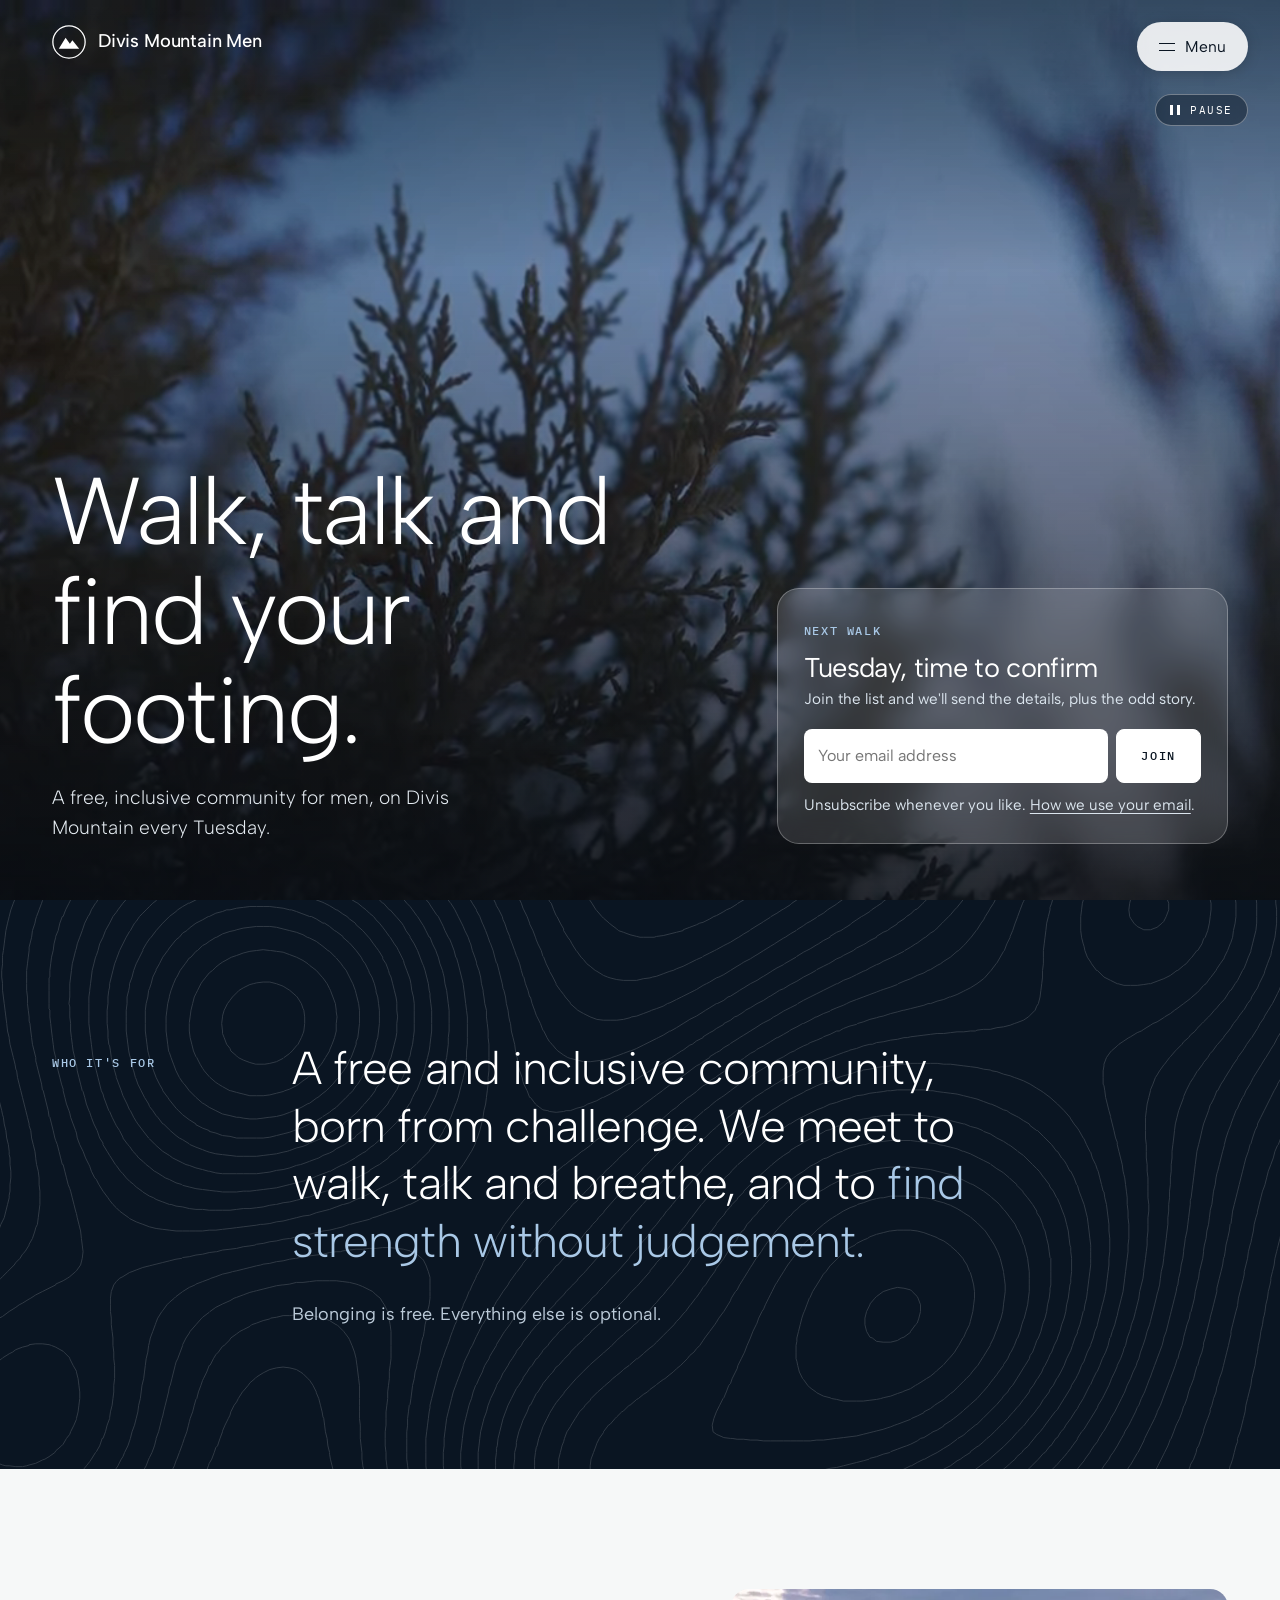
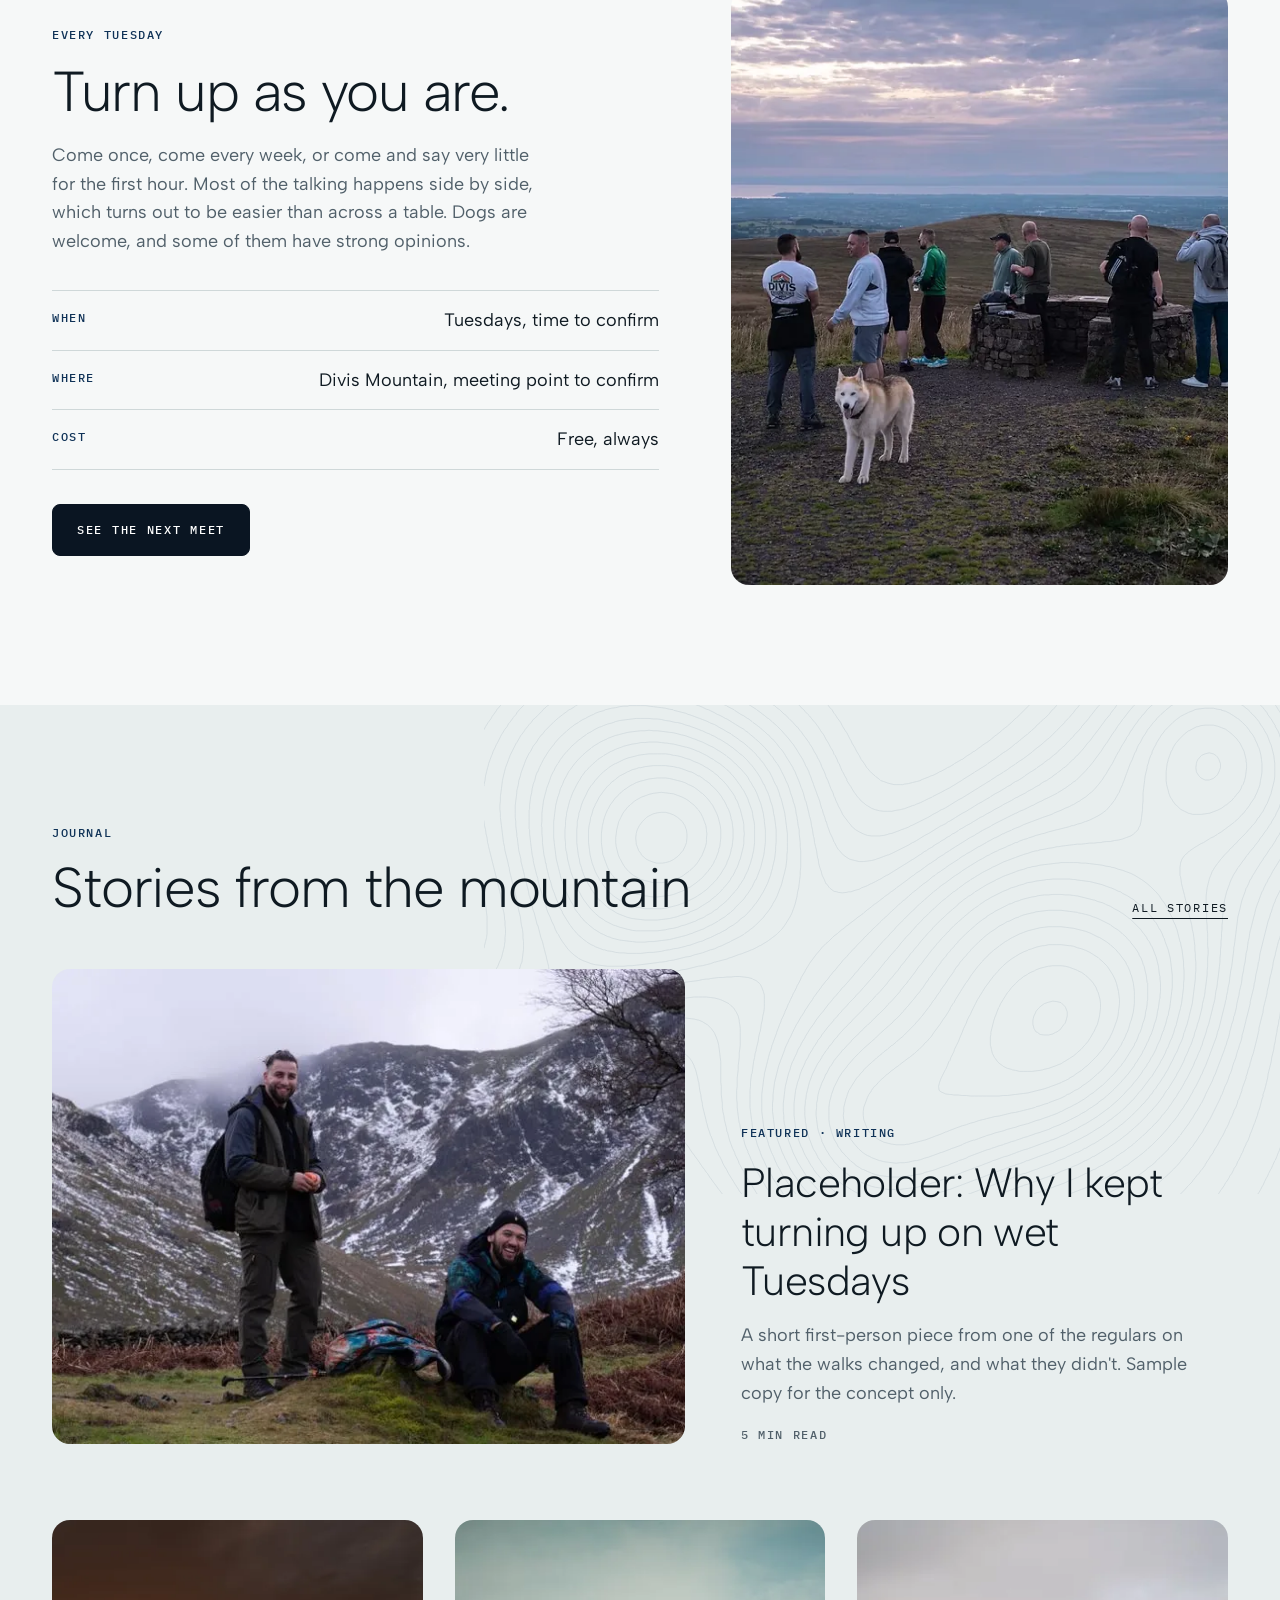
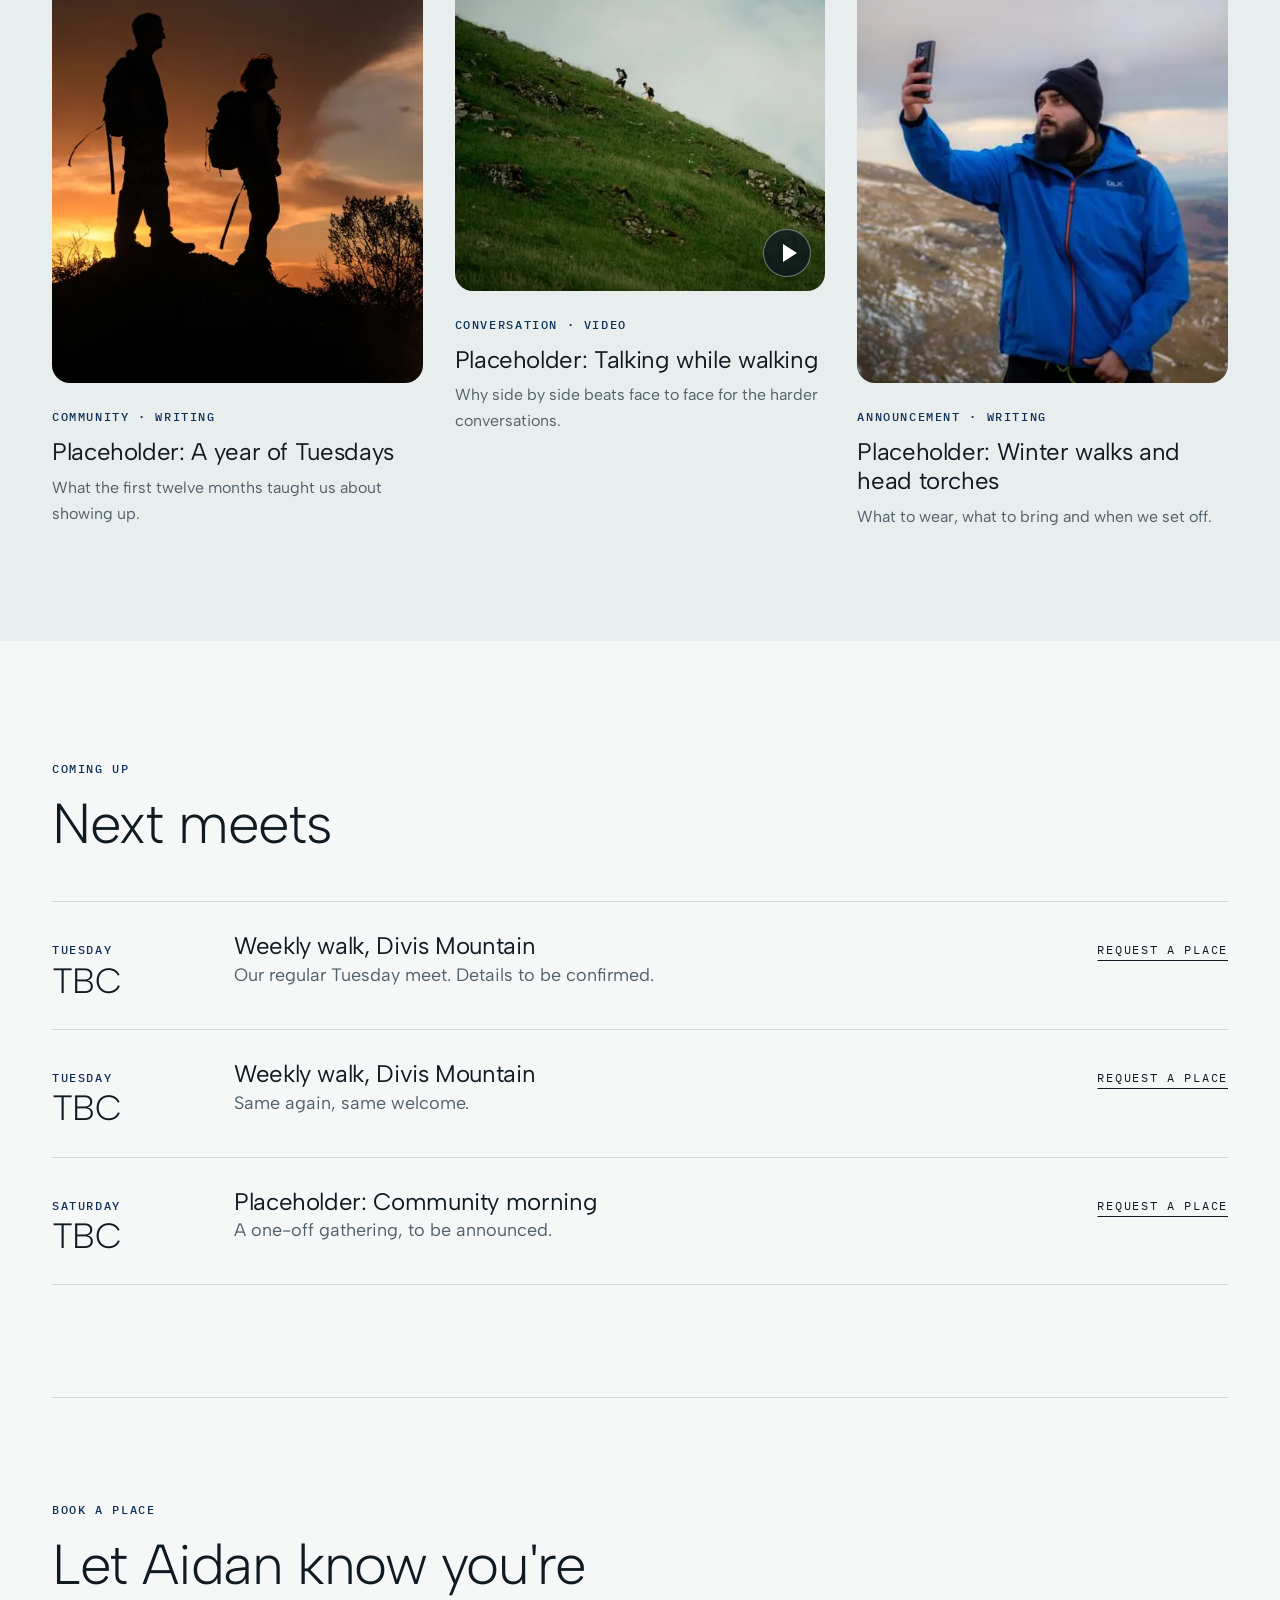
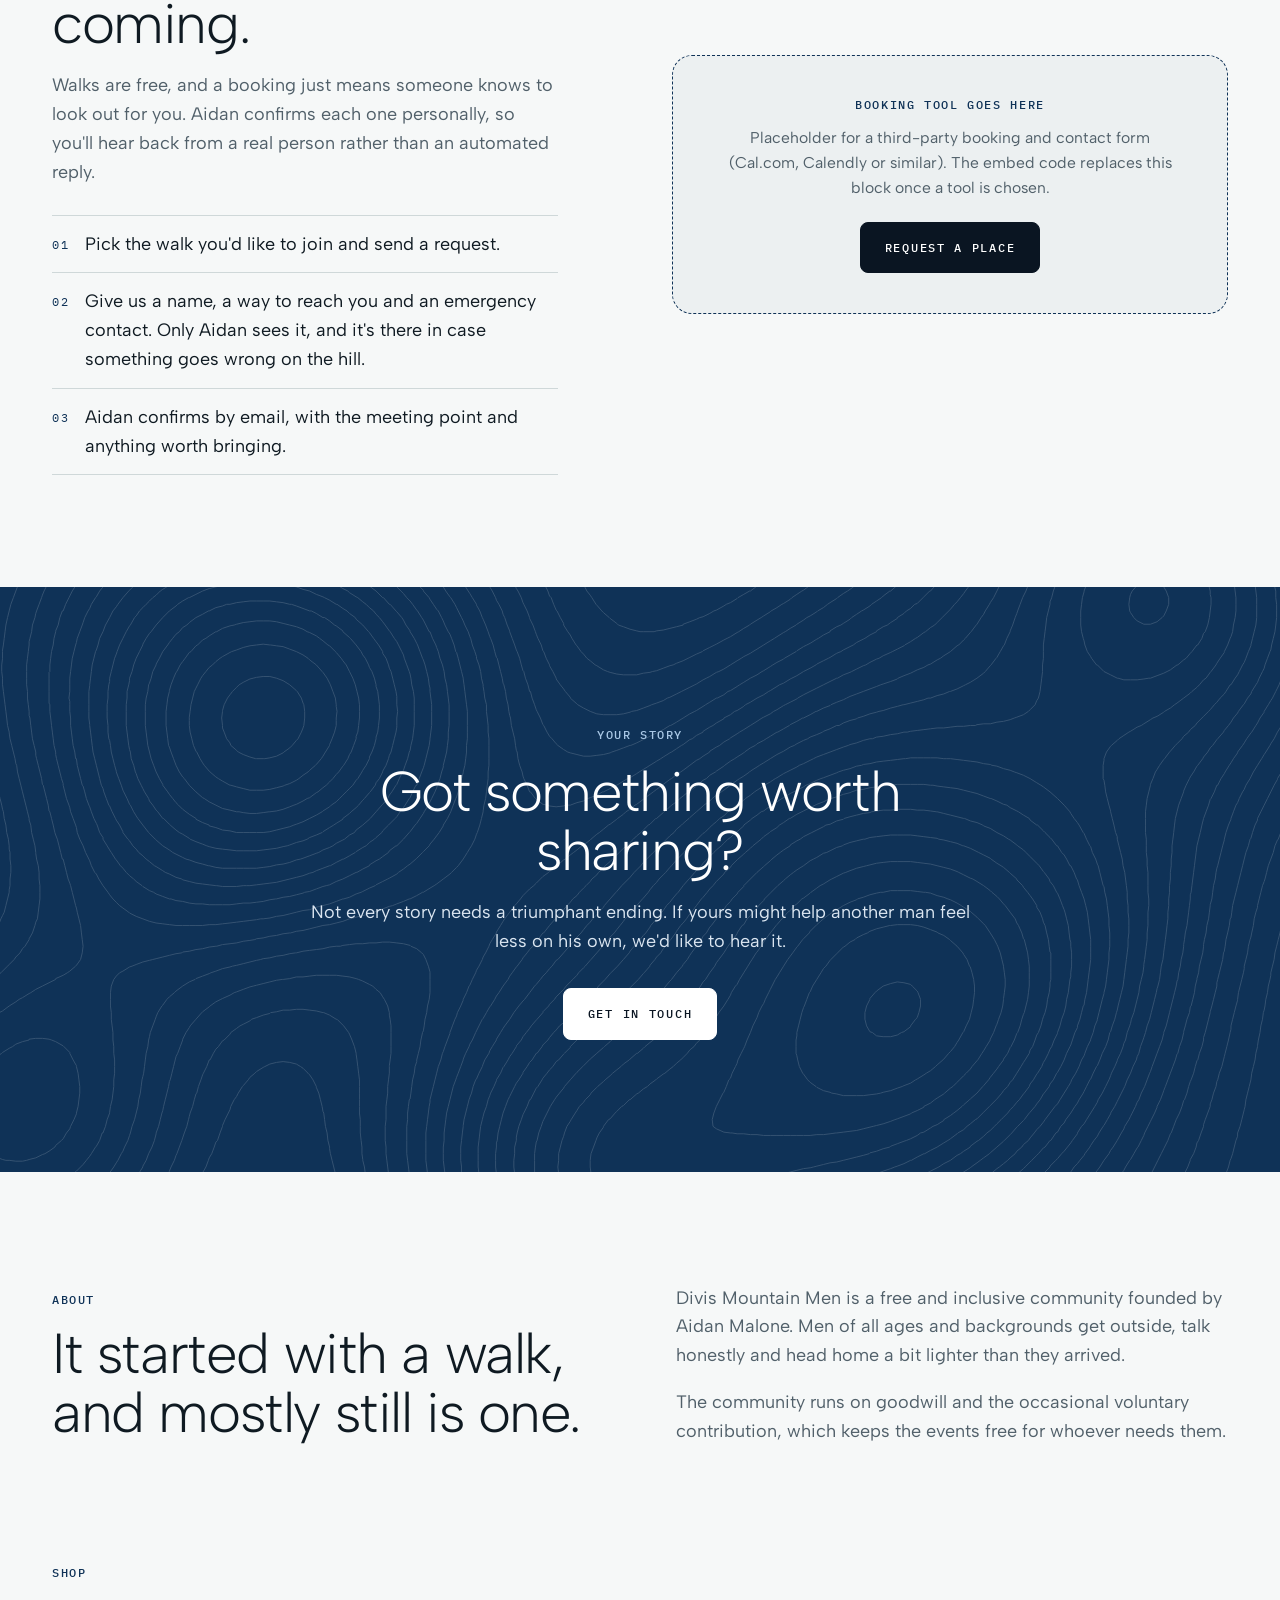
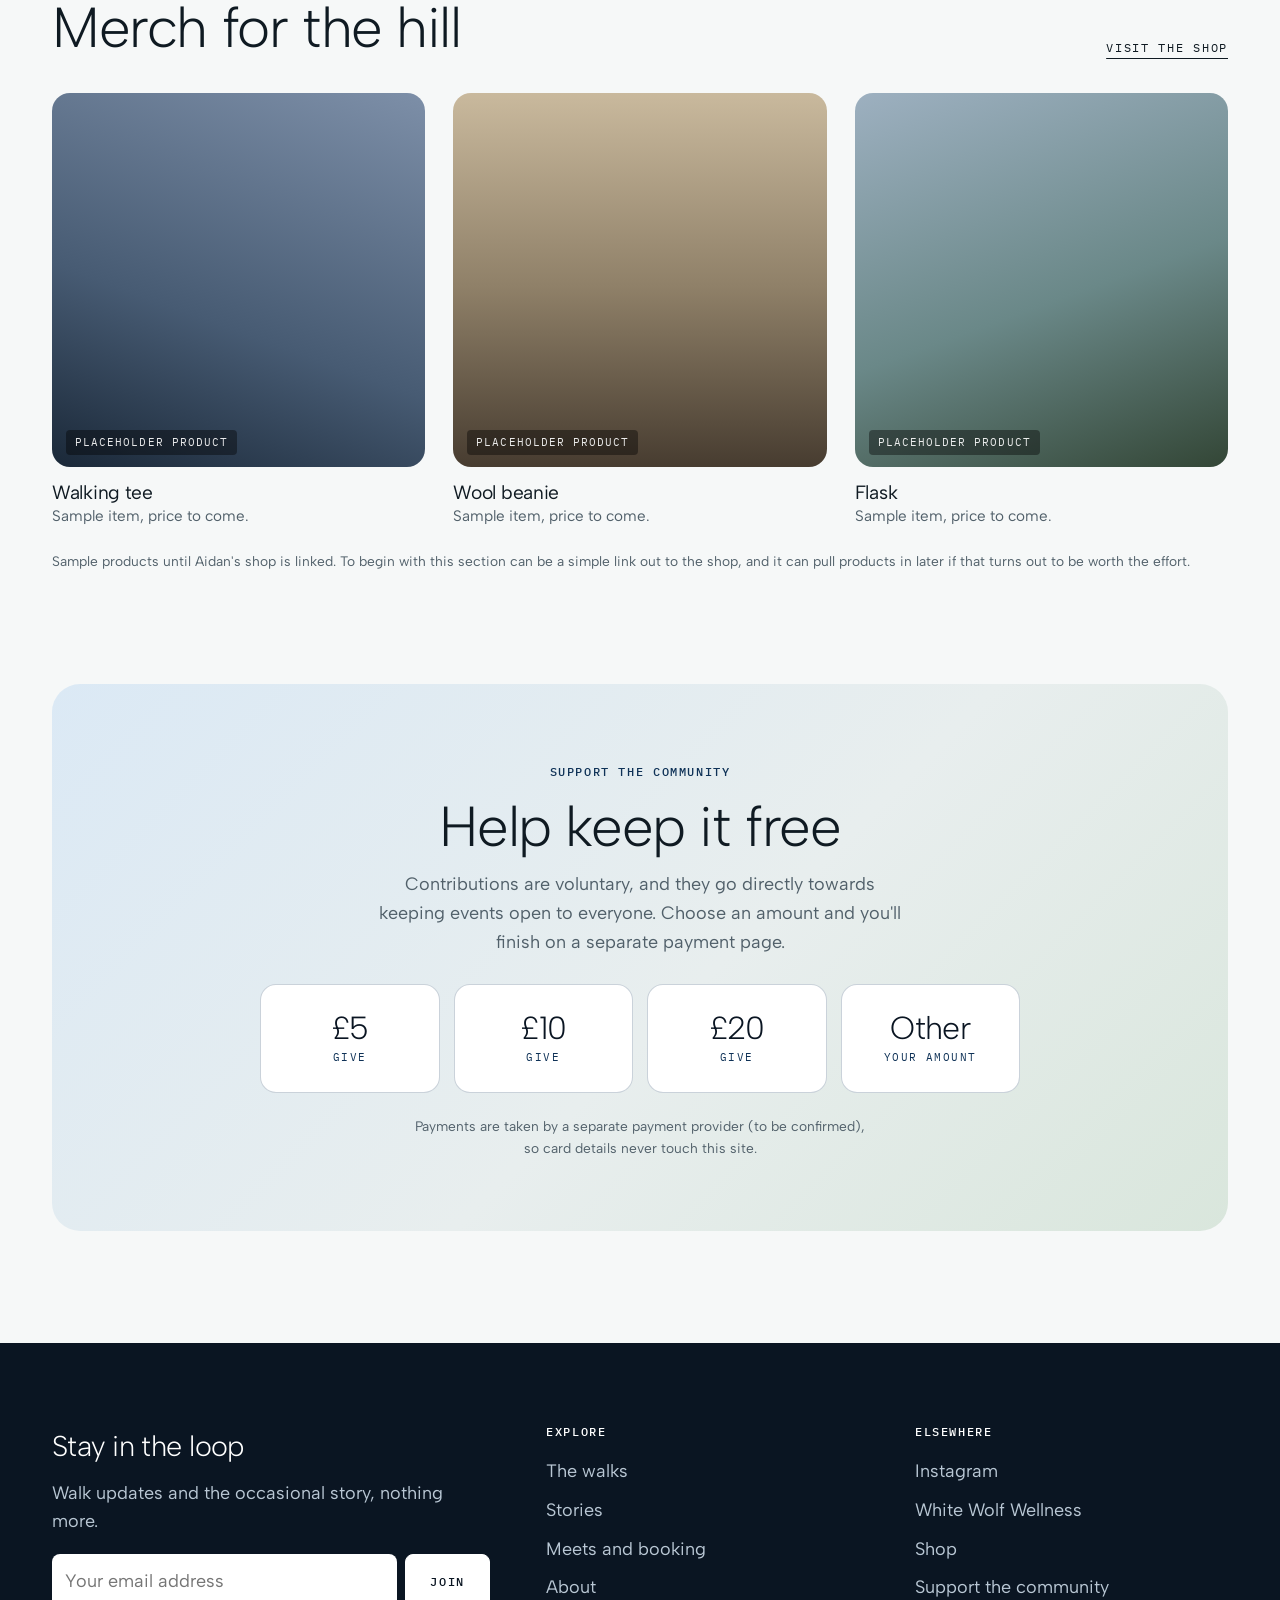
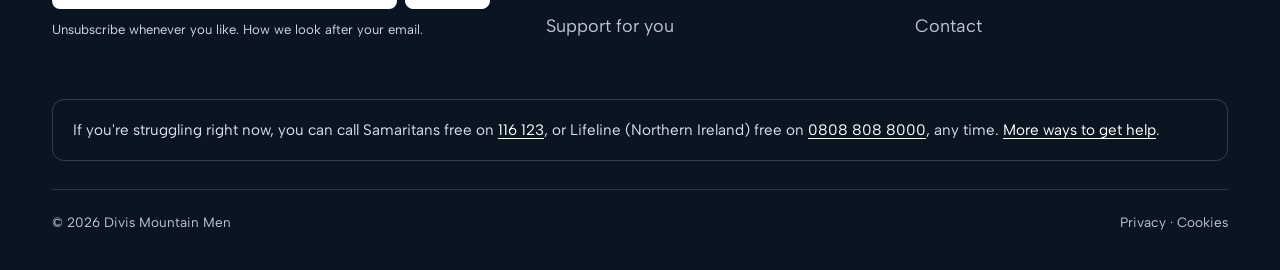
<file: index.html>
<!doctype html> 
<html lang="en-GB">
<head>
<meta charset="utf-8">
<meta name="viewport" content="width=device-width, initial-scale=1">
<title>Divis Mountain Men | Walk, talk and find your footing</title>
<meta name="description" content="A free and inclusive community for men, meeting every Tuesday on Divis Mountain. Stories, announcements and good company.">
<meta property="og:title" content="Divis Mountain Men">
<meta property="og:description" content="A free and inclusive community for men, meeting every Tuesday on Divis Mountain.">
<meta property="og:type" content="website">
<link rel="preconnect" href="https://fonts.googleapis.com">
<link rel="preconnect" href="https://fonts.gstatic.com" crossorigin>
<link href="https://fonts.googleapis.com/css2?family=Albert+Sans:wght@300;400;500;600&family=IBM+Plex+Mono:wght@400;500&display=swap" rel="stylesheet">
<script>document.documentElement.classList.add('js')</script>
<link rel="stylesheet" href="assets/css/site.css">
</head>
<body>

<header class="site">
  <div class="wrap nav">
    <a class="brand" href="#top" aria-label="Divis Mountain Men home">
      <!-- placeholder mark -->
      <svg viewBox="0 0 40 40" aria-hidden="true"><circle cx="20" cy="20" r="19" fill="none" stroke="#fff" stroke-width="1.5"/><path d="M8 28 16 15l5 7 3-4 8 10z" fill="#fff"/></svg>
      Divis Mountain Men
    </a>
  </div>
</header>
<button class="pill" id="open" aria-expanded="false" aria-controls="overlay"><i></i>Menu</button>

<nav class="overlay" id="overlay" aria-label="Main">
  <button class="pill close" id="close"><i></i>Close</button>
  <ul>
    <li><a href="#walks">The walks <small>Every Tuesday</small></a></li>
    <li><a href="stories.html">Stories <small>Journal</small></a></li>
    <li><a href="#events">Meets <small>Book a place</small></a></li>
    <li><a href="#about">About <small>Who we are</small></a></li>
    <li><a href="#shop">Shop <small>Merch</small></a></li>
    <li><a href="#support">Support us <small>Contribute</small></a></li>
    <li><a href="#join">Join the list <small>Updates</small></a></li>
    <li><a href="help.html">Need support? <small>Find help</small></a></li>
  </ul>
</nav>

<main id="top">
  <section class="hero">
    <video id="bgvid" autoplay muted loop playsinline preload="auto" poster="assets/hero-poster.jpg" aria-hidden="true">
      <source src="assets/hero-update.webm" type="video/webm">
      <source src="assets/hero-update.mp4" type="video/mp4">
    </video>
    <button class="vtoggle" id="vidtoggle" type="button" data-state="paused" aria-label="Play background video"><span class="ic" aria-hidden="true"></span><span class="lbl">Play</span></button>
    <div class="bottom"><div class="wrap hero-grid">
      <div>
        <h1>Walk, talk and find your footing.</h1>
        <p class="sub">A free, inclusive community for men, on Divis Mountain every Tuesday.</p>
      </div>
      <div class="card-next" id="join">
        <span class="mono">Next walk</span>
        <h2>Tuesday, time to confirm</h2>
        <p>Join the list and we'll send the details, plus the odd story.</p>
        <form class="join" data-form>
          <label for="email1" style="position:absolute;left:-9999px">Email address</label>
          <input id="email1" type="email" required placeholder="Your email address" autocomplete="email">
          <button class="btn light" type="submit">Join</button>
        </form>
        <div class="thanks" role="status">Thanks, you're on the list. We'll be in touch before the next walk.</div>
        <p class="fine">Unsubscribe whenever you like. <a href="privacy.html">How we use your email</a>.</p>
      </div>
    </div></div>
  </section>

  <section class="statement">
    <div class="wrap grid">
      <span class="mono">Who it's for</span>
      <div>
        <p class="big">A free and inclusive community, born from challenge. We meet to walk, talk and breathe, and to <em>find strength without judgement.</em></p>
        <p class="sig">Belonging is free. Everything else is optional.</p>
      </div>
    </div>
  </section>

  <section class="tuesday" id="walks">
    <div class="wrap t-grid">
      <div>
        <span class="mono" style="color:var(--navy)">Every Tuesday</span>
        <h2>Turn up as you are.</h2>
        <p>Come once, come every week, or come and say very little for the first hour. Most of the talking happens side by side, which turns out to be easier than across a table. Dogs are welcome, and some of them have strong opinions.</p>
        <dl class="facts">
          <div><dt class="mono">When</dt><dd>Tuesdays, time to confirm</dd></div>
          <div><dt class="mono">Where</dt><dd>Divis Mountain, meeting point to confirm</dd></div>
          <div><dt class="mono">Cost</dt><dd>Free, always</dd></div>
        </dl>
        <a class="btn" href="#events">See the next meet</a>
      </div>
      <div class="ph b"><picture><source type="image/webp" srcset="assets/img/walk-divis-dusk-400.webp 400w, assets/img/walk-divis-dusk-547.webp 547w" sizes="(max-width:900px) 92vw, 480px"><img src="assets/img/walk-divis-dusk-547.jpg" srcset="assets/img/walk-divis-dusk-400.jpg 400w, assets/img/walk-divis-dusk-547.jpg 547w" sizes="(max-width:900px) 92vw, 480px" width="547" height="656" alt="Men gathered at the viewpoint on Divis Mountain at dusk, talking in small groups, with a husky in the foreground" loading="lazy" decoding="async"></picture></div>
    </div>
  </section>

  <section class="stories" id="stories">
    <div class="wrap">
      <div class="sec-head">
        <div><span class="mono" style="color:var(--navy)">Journal</span><h2>Stories from the mountain</h2></div>
        <a class="textlink" href="stories.html">All stories</a>
      </div>
      <article class="feature">
        <div class="ph c"><picture><source type="image/webp" srcset="assets/img/story-two-men-480.webp 480w, assets/img/story-two-men-640.webp 640w" sizes="(max-width:900px) 92vw, 640px"><img src="assets/img/story-two-men-640.jpg" srcset="assets/img/story-two-men-480.jpg 480w, assets/img/story-two-men-640.jpg 640w" sizes="(max-width:900px) 92vw, 640px" width="640" height="480" alt="Two men laughing on a snowy hillside, one standing with a rucksack and one sitting on the grass" loading="lazy" decoding="async"></picture></div>
        <div>
          <span class="mono meta">Featured &middot; Writing</span>
          <h3><a href="story.html" style="text-decoration:none">Placeholder: Why I kept turning up on wet Tuesdays</a></h3>
          <p>A short first-person piece from one of the regulars on what the walks changed, and what they didn't. Sample copy for the concept only.</p>
          <p class="mono meta" style="margin-top:18px">5 min read</p>
        </div>
      </article>
      <div class="cards">
        <article class="card"><a href="story.html"><div class="ph d"><picture><source type="image/webp" srcset="assets/img/card-sunset-480.webp 480w, assets/img/card-sunset-800.webp 800w" sizes="(max-width:900px) 92vw, 370px"><img src="assets/img/card-sunset-800.jpg" srcset="assets/img/card-sunset-480.jpg 480w, assets/img/card-sunset-800.jpg 800w" sizes="(max-width:900px) 92vw, 370px" width="800" height="1000" alt="Two walkers with rucksacks silhouetted against an orange sunset on a hilltop" loading="lazy" decoding="async"></picture></div><span class="mono meta">Community &middot; Writing</span><h3>Placeholder: A year of Tuesdays</h3><p>What the first twelve months taught us about showing up.</p></a></article>
        <article class="card"><a href="story-video.html"><div class="ph"><picture><source type="image/webp" srcset="assets/img/card-climbers-320.webp 320w, assets/img/card-climbers-427.webp 427w" sizes="(max-width:900px) 92vw, 370px"><img src="assets/img/card-climbers-427.jpg" srcset="assets/img/card-climbers-320.jpg 320w, assets/img/card-climbers-427.jpg 427w" sizes="(max-width:900px) 92vw, 370px" width="427" height="427" alt="Two walkers climbing a steep green hillside under a pale sky" loading="lazy" decoding="async"></picture><i class="play" aria-hidden="true"></i></div><span class="mono meta">Conversation &middot; Video</span><h3>Placeholder: Talking while walking</h3><p>Why side by side beats face to face for the harder conversations.</p></a></article>
        <article class="card"><a href="story.html"><div class="ph c"><picture><source type="image/webp" srcset="assets/img/card-selfie-288.webp 288w, assets/img/card-selfie-384.webp 384w" sizes="(max-width:900px) 92vw, 370px"><img src="assets/img/card-selfie-384.jpg" srcset="assets/img/card-selfie-288.jpg 288w, assets/img/card-selfie-384.jpg 384w" sizes="(max-width:900px) 92vw, 370px" width="384" height="480" alt="A bearded man in a blue waterproof jacket and woollen hat taking a selfie on a winter hillside" loading="lazy" decoding="async"></picture></div><span class="mono meta">Announcement &middot; Writing</span><h3>Placeholder: Winter walks and head torches</h3><p>What to wear, what to bring and when we set off.</p></a></article>
      </div>
    </div>
  </section>

  <section class="events" id="events">
    <div class="wrap">
      <span class="mono" style="color:var(--navy)">Coming up</span>
      <h2>Next meets</h2>
      <div class="ev"><div class="date"><small class="mono">Tuesday</small>TBC</div><div><h3>Weekly walk, Divis Mountain</h3><p>Our regular Tuesday meet. Details to be confirmed.</p></div><a class="textlink" href="#book">Request a place</a></div>
      <div class="ev"><div class="date"><small class="mono">Tuesday</small>TBC</div><div><h3>Weekly walk, Divis Mountain</h3><p>Same again, same welcome.</p></div><a class="textlink" href="#book">Request a place</a></div>
      <div class="ev"><div class="date"><small class="mono">Saturday</small>TBC</div><div><h3>Placeholder: Community morning</h3><p>A one-off gathering, to be announced.</p></div><a class="textlink" href="#book">Request a place</a></div>
    </div>
  </section>


  <section class="book" id="book">
    <div class="wrap"><div class="book-box">
      <div>
        <span class="mono" style="color:var(--navy)">Book a place</span>
        <h2>Let Aidan know you're coming.</h2>
        <p>Walks are free, and a booking just means someone knows to look out for you. Aidan confirms each one personally, so you'll hear back from a real person rather than an automated reply.</p>
        <ol class="steps">
          <li>Pick the walk you'd like to join and send a request.</li>
          <li>Give us a name, a way to reach you and an emergency contact. Only Aidan sees it, and it's there in case something goes wrong on the hill.</li>
          <li>Aidan confirms by email, with the meeting point and anything worth bringing.</li>
        </ol>
      </div>
      <div class="slot-embed">
        <span class="mono">Booking tool goes here</span>
        <p>Placeholder for a third-party booking and contact form (Cal.com, Calendly or similar). The embed code replaces this block once a tool is chosen.</p>
        <a class="btn" href="#">Request a place</a>
      </div>
    </div></div>
  </section>

  <section class="share">
    <div class="wrap"><div class="in">
      <span class="mono">Your story</span>
      <h2>Got something worth sharing?</h2>
      <p>Not every story needs a triumphant ending. If yours might help another man feel less on his own, we'd like to hear it.</p>
      <a class="btn light" href="mailto:hello@example.com">Get in touch</a>
    </div></div>
  </section>

  <section class="about" id="about">
    <div class="wrap a-grid">
      <div><span class="mono" style="color:var(--navy)">About</span><h2>It started with a walk, and mostly still is one.</h2></div>
      <div>
        <p>Divis Mountain Men is a free and inclusive community founded by Aidan Malone. Men of all ages and backgrounds get outside, talk honestly and head home a bit lighter than they arrived.</p>
        <p>The community runs on goodwill and the occasional voluntary contribution, which keeps the events free for whoever needs them.</p>
      </div>
    </div>
  </section>


  <section class="shop" id="shop">
    <div class="wrap">
      <div class="sec-head">
        <div><span class="mono" style="color:var(--navy)">Shop</span><h2>Merch for the hill</h2></div>
        <a class="textlink" href="https://example.com/dmm-shop">Visit the shop</a>
      </div>
      <div class="shop-grid">
        <article><div class="ph d"><span>Placeholder product</span></div><h3>Walking tee</h3><p>Sample item, price to come.</p></article>
        <article><div class="ph c"><span>Placeholder product</span></div><h3>Wool beanie</h3><p>Sample item, price to come.</p></article>
        <article><div class="ph b"><span>Placeholder product</span></div><h3>Flask</h3><p>Sample item, price to come.</p></article>
      </div>
      <p class="note">Sample products until Aidan's shop is linked. To begin with this section can be a simple link out to the shop, and it can pull products in later if that turns out to be worth the effort.</p>
    </div>
  </section>

  <section class="support" id="support">
    <div class="wrap"><div class="box">
      <span class="mono" style="color:var(--navy)">Support the community</span>
      <h2>Help keep it free</h2>
      <p class="t">Contributions are voluntary, and they go directly towards keeping events open to everyone. Choose an amount and you'll finish on a separate payment page.</p>
      <div class="tiers">
        <a class="tier" href="#"><strong>&pound;5</strong><span>Give</span></a>
        <a class="tier" href="#"><strong>&pound;10</strong><span>Give</span></a>
        <a class="tier" href="#"><strong>&pound;20</strong><span>Give</span></a>
        <a class="tier" href="#"><strong>Other</strong><span>Your amount</span></a>
      </div>
      <p class="fine2">Payments are taken by a separate payment provider (to be confirmed), so card details never touch this site.</p>
    </div></div>
  </section>
</main>

<footer>
  <div class="wrap">
    <div class="f-grid">
      <div>
        <p class="head">Stay in the loop</p>
        <p>Walk updates and the occasional story, nothing more.</p>
        <form class="f-join" data-form>
          <label for="email2" style="position:absolute;left:-9999px">Email address</label>
          <input id="email2" type="email" required placeholder="Your email address">
          <button class="btn light" type="submit">Join</button>
        </form>
        <div class="thanks" role="status" style="margin-top:14px">Thanks, you're on the list.</div>
        <p class="fine">Unsubscribe whenever you like. <a href="privacy.html">How we look after your email</a>.</p>
      </div>
      <div><h4 class="mono">Explore</h4><ul><li><a href="#walks">The walks</a></li><li><a href="stories.html">Stories</a></li><li><a href="#events">Meets and booking</a></li><li><a href="#about">About</a></li><li><a href="help.html">Support for you</a></li></ul></div>
      <div><h4 class="mono">Elsewhere</h4><ul><li><a href="#">Instagram</a></li><li><a href="#">White Wolf Wellness</a></li><li><a href="#shop">Shop</a></li><li><a href="#support">Support the community</a></li><li><a href="#">Contact</a></li></ul></div>
    </div>
    <p class="crisis">If you're struggling right now, you can call Samaritans free on <a href="tel:116123">116 123</a>, or Lifeline (Northern Ireland) free on <a href="tel:08088088000">0808 808 8000</a>, any time. <a href="help.html">More ways to get help</a>.</p>
    <div class="legal"><span>&copy; 2026 Divis Mountain Men</span><span><a href="privacy.html">Privacy</a> &middot; <a href="privacy.html#cookies">Cookies</a></span></div>
  </div>
</footer>

<script>
document.querySelectorAll('[data-form]').forEach(function(f){
  f.addEventListener('submit',function(e){
    e.preventDefault();
    var t=f.nextElementSibling;
    while(t&&!(t.classList&&t.classList.contains('thanks'))){t=t.nextElementSibling;}
    f.style.display='none';
    if(t){t.style.display='block';}
  });
});
var ov=document.getElementById('overlay'),op=document.getElementById('open');
function setMenu(o){ov.classList.toggle('open',o);op.setAttribute('aria-expanded',o);document.body.style.overflow=o?'hidden':'';}
op.addEventListener('click',function(){setMenu(true);});
document.getElementById('close').addEventListener('click',function(){setMenu(false);});
ov.addEventListener('click',function(e){if(e.target.closest('a')){setMenu(false);}});
document.addEventListener('keydown',function(e){if(e.key==='Escape'){setMenu(false);}});
/* hero video: explicit start, retry on first interaction, visible control */
(function(){
  var v=document.getElementById('bgvid'),btn=document.getElementById('vidtoggle');
  if(!v){return;}
  var reduce=matchMedia('(prefers-reduced-motion: reduce)').matches,userPaused=false;
  v.muted=true;v.defaultMuted=true;
  function paint(){
    if(!btn){return;}
    var playing=!v.paused;
    btn.setAttribute('data-state',playing?'playing':'paused');
    btn.setAttribute('aria-label',playing?'Pause background video':'Play background video');
    btn.querySelector('.lbl').textContent=playing?'Pause':'Play';
  }
  function start(){
    if(userPaused){return;}
    var r=v.play();
    if(r&&r.catch){r.catch(function(err){if(err.name!=='AbortError'){console.warn('Hero video play() was refused:',err.name,err.message);}paint();});}
  }
  v.addEventListener('play',paint);v.addEventListener('pause',paint);
  [].forEach.call(v.querySelectorAll('source'),function(src){
    src.addEventListener('error',function(){console.warn('Hero video source failed to load:',src.src);});
  });
  v.addEventListener('error',function(){console.warn('Hero video error code:',v.error&&v.error.code);});
  if(btn){btn.addEventListener('click',function(){
    if(v.paused){userPaused=false;start();}else{userPaused=true;v.pause();}
  });}
  if(reduce){v.removeAttribute('autoplay');v.pause();userPaused=true;}
  else{
    start();
    v.addEventListener('loadeddata',start);
    ['pointerdown','keydown','touchstart'].forEach(function(t){
      window.addEventListener(t,function(){if(v.paused){start();}},{once:true,passive:true});
    });
  }
  paint();
})();

/* scroll reveals */
(function(){
  if(!('IntersectionObserver' in window)||matchMedia('(prefers-reduced-motion: reduce)').matches){return;}
  var sel='.statement .grid > *,.t-grid > *,.sec-head,.feature,.card,.ev,.share .in,.a-grid > *,.support .box,.book-box > *,.shop .sec-head,.shop-grid > *,.f-grid > *';
  var els=[].slice.call(document.querySelectorAll(sel));
  var counts=new Map();
  els.forEach(function(el){
    var p=el.parentElement,n=counts.get(p)||0;counts.set(p,n+1);
    el.style.setProperty('--d',((n%4)*0.09).toFixed(2)+'s');
    el.classList.add('reveal');
  });
  var io=new IntersectionObserver(function(es){
    es.forEach(function(e){if(e.isIntersecting){e.target.classList.add('in');io.unobserve(e.target);}});
  },{threshold:.12,rootMargin:'0px 0px -6% 0px'});
  els.forEach(function(el){io.observe(el);});
})();

/* topographic lines: drift against the cursor and a soft glow that follows it */
(function(){
  if(!matchMedia('(hover: hover) and (pointer: fine)').matches||matchMedia('(prefers-reduced-motion: reduce)').matches){return;}
  document.querySelectorAll('.statement,.share,.stories').forEach(function(el){
    var s={tx:0,ty:0,cx:0,cy:0,gx:0,gy:0,mx:0,my:0,raf:0,first:true};
    function frame(){
      s.cx+=(s.tx-s.cx)*.07;s.cy+=(s.ty-s.cy)*.07;
      s.gx+=(s.mx-s.gx)*.14;s.gy+=(s.my-s.gy)*.14;
      el.style.setProperty('--px',s.cx.toFixed(2)+'px');
      el.style.setProperty('--py',s.cy.toFixed(2)+'px');
      el.style.setProperty('--mx',(s.gx+24).toFixed(1)+'px');
      el.style.setProperty('--my',(s.gy+24).toFixed(1)+'px');
      var settled=Math.abs(s.tx-s.cx)<.03&&Math.abs(s.ty-s.cy)<.03&&Math.abs(s.mx-s.gx)<.5&&Math.abs(s.my-s.gy)<.5;
      s.raf=settled?0:requestAnimationFrame(frame);
    }
    function kick(){if(!s.raf){s.raf=requestAnimationFrame(frame);}}
    el.addEventListener('pointermove',function(e){
      var r=el.getBoundingClientRect();
      s.mx=e.clientX-r.left;s.my=e.clientY-r.top;
      if(s.first){s.gx=s.mx;s.gy=s.my;s.first=false;}
      s.tx=-((s.mx/r.width)-.5)*20;s.ty=-((s.my/r.height)-.5)*16;
      el.classList.add('hover');kick();
    });
    el.addEventListener('pointerleave',function(){
      s.tx=0;s.ty=0;s.first=true;el.classList.remove('hover');kick();
    });
  });
})();
</script>
</body>
</html>
</file>
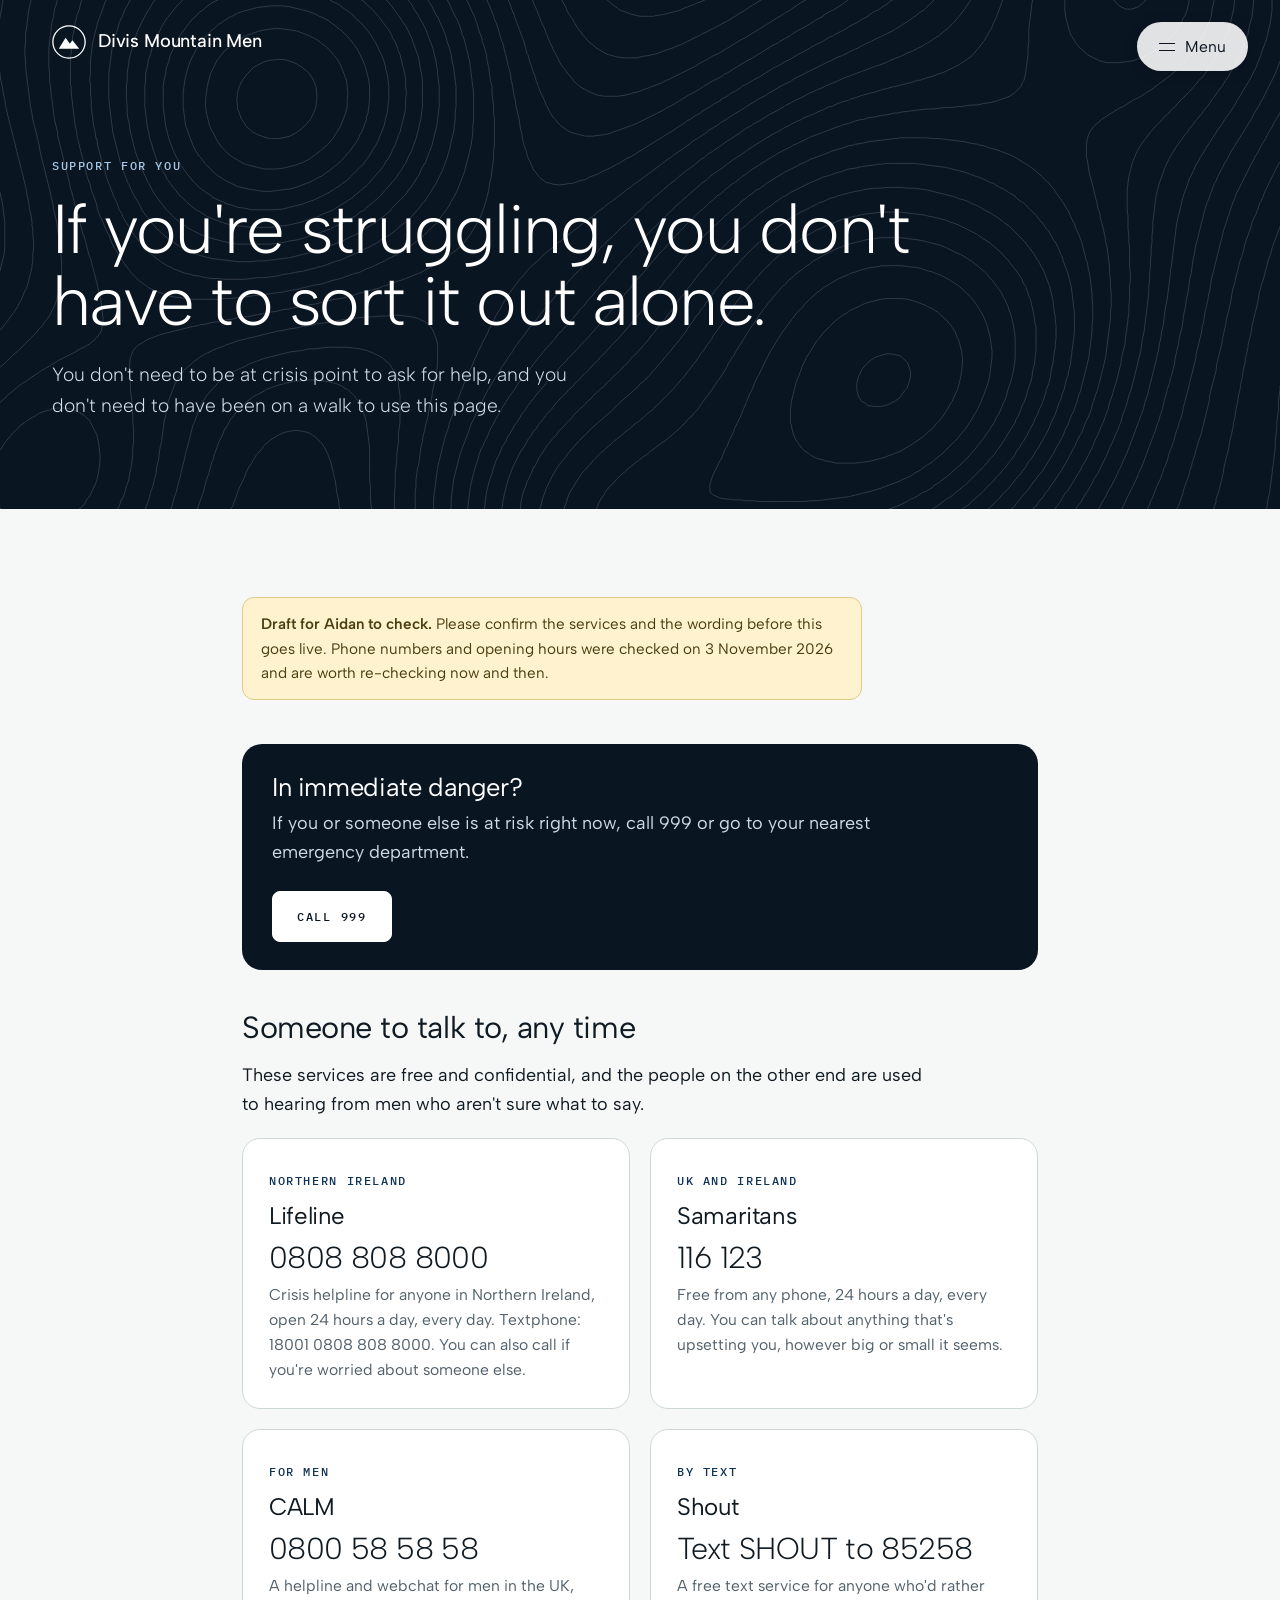
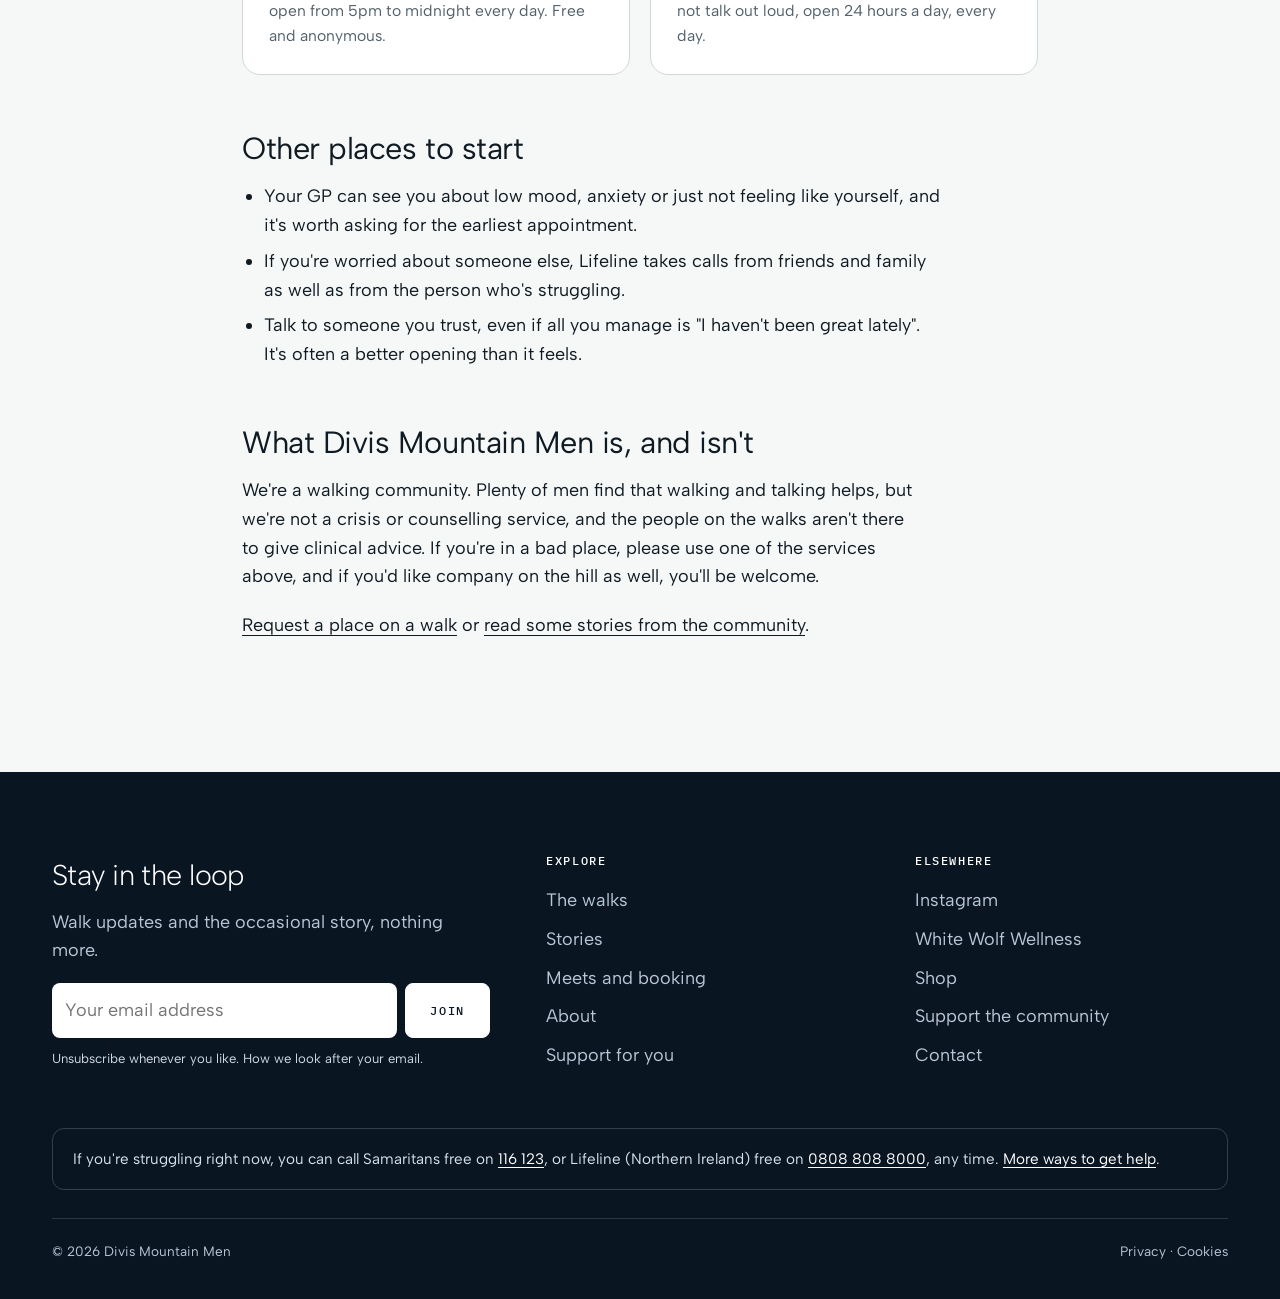
<file: help.html>
<!doctype html>
<html lang="en-GB">
<head>
<meta charset="utf-8">
<meta name="viewport" content="width=device-width, initial-scale=1">
<title>Support for anyone struggling | Divis Mountain Men</title>
<meta name="description" content="Free, confidential places to turn if you're struggling, including Lifeline in Northern Ireland, Samaritans, CALM and Shout.">
<meta property="og:title" content="Support for anyone struggling | Divis Mountain Men">
<meta property="og:description" content="Free, confidential places to turn if you're struggling, including Lifeline in Northern Ireland, Samaritans, CALM and Shout.">
<meta property="og:type" content="website">
<link rel="preconnect" href="https://fonts.googleapis.com">
<link rel="preconnect" href="https://fonts.gstatic.com" crossorigin>
<link href="https://fonts.googleapis.com/css2?family=Albert+Sans:wght@300;400;500;600&family=IBM+Plex+Mono:wght@400;500&display=swap" rel="stylesheet">
<script>document.documentElement.classList.add('js')</script>
<link rel="stylesheet" href="assets/css/site.css">
</head><body>

<header class="site">
  <div class="wrap nav">
    <a class="brand" href="index.html" aria-label="Divis Mountain Men home">
      <!-- placeholder mark -->
      <svg viewBox="0 0 40 40" aria-hidden="true"><circle cx="20" cy="20" r="19" fill="none" stroke="#fff" stroke-width="1.5"/><path d="M8 28 16 15l5 7 3-4 8 10z" fill="#fff"/></svg>
      Divis Mountain Men
    </a>
  </div>
</header>
<button class="pill" id="open" aria-expanded="false" aria-controls="overlay"><i></i>Menu</button>

<nav class="overlay" id="overlay" aria-label="Main">
  <button class="pill close" id="close"><i></i>Close</button>
  <ul>
    <li><a href="index.html#walks">The walks <small>Every Tuesday</small></a></li>
    <li><a href="stories.html">Stories <small>Journal</small></a></li>
    <li><a href="index.html#events">Meets <small>Book a place</small></a></li>
    <li><a href="index.html#about">About <small>Who we are</small></a></li>
    <li><a href="index.html#shop">Shop <small>Merch</small></a></li>
    <li><a href="index.html#support">Support us <small>Contribute</small></a></li>
    <li><a href="index.html#join">Join the list <small>Updates</small></a></li>
    <li><a href="help.html">Need support? <small>Find help</small></a></li>
  </ul>
</nav>

<main id="top">
  <section class="pagehead">
    <div class="wrap">
      <span class="mono">Support for you</span>
      <h1>If you're struggling, you don't have to sort it out alone.</h1>
      <p class="lead">You don't need to be at crisis point to ask for help, and you don't need to have been on a walk to use this page.</p>
    </div>
  </section>

  <section class="prose">
    <div class="wrap">
      <div class="draft"><strong>Draft for Aidan to check.</strong> Please confirm the services and the wording before this goes live. Phone numbers and opening hours were checked on 3 November 2026 and are worth re-checking now and then.</div>

      <div class="urgent">
        <div>
          <h2>In immediate danger?</h2>
          <p>If you or someone else is at risk right now, call 999 or go to your nearest emergency department.</p>
        </div>
        <a class="btn light" href="tel:999">Call 999</a>
      </div>

      <h2>Someone to talk to, any time</h2>
      <p>These services are free and confidential, and the people on the other end are used to hearing from men who aren't sure what to say.</p>

      <div class="helplines">
        <div class="hl">
          <span class="mono">Northern Ireland</span>
          <h3>Lifeline</h3>
          <span class="num"><a href="tel:08088088000">0808 808 8000</a></span>
          <p>Crisis helpline for anyone in Northern Ireland, open 24 hours a day, every day. Textphone: 18001 0808 808 8000. You can also call if you're worried about someone else.</p>
        </div>
        <div class="hl">
          <span class="mono">UK and Ireland</span>
          <h3>Samaritans</h3>
          <span class="num"><a href="tel:116123">116 123</a></span>
          <p>Free from any phone, 24 hours a day, every day. You can talk about anything that's upsetting you, however big or small it seems.</p>
        </div>
        <div class="hl">
          <span class="mono">For men</span>
          <h3>CALM</h3>
          <span class="num"><a href="tel:0800585858">0800 58 58 58</a></span>
          <p>A helpline and webchat for men in the UK, open from 5pm to midnight every day. Free and anonymous.</p>
        </div>
        <div class="hl">
          <span class="mono">By text</span>
          <h3>Shout</h3>
          <span class="num"><a href="sms:85258?body=SHOUT">Text SHOUT to 85258</a></span>
          <p>A free text service for anyone who'd rather not talk out loud, open 24 hours a day, every day.</p>
        </div>
      </div>

      <h2>Other places to start</h2>
      <ul class="list">
        <li>Your GP can see you about low mood, anxiety or just not feeling like yourself, and it's worth asking for the earliest appointment.</li>
        <li>If you're worried about someone else, Lifeline takes calls from friends and family as well as from the person who's struggling.</li>
        <li>Talk to someone you trust, even if all you manage is "I haven't been great lately". It's often a better opening than it feels.</li>
      </ul>

      <h2>What Divis Mountain Men is, and isn't</h2>
      <p>We're a walking community. Plenty of men find that walking and talking helps, but we're not a crisis or counselling service, and the people on the walks aren't there to give clinical advice. If you're in a bad place, please use one of the services above, and if you'd like company on the hill as well, you'll be welcome.</p>
      <p><a href="index.html#book">Request a place on a walk</a> or <a href="stories.html">read some stories from the community</a>.</p>
    </div>
  </section>
</main>

<footer>
  <div class="wrap">
    <div class="f-grid">
      <div>
        <p class="head">Stay in the loop</p>
        <p>Walk updates and the occasional story, nothing more.</p>
        <form class="f-join" data-form>
          <label for="email2" style="position:absolute;left:-9999px">Email address</label>
          <input id="email2" type="email" required placeholder="Your email address">
          <button class="btn light" type="submit">Join</button>
        </form>
        <div class="thanks" role="status" style="margin-top:14px">Thanks, you're on the list.</div>
        <p class="fine">Unsubscribe whenever you like. <a href="privacy.html">How we look after your email</a>.</p>
      </div>
      <div><h4 class="mono">Explore</h4><ul><li><a href="index.html#walks">The walks</a></li><li><a href="stories.html">Stories</a></li><li><a href="index.html#events">Meets and booking</a></li><li><a href="index.html#about">About</a></li><li><a href="help.html">Support for you</a></li></ul></div>
      <div><h4 class="mono">Elsewhere</h4><ul><li><a href="#">Instagram</a></li><li><a href="#">White Wolf Wellness</a></li><li><a href="index.html#shop">Shop</a></li><li><a href="index.html#support">Support the community</a></li><li><a href="#">Contact</a></li></ul></div>
    </div>
    <p class="crisis">If you're struggling right now, you can call Samaritans free on <a href="tel:116123">116 123</a>, or Lifeline (Northern Ireland) free on <a href="tel:08088088000">0808 808 8000</a>, any time. <a href="help.html">More ways to get help</a>.</p>
    <div class="legal"><span>&copy; 2026 Divis Mountain Men</span><span><a href="privacy.html">Privacy</a> &middot; <a href="privacy.html#cookies">Cookies</a></span></div>
  </div>
</footer>

<script src="assets/js/site.js"></script>
</body>
</html>
</file>
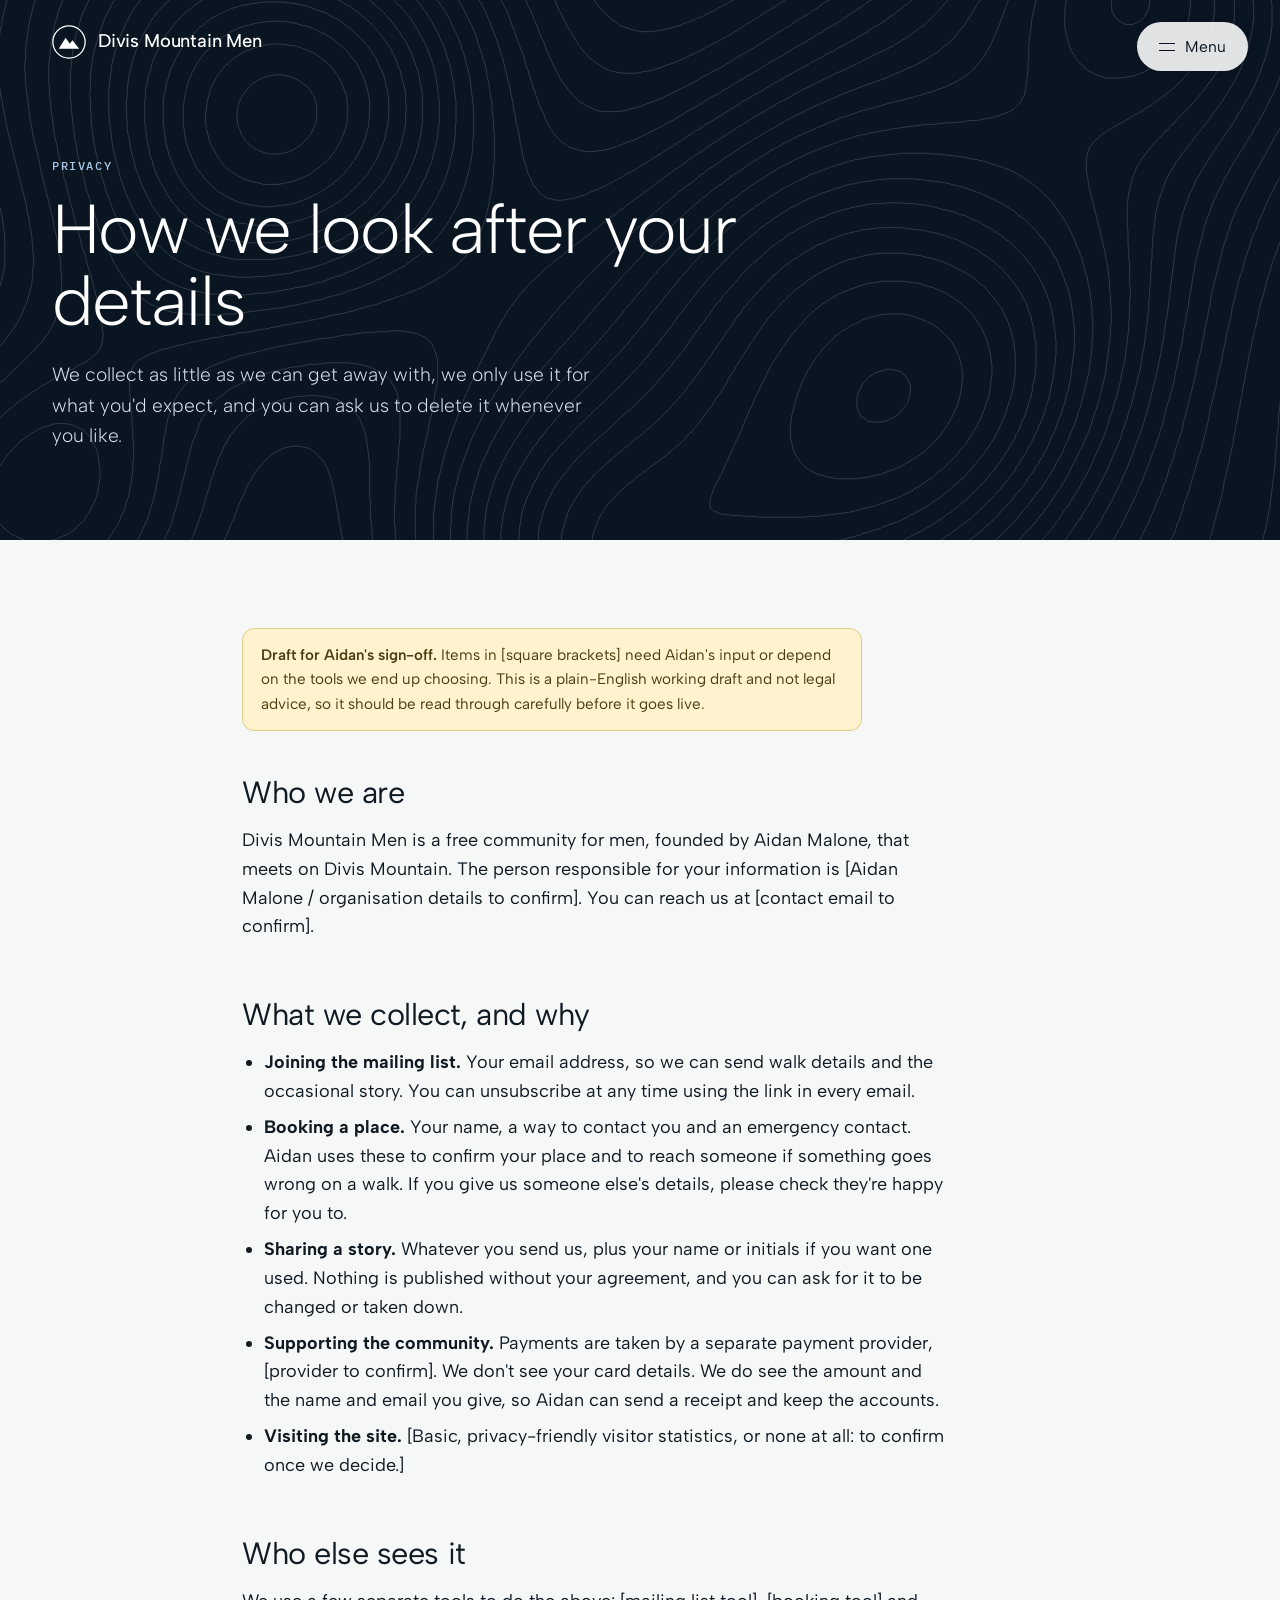
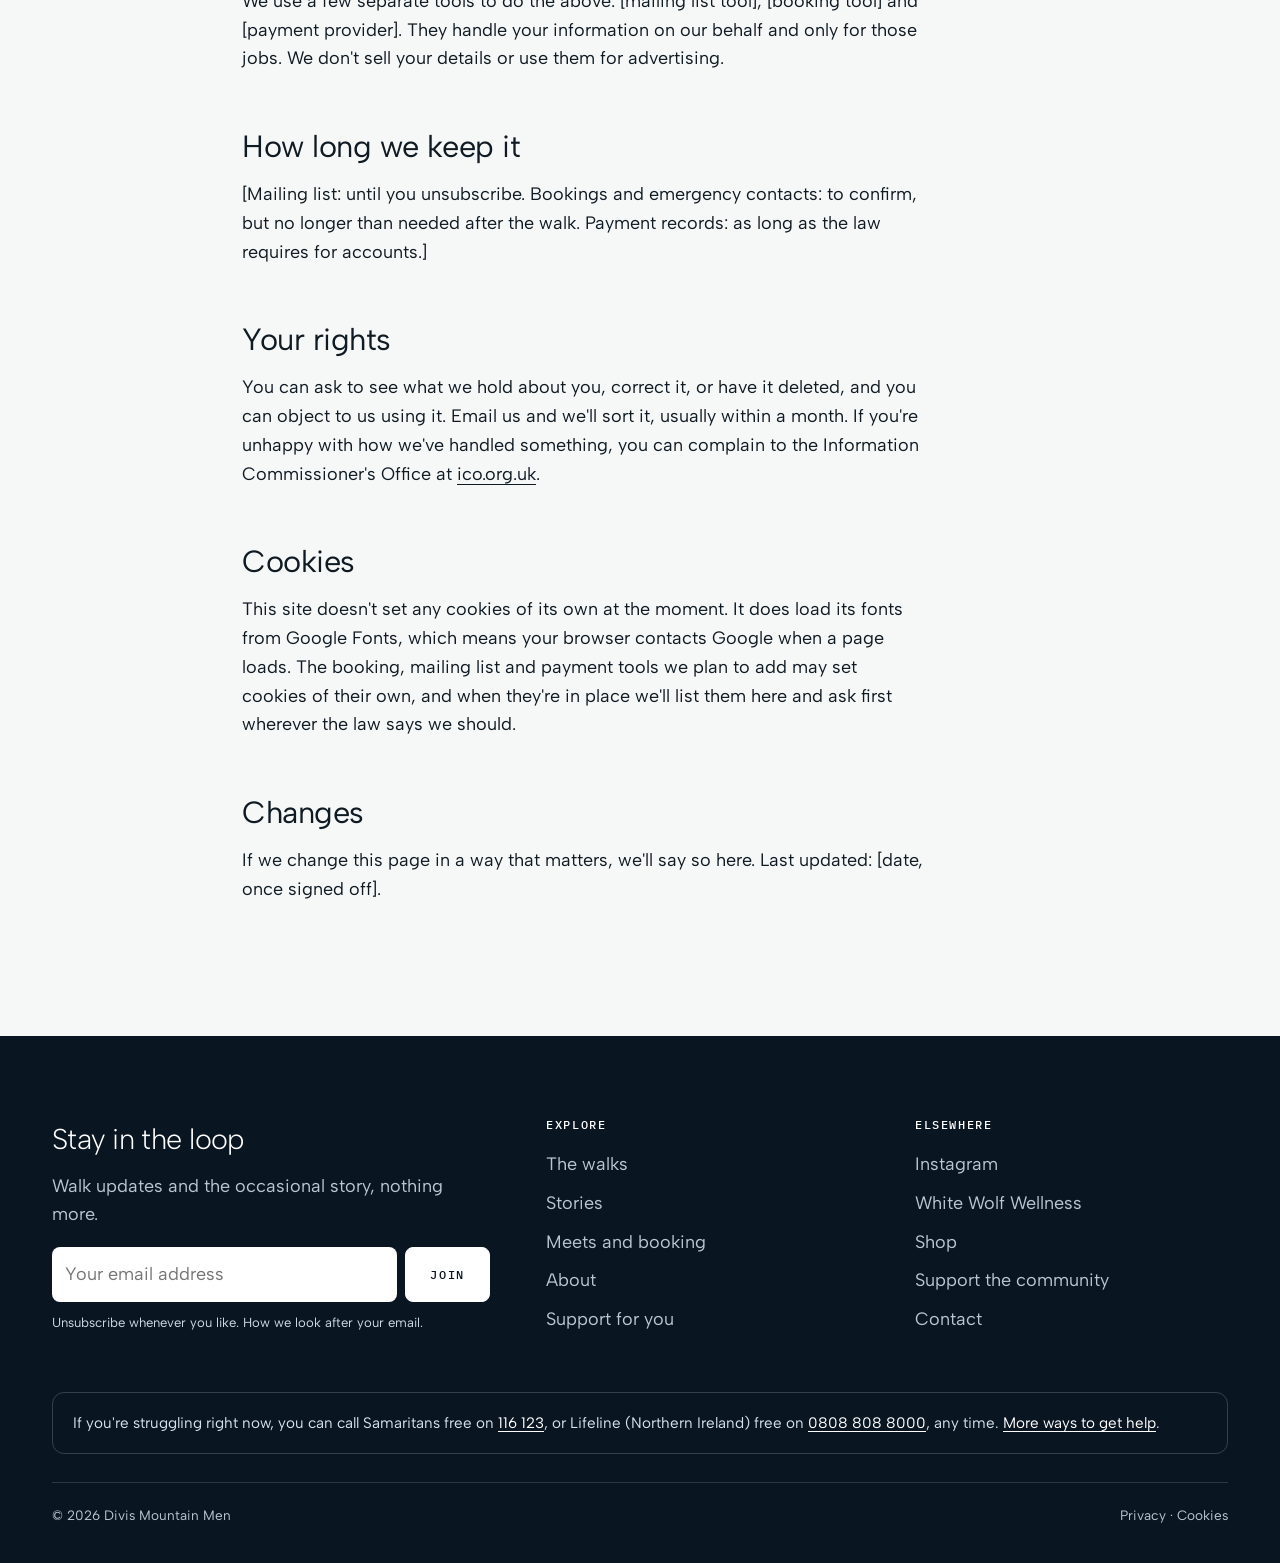
<file: privacy.html>
<!doctype html>
<html lang="en-GB">
<head>
<meta charset="utf-8">
<meta name="viewport" content="width=device-width, initial-scale=1">
<title>Privacy and cookies | Divis Mountain Men</title>
<meta name="description" content="A plain-English explanation of what Divis Mountain Men collects, why, who sees it and how to ask us to change or delete it.">
<meta property="og:title" content="Privacy and cookies | Divis Mountain Men">
<meta property="og:description" content="A plain-English explanation of what Divis Mountain Men collects, why, who sees it and how to ask us to change or delete it.">
<meta property="og:type" content="website">
<link rel="preconnect" href="https://fonts.googleapis.com">
<link rel="preconnect" href="https://fonts.gstatic.com" crossorigin>
<link href="https://fonts.googleapis.com/css2?family=Albert+Sans:wght@300;400;500;600&family=IBM+Plex+Mono:wght@400;500&display=swap" rel="stylesheet">
<script>document.documentElement.classList.add('js')</script>
<link rel="stylesheet" href="assets/css/site.css">
</head><body>

<header class="site">
  <div class="wrap nav">
    <a class="brand" href="index.html" aria-label="Divis Mountain Men home">
      <!-- placeholder mark -->
      <svg viewBox="0 0 40 40" aria-hidden="true"><circle cx="20" cy="20" r="19" fill="none" stroke="#fff" stroke-width="1.5"/><path d="M8 28 16 15l5 7 3-4 8 10z" fill="#fff"/></svg>
      Divis Mountain Men
    </a>
  </div>
</header>
<button class="pill" id="open" aria-expanded="false" aria-controls="overlay"><i></i>Menu</button>

<nav class="overlay" id="overlay" aria-label="Main">
  <button class="pill close" id="close"><i></i>Close</button>
  <ul>
    <li><a href="index.html#walks">The walks <small>Every Tuesday</small></a></li>
    <li><a href="stories.html">Stories <small>Journal</small></a></li>
    <li><a href="index.html#events">Meets <small>Book a place</small></a></li>
    <li><a href="index.html#about">About <small>Who we are</small></a></li>
    <li><a href="index.html#shop">Shop <small>Merch</small></a></li>
    <li><a href="index.html#support">Support us <small>Contribute</small></a></li>
    <li><a href="index.html#join">Join the list <small>Updates</small></a></li>
    <li><a href="help.html">Need support? <small>Find help</small></a></li>
  </ul>
</nav>

<main id="top">
  <section class="pagehead">
    <div class="wrap">
      <span class="mono">Privacy</span>
      <h1>How we look after your details</h1>
      <p class="lead">We collect as little as we can get away with, we only use it for what you'd expect, and you can ask us to delete it whenever you like.</p>
    </div>
  </section>

  <section class="prose">
    <div class="wrap">
      <div class="draft"><strong>Draft for Aidan's sign-off.</strong> Items in [square brackets] need Aidan's input or depend on the tools we end up choosing. This is a plain-English working draft and not legal advice, so it should be read through carefully before it goes live.</div>

      <h2>Who we are</h2>
      <p>Divis Mountain Men is a free community for men, founded by Aidan Malone, that meets on Divis Mountain. The person responsible for your information is [Aidan Malone / organisation details to confirm]. You can reach us at [contact email to confirm].</p>

      <h2>What we collect, and why</h2>
      <ul class="list">
        <li><strong>Joining the mailing list.</strong> Your email address, so we can send walk details and the occasional story. You can unsubscribe at any time using the link in every email.</li>
        <li><strong>Booking a place.</strong> Your name, a way to contact you and an emergency contact. Aidan uses these to confirm your place and to reach someone if something goes wrong on a walk. If you give us someone else's details, please check they're happy for you to.</li>
        <li><strong>Sharing a story.</strong> Whatever you send us, plus your name or initials if you want one used. Nothing is published without your agreement, and you can ask for it to be changed or taken down.</li>
        <li><strong>Supporting the community.</strong> Payments are taken by a separate payment provider, [provider to confirm]. We don't see your card details. We do see the amount and the name and email you give, so Aidan can send a receipt and keep the accounts.</li>
        <li><strong>Visiting the site.</strong> [Basic, privacy-friendly visitor statistics, or none at all: to confirm once we decide.]</li>
      </ul>

      <h2>Who else sees it</h2>
      <p>We use a few separate tools to do the above: [mailing list tool], [booking tool] and [payment provider]. They handle your information on our behalf and only for those jobs. We don't sell your details or use them for advertising.</p>

      <h2>How long we keep it</h2>
      <p>[Mailing list: until you unsubscribe. Bookings and emergency contacts: to confirm, but no longer than needed after the walk. Payment records: as long as the law requires for accounts.]</p>

      <h2>Your rights</h2>
      <p>You can ask to see what we hold about you, correct it, or have it deleted, and you can object to us using it. Email us and we'll sort it, usually within a month. If you're unhappy with how we've handled something, you can complain to the Information Commissioner's Office at <a href="https://ico.org.uk">ico.org.uk</a>.</p>

      <h2 id="cookies">Cookies</h2>
      <p>This site doesn't set any cookies of its own at the moment. It does load its fonts from Google Fonts, which means your browser contacts Google when a page loads. The booking, mailing list and payment tools we plan to add may set cookies of their own, and when they're in place we'll list them here and ask first wherever the law says we should.</p>

      <h2>Changes</h2>
      <p>If we change this page in a way that matters, we'll say so here. Last updated: [date, once signed off].</p>
    </div>
  </section>
</main>

<footer>
  <div class="wrap">
    <div class="f-grid">
      <div>
        <p class="head">Stay in the loop</p>
        <p>Walk updates and the occasional story, nothing more.</p>
        <form class="f-join" data-form>
          <label for="email2" style="position:absolute;left:-9999px">Email address</label>
          <input id="email2" type="email" required placeholder="Your email address">
          <button class="btn light" type="submit">Join</button>
        </form>
        <div class="thanks" role="status" style="margin-top:14px">Thanks, you're on the list.</div>
        <p class="fine">Unsubscribe whenever you like. <a href="privacy.html">How we look after your email</a>.</p>
      </div>
      <div><h4 class="mono">Explore</h4><ul><li><a href="index.html#walks">The walks</a></li><li><a href="stories.html">Stories</a></li><li><a href="index.html#events">Meets and booking</a></li><li><a href="index.html#about">About</a></li><li><a href="help.html">Support for you</a></li></ul></div>
      <div><h4 class="mono">Elsewhere</h4><ul><li><a href="#">Instagram</a></li><li><a href="#">White Wolf Wellness</a></li><li><a href="index.html#shop">Shop</a></li><li><a href="index.html#support">Support the community</a></li><li><a href="#">Contact</a></li></ul></div>
    </div>
    <p class="crisis">If you're struggling right now, you can call Samaritans free on <a href="tel:116123">116 123</a>, or Lifeline (Northern Ireland) free on <a href="tel:08088088000">0808 808 8000</a>, any time. <a href="help.html">More ways to get help</a>.</p>
    <div class="legal"><span>&copy; 2026 Divis Mountain Men</span><span><a href="privacy.html">Privacy</a> &middot; <a href="privacy.html#cookies">Cookies</a></span></div>
  </div>
</footer>

<script src="assets/js/site.js"></script>
</body>
</html>
</file>
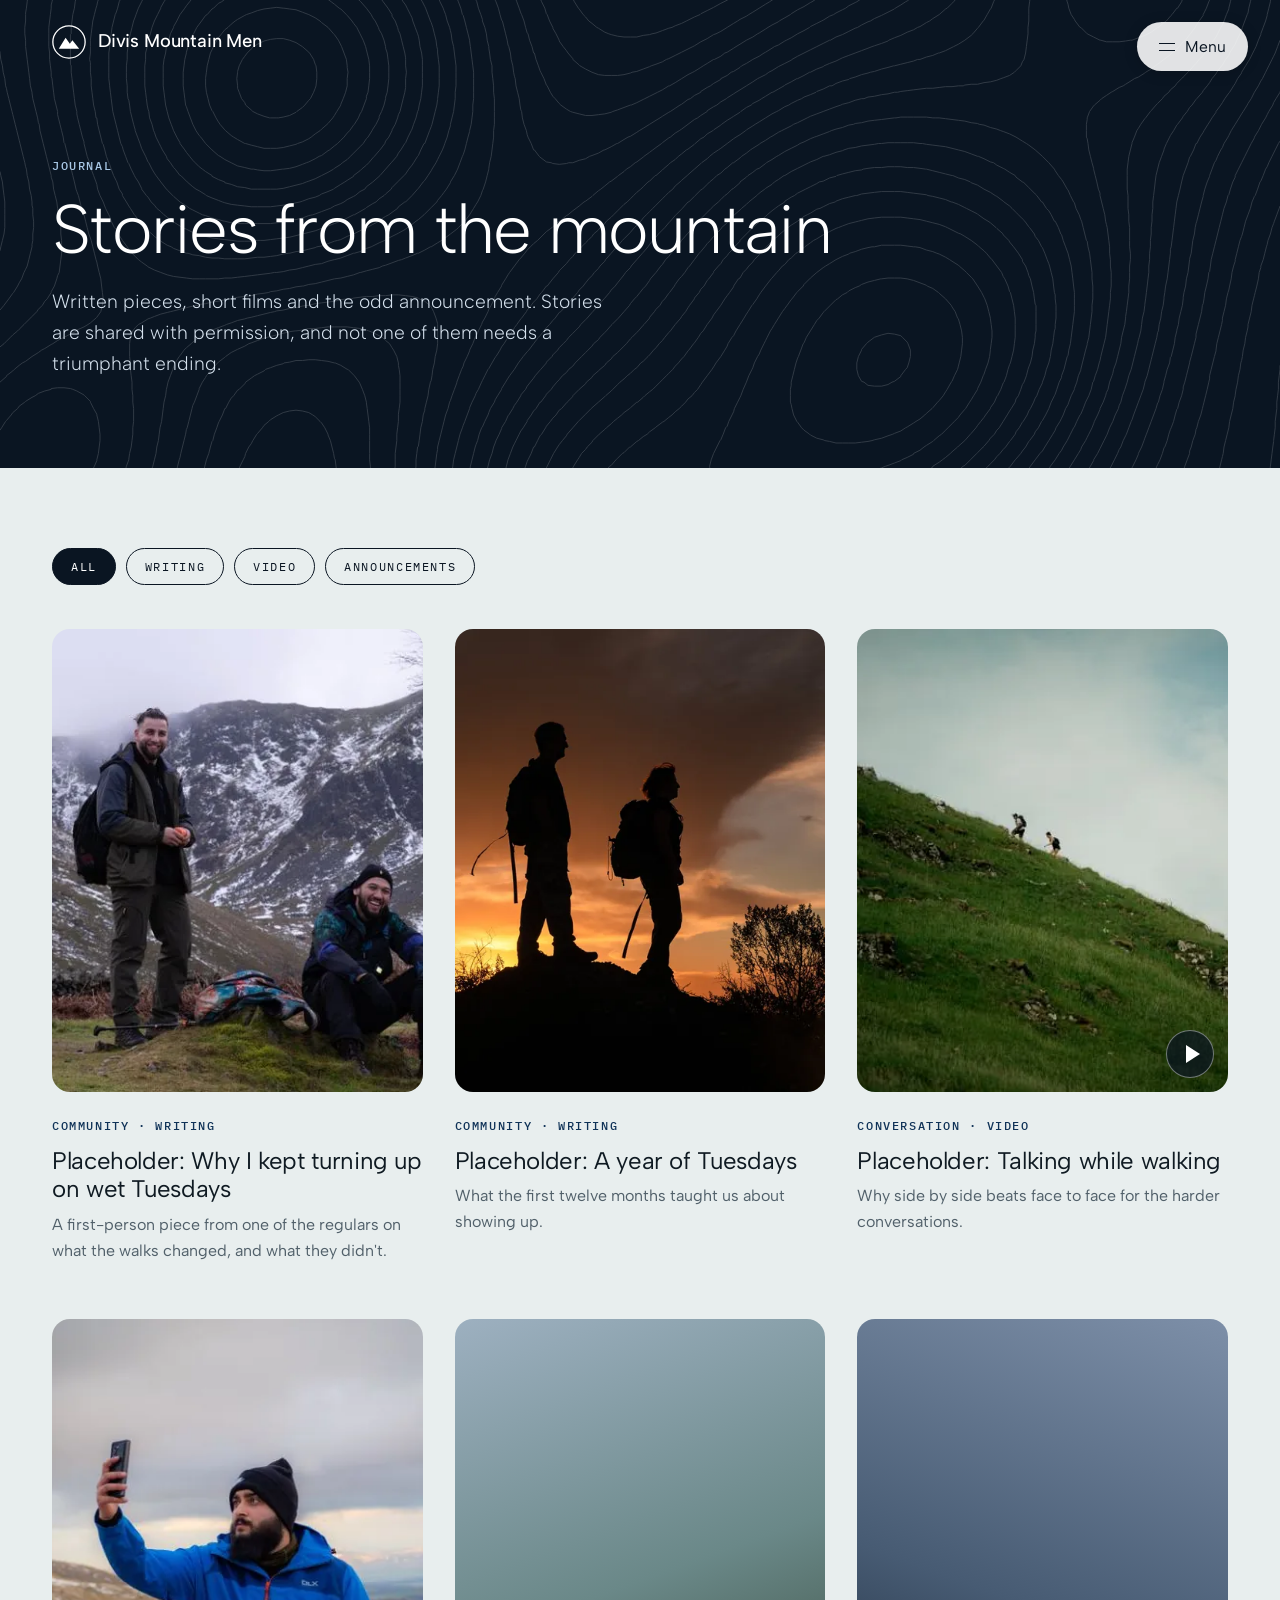
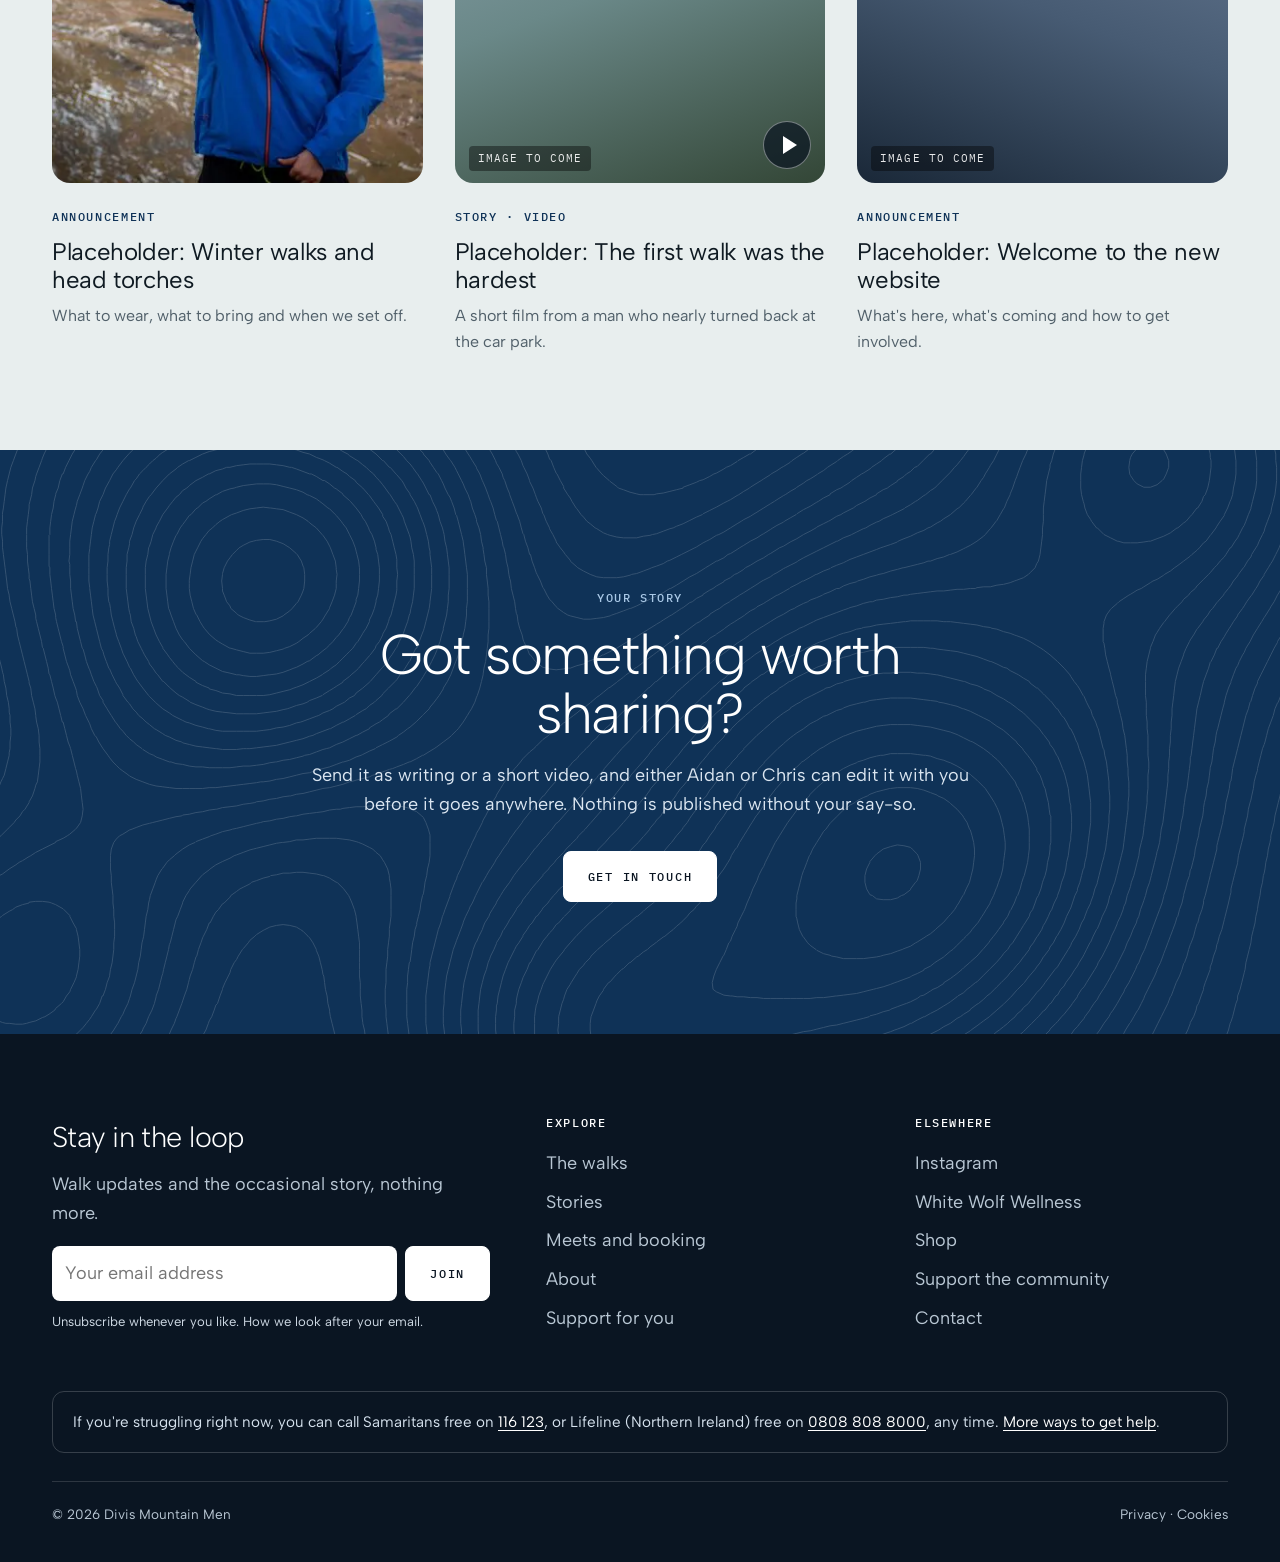
<file: stories.html>
<!doctype html>
<html lang="en-GB">
<head>
<meta charset="utf-8">
<meta name="viewport" content="width=device-width, initial-scale=1">
<title>Stories | Divis Mountain Men</title>
<meta name="description" content="Stories from the mountain: written pieces, short films and announcements from the Divis Mountain Men community.">
<meta property="og:title" content="Stories | Divis Mountain Men">
<meta property="og:description" content="Stories from the mountain: written pieces, short films and announcements from the Divis Mountain Men community.">
<meta property="og:type" content="website">
<link rel="preconnect" href="https://fonts.googleapis.com">
<link rel="preconnect" href="https://fonts.gstatic.com" crossorigin>
<link href="https://fonts.googleapis.com/css2?family=Albert+Sans:wght@300;400;500;600&family=IBM+Plex+Mono:wght@400;500&display=swap" rel="stylesheet">
<script>document.documentElement.classList.add('js')</script>
<link rel="stylesheet" href="assets/css/site.css">
</head><body>

<header class="site">
  <div class="wrap nav">
    <a class="brand" href="index.html" aria-label="Divis Mountain Men home">
      <!-- placeholder mark -->
      <svg viewBox="0 0 40 40" aria-hidden="true"><circle cx="20" cy="20" r="19" fill="none" stroke="#fff" stroke-width="1.5"/><path d="M8 28 16 15l5 7 3-4 8 10z" fill="#fff"/></svg>
      Divis Mountain Men
    </a>
  </div>
</header>
<button class="pill" id="open" aria-expanded="false" aria-controls="overlay"><i></i>Menu</button>

<nav class="overlay" id="overlay" aria-label="Main">
  <button class="pill close" id="close"><i></i>Close</button>
  <ul>
    <li><a href="index.html#walks">The walks <small>Every Tuesday</small></a></li>
    <li><a href="stories.html">Stories <small>Journal</small></a></li>
    <li><a href="index.html#events">Meets <small>Book a place</small></a></li>
    <li><a href="index.html#about">About <small>Who we are</small></a></li>
    <li><a href="index.html#shop">Shop <small>Merch</small></a></li>
    <li><a href="index.html#support">Support us <small>Contribute</small></a></li>
    <li><a href="index.html#join">Join the list <small>Updates</small></a></li>
    <li><a href="help.html">Need support? <small>Find help</small></a></li>
  </ul>
</nav>

<main id="top">
  <section class="pagehead">
    <div class="wrap">
      <span class="mono">Journal</span>
      <h1>Stories from the mountain</h1>
      <p class="lead">Written pieces, short films and the odd announcement. Stories are shared with permission, and not one of them needs a triumphant ending.</p>
    </div>
  </section>

  <section class="listing">
    <div class="wrap">
      <div class="filters" role="group" aria-label="Filter stories">
        <button class="chip" type="button" data-filter="all" aria-pressed="true">All</button>
        <button class="chip" type="button" data-filter="writing" aria-pressed="false">Writing</button>
        <button class="chip" type="button" data-filter="video" aria-pressed="false">Video</button>
        <button class="chip" type="button" data-filter="announcement" aria-pressed="false">Announcements</button>
      </div>
      <div class="cards">
        <article class="card" data-kind="writing community"><a href="story.html"><div class="ph c"><picture><source type="image/webp" srcset="assets/img/story-two-men-480.webp 480w, assets/img/story-two-men-640.webp 640w" sizes="(max-width:900px) 92vw, 640px"><img src="assets/img/story-two-men-640.jpg" srcset="assets/img/story-two-men-480.jpg 480w, assets/img/story-two-men-640.jpg 640w" sizes="(max-width:900px) 92vw, 640px" width="640" height="480" alt="Two men laughing on a snowy hillside, one standing with a rucksack and one sitting on the grass" loading="lazy" decoding="async"></picture></div><span class="mono meta">Community &middot; Writing</span><h3>Placeholder: Why I kept turning up on wet Tuesdays</h3><p>A first-person piece from one of the regulars on what the walks changed, and what they didn't.</p></a></article>
        <article class="card" data-kind="writing community"><a href="story.html"><div class="ph d"><picture><source type="image/webp" srcset="assets/img/card-sunset-480.webp 480w, assets/img/card-sunset-800.webp 800w" sizes="(max-width:900px) 92vw, 370px"><img src="assets/img/card-sunset-800.jpg" srcset="assets/img/card-sunset-480.jpg 480w, assets/img/card-sunset-800.jpg 800w" sizes="(max-width:900px) 92vw, 370px" width="800" height="1000" alt="Two walkers with rucksacks silhouetted against an orange sunset on a hilltop" loading="lazy" decoding="async"></picture></div><span class="mono meta">Community &middot; Writing</span><h3>Placeholder: A year of Tuesdays</h3><p>What the first twelve months taught us about showing up.</p></a></article>
        <article class="card" data-kind="video conversation"><a href="story-video.html"><div class="ph "><picture><source type="image/webp" srcset="assets/img/card-climbers-320.webp 320w, assets/img/card-climbers-427.webp 427w" sizes="(max-width:900px) 92vw, 370px"><img src="assets/img/card-climbers-427.jpg" srcset="assets/img/card-climbers-320.jpg 320w, assets/img/card-climbers-427.jpg 427w" sizes="(max-width:900px) 92vw, 370px" width="427" height="427" alt="Two walkers climbing a steep green hillside under a pale sky" loading="lazy" decoding="async"></picture><i class="play" aria-hidden="true"></i></div><span class="mono meta">Conversation &middot; Video</span><h3>Placeholder: Talking while walking</h3><p>Why side by side beats face to face for the harder conversations.</p></a></article>
        <article class="card" data-kind="announcement writing"><a href="story.html"><div class="ph c"><picture><source type="image/webp" srcset="assets/img/card-selfie-288.webp 288w, assets/img/card-selfie-384.webp 384w" sizes="(max-width:900px) 92vw, 370px"><img src="assets/img/card-selfie-384.jpg" srcset="assets/img/card-selfie-288.jpg 288w, assets/img/card-selfie-384.jpg 384w" sizes="(max-width:900px) 92vw, 370px" width="384" height="480" alt="A bearded man in a blue waterproof jacket and woollen hat taking a selfie on a winter hillside" loading="lazy" decoding="async"></picture></div><span class="mono meta">Announcement</span><h3>Placeholder: Winter walks and head torches</h3><p>What to wear, what to bring and when we set off.</p></a></article>
        <article class="card" data-kind="video"><a href="story-video.html"><div class="ph b"><span>Image to come</span><i class="play" aria-hidden="true"></i></div><span class="mono meta">Story &middot; Video</span><h3>Placeholder: The first walk was the hardest</h3><p>A short film from a man who nearly turned back at the car park.</p></a></article>
        <article class="card" data-kind="announcement"><a href="story.html"><div class="ph d"><span>Image to come</span></div><span class="mono meta">Announcement</span><h3>Placeholder: Welcome to the new website</h3><p>What's here, what's coming and how to get involved.</p></a></article>
      </div>
    </div>
  </section>

  <section class="share">
    <div class="wrap"><div class="in">
      <span class="mono">Your story</span>
      <h2>Got something worth sharing?</h2>
      <p>Send it as writing or a short video, and either Aidan or Chris can edit it with you before it goes anywhere. Nothing is published without your say-so.</p>
      <a class="btn light" href="mailto:hello@example.com">Get in touch</a>
    </div></div>
  </section>
</main>

<footer>
  <div class="wrap">
    <div class="f-grid">
      <div>
        <p class="head">Stay in the loop</p>
        <p>Walk updates and the occasional story, nothing more.</p>
        <form class="f-join" data-form>
          <label for="email2" style="position:absolute;left:-9999px">Email address</label>
          <input id="email2" type="email" required placeholder="Your email address">
          <button class="btn light" type="submit">Join</button>
        </form>
        <div class="thanks" role="status" style="margin-top:14px">Thanks, you're on the list.</div>
        <p class="fine">Unsubscribe whenever you like. <a href="privacy.html">How we look after your email</a>.</p>
      </div>
      <div><h4 class="mono">Explore</h4><ul><li><a href="index.html#walks">The walks</a></li><li><a href="stories.html">Stories</a></li><li><a href="index.html#events">Meets and booking</a></li><li><a href="index.html#about">About</a></li><li><a href="help.html">Support for you</a></li></ul></div>
      <div><h4 class="mono">Elsewhere</h4><ul><li><a href="#">Instagram</a></li><li><a href="#">White Wolf Wellness</a></li><li><a href="index.html#shop">Shop</a></li><li><a href="index.html#support">Support the community</a></li><li><a href="#">Contact</a></li></ul></div>
    </div>
    <p class="crisis">If you're struggling right now, you can call Samaritans free on <a href="tel:116123">116 123</a>, or Lifeline (Northern Ireland) free on <a href="tel:08088088000">0808 808 8000</a>, any time. <a href="help.html">More ways to get help</a>.</p>
    <div class="legal"><span>&copy; 2026 Divis Mountain Men</span><span><a href="privacy.html">Privacy</a> &middot; <a href="privacy.html#cookies">Cookies</a></span></div>
  </div>
</footer>

<script src="assets/js/site.js"></script>
</body>
</html>
</file>
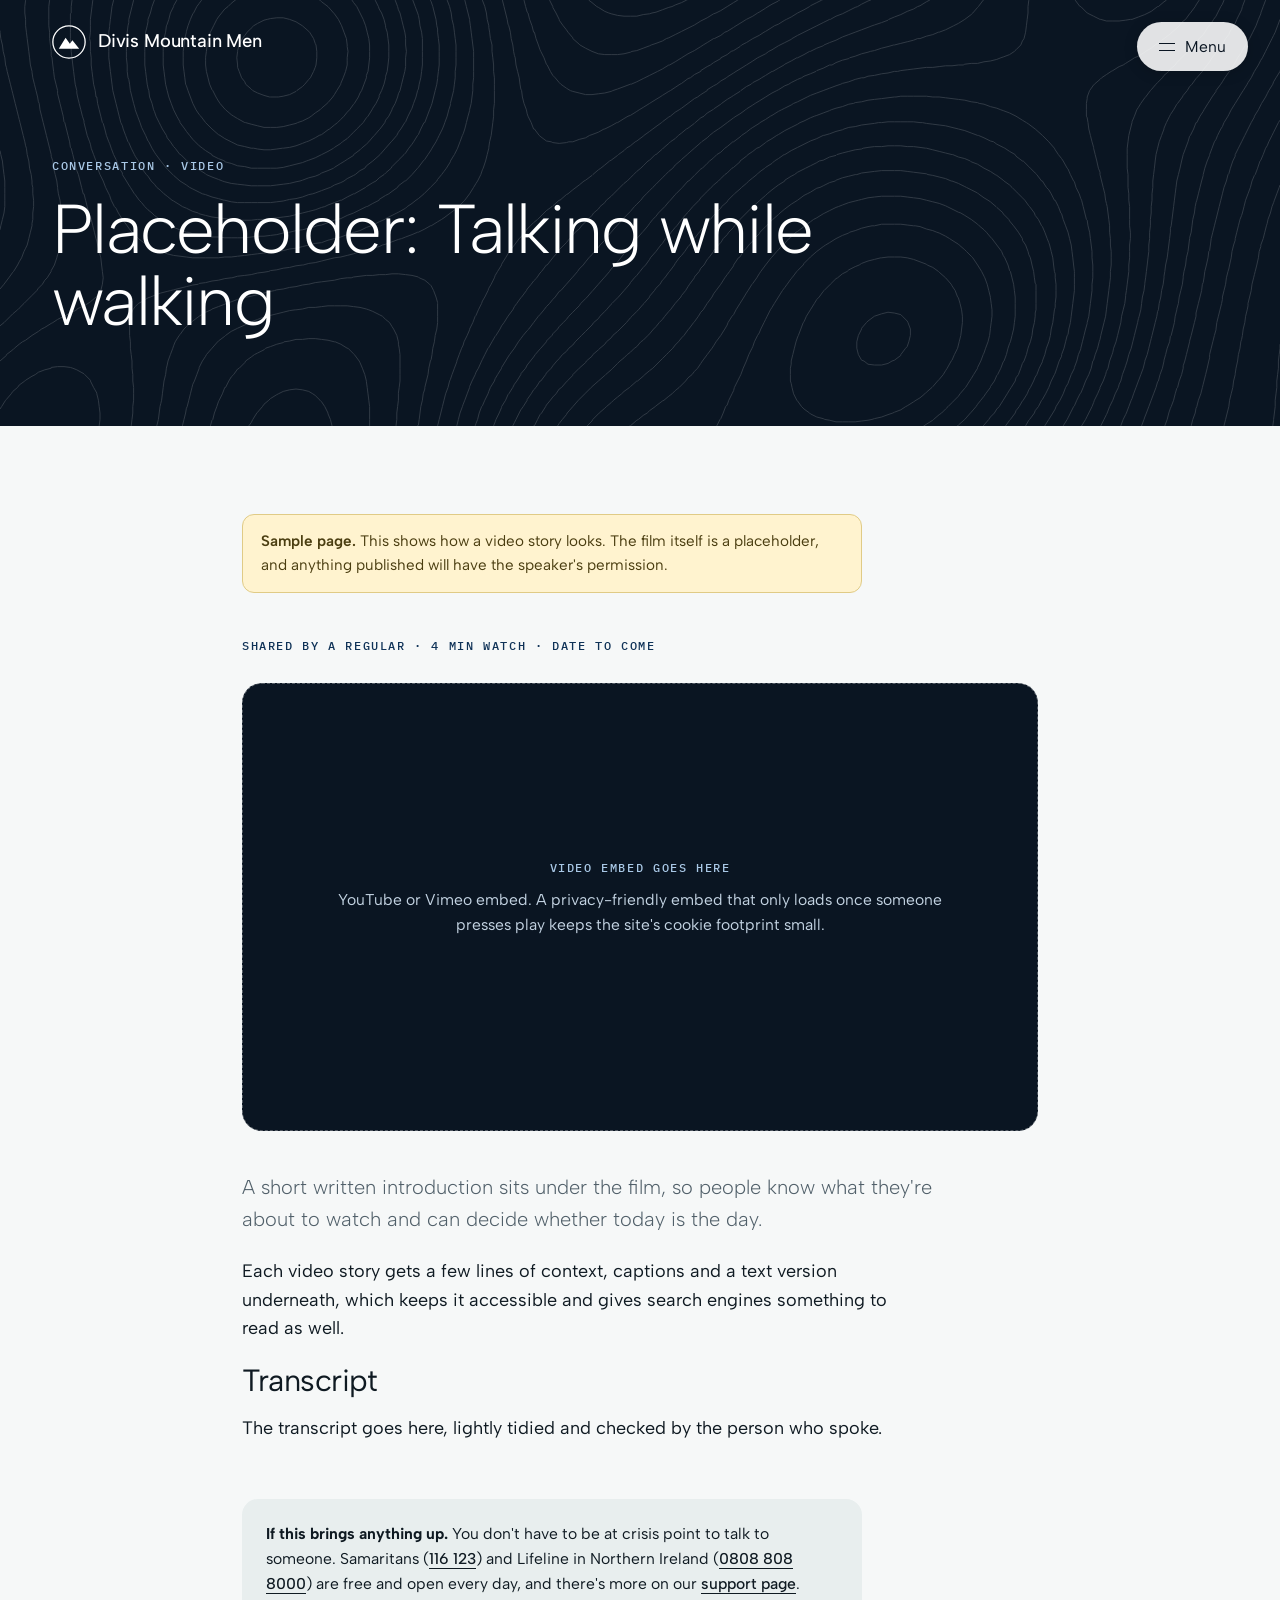
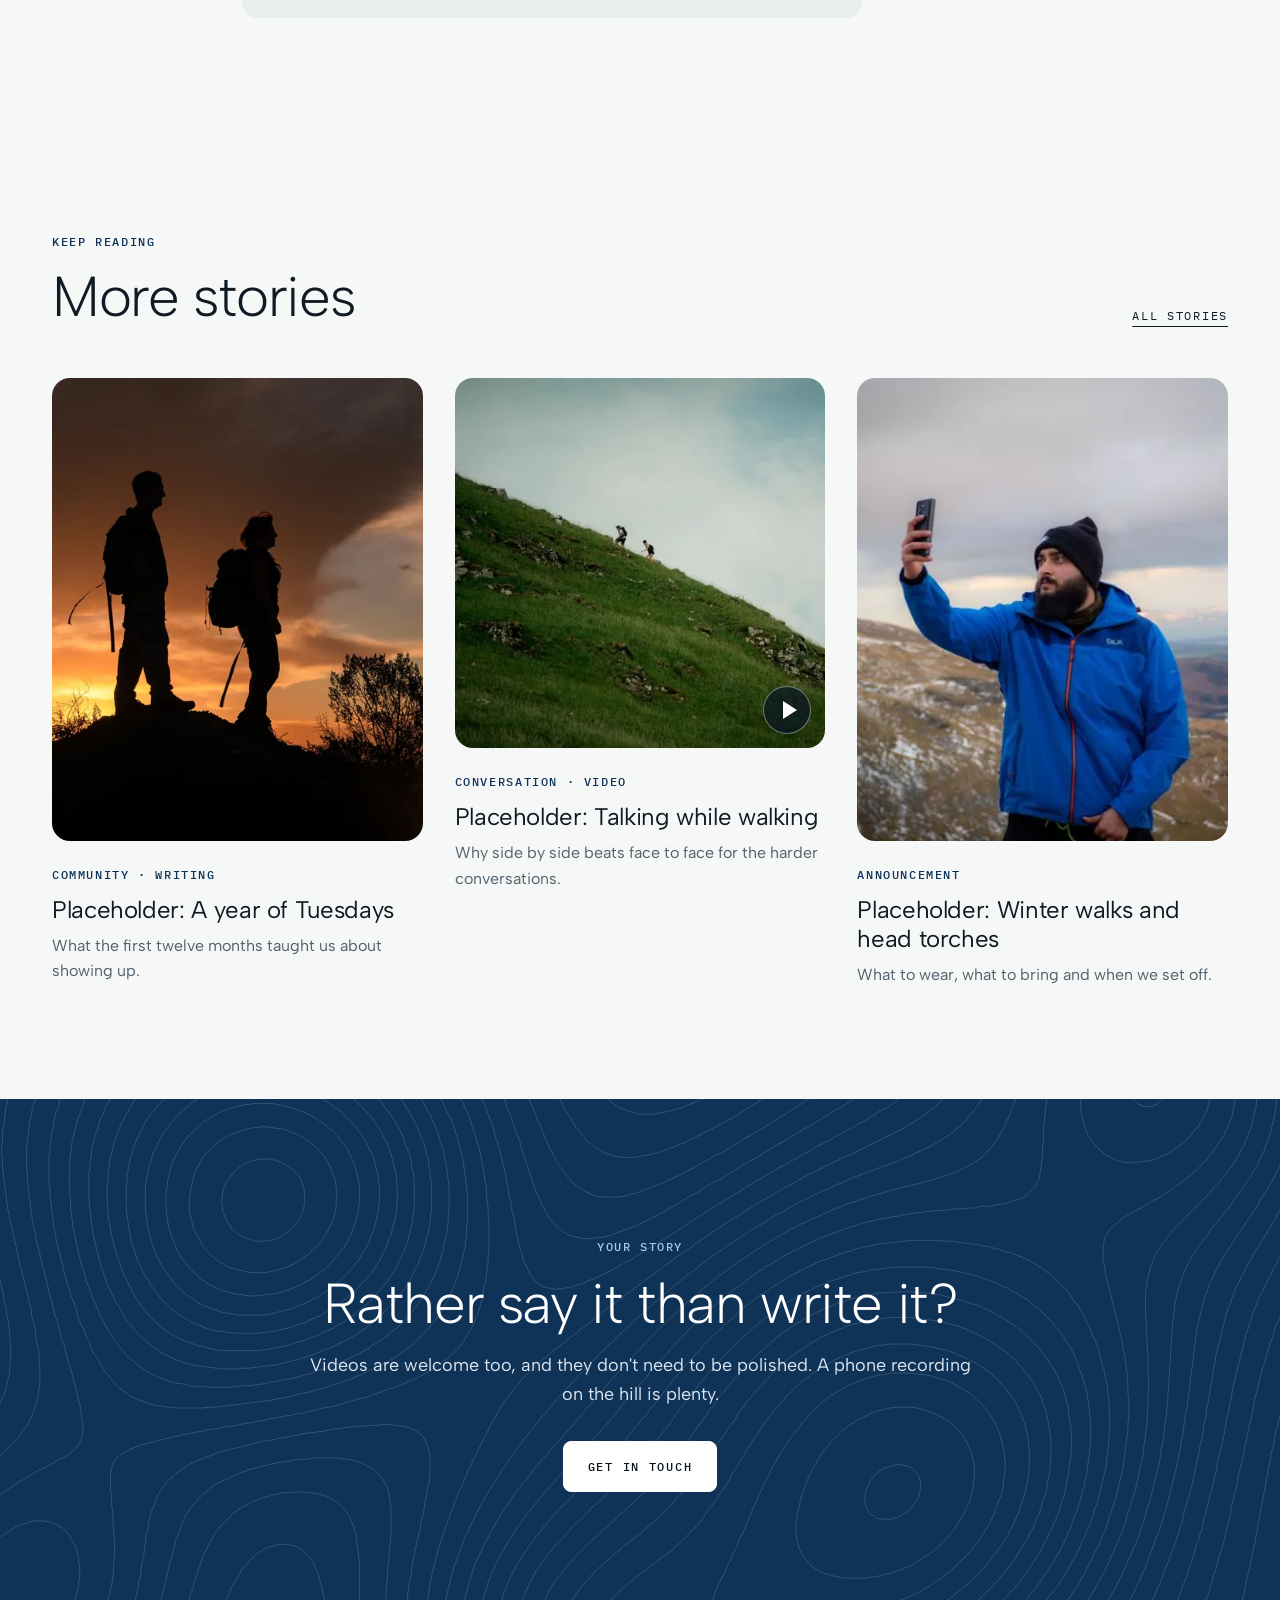
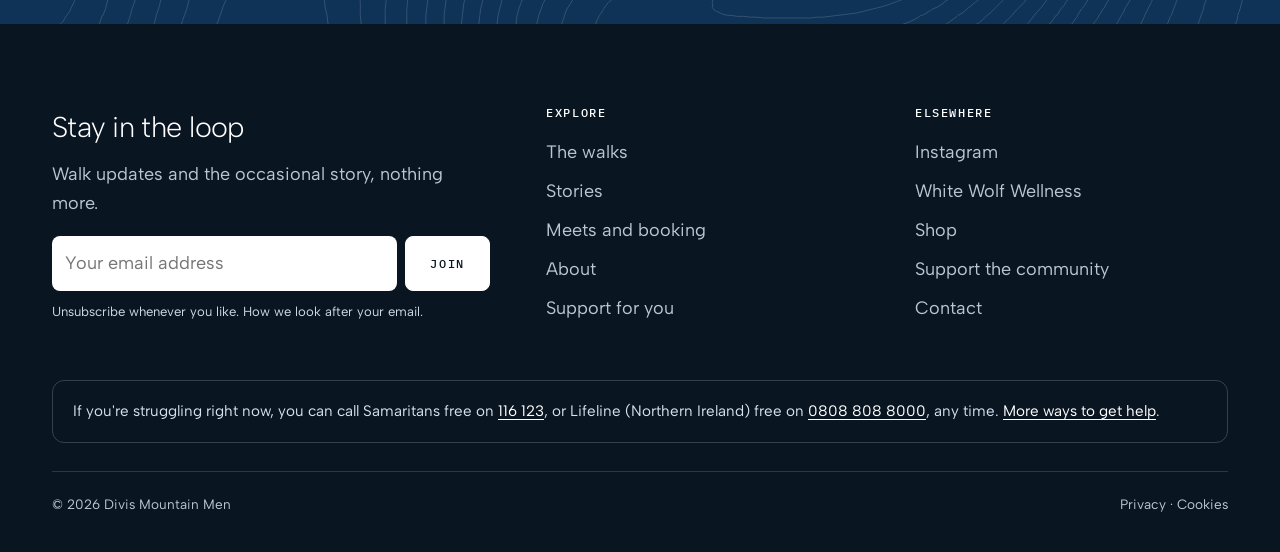
<file: story-video.html>
<!doctype html>
<html lang="en-GB">
<head>
<meta charset="utf-8">
<meta name="viewport" content="width=device-width, initial-scale=1">
<title>Placeholder: Talking while walking | Divis Mountain Men</title>
<meta name="description" content="Sample video story page showing the layout for films on the Divis Mountain Men journal.">
<meta property="og:title" content="Placeholder: Talking while walking | Divis Mountain Men">
<meta property="og:description" content="Sample video story page showing the layout for films on the Divis Mountain Men journal.">
<meta property="og:type" content="website">
<link rel="preconnect" href="https://fonts.googleapis.com">
<link rel="preconnect" href="https://fonts.gstatic.com" crossorigin>
<link href="https://fonts.googleapis.com/css2?family=Albert+Sans:wght@300;400;500;600&family=IBM+Plex+Mono:wght@400;500&display=swap" rel="stylesheet">
<script>document.documentElement.classList.add('js')</script>
<link rel="stylesheet" href="assets/css/site.css">
</head><body>

<header class="site">
  <div class="wrap nav">
    <a class="brand" href="index.html" aria-label="Divis Mountain Men home">
      <!-- placeholder mark -->
      <svg viewBox="0 0 40 40" aria-hidden="true"><circle cx="20" cy="20" r="19" fill="none" stroke="#fff" stroke-width="1.5"/><path d="M8 28 16 15l5 7 3-4 8 10z" fill="#fff"/></svg>
      Divis Mountain Men
    </a>
  </div>
</header>
<button class="pill" id="open" aria-expanded="false" aria-controls="overlay"><i></i>Menu</button>

<nav class="overlay" id="overlay" aria-label="Main">
  <button class="pill close" id="close"><i></i>Close</button>
  <ul>
    <li><a href="index.html#walks">The walks <small>Every Tuesday</small></a></li>
    <li><a href="stories.html">Stories <small>Journal</small></a></li>
    <li><a href="index.html#events">Meets <small>Book a place</small></a></li>
    <li><a href="index.html#about">About <small>Who we are</small></a></li>
    <li><a href="index.html#shop">Shop <small>Merch</small></a></li>
    <li><a href="index.html#support">Support us <small>Contribute</small></a></li>
    <li><a href="index.html#join">Join the list <small>Updates</small></a></li>
    <li><a href="help.html">Need support? <small>Find help</small></a></li>
  </ul>
</nav>

<main id="top">
  <section class="pagehead">
    <div class="wrap">
      <span class="mono">Conversation &middot; Video</span>
      <h1>Placeholder: Talking while walking</h1>
      
    </div>
  </section>

  <article class="prose">
    <div class="wrap">
      <div class="draft"><strong>Sample page.</strong> This shows how a video story looks. The film itself is a placeholder, and anything published will have the speaker's permission.</div>
      <p class="mono" style="color:var(--navy);margin-bottom:28px">Shared by a regular &middot; 4 min watch &middot; Date to come</p>
      <figure>
        <div class="slot-embed video">
          <span class="mono">Video embed goes here</span>
          <p>YouTube or Vimeo embed. A privacy-friendly embed that only loads once someone presses play keeps the site's cookie footprint small.</p>
        </div>
      </figure>
      <p class="lede">A short written introduction sits under the film, so people know what they're about to watch and can decide whether today is the day.</p>
      <p>Each video story gets a few lines of context, captions and a text version underneath, which keeps it accessible and gives search engines something to read as well.</p>
      <h2>Transcript</h2>
      <p>The transcript goes here, lightly tidied and checked by the person who spoke.</p>
      <div class="aside-help">
        <strong>If this brings anything up.</strong> You don't have to be at crisis point to talk to someone. Samaritans (<a href="tel:116123">116 123</a>) and Lifeline in Northern Ireland (<a href="tel:08088088000">0808 808 8000</a>) are free and open every day, and there's more on our <a href="help.html">support page</a>.
      </div>
    </div>
  </article>

  <section class="more">
    <div class="wrap">
      <div class="sec-head">
        <div><span class="mono" style="color:var(--navy)">Keep reading</span><h2>More stories</h2></div>
        <a class="textlink" href="stories.html">All stories</a>
      </div>
      <div class="cards">
        <article class="card" data-kind=""><a href="story.html"><div class="ph d"><picture><source type="image/webp" srcset="assets/img/card-sunset-480.webp 480w, assets/img/card-sunset-800.webp 800w" sizes="(max-width:900px) 92vw, 370px"><img src="assets/img/card-sunset-800.jpg" srcset="assets/img/card-sunset-480.jpg 480w, assets/img/card-sunset-800.jpg 800w" sizes="(max-width:900px) 92vw, 370px" width="800" height="1000" alt="Two walkers with rucksacks silhouetted against an orange sunset on a hilltop" loading="lazy" decoding="async"></picture></div><span class="mono meta">Community &middot; Writing</span><h3>Placeholder: A year of Tuesdays</h3><p>What the first twelve months taught us about showing up.</p></a></article>
        <article class="card" data-kind=""><a href="story-video.html"><div class="ph "><picture><source type="image/webp" srcset="assets/img/card-climbers-320.webp 320w, assets/img/card-climbers-427.webp 427w" sizes="(max-width:900px) 92vw, 370px"><img src="assets/img/card-climbers-427.jpg" srcset="assets/img/card-climbers-320.jpg 320w, assets/img/card-climbers-427.jpg 427w" sizes="(max-width:900px) 92vw, 370px" width="427" height="427" alt="Two walkers climbing a steep green hillside under a pale sky" loading="lazy" decoding="async"></picture><i class="play" aria-hidden="true"></i></div><span class="mono meta">Conversation &middot; Video</span><h3>Placeholder: Talking while walking</h3><p>Why side by side beats face to face for the harder conversations.</p></a></article>
        <article class="card" data-kind=""><a href="story.html"><div class="ph c"><picture><source type="image/webp" srcset="assets/img/card-selfie-288.webp 288w, assets/img/card-selfie-384.webp 384w" sizes="(max-width:900px) 92vw, 370px"><img src="assets/img/card-selfie-384.jpg" srcset="assets/img/card-selfie-288.jpg 288w, assets/img/card-selfie-384.jpg 384w" sizes="(max-width:900px) 92vw, 370px" width="384" height="480" alt="A bearded man in a blue waterproof jacket and woollen hat taking a selfie on a winter hillside" loading="lazy" decoding="async"></picture></div><span class="mono meta">Announcement</span><h3>Placeholder: Winter walks and head torches</h3><p>What to wear, what to bring and when we set off.</p></a></article>
      </div>
    </div>
  </section>

  <section class="share">
    <div class="wrap"><div class="in">
      <span class="mono">Your story</span>
      <h2>Rather say it than write it?</h2>
      <p>Videos are welcome too, and they don't need to be polished. A phone recording on the hill is plenty.</p>
      <a class="btn light" href="mailto:hello@example.com">Get in touch</a>
    </div></div>
  </section>
</main>

<footer>
  <div class="wrap">
    <div class="f-grid">
      <div>
        <p class="head">Stay in the loop</p>
        <p>Walk updates and the occasional story, nothing more.</p>
        <form class="f-join" data-form>
          <label for="email2" style="position:absolute;left:-9999px">Email address</label>
          <input id="email2" type="email" required placeholder="Your email address">
          <button class="btn light" type="submit">Join</button>
        </form>
        <div class="thanks" role="status" style="margin-top:14px">Thanks, you're on the list.</div>
        <p class="fine">Unsubscribe whenever you like. <a href="privacy.html">How we look after your email</a>.</p>
      </div>
      <div><h4 class="mono">Explore</h4><ul><li><a href="index.html#walks">The walks</a></li><li><a href="stories.html">Stories</a></li><li><a href="index.html#events">Meets and booking</a></li><li><a href="index.html#about">About</a></li><li><a href="help.html">Support for you</a></li></ul></div>
      <div><h4 class="mono">Elsewhere</h4><ul><li><a href="#">Instagram</a></li><li><a href="#">White Wolf Wellness</a></li><li><a href="index.html#shop">Shop</a></li><li><a href="index.html#support">Support the community</a></li><li><a href="#">Contact</a></li></ul></div>
    </div>
    <p class="crisis">If you're struggling right now, you can call Samaritans free on <a href="tel:116123">116 123</a>, or Lifeline (Northern Ireland) free on <a href="tel:08088088000">0808 808 8000</a>, any time. <a href="help.html">More ways to get help</a>.</p>
    <div class="legal"><span>&copy; 2026 Divis Mountain Men</span><span><a href="privacy.html">Privacy</a> &middot; <a href="privacy.html#cookies">Cookies</a></span></div>
  </div>
</footer>

<script src="assets/js/site.js"></script>
</body>
</html>
</file>
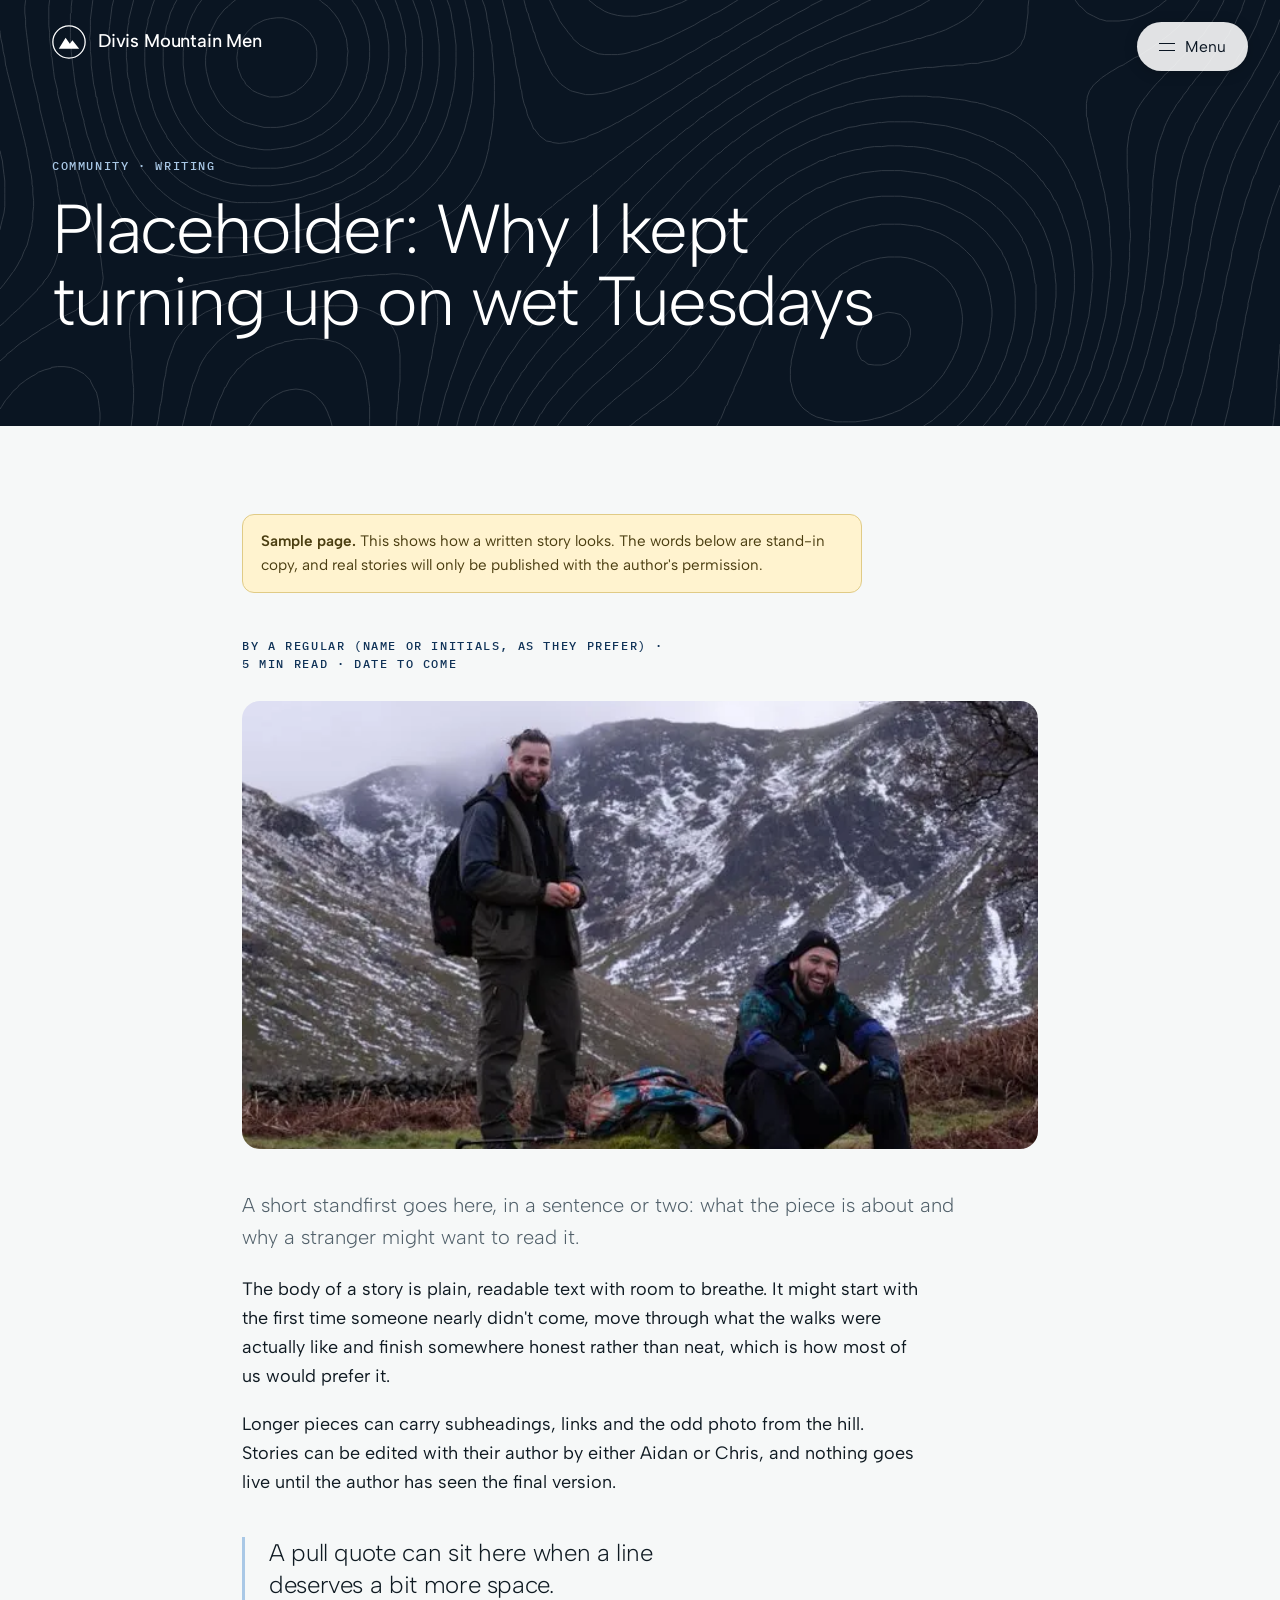
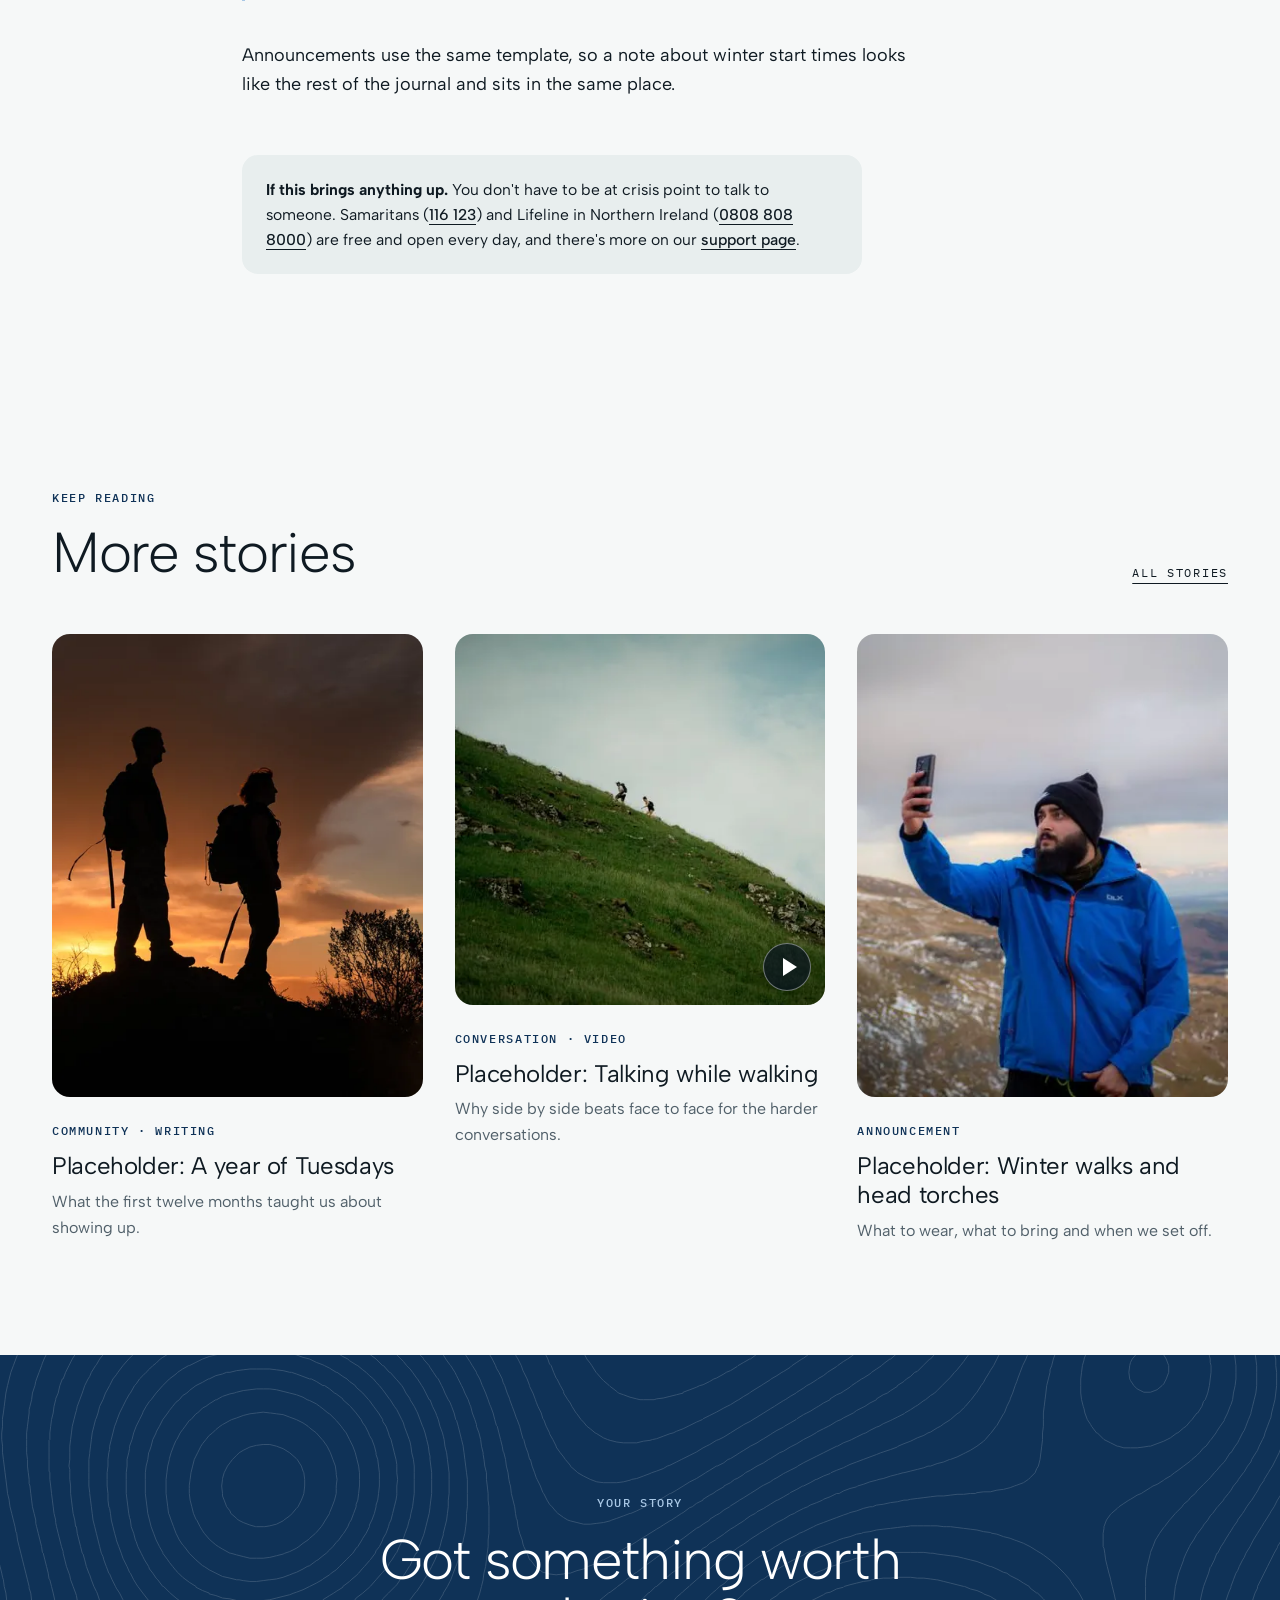
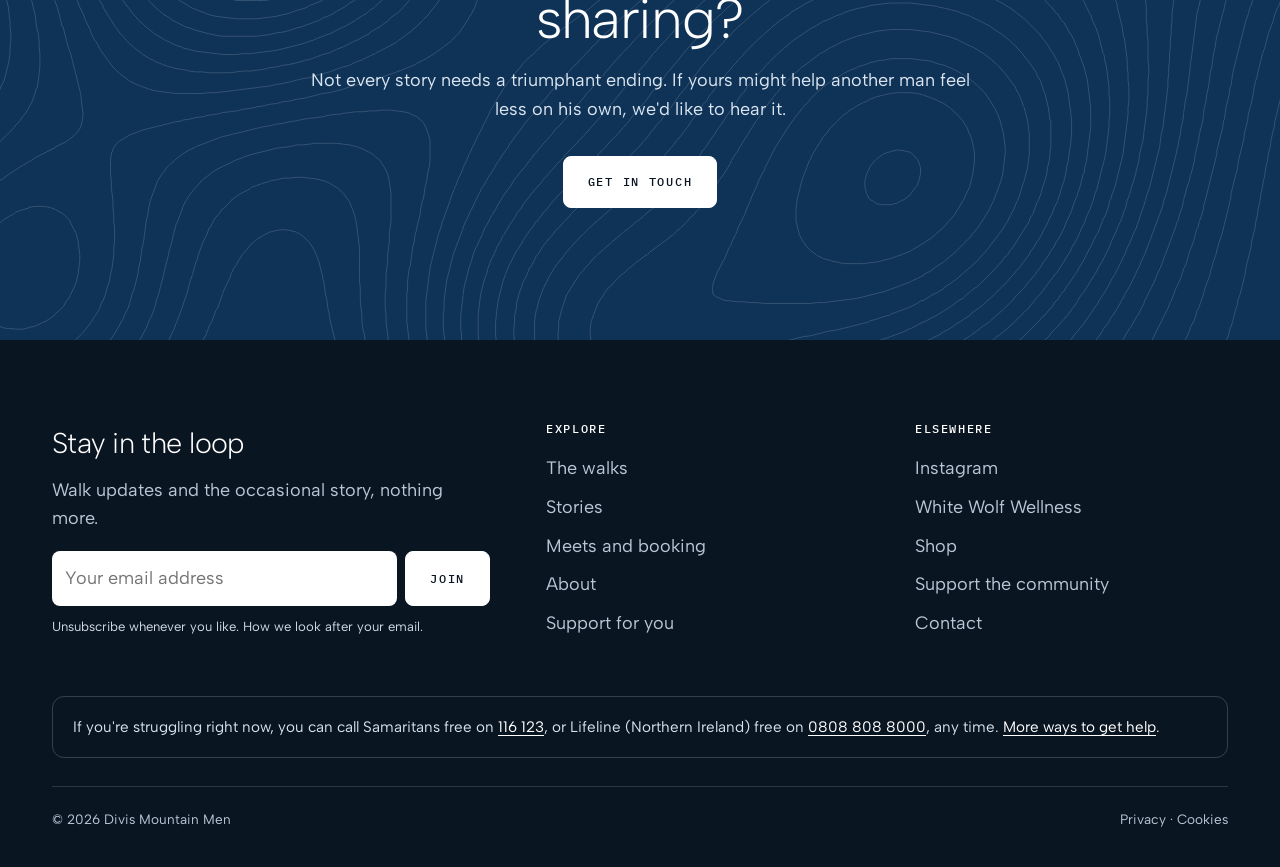
<file: story.html>
<!doctype html>
<html lang="en-GB">
<head>
<meta charset="utf-8">
<meta name="viewport" content="width=device-width, initial-scale=1">
<title>Placeholder: Why I kept turning up on wet Tuesdays | Divis Mountain Men</title>
<meta name="description" content="Sample story page showing the layout for written stories on the Divis Mountain Men journal.">
<meta property="og:title" content="Placeholder: Why I kept turning up on wet Tuesdays | Divis Mountain Men">
<meta property="og:description" content="Sample story page showing the layout for written stories on the Divis Mountain Men journal.">
<meta property="og:type" content="website">
<link rel="preconnect" href="https://fonts.googleapis.com">
<link rel="preconnect" href="https://fonts.gstatic.com" crossorigin>
<link href="https://fonts.googleapis.com/css2?family=Albert+Sans:wght@300;400;500;600&family=IBM+Plex+Mono:wght@400;500&display=swap" rel="stylesheet">
<script>document.documentElement.classList.add('js')</script>
<link rel="stylesheet" href="assets/css/site.css">
</head><body>

<header class="site">
  <div class="wrap nav">
    <a class="brand" href="index.html" aria-label="Divis Mountain Men home">
      <!-- placeholder mark -->
      <svg viewBox="0 0 40 40" aria-hidden="true"><circle cx="20" cy="20" r="19" fill="none" stroke="#fff" stroke-width="1.5"/><path d="M8 28 16 15l5 7 3-4 8 10z" fill="#fff"/></svg>
      Divis Mountain Men
    </a>
  </div>
</header>
<button class="pill" id="open" aria-expanded="false" aria-controls="overlay"><i></i>Menu</button>

<nav class="overlay" id="overlay" aria-label="Main">
  <button class="pill close" id="close"><i></i>Close</button>
  <ul>
    <li><a href="index.html#walks">The walks <small>Every Tuesday</small></a></li>
    <li><a href="stories.html">Stories <small>Journal</small></a></li>
    <li><a href="index.html#events">Meets <small>Book a place</small></a></li>
    <li><a href="index.html#about">About <small>Who we are</small></a></li>
    <li><a href="index.html#shop">Shop <small>Merch</small></a></li>
    <li><a href="index.html#support">Support us <small>Contribute</small></a></li>
    <li><a href="index.html#join">Join the list <small>Updates</small></a></li>
    <li><a href="help.html">Need support? <small>Find help</small></a></li>
  </ul>
</nav>

<main id="top">
  <section class="pagehead">
    <div class="wrap">
      <span class="mono">Community &middot; Writing</span>
      <h1>Placeholder: Why I kept turning up on wet Tuesdays</h1>
      
    </div>
  </section>

  <article class="prose">
    <div class="wrap">
      <div class="draft"><strong>Sample page.</strong> This shows how a written story looks. The words below are stand-in copy, and real stories will only be published with the author's permission.</div>
      <p class="mono" style="color:var(--navy);margin-bottom:28px">By a regular (name or initials, as they prefer) &middot; 5 min read &middot; Date to come</p>
      <figure class="hero-img"><div class="ph c"><picture><source type="image/webp" srcset="assets/img/story-two-men-480.webp 480w, assets/img/story-two-men-640.webp 640w" sizes="(max-width:900px) 92vw, 640px"><img src="assets/img/story-two-men-640.jpg" srcset="assets/img/story-two-men-480.jpg 480w, assets/img/story-two-men-640.jpg 640w" sizes="(max-width:900px) 92vw, 640px" width="640" height="480" alt="Two men laughing on a snowy hillside, one standing with a rucksack and one sitting on the grass" loading="lazy" decoding="async"></picture></div></figure>
      <p class="lede">A short standfirst goes here, in a sentence or two: what the piece is about and why a stranger might want to read it.</p>
      <p>The body of a story is plain, readable text with room to breathe. It might start with the first time someone nearly didn't come, move through what the walks were actually like and finish somewhere honest rather than neat, which is how most of us would prefer it.</p>
      <p>Longer pieces can carry subheadings, links and the odd photo from the hill. Stories can be edited with their author by either Aidan or Chris, and nothing goes live until the author has seen the final version.</p>
      <blockquote>A pull quote can sit here when a line deserves a bit more space.</blockquote>
      <p>Announcements use the same template, so a note about winter start times looks like the rest of the journal and sits in the same place.</p>
      <div class="aside-help">
        <strong>If this brings anything up.</strong> You don't have to be at crisis point to talk to someone. Samaritans (<a href="tel:116123">116 123</a>) and Lifeline in Northern Ireland (<a href="tel:08088088000">0808 808 8000</a>) are free and open every day, and there's more on our <a href="help.html">support page</a>.
      </div>
    </div>
  </article>

  <section class="more">
    <div class="wrap">
      <div class="sec-head">
        <div><span class="mono" style="color:var(--navy)">Keep reading</span><h2>More stories</h2></div>
        <a class="textlink" href="stories.html">All stories</a>
      </div>
      <div class="cards">
        <article class="card" data-kind=""><a href="story.html"><div class="ph d"><picture><source type="image/webp" srcset="assets/img/card-sunset-480.webp 480w, assets/img/card-sunset-800.webp 800w" sizes="(max-width:900px) 92vw, 370px"><img src="assets/img/card-sunset-800.jpg" srcset="assets/img/card-sunset-480.jpg 480w, assets/img/card-sunset-800.jpg 800w" sizes="(max-width:900px) 92vw, 370px" width="800" height="1000" alt="Two walkers with rucksacks silhouetted against an orange sunset on a hilltop" loading="lazy" decoding="async"></picture></div><span class="mono meta">Community &middot; Writing</span><h3>Placeholder: A year of Tuesdays</h3><p>What the first twelve months taught us about showing up.</p></a></article>
        <article class="card" data-kind=""><a href="story-video.html"><div class="ph "><picture><source type="image/webp" srcset="assets/img/card-climbers-320.webp 320w, assets/img/card-climbers-427.webp 427w" sizes="(max-width:900px) 92vw, 370px"><img src="assets/img/card-climbers-427.jpg" srcset="assets/img/card-climbers-320.jpg 320w, assets/img/card-climbers-427.jpg 427w" sizes="(max-width:900px) 92vw, 370px" width="427" height="427" alt="Two walkers climbing a steep green hillside under a pale sky" loading="lazy" decoding="async"></picture><i class="play" aria-hidden="true"></i></div><span class="mono meta">Conversation &middot; Video</span><h3>Placeholder: Talking while walking</h3><p>Why side by side beats face to face for the harder conversations.</p></a></article>
        <article class="card" data-kind=""><a href="story.html"><div class="ph c"><picture><source type="image/webp" srcset="assets/img/card-selfie-288.webp 288w, assets/img/card-selfie-384.webp 384w" sizes="(max-width:900px) 92vw, 370px"><img src="assets/img/card-selfie-384.jpg" srcset="assets/img/card-selfie-288.jpg 288w, assets/img/card-selfie-384.jpg 384w" sizes="(max-width:900px) 92vw, 370px" width="384" height="480" alt="A bearded man in a blue waterproof jacket and woollen hat taking a selfie on a winter hillside" loading="lazy" decoding="async"></picture></div><span class="mono meta">Announcement</span><h3>Placeholder: Winter walks and head torches</h3><p>What to wear, what to bring and when we set off.</p></a></article>
      </div>
    </div>
  </section>

  <section class="share">
    <div class="wrap"><div class="in">
      <span class="mono">Your story</span>
      <h2>Got something worth sharing?</h2>
      <p>Not every story needs a triumphant ending. If yours might help another man feel less on his own, we'd like to hear it.</p>
      <a class="btn light" href="mailto:hello@example.com">Get in touch</a>
    </div></div>
  </section>
</main>

<footer>
  <div class="wrap">
    <div class="f-grid">
      <div>
        <p class="head">Stay in the loop</p>
        <p>Walk updates and the occasional story, nothing more.</p>
        <form class="f-join" data-form>
          <label for="email2" style="position:absolute;left:-9999px">Email address</label>
          <input id="email2" type="email" required placeholder="Your email address">
          <button class="btn light" type="submit">Join</button>
        </form>
        <div class="thanks" role="status" style="margin-top:14px">Thanks, you're on the list.</div>
        <p class="fine">Unsubscribe whenever you like. <a href="privacy.html">How we look after your email</a>.</p>
      </div>
      <div><h4 class="mono">Explore</h4><ul><li><a href="index.html#walks">The walks</a></li><li><a href="stories.html">Stories</a></li><li><a href="index.html#events">Meets and booking</a></li><li><a href="index.html#about">About</a></li><li><a href="help.html">Support for you</a></li></ul></div>
      <div><h4 class="mono">Elsewhere</h4><ul><li><a href="#">Instagram</a></li><li><a href="#">White Wolf Wellness</a></li><li><a href="index.html#shop">Shop</a></li><li><a href="index.html#support">Support the community</a></li><li><a href="#">Contact</a></li></ul></div>
    </div>
    <p class="crisis">If you're struggling right now, you can call Samaritans free on <a href="tel:116123">116 123</a>, or Lifeline (Northern Ireland) free on <a href="tel:08088088000">0808 808 8000</a>, any time. <a href="help.html">More ways to get help</a>.</p>
    <div class="legal"><span>&copy; 2026 Divis Mountain Men</span><span><a href="privacy.html">Privacy</a> &middot; <a href="privacy.html#cookies">Cookies</a></span></div>
  </div>
</footer>

<script src="assets/js/site.js"></script>
</body>
</html>
</file>
<file: assets/css/site.css>
:root{
  --night:#0a1522;
  --navy:#0f3257;
  --ink:#0f1a22;
  --paper:#f6f8f8;
  --mist:#e8eeee;
  --muted:#51606a;
  --glow:#a9c8e6;
  --line:#cfd8d9;
  --max:1240px;
  --contour-light:url("data:image/svg+xml,%3Csvg xmlns=%22http://www.w3.org/2000/svg%22 viewBox=%220 0 1600 1000%22 preserveAspectRatio=%22xMidYMid slice%22%3E%3Cg fill=%22none%22 stroke=%22%23ffffff%22 stroke-opacity=%221%22 stroke-width=%221.2%22 stroke-linejoin=%22round%22%3E%3Cpath d=%22M619 0 L619 0M619 0 L627 6M627 6 L629 8M1099 8 L1102 5M1106 0 L1102 5M629 8 L635 13M635 13 L639 16M1092 16 L1093 15M1099 8 L1093 15M639 16 L643 19M643 19 L649 24M1085 24 L1085 24M1092 16 L1085 24M649 24 L651 27M651 27 L657 32M1085 24 L1078 32M657 32 L659 34M659 34 L665 40M1070 40 L1077 33M1078 32 L1077 33M665 40 L667 43M667 43 L672 48M1063 48 L1069 41M1070 40 L1069 41M672 48 L675 52M675 52 L679 56M1055 56 L1061 50M1063 48 L1061 50M679 56 L683 63M683 63 L685 65M1046 65 L1053 58M1055 56 L1053 58M685 65 L690 73M1038 73 L1045 66M1046 65 L1045 66M690 73 L691 74M691 74 L696 81M1029 81 L1029 81M1029 81 L1037 73M1038 73 L1037 73M696 81 L699 87M699 87 L700 89M1020 89 L1021 88M1029 81 L1021 88M700 89 L705 97M1010 97 L1013 94M1020 89 L1013 94M705 97 L708 101M708 101 L710 105M1000 105 L1005 101M1010 97 L1005 101M710 105 L714 113M990 113 L997 107M1000 105 L997 107M714 113 L716 116M716 116 L718 121M979 121 L981 120M981 120 L989 114M990 113 L989 114M718 121 L723 129M968 129 L973 125M979 121 L973 125M723 129 L724 131M724 131 L727 137M956 137 L957 137M957 137 L965 131M968 129 L965 131M727 137 L732 145M944 145 L949 142M956 137 L949 142M732 145 L732 145M732 145 L736 153M932 153 L933 153M933 153 L941 147M944 145 L941 147M736 153 L740 158M740 158 L742 161M918 161 L925 157M932 153 L925 157M742 161 L747 169M904 169 L909 167M909 167 L917 162M918 161 L917 162M747 169 L748 170M748 170 L754 177M889 177 L892 176M892 176 L901 171M904 169 L901 171M754 177 L756 179M756 179 L763 185M872 185 L876 184M876 184 L884 180M889 177 L884 180M763 185 L764 186M764 186 L772 192M772 192 L774 194M852 194 L852 193M852 193 L860 190M860 190 L868 187M872 185 L868 187M774 194 L780 196M780 196 L788 199M788 199 L796 201M796 201 L800 202M817 202 L820 201M820 201 L828 200M828 200 L836 198M836 198 L844 196M852 194 L844 196M800 202 L804 202M804 202 L812 202M817 202 L812 202M1600 669 L1600 664M1600 669 L1599 677M1599 677 L1598 685M1598 685 L1598 694M1598 694 L1597 702M1597 702 L1596 710M1596 710 L1596 718M1596 718 L1595 726M1595 726 L1594 734M1594 734 L1594 742M1594 742 L1593 750M1593 750 L1592 758M1591 766 L1592 759M1592 758 L1592 759M1591 766 L1590 774M1590 774 L1589 782M1589 782 L1588 790M1588 790 L1587 798M1587 798 L1585 806M1584 815 L1584 813M1585 806 L1584 813M1584 815 L1582 823M1582 823 L1580 831M1580 831 L1578 839M1576 847 L1576 846M1578 839 L1576 846M1576 847 L1573 855M1573 855 L1571 863M1571 863 L1568 871M334 879 L338 876M338 876 L346 873M346 873 L354 872M354 872 L362 874M362 874 L370 878M370 878 L371 879M1566 879 L1568 872M1568 871 L1568 872M323 887 L330 882M334 879 L330 882M371 879 L378 884M378 884 L381 887M1566 879 L1563 887M315 895 L322 888M323 887 L322 888M381 887 L386 893M386 893 L388 895M1560 895 L1560 895M1563 887 L1560 895M307 903 L314 896M315 895 L314 896M388 895 L394 902M394 902 L395 903M1560 895 L1557 903M299 911 L306 904M307 903 L306 904M395 903 L401 911M1557 903 L1553 911M292 919 L297 913M299 911 L297 913M401 911 L402 913M402 913 L406 919M1550 919 L1552 915M1553 911 L1552 915M285 927 L289 922M292 919 L289 922M406 919 L410 924M410 924 L412 927M1550 919 L1547 927M277 935 L281 931M285 927 L281 931M412 927 L418 935M418 935 L418 935M1543 935 L1544 934M1547 927 L1544 934M270 944 L273 940M277 935 L273 940M418 935 L424 944M1543 935 L1539 944M262 952 L265 948M270 944 L265 948M424 944 L426 947M426 947 L430 952M1535 952 L1536 951M1539 944 L1536 951M255 960 L257 957M262 952 L257 957M430 952 L434 958M434 958 L436 960M1535 952 L1531 960M246 968 L249 965M255 960 L249 965M436 960 L441 968M1527 968 L1528 967M1531 960 L1528 967M238 976 L241 973M246 968 L241 973M441 968 L442 969M442 969 L447 976M1527 968 L1523 976M229 984 L233 980M238 976 L233 980M447 976 L450 980M450 980 L453 984M1519 984 L1520 983M1523 976 L1520 983M220 992 L225 987M229 984 L225 987M453 984 L458 991M458 991 L459 992M1519 984 L1515 992M210 1000 L217 994M220 992 L217 994M459 992 L465 1000M1510 1000 L1512 997M1515 992 L1512 997%22/%3E%3Cpath d=%22M18 8 L24 1M25 0 L24 1M551 0 L555 3M555 3 L563 8M563 8 L563 8M1152 8 L1158 2M1159 0 L1158 2M11 16 L16 10M18 8 L16 10M563 8 L571 13M571 13 L575 16M1145 16 L1150 11M1152 8 L1150 11M4 24 L8 19M11 16 L8 19M575 16 L579 19M579 19 L586 24M1138 24 L1142 20M1145 16 L1142 20M4 24 L0 29M586 24 L587 25M587 25 L595 31M595 31 L597 32M1131 32 L1134 29M1138 24 L1134 29M597 32 L603 37M603 37 L606 40M1124 40 L1126 39M1131 32 L1126 39M606 40 L611 44M611 44 L616 48M1117 48 L1118 47M1124 40 L1118 47M616 48 L619 52M619 52 L624 56M1109 56 L1110 56M1117 48 L1110 56M624 56 L627 60M627 60 L632 65M1109 56 L1102 65M632 65 L635 68M635 68 L639 73M1094 73 L1102 65M1102 65 L1102 65M639 73 L643 78M643 78 L646 81M1085 81 L1085 81M1085 81 L1093 73M1094 73 L1093 73M646 81 L651 88M651 88 L652 89M1077 89 L1077 88M1085 81 L1077 88M652 89 L657 97M1068 97 L1069 96M1077 89 L1069 96M657 97 L659 100M659 100 L663 105M1059 105 L1061 103M1068 97 L1061 103M663 105 L667 113M667 113 L667 113M1049 113 L1053 109M1059 105 L1053 109M667 113 L672 121M1039 121 L1045 116M1049 113 L1045 116M672 121 L675 127M675 127 L676 129M1029 129 L1029 129M1029 129 L1037 122M1039 121 L1037 122M676 129 L681 137M1018 137 L1021 135M1029 129 L1021 135M681 137 L683 143M683 143 L685 145M1006 145 L1013 140M1018 137 L1013 140M685 145 L689 153M995 153 L997 152M997 152 L1005 146M1006 145 L1005 146M689 153 L691 159M691 159 L693 161M983 161 L989 157M995 153 L989 157M693 161 L696 169M971 169 L973 168M973 168 L981 163M983 161 L981 163M696 169 L699 176M699 176 L700 177M958 177 L965 173M971 169 L965 173M700 177 L704 185M946 185 L949 183M949 183 L957 178M958 177 L957 178M704 185 L708 192M708 192 L708 194M932 194 L933 193M933 193 L941 188M946 185 L941 188M708 194 L713 202M919 202 L925 198M932 194 L925 198M713 202 L716 206M716 206 L718 210M905 210 L909 208M909 208 L917 203M919 202 L917 203M718 210 L723 218M890 218 L892 217M892 217 L901 212M905 210 L901 212M723 218 L724 219M724 219 L729 226M875 226 L876 225M876 225 L884 221M890 218 L884 221M729 226 L732 229M732 229 L736 234M858 234 L860 233M860 233 L868 229M875 226 L868 229M736 234 L740 237M740 237 L746 242M840 242 L844 240M844 240 L852 237M858 234 L852 237M746 242 L748 243M748 243 L756 248M756 248 L761 250M815 250 L820 249M820 249 L828 246M828 246 L836 243M840 242 L836 243M761 250 L764 251M764 251 L772 253M772 253 L780 254M780 254 L788 254M788 254 L796 254M796 254 L804 252M804 252 L812 251M815 250 L812 251M1599 468 L1600 465M1599 468 L1596 476M1596 476 L1593 484M1590 492 L1592 487M1593 484 L1592 487M1590 492 L1588 500M1588 500 L1585 508M1583 516 L1584 513M1585 508 L1584 513M1583 516 L1581 524M1581 524 L1579 532M1579 532 L1576 540M1574 548 L1576 542M1576 540 L1576 542M1574 548 L1573 556M1573 556 L1571 565M1571 565 L1569 573M1567 581 L1568 577M1569 573 L1568 577M1567 581 L1565 589M1565 589 L1564 597M1564 597 L1562 605M1562 605 L1560 613M1559 621 L1560 616M1560 613 L1560 616M1559 621 L1557 629M1557 629 L1556 637M1556 637 L1554 645M1554 645 L1553 653M1551 661 L1552 658M1553 653 L1552 658M1551 661 L1550 669M1550 669 L1548 677M1548 677 L1547 685M1547 685 L1545 694M1544 702 L1544 701M1545 694 L1544 701M1544 702 L1542 710M1542 710 L1541 718M348 726 L354 723M354 723 L362 721M362 721 L370 720M370 720 L378 721M378 721 L386 723M386 723 L391 726M1541 718 L1539 726M336 734 L338 732M338 732 L346 727M348 726 L346 727M391 726 L394 728M394 728 L400 734M1539 726 L1537 734M328 742 L330 739M336 734 L330 739M400 734 L402 736M402 736 L406 742M1536 742 L1536 742M1537 734 L1536 742M321 750 L322 749M328 742 L322 749M406 742 L410 750M1536 742 L1534 750M321 750 L316 758M410 750 L410 751M410 751 L413 758M1534 750 L1532 758M311 766 L314 762M316 758 L314 762M413 758 L415 766M1532 758 L1530 766M311 766 L307 774M415 766 L417 774M1530 766 L1529 774M304 782 L306 778M307 774 L306 778M417 774 L418 780M418 780 L419 782M1527 782 L1528 778M1529 774 L1528 778M304 782 L300 790M419 782 L420 790M1527 782 L1525 790M297 798 L297 797M300 790 L297 797M420 790 L421 798M1525 790 L1523 798M297 798 L294 806M421 798 L423 806M1523 798 L1520 806M294 806 L291 815M423 806 L424 815M1518 815 L1520 810M1520 806 L1520 810M287 823 L289 817M291 815 L289 817M424 815 L426 823M1518 815 L1516 823M287 823 L284 831M426 823 L426 825M426 825 L427 831M1516 823 L1514 831M280 839 L281 836M284 831 L281 836M427 831 L429 839M1511 839 L1512 837M1514 831 L1512 837M280 839 L277 847M429 839 L431 847M1511 839 L1509 847M273 855 L273 854M277 847 L273 854M431 847 L433 855M1509 847 L1506 855M273 855 L269 863M433 855 L434 860M434 860 L435 863M1503 863 L1504 861M1506 855 L1504 861M265 871 L265 870M269 863 L265 870M435 863 L437 871M1503 863 L1500 871M265 871 L260 879M437 871 L440 879M1500 871 L1497 879M255 887 L257 884M260 879 L257 884M440 879 L442 886M442 886 L443 887M1494 887 L1495 883M1497 879 L1495 883M255 887 L250 895M443 887 L446 895M1494 887 L1491 895M245 903 L249 896M250 895 L249 896M446 895 L449 903M1487 903 L1487 902M1491 895 L1487 902M239 911 L241 908M245 903 L241 908M449 903 L450 906M450 906 L452 911M1487 903 L1483 911M232 919 L233 918M239 911 L233 918M452 911 L456 919M1483 911 L1480 919M232 919 L225 927M456 919 L458 924M458 924 L460 927M1476 927 L1479 920M1480 919 L1479 920M218 935 L225 928M225 927 L225 928M460 927 L464 935M1476 927 L1472 935M210 944 L217 936M218 935 L217 936M464 935 L466 940M466 940 L468 944M1468 944 L1471 936M1472 935 L1471 936M201 952 L209 945M210 944 L209 945M468 944 L473 952M1463 952 L1463 951M1468 944 L1463 951M192 960 L193 959M193 959 L201 952M201 952 L201 952M473 952 L474 954M474 954 L477 960M1463 952 L1459 960M182 968 L185 965M192 960 L185 965M477 960 L482 968M1454 968 L1455 965M1459 960 L1455 965M170 976 L177 971M182 968 L177 971M482 968 L482 968M482 968 L487 976M1454 968 L1449 976M157 984 L161 982M161 982 L169 977M170 976 L169 977M487 976 L490 981M490 981 L492 984M1444 984 L1447 978M1449 976 L1447 978M141 992 L145 990M145 990 L153 986M157 984 L153 986M492 984 L497 992M1438 992 L1439 991M1444 984 L1439 991M122 1000 L129 998M129 998 L137 994M141 992 L137 994M497 992 L498 994M498 994 L503 1000M1438 992 L1433 1000%22/%3E%3Cpath d=%22M69 8 L72 5M78 0 L72 5M492 0 L498 4M498 4 L505 8M1196 8 L1198 6M1203 0 L1198 6M1598 0 L1600 3M61 16 L64 13M69 8 L64 13M505 8 L507 9M507 9 L515 14M515 14 L519 16M1189 16 L1190 15M1196 8 L1190 15M53 24 L56 21M61 16 L56 21M519 16 L523 19M523 19 L531 24M531 24 L532 24M1182 24 L1182 24M1189 16 L1182 24M45 32 L48 29M53 24 L48 29M532 24 L539 29M539 29 L544 32M1182 24 L1175 32M38 40 L40 38M45 32 L40 38M544 32 L547 34M547 34 L555 40M555 40 L556 40M1168 40 L1174 34M1175 32 L1174 34M32 48 L32 48M38 40 L32 48M556 40 L563 46M563 46 L567 48M1161 48 L1166 43M1168 40 L1166 43M32 48 L25 56M567 48 L571 52M571 52 L577 56M1154 56 L1158 52M1161 48 L1158 52M19 65 L24 58M25 56 L24 58M577 56 L579 58M579 58 L586 65M1147 65 L1150 62M1154 56 L1150 62M14 73 L16 69M19 65 L16 69M586 65 L587 65M587 65 L595 73M1140 73 L1142 71M1147 65 L1142 71M14 73 L8 81M595 73 L595 73M595 73 L603 81M1133 81 L1134 79M1140 73 L1134 79M3 89 L8 81M8 81 L8 81M603 81 L603 81M603 81 L610 89M1125 89 L1126 88M1133 81 L1126 88M3 89 L0 95M610 89 L611 89M611 89 L617 97M1117 97 L1118 96M1125 89 L1118 96M617 97 L619 99M619 99 L623 105M1109 105 L1110 104M1117 97 L1110 104M623 105 L627 110M627 110 L629 113M1100 113 L1102 112M1109 105 L1102 112M629 113 L635 121M1091 121 L1093 119M1100 113 L1093 119M635 121 L635 122M635 122 L640 129M1081 129 L1085 126M1091 121 L1085 126M640 129 L643 135M643 135 L644 137M1071 137 L1077 132M1081 129 L1077 132M644 137 L649 145M1061 145 L1061 145M1061 145 L1069 139M1071 137 L1069 139M649 145 L651 150M651 150 L653 153M1050 153 L1053 151M1061 145 L1053 151M653 153 L657 161M1038 161 L1045 156M1050 153 L1045 156M657 161 L659 167M659 167 L660 169M1026 169 L1029 167M1029 167 L1037 162M1038 161 L1037 162M660 169 L664 177M1014 177 L1021 173M1026 169 L1021 173M664 177 L667 185M1001 185 L1005 183M1005 183 L1013 178M1014 177 L1013 178M667 185 L667 186M667 186 L671 194M988 194 L989 193M989 193 L997 188M1001 185 L997 188M671 194 L674 202M975 202 L981 198M988 194 L981 198M674 202 L675 205M675 205 L677 210M962 210 L965 208M965 208 L973 203M975 202 L973 203M677 210 L681 218M949 218 L957 213M962 210 L957 213M681 218 L683 225M683 225 L684 226M936 226 L941 223M941 223 L949 218M949 218 L949 218M684 226 L687 234M922 234 L925 232M925 232 L933 228M936 226 L933 228M687 234 L691 242M909 242 L909 242M909 242 L917 237M922 234 L917 237M691 242 L691 243M691 243 L695 250M895 250 L901 247M909 242 L901 247M695 250 L699 258M880 258 L884 256M884 256 L892 251M895 250 L892 251M699 258 L699 259M699 259 L704 266M866 266 L868 265M868 265 L876 260M880 258 L876 260M704 266 L708 271M708 271 L710 274M850 274 L852 273M852 273 L860 269M866 266 L860 269M710 274 L716 281M716 281 L716 282M833 282 L836 281M836 281 L844 277M850 274 L844 277M716 282 L724 289M724 289 L725 290M814 290 L820 288M820 288 L828 285M833 282 L828 285M725 290 L732 294M732 294 L740 298M740 298 L740 298M790 298 L796 297M796 297 L804 294M804 294 L812 291M814 290 L812 291M740 298 L748 301M748 301 L756 302M756 302 L764 302M764 302 L772 302M772 302 L780 301M780 301 L788 299M790 298 L788 299M1598 387 L1600 384M1598 387 L1594 395M1590 403 L1592 399M1594 395 L1592 399M1590 403 L1586 411M1582 419 L1584 416M1586 411 L1584 416M0 422 L1 427M1582 419 L1579 427M1 427 L3 435M1575 435 L1576 434M1579 427 L1576 434M3 435 L4 444M1575 435 L1572 444M4 444 L5 452M1572 444 L1569 452M5 452 L6 460M1565 460 L1568 453M1569 452 L1568 453M6 460 L6 468M1565 460 L1563 468M6 468 L6 476M1563 468 L1560 476M6 476 L6 484M1557 484 L1560 476M1560 476 L1560 476M6 484 L6 492M1557 484 L1555 492M6 492 L5 500M1555 492 L1553 500M5 500 L3 508M1550 508 L1552 503M1553 500 L1552 503M3 508 L1 516M1550 508 L1548 516M1 516 L0 521M1548 516 L1546 524M1546 524 L1544 532M1542 540 L1544 534M1544 532 L1544 534M1542 540 L1540 548M1540 548 L1539 556M1539 556 L1537 565M1535 573 L1536 570M1537 565 L1536 570M1535 573 L1533 581M1533 581 L1532 589M1532 589 L1530 597M1530 597 L1528 605M1527 613 L1528 608M1528 605 L1528 608M1527 613 L1525 621M1525 621 L1523 629M1523 629 L1521 637M1521 637 L1520 645M1518 653 L1520 646M1520 645 L1520 646M355 661 L362 660M362 660 L370 658M370 658 L378 658M378 658 L386 657M386 657 L394 657M394 657 L402 658M402 658 L410 659M410 659 L418 661M418 661 L419 661M1518 653 L1516 661M332 669 L338 667M338 667 L346 664M346 664 L354 662M355 661 L354 662M419 661 L426 664M426 664 L434 669M434 669 L435 669M1516 661 L1514 669M318 677 L322 675M322 675 L330 671M332 669 L330 671M435 669 L442 676M442 676 L443 677M1514 669 L1512 677M307 685 L314 680M318 677 L314 680M443 677 L449 685M1511 685 L1512 681M1512 677 L1512 681M299 694 L306 687M307 685 L306 687M449 685 L450 687M450 687 L453 694M1511 685 L1509 694M292 702 L297 695M299 694 L297 695M453 694 L456 702M1509 694 L1507 702M286 710 L289 705M292 702 L289 705M456 702 L458 710M1507 702 L1505 710M286 710 L282 718M458 710 L458 711M458 711 L459 718M1503 718 L1504 714M1505 710 L1504 714M278 726 L281 718M282 718 L281 718M459 718 L460 726M1503 718 L1501 726M278 726 L274 734M460 726 L461 734M1501 726 L1498 734M271 742 L273 736M274 734 L273 736M461 734 L462 742M1498 734 L1496 742M271 742 L268 750M462 742 L462 750M1494 750 L1495 744M1496 742 L1495 744M268 750 L266 758M462 750 L462 758M1494 750 L1491 758M263 766 L265 759M266 758 L265 759M462 758 L462 766M1491 758 L1489 766M263 766 L261 774M462 766 L462 774M1487 774 L1487 771M1489 766 L1487 771M261 774 L258 782M462 774 L462 782M1487 774 L1484 782M256 790 L257 786M258 782 L257 786M462 782 L463 790M1484 782 L1481 790M256 790 L254 798M463 790 L463 798M1479 798 L1479 796M1481 790 L1479 796M254 798 L251 806M463 798 L463 806M1479 798 L1476 806M248 815 L249 812M251 806 L249 812M463 806 L464 815M1476 806 L1473 815M248 815 L245 823M464 815 L465 823M1470 823 L1471 818M1473 815 L1471 818M245 823 L242 831M465 823 L465 831M1470 823 L1467 831M239 839 L241 833M242 831 L241 833M465 831 L466 838M466 838 L466 839M1463 839 L1463 838M1467 831 L1463 838M239 839 L235 847M466 839 L468 847M1463 839 L1460 847M232 855 L233 852M235 847 L233 852M468 847 L469 855M1460 847 L1456 855M232 855 L227 863M469 855 L471 863M1453 863 L1455 857M1456 855 L1455 857M223 871 L225 867M227 863 L225 867M471 863 L473 871M1453 863 L1449 871M223 871 L218 879M473 871 L474 878M474 878 L475 879M1445 879 L1447 874M1449 871 L1447 874M212 887 L217 880M218 879 L217 880M475 879 L477 887M1445 879 L1441 887M206 895 L209 892M212 887 L209 892M477 887 L479 895M1436 895 L1439 890M1441 887 L1439 890M200 903 L201 902M206 895 L201 902M479 895 L482 903M1436 895 L1432 903M193 911 L193 911M200 903 L193 911M482 903 L482 903M482 903 L485 911M1427 911 L1431 905M1432 903 L1431 905M185 919 L185 919M193 911 L185 919M485 911 L489 919M1423 919 L1423 918M1427 911 L1423 918M176 927 L177 927M185 919 L177 927M489 919 L490 923M490 923 L492 927M1423 919 L1417 927M166 935 L169 933M176 927 L169 933M492 927 L496 935M1412 935 L1415 931M1417 927 L1415 931M154 944 L161 939M166 935 L161 939M496 935 L498 941M498 941 L500 944M1407 944 L1407 943M1412 935 L1407 943M141 952 L145 949M145 949 L153 945M154 944 L153 945M500 944 L504 952M1407 944 L1401 952M124 960 L129 958M129 958 L137 954M141 952 L137 954M504 952 L507 956M507 956 L508 960M1395 960 L1399 954M1401 952 L1399 954M102 968 L105 967M105 967 L113 964M113 964 L121 961M124 960 L121 961M508 960 L513 968M1388 968 L1391 964M1395 960 L1391 964M65 976 L72 975M72 975 L80 973M80 973 L88 972M88 972 L96 970M102 968 L96 970M513 968 L515 971M515 971 L518 976M1382 976 L1383 974M1388 968 L1383 974M0 977 L8 977M8 977 L16 978M16 978 L24 978M24 978 L32 978M32 978 L40 978M40 978 L48 977M48 977 L56 977M56 977 L64 976M65 976 L64 976M518 976 L523 984M1374 984 L1375 983M1382 976 L1375 983M523 984 L523 984M523 984 L528 992M1374 984 L1367 992M528 992 L531 997M531 997 L533 1000M1359 1000 L1367 992M1367 992 L1367 992%22/%3E%3Cpath d=%22M123 8 L129 4M134 0 L129 4M432 0 L434 1M434 1 L442 5M442 5 L448 8M1235 8 L1238 4M1242 0 L1238 4M1566 0 L1568 2M1568 2 L1572 8M112 16 L113 16M113 16 L121 10M123 8 L121 10M448 8 L450 9M450 9 L458 13M458 13 L464 16M1227 16 L1230 13M1235 8 L1230 13M1572 8 L1576 13M1576 13 L1578 16M102 24 L105 22M112 16 L105 22M464 16 L466 17M466 17 L474 22M474 22 L479 24M1220 24 L1222 22M1227 16 L1222 22M1578 16 L1583 24M93 32 L96 29M102 24 L96 29M479 24 L482 26M482 26 L490 30M490 30 L494 32M1213 32 L1214 31M1220 24 L1214 31M1583 24 L1584 25M1584 25 L1589 32M85 40 L88 37M93 32 L88 37M494 32 L498 35M498 35 L507 40M507 40 L507 40M1213 32 L1206 40M1589 32 L1592 38M1592 38 L1594 40M77 48 L80 45M85 40 L80 45M507 40 L515 45M515 45 L520 48M1200 48 L1206 41M1206 40 L1206 41M1594 40 L1598 48M69 56 L72 53M77 48 L72 53M520 48 L523 50M523 50 L531 55M531 55 L532 56M1193 56 L1198 50M1200 48 L1198 50M1598 48 L1600 51M63 65 L64 62M69 56 L64 62M532 56 L539 61M539 61 L544 65M1186 65 L1190 60M1193 56 L1190 60M56 73 L56 72M63 65 L56 72M544 65 L547 67M547 67 L554 73M1180 73 L1182 70M1186 65 L1182 70M56 73 L50 81M554 73 L555 73M555 73 L563 80M563 80 L564 81M1173 81 L1174 80M1180 73 L1174 80M45 89 L48 83M50 81 L48 83M564 81 L571 87M571 87 L573 89M1173 81 L1166 89M39 97 L40 95M45 89 L40 95M573 89 L579 95M579 95 L581 97M1160 97 L1166 90M1166 89 L1166 90M39 97 L34 105M581 97 L587 104M587 104 L588 105M1152 105 L1158 99M1160 97 L1158 99M30 113 L32 109M34 105 L32 109M588 105 L595 113M1145 113 L1150 108M1152 105 L1150 108M30 113 L26 121M595 113 L595 113M595 113 L601 121M1137 121 L1142 116M1145 113 L1142 116M22 129 L24 124M26 121 L24 124M601 121 L603 123M603 123 L607 129M1129 129 L1134 125M1137 121 L1134 125M22 129 L18 137M607 129 L611 135M611 135 L612 137M1120 137 L1126 132M1129 129 L1126 132M15 145 L16 143M18 137 L16 143M612 137 L617 145M1111 145 L1118 140M1120 137 L1118 140M15 145 L12 153M617 145 L619 148M619 148 L622 153M1101 153 L1102 153M1102 153 L1110 146M1111 145 L1110 146M12 153 L9 161M622 153 L626 161M1091 161 L1093 159M1101 153 L1093 159M7 169 L8 166M9 161 L8 166M626 161 L627 164M627 164 L630 169M1079 169 L1085 165M1091 161 L1085 165M7 169 L5 177M630 169 L634 177M1067 177 L1069 176M1069 176 L1077 171M1079 169 L1077 171M5 177 L3 185M634 177 L635 181M635 181 L637 185M1055 185 L1061 181M1067 177 L1061 181M3 185 L2 194M637 185 L640 194M1042 194 L1045 192M1045 192 L1053 187M1055 185 L1053 187M2 194 L0 202M640 194 L643 201M643 201 L643 202M1029 202 L1029 201M1029 201 L1037 196M1042 194 L1037 196M0 202 L0 205M643 202 L646 210M1015 210 L1021 206M1029 202 L1021 206M646 210 L649 218M1001 218 L1005 216M1005 216 L1013 211M1015 210 L1013 211M649 218 L651 224M651 224 L652 226M988 226 L989 225M989 225 L997 220M1001 218 L997 220M652 226 L655 234M974 234 L981 230M988 226 L981 230M655 234 L657 242M960 242 L965 239M965 239 L973 235M974 234 L973 235M657 242 L659 249M659 249 L660 250M947 250 L949 249M949 249 L957 244M960 242 L957 244M660 250 L662 258M933 258 L941 254M947 250 L941 254M662 258 L665 266M920 266 L925 263M925 263 L933 258M933 258 L933 258M0 272 L0 274M665 266 L667 274M667 274 L668 274M906 274 L909 273M909 273 L917 268M920 266 L917 268M0 274 L1 282M668 274 L670 282M893 282 L901 278M906 274 L901 278M1 282 L3 290M670 282 L673 290M879 290 L884 287M884 287 L892 282M893 282 L892 282M3 290 L4 298M673 290 L675 296M675 296 L676 298M866 298 L868 297M868 297 L876 292M879 290 L876 292M4 298 L6 306M676 298 L680 306M852 306 L852 306M852 306 L860 301M866 298 L860 301M6 306 L7 315M680 306 L683 314M683 314 L684 315M837 315 L844 311M852 306 L844 311M7 315 L8 318M8 318 L9 323M684 315 L688 323M822 323 L828 320M828 320 L836 315M837 315 L836 315M1600 323 L1600 322M9 323 L11 331M688 323 L691 328M691 328 L694 331M806 331 L812 328M812 328 L820 324M822 323 L820 324M1600 323 L1595 331M11 331 L13 339M694 331 L699 337M699 337 L701 339M789 339 L796 336M796 336 L804 332M806 331 L804 332M1591 339 L1592 336M1595 331 L1592 336M13 339 L15 347M701 339 L708 344M708 344 L713 347M766 347 L772 345M772 345 L780 342M780 342 L788 339M789 339 L788 339M1591 339 L1586 347M15 347 L16 351M16 351 L17 355M713 347 L716 348M716 348 L724 350M724 350 L732 352M732 352 L740 352M740 352 L748 351M748 351 L756 350M756 350 L764 348M766 347 L764 348M1582 355 L1584 351M1586 347 L1584 351M17 355 L19 363M1582 355 L1577 363M19 363 L21 371M1573 371 L1576 365M1577 363 L1576 365M21 371 L23 379M1573 371 L1568 379M23 379 L24 383M24 383 L25 387M1564 387 L1568 380M1568 379 L1568 380M25 387 L27 395M1560 395 L1560 395M1564 387 L1560 395M27 395 L29 403M1560 395 L1556 403M29 403 L31 411M1552 411 L1552 411M1556 403 L1552 411M31 411 L32 416M32 416 L33 419M1552 411 L1548 419M33 419 L34 427M1548 419 L1544 427M34 427 L36 435M1541 435 L1544 429M1544 427 L1544 429M36 435 L37 444M1541 435 L1538 444M37 444 L39 452M1535 452 L1536 451M1538 444 L1536 451M39 452 L40 460M1535 452 L1533 460M40 460 L40 464M40 464 L41 468M1533 460 L1530 468M41 468 L41 476M1530 468 L1528 476M41 476 L42 484M1526 484 L1528 476M1528 476 L1528 476M42 484 L42 492M1526 484 L1524 492M42 492 L41 500M1524 492 L1522 500M41 500 L41 508M1522 500 L1520 508M40 516 L40 513M41 508 L40 513M1518 516 L1520 508M1520 508 L1520 508M40 516 L38 524M1518 516 L1516 524M38 524 L36 532M1516 524 L1514 532M36 532 L34 540M1514 532 L1513 540M30 548 L32 544M34 540 L32 544M1511 548 L1512 547M1513 540 L1512 547M30 548 L27 556M1511 548 L1510 556M22 565 L24 561M27 556 L24 561M1510 556 L1508 565M22 565 L17 573M1508 565 L1506 573M11 581 L16 574M17 573 L16 574M1506 573 L1505 581M5 589 L8 585M11 581 L8 585M1503 589 L1504 587M1505 581 L1504 587M5 589 L0 595M1503 589 L1502 597M1502 597 L1500 605M1500 605 L1498 613M369 621 L370 621M370 621 L378 620M378 620 L386 618M386 618 L394 618M394 618 L402 617M402 617 L410 616M410 616 L418 616M418 616 L426 616M426 616 L434 616M434 616 L442 617M442 617 L450 618M450 618 L458 620M458 620 L461 621M1498 613 L1496 621M334 629 L338 628M338 628 L346 626M346 626 L354 624M354 624 L362 622M369 621 L362 622M461 621 L466 623M466 623 L474 627M474 627 L478 629M1495 629 L1495 625M1496 621 L1495 625M311 637 L314 636M314 636 L322 633M322 633 L330 630M334 629 L330 630M478 629 L482 633M482 633 L487 637M1495 629 L1493 637M295 645 L297 644M297 644 L306 640M311 637 L306 640M487 637 L490 642M490 642 L492 645M1493 637 L1491 645M282 653 L289 648M295 645 L289 648M492 645 L496 653M1491 645 L1489 653M272 661 L273 660M273 660 L281 654M282 653 L281 654M496 653 L498 661M1487 661 L1487 660M1489 653 L1487 660M265 669 L265 669M272 661 L265 669M498 661 L498 664M498 664 L499 669M1487 661 L1485 669M265 669 L258 677M499 669 L500 677M1485 669 L1483 677M253 685 L257 679M258 677 L257 679M500 677 L500 685M1483 677 L1481 685M249 694 L249 693M253 685 L249 693M500 685 L500 694M1479 694 L1479 691M1481 685 L1479 691M249 694 L246 702M500 694 L500 702M1479 694 L1477 702M246 702 L243 710M500 702 L500 710M1477 702 L1474 710M240 718 L241 714M243 710 L241 714M500 710 L499 718M1474 710 L1472 718M240 718 L238 726M498 726 L498 725M499 718 L498 725M1469 726 L1471 719M1472 718 L1471 719M238 726 L236 734M498 726 L498 734M1469 726 L1467 734M236 734 L234 742M498 734 L497 742M1467 734 L1464 742M232 750 L233 744M234 742 L233 744M497 742 L496 750M1461 750 L1463 744M1464 742 L1463 744M232 750 L230 758M496 750 L496 758M1461 750 L1459 758M230 758 L228 766M496 758 L495 766M1459 758 L1456 766M228 766 L226 774M495 766 L494 774M1453 774 L1455 767M1456 766 L1455 767M224 782 L225 779M226 774 L225 779M494 774 L494 782M1453 774 L1450 782M224 782 L222 790M494 782 L494 790M1446 790 L1447 788M1450 782 L1447 788M222 790 L220 798M494 790 L493 798M1446 790 L1443 798M220 798 L217 806M493 798 L493 806M1443 798 L1440 806M215 815 L217 807M217 806 L217 807M493 806 L493 815M1436 815 L1439 807M1440 806 L1439 807M215 815 L212 823M493 815 L494 823M1436 815 L1432 823M208 831 L209 829M212 823 L209 829M494 823 L494 831M1428 831 L1431 825M1432 823 L1431 825M208 831 L205 839M494 831 L495 839M1428 831 L1424 839M201 847 L201 846M205 839 L201 846M495 839 L496 847M1420 847 L1423 841M1424 839 L1423 841M201 847 L196 855M496 847 L497 855M1420 847 L1416 855M191 863 L193 860M196 855 L193 860M497 855 L498 862M498 862 L499 863M1411 863 L1415 856M1416 855 L1415 856M191 863 L186 871M499 863 L500 871M1406 871 L1407 870M1411 863 L1407 870M179 879 L185 872M186 871 L185 872M500 871 L502 879M1406 871 L1402 879M173 887 L177 882M179 879 L177 882M502 879 L504 887M1396 887 L1399 883M1402 879 L1399 883M165 895 L169 891M173 887 L169 891M504 887 L507 894M507 894 L507 895M1396 887 L1391 895M156 903 L161 899M165 895 L161 899M507 895 L509 903M1385 903 L1391 895M1391 895 L1391 895M145 911 L153 906M156 903 L153 906M509 903 L512 911M1379 911 L1383 907M1385 903 L1383 907M133 919 L137 917M137 917 L145 912M145 911 L145 912M512 911 L515 917M515 917 L515 919M1373 919 L1375 917M1379 911 L1375 917M118 927 L121 926M121 926 L129 922M133 919 L129 922M515 919 L519 927M1367 927 L1367 927M1373 919 L1367 927M98 935 L105 933M105 933 L113 930M118 927 L113 930M519 927 L522 935M1367 927 L1360 935M0 942 L8 943M8 943 L12 944M60 944 L64 943M64 943 L72 942M72 942 L80 940M80 940 L88 938M88 938 L96 936M98 935 L96 936M522 935 L523 936M523 936 L526 944M1353 944 L1359 937M1360 935 L1359 937M12 944 L16 944M16 944 L24 945M24 945 L32 945M32 945 L40 945M40 945 L48 945M48 945 L56 944M60 944 L56 944M526 944 L530 952M1345 952 L1351 946M1353 944 L1351 946M530 952 L531 952M531 952 L535 960M1337 960 L1343 954M1345 952 L1343 954M535 960 L539 967M539 967 L539 968M1328 968 L1335 962M1337 960 L1335 962M539 968 L544 976M1319 976 L1327 969M1328 968 L1327 969M544 976 L547 980M547 980 L549 984M1309 984 L1311 983M1311 983 L1319 976M1319 976 L1319 976M549 984 L554 992M1298 992 L1303 989M1309 984 L1303 989M554 992 L555 993M555 993 L559 1000M1286 1000 L1286 1000M1286 1000 L1294 995M1298 992 L1294 995%22/%3E%3Cpath d=%22M189 8 L193 6M193 6 L201 3M201 3 L209 1M211 0 L209 1M353 0 L354 0M354 0 L362 2M362 2 L370 5M370 5 L378 7M378 7 L380 8M1272 8 L1278 2M1281 0 L1278 2M1534 0 L1536 2M1536 2 L1541 8M172 16 L177 14M177 14 L185 10M189 8 L185 10M380 8 L386 10M386 10 L394 13M394 13 L402 16M402 16 L402 16M1264 16 L1270 10M1272 8 L1270 10M1541 8 L1544 11M1544 11 L1548 16M158 24 L161 22M161 22 L169 18M172 16 L169 18M402 16 L410 19M410 19 L418 23M418 23 L422 24M1256 24 L1262 17M1264 16 L1262 17M1548 16 L1552 21M1552 21 L1555 24M145 32 L153 27M158 24 L153 27M422 24 L426 26M426 26 L434 29M434 29 L440 32M1248 32 L1254 26M1256 24 L1254 26M1555 24 L1560 31M1560 31 L1561 32M134 40 L137 38M137 38 L145 33M145 32 L145 33M440 32 L442 33M442 33 L450 37M450 37 L457 40M1241 40 L1246 35M1248 32 L1246 35M1561 32 L1566 40M124 48 L129 45M134 40 L129 45M457 40 L458 41M458 41 L466 45M466 45 L473 48M1234 48 L1238 44M1241 40 L1238 44M1566 40 L1568 43M1568 43 L1571 48M115 56 L121 51M124 48 L121 51M473 48 L474 49M474 49 L482 53M482 53 L488 56M1228 56 L1230 54M1234 48 L1230 54M1571 48 L1576 56M1576 56 L1576 56M107 65 L113 59M115 56 L113 59M488 56 L490 58M490 58 L498 63M498 63 L501 65M1222 65 L1222 64M1228 56 L1222 64M1576 56 L1581 65M99 73 L105 67M107 65 L105 67M501 65 L507 68M507 68 L514 73M1222 65 L1215 73M1581 65 L1584 70M1584 70 L1585 73M92 81 L96 75M99 73 L96 75M514 73 L515 73M515 73 L523 79M523 79 L525 81M1209 81 L1214 74M1215 73 L1214 74M1585 73 L1589 81M85 89 L88 85M92 81 L88 85M525 81 L531 85M531 85 L536 89M1203 89 L1206 85M1209 81 L1206 85M1589 81 L1592 86M1592 86 L1593 89M79 97 L80 95M85 89 L80 95M536 89 L539 91M539 91 L545 97M1197 97 L1198 96M1203 89 L1198 96M1593 89 L1597 97M79 97 L73 105M545 97 L547 98M547 98 L554 105M1197 97 L1191 105M1597 97 L1600 105M68 113 L72 106M73 105 L72 106M554 105 L555 105M555 105 L562 113M1185 113 L1190 106M1191 105 L1190 106M1600 105 L1600 106M63 121 L64 120M68 113 L64 120M562 113 L563 113M563 113 L570 121M1178 121 L1182 117M1185 113 L1182 117M63 121 L59 129M570 121 L571 122M571 122 L576 129M1172 129 L1174 126M1178 121 L1174 126M55 137 L56 135M59 129 L56 135M576 129 L579 132M579 132 L583 137M1165 137 L1166 136M1172 129 L1166 136M55 137 L51 145M583 137 L587 143M587 143 L588 145M1157 145 L1158 145M1165 137 L1158 145M48 153 L48 153M51 145 L48 153M588 145 L593 153M1149 153 L1150 153M1157 145 L1150 153M48 153 L45 161M593 153 L595 156M595 156 L598 161M1141 161 L1142 160M1149 153 L1142 160M45 161 L42 169M598 161 L603 169M1131 169 L1134 168M1141 161 L1134 168M40 177 L40 177M42 169 L40 177M603 169 L603 170M603 170 L607 177M1121 177 L1126 174M1131 169 L1126 174M40 177 L38 185M607 177 L610 185M1110 185 L1118 180M1121 177 L1118 180M38 185 L36 194M610 185 L611 187M611 187 L614 194M1098 194 L1102 191M1102 191 L1110 186M1110 185 L1110 186M36 194 L35 202M614 194 L617 202M1085 202 L1085 201M1085 201 L1093 196M1098 194 L1093 196M35 202 L34 210M617 202 L619 208M619 208 L620 210M1071 210 L1077 206M1085 202 L1077 206M34 210 L33 218M620 210 L623 218M1057 218 L1061 215M1061 215 L1069 211M1071 210 L1069 211M32 226 L32 224M33 218 L32 224M623 218 L625 226M1042 226 L1045 224M1045 224 L1053 220M1057 218 L1053 220M32 226 L32 234M625 226 L627 233M627 233 L628 234M1027 234 L1029 233M1029 233 L1037 228M1042 226 L1037 228M32 234 L31 242M628 234 L630 242M1012 242 L1013 241M1013 241 L1021 237M1027 234 L1021 237M31 242 L31 250M630 242 L632 250M997 250 L1005 246M1012 242 L1005 246M31 250 L32 258M632 250 L634 258M983 258 L989 255M989 255 L997 250M997 250 L997 250M32 258 L32 266M634 258 L635 264M635 264 L636 266M968 266 L973 264M973 264 L981 259M983 258 L981 259M1597 266 L1600 258M32 266 L32 266M32 266 L33 274M636 266 L638 274M955 274 L957 273M957 273 L965 268M968 266 L965 268M1597 266 L1594 274M33 274 L34 282M638 274 L639 282M941 282 L949 278M955 274 L949 278M1590 282 L1592 278M1594 274 L1592 278M34 282 L35 290M639 282 L641 290M927 290 L933 287M933 287 L941 282M941 282 L941 282M1590 282 L1586 290M35 290 L36 298M641 290 L642 298M914 298 L917 297M917 297 L925 292M927 290 L925 292M1582 298 L1584 294M1586 290 L1584 294M36 298 L37 306M642 298 L643 303M643 303 L644 306M901 306 L909 302M914 298 L909 302M1582 298 L1578 306M37 306 L38 315M644 306 L645 315M888 315 L892 312M892 312 L901 307M901 306 L901 307M1573 315 L1576 309M1578 306 L1576 309M38 315 L40 323M645 315 L647 323M876 323 L876 322M876 322 L884 317M888 315 L884 317M1573 315 L1568 323M40 323 L40 324M40 324 L41 331M647 323 L649 331M863 331 L868 327M876 323 L868 327M1564 331 L1568 323M1568 323 L1568 323M41 331 L43 339M649 331 L650 339M850 339 L852 338M852 338 L860 332M863 331 L860 332M1559 339 L1560 337M1564 331 L1560 337M43 339 L45 347M650 339 L651 345M651 345 L652 347M838 347 L844 343M850 339 L844 343M1559 339 L1554 347M45 347 L47 355M652 347 L653 355M825 355 L828 353M828 353 L836 348M838 347 L836 348M1549 355 L1552 350M1554 347 L1552 350M47 355 L48 361M48 361 L49 363M653 355 L655 363M812 363 L820 358M825 355 L820 358M1549 355 L1544 363M49 363 L50 371M655 363 L658 371M799 371 L804 368M804 368 L812 363M812 363 L812 363M1539 371 L1544 363M1544 363 L1544 363M50 371 L52 379M658 371 L659 376M659 376 L660 379M785 379 L788 378M788 378 L796 373M799 371 L796 373M1535 379 L1536 377M1539 371 L1536 377M52 379 L54 387M660 379 L664 387M771 387 L772 387M772 387 L780 382M785 379 L780 382M1535 379 L1530 387M54 387 L56 395M56 395 L56 395M664 387 L667 395M667 395 L668 395M755 395 L756 395M756 395 L764 391M771 387 L764 391M1526 395 L1528 392M1530 387 L1528 392M56 395 L58 403M668 395 L674 403M737 403 L740 402M740 402 L748 399M755 395 L748 399M1526 395 L1522 403M58 403 L60 411M674 403 L675 404M675 404 L683 410M683 410 L689 411M711 411 L716 411M716 411 L724 408M724 408 L732 406M737 403 L732 406M1518 411 L1520 408M1522 403 L1520 408M60 411 L62 419M689 411 L691 412M691 412 L699 413M699 413 L708 412M711 411 L708 412M1518 411 L1515 419M62 419 L64 427M1515 419 L1512 427M64 427 L64 429M64 429 L66 435M1509 435 L1512 428M1512 427 L1512 428M66 435 L67 444M1509 435 L1506 444M67 444 L69 452M1506 444 L1504 452M69 452 L71 460M1502 460 L1504 453M1504 452 L1504 453M71 460 L72 468M1502 460 L1500 468M72 468 L72 469M72 469 L73 476M1500 468 L1498 476M73 476 L75 484M1498 476 L1496 484M75 484 L76 492M1494 492 L1495 487M1496 484 L1495 487M76 492 L76 500M1494 492 L1493 500M76 500 L77 508M1493 500 L1491 508M77 508 L77 516M1491 508 L1490 516M77 516 L77 524M1490 516 L1489 524M77 524 L76 532M1487 532 L1487 531M1489 524 L1487 531M76 532 L75 540M1487 532 L1486 540M75 540 L74 548M1486 540 L1485 548M71 556 L72 552M74 548 L72 552M1485 548 L1483 556M71 556 L68 565M1483 556 L1482 565M64 573 L64 572M68 565 L64 572M1482 565 L1480 573M64 573 L59 581M439 581 L442 580M442 580 L450 579M450 579 L458 578M458 578 L466 578M466 578 L474 577M474 577 L482 577M482 577 L490 576M490 576 L498 576M498 576 L507 577M507 577 L515 578M515 578 L523 580M523 580 L524 581M1479 581 L1479 579M1480 573 L1479 579M53 589 L56 584M59 581 L56 584M385 589 L386 589M386 589 L394 587M394 587 L402 586M402 586 L410 585M410 585 L418 584M418 584 L426 582M426 582 L434 581M439 581 L434 581M524 581 L531 584M531 584 L537 589M1479 581 L1478 589M46 597 L48 594M53 589 L48 594M343 597 L346 596M346 596 L354 595M354 595 L362 593M362 593 L370 592M370 592 L378 590M385 589 L378 590M537 589 L539 591M539 591 L542 597M1478 589 L1476 597M38 605 L40 603M46 597 L40 603M309 605 L314 604M314 604 L322 602M322 602 L330 600M330 600 L338 598M343 597 L338 598M542 597 L545 605M1476 597 L1474 605M30 613 L32 611M38 605 L32 611M283 613 L289 611M289 611 L297 608M297 608 L306 606M309 605 L306 606M545 605 L547 612M547 612 L547 613M1474 605 L1473 613M22 621 L24 619M30 613 L24 619M264 621 L265 620M265 620 L273 617M273 617 L281 614M283 613 L281 614M547 613 L547 621M1471 621 L1471 620M1473 613 L1471 620M13 629 L16 626M22 621 L16 626M249 629 L257 624M264 621 L257 624M547 621 L547 629M1471 621 L1469 629M5 637 L8 634M13 629 L8 634M239 637 L241 635M241 635 L249 629M249 629 L249 629M547 637 L547 635M547 629 L547 635M1469 629 L1468 637M5 637 L0 641M230 645 L233 642M239 637 L233 642M547 637 L546 645M1468 637 L1466 645M224 653 L225 652M230 645 L225 652M546 645 L544 653M1466 645 L1464 653M224 653 L219 661M544 653 L543 661M1462 661 L1463 654M1464 653 L1463 654M216 669 L217 666M219 661 L217 666M543 661 L541 669M1462 661 L1459 669M216 669 L213 677M541 669 L540 677M1459 669 L1457 677M213 677 L210 685M538 685 L539 683M540 677 L539 683M1455 685 L1455 684M1457 677 L1455 684M208 694 L209 690M210 685 L209 690M538 685 L536 694M1455 685 L1453 694M208 694 L207 702M536 694 L535 702M1453 694 L1450 702M207 702 L205 710M535 702 L533 710M1450 702 L1448 710M205 710 L204 718M533 710 L531 718M1445 718 L1447 711M1448 710 L1447 711M204 718 L203 726M529 726 L531 720M531 718 L531 720M1445 718 L1442 726M203 726 L202 734M529 726 L528 734M1442 726 L1439 734M200 742 L201 738M202 734 L201 738M528 734 L526 742M1436 742 L1439 734M1439 734 L1439 734M200 742 L199 750M526 742 L525 750M1436 742 L1433 750M199 750 L198 758M525 750 L524 758M1430 758 L1431 755M1433 750 L1431 755M198 758 L196 766M522 766 L523 765M524 758 L523 765M1430 758 L1427 766M196 766 L195 774M522 766 L521 774M1427 766 L1423 774M193 782 L193 782M195 774 L193 782M521 774 L520 782M1420 782 L1423 775M1423 774 L1423 775M193 782 L191 790M520 782 L520 790M1420 782 L1416 790M191 790 L188 798M520 790 L519 798M1412 798 L1415 792M1416 790 L1415 792M188 798 L186 806M519 798 L519 806M1412 798 L1408 806M183 815 L185 809M186 806 L185 809M519 806 L519 815M1404 815 L1407 809M1408 806 L1407 809M183 815 L179 823M519 815 L519 823M1404 815 L1400 823M175 831 L177 828M179 823 L177 828M519 823 L519 831M1395 831 L1399 824M1400 823 L1399 824M175 831 L171 839M519 831 L520 839M1390 839 L1391 838M1395 831 L1391 838M166 847 L169 842M171 839 L169 842M520 839 L521 847M1390 839 L1385 847M160 855 L161 854M166 847 L161 854M521 847 L522 855M1380 855 L1383 851M1385 847 L1383 851M160 855 L154 863M522 855 L523 861M523 861 L523 863M1375 863 L1375 863M1380 855 L1375 863M146 871 L153 864M154 863 L153 864M523 863 L524 871M1375 863 L1369 871M138 879 L145 873M146 871 L145 873M524 871 L526 879M1363 879 L1367 874M1369 871 L1367 874M127 887 L129 886M129 886 L137 880M138 879 L137 880M526 879 L528 887M1357 887 L1359 885M1363 879 L1359 885M114 895 L121 891M127 887 L121 891M528 887 L531 895M1351 895 L1351 895M1357 887 L1351 895M97 903 L105 900M105 900 L113 896M114 895 L113 896M531 895 L531 895M531 895 L533 903M1351 895 L1344 903M0 909 L8 910M8 910 L13 911M67 911 L72 910M72 910 L80 908M80 908 L88 906M88 906 L96 903M97 903 L96 903M533 903 L536 911M1336 911 L1343 904M1344 903 L1343 904M13 911 L16 912M16 912 L24 913M24 913 L32 913M32 913 L40 913M40 913 L48 913M48 913 L56 913M56 913 L64 912M67 911 L64 912M536 911 L539 918M539 918 L539 919M1329 919 L1335 913M1336 911 L1335 913M539 919 L542 927M1321 927 L1327 921M1329 919 L1327 921M542 927 L546 935M1312 935 L1319 929M1321 927 L1319 929M546 935 L547 937M547 937 L550 944M1303 944 L1311 937M1312 935 L1311 937M550 944 L554 952M1293 952 L1294 950M1294 950 L1303 944M1303 944 L1303 944M554 952 L555 953M555 953 L559 960M1282 960 L1286 957M1293 952 L1286 957M559 960 L563 967M563 967 L563 968M1271 968 L1278 963M1282 960 L1278 963M563 968 L568 976M1259 976 L1262 974M1262 974 L1270 968M1271 968 L1270 968M568 976 L571 980M571 980 L573 984M1245 984 L1246 983M1246 983 L1254 979M1259 976 L1254 979M573 984 L579 992M1231 992 L1238 988M1245 984 L1238 988M579 992 L579 992M579 992 L584 1000M1215 1000 L1222 996M1222 996 L1230 992M1231 992 L1230 992%22/%3E%3Cpath d=%22M1311 8 L1319 3M1323 0 L1319 3M1497 0 L1504 5M1504 5 L1508 8M1301 16 L1303 15M1303 15 L1311 8M1311 8 L1311 8M1508 8 L1512 12M1512 12 L1517 16M246 24 L249 23M249 23 L257 22M257 22 L265 21M265 21 L273 21M273 21 L281 20M281 20 L289 20M289 20 L297 20M297 20 L306 21M306 21 L314 21M314 21 L322 22M322 22 L330 23M330 23 L334 24M1291 24 L1294 22M1301 16 L1294 22M1517 16 L1520 19M1520 19 L1525 24M215 32 L217 32M217 32 L225 29M225 29 L233 27M233 27 L241 25M246 24 L241 25M334 24 L338 25M338 25 L346 26M346 26 L354 28M354 28 L362 30M362 30 L370 32M370 32 L370 32M1283 32 L1286 29M1291 24 L1286 29M1525 24 L1528 27M1528 27 L1532 32M195 40 L201 38M201 38 L209 34M215 32 L209 34M370 32 L378 34M378 34 L386 37M386 37 L394 39M394 39 L397 40M1275 40 L1278 37M1283 32 L1278 37M1532 32 L1536 37M1536 37 L1539 40M179 48 L185 45M185 45 L193 41M195 40 L193 41M397 40 L402 42M402 42 L410 45M410 45 L418 48M418 48 L419 48M1268 48 L1270 46M1275 40 L1270 46M1539 40 L1544 47M1544 47 L1545 48M166 56 L169 55M169 55 L177 50M179 48 L177 50M419 48 L426 51M426 51 L434 55M434 55 L438 56M1261 56 L1262 55M1268 48 L1262 55M1545 48 L1550 56M154 65 L161 60M166 56 L161 60M438 56 L442 58M442 58 L450 62M450 62 L455 65M1261 56 L1254 65M1550 56 L1552 59M1552 59 L1556 65M144 73 L145 72M145 72 L153 66M154 65 L153 66M455 65 L458 66M458 66 L466 70M466 70 L471 73M1248 73 L1254 65M1254 65 L1254 65M1556 65 L1560 72M1560 72 L1560 73M135 81 L137 79M144 73 L137 79M471 73 L474 74M474 74 L482 79M482 79 L485 81M1242 81 L1246 75M1248 73 L1246 75M1560 73 L1565 81M127 89 L129 87M135 81 L129 87M485 81 L490 84M490 84 L498 89M1236 89 L1238 86M1242 81 L1238 86M1565 81 L1568 87M1568 87 L1569 89M119 97 L121 95M127 89 L121 95M498 89 L498 89M498 89 L507 94M507 94 L510 97M1236 89 L1231 97M1569 89 L1572 97M112 105 L113 105M119 97 L113 105M510 97 L515 100M515 100 L520 105M1225 105 L1230 98M1231 97 L1230 98M1572 97 L1576 105M112 105 L106 113M520 105 L523 107M523 107 L530 113M1220 113 L1222 110M1225 105 L1222 110M1576 105 L1576 105M1576 105 L1579 113M101 121 L105 115M106 113 L105 115M530 113 L531 114M531 114 L539 121M1220 113 L1215 121M1579 113 L1581 121M95 129 L96 127M101 121 L96 127M539 121 L539 121M539 121 L547 129M1209 129 L1214 122M1215 121 L1214 122M1581 121 L1584 129M95 129 L91 137M547 129 L547 129M547 129 L554 137M1204 137 L1206 134M1209 129 L1206 134M1584 129 L1584 130M1584 130 L1586 137M86 145 L88 141M91 137 L88 141M554 137 L555 138M555 138 L560 145M1204 137 L1198 145M1586 137 L1587 145M86 145 L82 153M560 145 L563 148M563 148 L566 153M1192 153 L1198 145M1198 145 L1198 145M1587 145 L1588 153M79 161 L80 158M82 153 L80 158M566 153 L571 160M571 160 L572 161M1186 161 L1190 156M1192 153 L1190 156M1588 153 L1589 161M79 161 L76 169M572 161 L577 169M1179 169 L1182 166M1186 161 L1182 166M1589 161 L1590 169M76 169 L73 177M577 169 L579 173M579 173 L581 177M1172 177 L1174 175M1179 169 L1174 175M1590 169 L1590 177M71 185 L72 180M73 177 L72 180M581 177 L585 185M1164 185 L1166 183M1172 177 L1166 183M1590 177 L1590 185M71 185 L68 194M585 185 L587 189M587 189 L589 194M1155 194 L1158 191M1164 185 L1158 191M1590 185 L1590 194M68 194 L67 202M589 194 L593 202M1144 202 L1150 197M1155 194 L1150 197M1590 194 L1589 202M67 202 L65 210M593 202 L595 208M595 208 L596 210M1132 210 L1134 209M1134 209 L1142 203M1144 202 L1142 203M1589 202 L1588 210M64 218 L64 214M65 210 L64 214M596 210 L598 218M1119 218 L1126 214M1132 210 L1126 214M1588 210 L1586 218M64 218 L63 226M598 218 L601 226M1104 226 L1110 223M1110 223 L1118 219M1119 218 L1118 219M1586 218 L1584 226M63 226 L62 234M601 226 L603 232M603 232 L603 234M1088 234 L1093 231M1093 231 L1102 227M1104 226 L1102 227M1582 234 L1584 227M1584 226 L1584 227M62 234 L61 242M603 234 L606 242M1072 242 L1077 239M1077 239 L1085 235M1088 234 L1085 235M1582 234 L1579 242M61 242 L61 250M606 242 L608 250M1055 250 L1061 247M1061 247 L1069 243M1072 242 L1069 243M1579 242 L1576 250M61 250 L61 258M608 250 L609 258M1038 258 L1045 254M1045 254 L1053 251M1055 250 L1053 251M1573 258 L1576 251M1576 250 L1576 251M61 258 L61 266M609 258 L611 266M1021 266 L1029 262M1029 262 L1037 258M1038 258 L1037 258M1573 258 L1570 266M61 266 L62 274M611 266 L611 268M611 268 L612 274M1005 274 L1013 270M1013 270 L1021 266M1021 266 L1021 266M1566 274 L1568 270M1570 266 L1568 270M62 274 L62 282M612 274 L613 282M990 282 L997 278M997 278 L1005 274M1005 274 L1005 274M1566 274 L1562 282M62 282 L63 290M613 282 L615 290M975 290 L981 287M981 287 L989 283M990 282 L989 283M1557 290 L1560 285M1562 282 L1560 285M63 290 L64 298M615 290 L615 298M961 298 L965 296M965 296 L973 291M975 290 L973 291M1557 290 L1552 298M64 298 L64 303M64 303 L65 306M615 298 L616 306M947 306 L949 305M949 305 L957 301M961 298 L957 301M1547 306 L1552 299M1552 298 L1552 299M65 306 L66 315M616 306 L617 315M933 315 L941 310M947 306 L941 310M1542 315 L1544 312M1547 306 L1544 312M66 315 L67 323M617 315 L617 323M920 323 L925 320M925 320 L933 315M933 315 L933 315M1542 315 L1537 323M67 323 L68 331M617 323 L618 331M908 331 L909 330M909 330 L917 325M920 323 L917 325M1531 331 L1536 324M1537 323 L1536 324M68 331 L70 339M618 331 L618 339M896 339 L901 335M908 331 L901 335M1526 339 L1528 336M1531 331 L1528 336M70 339 L72 347M618 339 L618 347M884 347 L884 346M884 346 L892 341M896 339 L892 341M1526 339 L1520 347M72 347 L72 351M72 351 L73 355M618 347 L618 355M872 355 L876 352M884 347 L876 352M1515 355 L1520 348M1520 347 L1520 348M73 355 L75 363M618 355 L618 363M860 363 L860 363M860 363 L868 357M872 355 L868 357M1510 363 L1512 360M1515 355 L1512 360M75 363 L77 371M618 363 L617 371M849 371 L852 369M860 363 L852 369M1510 363 L1505 371M77 371 L79 379M617 371 L617 379M838 379 L844 374M849 371 L844 374M1500 379 L1504 373M1505 371 L1504 373M79 379 L80 386M80 386 L81 387M617 379 L616 387M827 387 L828 386M828 386 L836 380M838 379 L836 380M1500 379 L1496 387M81 387 L83 395M616 387 L615 395M816 395 L820 392M827 387 L820 392M1492 395 L1495 387M1496 387 L1495 387M83 395 L85 403M615 395 L614 403M805 403 L812 398M816 395 L812 398M1492 395 L1488 403M85 403 L87 411M614 403 L612 411M794 411 L796 410M796 410 L804 404M805 403 L804 404M1485 411 L1487 404M1488 403 L1487 404M87 411 L88 418M88 418 L89 419M611 419 L611 418M612 411 L611 418M783 419 L788 416M794 411 L788 416M1485 411 L1482 419M89 419 L91 427M611 419 L609 427M773 427 L780 422M783 419 L780 422M1479 427 L1479 427M1482 419 L1479 427M91 427 L93 435M609 427 L607 435M762 435 L764 434M764 434 L772 428M773 427 L772 428M1479 427 L1477 435M93 435 L95 444M607 435 L604 444M751 444 L756 440M762 435 L756 440M1477 435 L1475 444M95 444 L96 447M96 447 L98 452M601 452 L603 446M604 444 L603 446M741 452 L748 446M751 444 L748 446M1475 444 L1473 452M98 452 L100 460M601 452 L597 460M730 460 L732 459M732 459 L740 453M741 452 L740 453M1473 452 L1471 460M100 460 L102 468M592 468 L595 463M597 460 L595 463M720 468 L724 465M730 460 L724 465M1470 468 L1471 460M1471 460 L1471 460M102 468 L104 476M592 468 L587 476M710 476 L716 471M720 468 L716 471M1470 468 L1469 476M104 476 L105 476M105 476 L107 484M581 484 L587 476M587 476 L587 476M700 484 L708 477M710 476 L708 477M1469 476 L1468 484M107 484 L109 492M573 492 L579 486M581 484 L579 486M690 492 L691 491M691 491 L699 484M700 484 L699 484M1468 484 L1467 492M109 492 L111 500M563 500 L571 494M573 492 L571 494M680 500 L683 497M690 492 L683 497M1467 492 L1466 500M111 500 L113 505M113 505 L114 508M552 508 L555 506M555 506 L563 500M563 500 L563 500M672 508 L675 505M680 500 L675 505M1466 500 L1465 508M114 508 L116 516M538 516 L539 516M539 516 L547 511M552 508 L547 511M663 516 L667 512M672 508 L667 512M1465 508 L1464 516M116 516 L118 524M522 524 L523 524M523 524 L531 520M538 516 L531 520M656 524 L659 520M663 516 L659 520M1463 524 L1463 519M1464 516 L1463 519M118 524 L120 532M502 532 L507 530M507 530 L515 527M522 524 L515 527M649 532 L651 530M656 524 L651 530M1463 524 L1462 532M120 532 L121 535M121 535 L122 540M478 540 L482 539M482 539 L490 536M490 536 L498 533M502 532 L498 533M643 540 L643 540M649 532 L643 540M1462 532 L1461 540M122 540 L124 548M451 548 L458 546M458 546 L466 544M466 544 L474 542M478 540 L474 542M643 540 L637 548M1461 540 L1460 548M124 548 L126 556M418 556 L418 556M418 556 L426 555M426 555 L434 553M434 553 L442 551M442 551 L450 548M451 548 L450 548M632 556 L635 551M637 548 L635 551M1460 548 L1459 556M126 556 L127 565M379 565 L386 563M386 563 L394 562M394 562 L402 560M402 560 L410 558M418 556 L410 558M627 565 L627 564M632 556 L627 564M1459 556 L1457 565M127 565 L128 573M336 573 L338 572M338 572 L346 571M346 571 L354 569M354 569 L362 568M362 568 L370 566M370 566 L378 565M379 565 L378 565M627 565 L622 573M1457 565 L1456 573M128 573 L129 581M290 581 L297 579M297 579 L306 578M306 578 L314 577M314 577 L322 575M322 575 L330 574M336 573 L330 574M618 581 L619 578M622 573 L619 578M1455 581 L1455 579M1456 573 L1455 579M129 581 L128 589M248 589 L249 588M249 588 L257 587M257 587 L265 585M265 585 L273 584M273 584 L281 582M281 582 L289 581M290 581 L289 581M618 581 L614 589M1455 581 L1454 589M128 589 L126 597M213 597 L217 596M217 596 L225 594M225 594 L233 592M233 592 L241 590M248 589 L241 590M610 597 L611 594M614 589 L611 594M1454 589 L1452 597M120 605 L121 604M126 597 L121 604M188 605 L193 603M193 603 L201 600M201 600 L209 598M213 597 L209 598M610 597 L606 605M1452 597 L1451 605M110 613 L113 611M120 605 L113 611M173 613 L177 611M177 611 L185 606M188 605 L185 606M602 613 L603 610M606 605 L603 610M1451 605 L1449 613M96 621 L96 620M96 620 L105 616M110 613 L105 616M166 621 L169 617M173 613 L169 617M602 613 L598 621M1449 613 L1448 621M80 629 L88 625M96 621 L88 625M166 621 L163 629M594 629 L595 628M598 621 L595 628M1446 629 L1447 623M1448 621 L1447 623M66 637 L72 633M72 633 L80 629M80 629 L80 629M163 629 L162 637M594 629 L591 637M1446 629 L1444 637M52 645 L56 643M56 643 L64 638M66 637 L64 638M162 637 L162 645M591 637 L587 645M1444 637 L1442 645M40 653 L40 653M40 653 L48 648M52 645 L48 648M162 645 L162 653M584 653 L587 646M587 645 L587 646M1442 645 L1440 653M28 661 L32 659M40 653 L32 659M162 653 L163 661M584 653 L580 661M1438 661 L1439 657M1440 653 L1439 657M18 669 L24 664M28 661 L24 664M163 661 L163 669M577 669 L579 665M580 661 L579 665M1438 661 L1436 669M8 677 L16 671M18 669 L16 671M163 669 L164 677M577 669 L574 677M1436 669 L1434 677M0 685 L8 678M8 677 L8 678M164 677 L165 685M574 677 L571 685M1434 677 L1431 685M165 685 L165 694M568 694 L571 686M571 685 L571 686M1429 694 L1431 686M1431 685 L1431 686M165 694 L166 702M568 694 L565 702M1429 694 L1426 702M166 702 L166 710M562 710 L563 708M565 702 L563 708M1426 702 L1423 710M166 710 L167 718M562 710 L560 718M1420 718 L1423 710M1423 710 L1423 710M167 718 L167 726M560 718 L557 726M1420 718 L1417 726M167 726 L167 734M557 726 L555 734M1414 734 L1415 732M1417 726 L1415 732M167 734 L166 742M553 742 L555 734M555 734 L555 734M1414 734 L1411 742M166 742 L166 750M553 742 L551 750M1411 742 L1408 750M166 750 L165 758M551 750 L549 758M1404 758 L1407 752M1408 750 L1407 752M165 758 L164 766M549 758 L547 766M1404 758 L1401 766M164 766 L162 774M546 774 L547 769M547 766 L547 769M1397 774 L1399 769M1401 766 L1399 769M161 782 L161 781M162 774 L161 781M546 774 L545 782M1397 774 L1393 782M161 782 L158 790M545 782 L544 790M1389 790 L1391 786M1393 782 L1391 786M158 790 L156 798M544 790 L543 798M1389 790 L1384 798M152 806 L153 806M156 798 L153 806M543 798 L542 806M1380 806 L1383 801M1384 798 L1383 801M152 806 L149 815M542 806 L542 815M1375 815 L1375 815M1380 806 L1375 815M144 823 L145 822M149 815 L145 822M542 815 L542 823M1375 815 L1370 823M144 823 L139 831M542 823 L542 831M1365 831 L1367 827M1370 823 L1367 827M133 839 L137 834M139 831 L137 834M542 831 L542 839M1365 831 L1359 839M126 847 L129 844M133 839 L129 844M542 839 L543 847M1354 847 L1359 839M1359 839 L1359 839M117 855 L121 852M126 847 L121 852M543 847 L544 855M1348 855 L1351 851M1354 847 L1351 851M106 863 L113 858M117 855 L113 858M544 855 L545 863M1341 863 L1343 861M1348 855 L1343 861M90 871 L96 868M96 868 L105 864M106 863 L105 864M545 863 L546 871M1341 863 L1335 871M0 872 L8 875M8 875 L16 877M16 877 L24 879M24 879 L26 879M63 879 L64 879M64 879 L72 877M72 877 L80 875M80 875 L88 872M90 871 L88 872M546 871 L547 872M547 872 L548 879M1328 879 L1335 871M1335 871 L1335 871M26 879 L32 880M32 880 L40 880M40 880 L48 880M48 880 L56 880M63 879 L56 880M548 879 L550 887M1321 887 L1327 880M1328 879 L1327 880M550 887 L553 895M1313 895 L1319 889M1321 887 L1319 889M553 895 L555 902M555 902 L555 903M1305 903 L1311 897M1313 895 L1311 897M555 903 L558 911M1296 911 L1303 905M1305 903 L1303 905M558 911 L561 919M1287 919 L1294 913M1296 911 L1294 913M561 919 L563 923M563 923 L565 927M1277 927 L1278 926M1278 926 L1286 920M1287 919 L1286 920M565 927 L568 935M1266 935 L1270 932M1277 927 L1270 932M568 935 L571 941M571 941 L572 944M1255 944 L1262 938M1266 935 L1262 938M572 944 L577 952M1243 952 L1246 949M1246 949 L1254 944M1255 944 L1254 944M577 952 L579 956M579 956 L581 960M1229 960 L1230 959M1230 959 L1238 954M1243 952 L1238 954M581 960 L586 968M1215 968 L1222 964M1229 960 L1222 964M586 968 L587 969M587 969 L591 976M1199 976 L1206 972M1206 972 L1214 968M1215 968 L1214 968M591 976 L595 981M595 981 L597 984M1182 984 L1190 980M1190 980 L1198 976M1199 976 L1198 976M597 984 L603 992M1163 992 L1166 991M1166 991 L1174 988M1174 988 L1182 984M1182 984 L1182 984M603 992 L603 993M603 993 L609 1000M1143 1000 L1150 997M1150 997 L1158 994M1163 992 L1158 994%22/%3E%3Cpath d=%22M1362 8 L1367 6M1367 6 L1375 4M1375 4 L1383 1M1390 0 L1383 1M1434 0 L1439 1M1439 1 L1447 3M1447 3 L1455 6M1455 6 L1461 8M1345 16 L1351 13M1351 13 L1359 9M1362 8 L1359 9M1461 8 L1463 9M1463 9 L1471 13M1471 13 L1477 16M1331 24 L1335 22M1335 22 L1343 17M1345 16 L1343 17M1477 16 L1479 18M1479 18 L1487 23M1487 23 L1489 24M1320 32 L1327 28M1331 24 L1327 28M1489 24 L1495 29M1495 29 L1499 32M1310 40 L1311 40M1311 40 L1319 34M1320 32 L1319 34M1499 32 L1504 36M1504 36 L1508 40M283 48 L289 48M289 48 L297 48M297 48 L306 48M306 48 L314 48M314 48 L316 48M1302 48 L1303 48M1310 40 L1303 48M1508 40 L1512 44M1512 44 L1516 48M237 56 L241 55M241 55 L249 53M249 53 L257 52M257 52 L265 50M265 50 L273 49M273 49 L281 49M283 48 L281 49M316 48 L322 49M322 49 L330 50M330 50 L338 51M338 51 L346 52M346 52 L354 53M354 53 L362 55M362 55 L369 56M1294 56 L1294 56M1302 48 L1294 56M1516 48 L1520 52M1520 52 L1523 56M214 65 L217 63M217 63 L225 60M225 60 L233 58M237 56 L233 58M369 56 L370 57M370 57 L378 59M378 59 L386 61M386 61 L394 63M394 63 L398 65M1294 56 L1287 65M1523 56 L1528 62M1528 62 L1529 65M198 73 L201 71M201 71 L209 67M214 65 L209 67M398 65 L402 66M402 66 L410 69M410 69 L418 72M418 72 L421 73M1280 73 L1286 65M1287 65 L1286 65M1529 65 L1535 73M184 81 L185 80M185 80 L193 75M198 73 L193 75M421 73 L426 75M426 75 L434 78M434 78 L440 81M1274 81 L1278 75M1280 73 L1278 75M1535 73 L1536 74M1536 74 L1540 81M172 89 L177 85M184 81 L177 85M440 81 L442 82M442 82 L450 85M450 85 L457 89M1268 89 L1270 86M1274 81 L1270 86M1540 81 L1544 87M1544 87 L1544 89M162 97 L169 91M172 89 L169 91M457 89 L458 90M458 90 L466 94M466 94 L471 97M1268 89 L1263 97M1544 89 L1549 97M153 105 L161 98M162 97 L161 98M471 97 L474 99M474 99 L482 103M482 103 L484 105M1258 105 L1262 97M1263 97 L1262 97M1549 97 L1552 104M1552 104 L1552 105M145 113 L153 105M153 105 L153 105M484 105 L490 109M490 109 L496 113M1253 113 L1254 110M1258 105 L1254 110M1552 105 L1555 113M138 121 L145 113M145 113 L145 113M496 113 L498 115M498 115 L507 121M507 121 L507 121M1253 113 L1248 121M1555 113 L1558 121M132 129 L137 123M138 121 L137 123M507 121 L515 128M515 128 L516 129M1243 129 L1246 124M1248 121 L1246 124M1558 121 L1560 126M1560 126 L1561 129M126 137 L129 133M132 129 L129 133M516 129 L523 135M523 135 L525 137M1243 129 L1239 137M1561 129 L1563 137M121 145 L121 145M126 137 L121 145M525 137 L531 143M531 143 L532 145M1234 145 L1238 138M1239 137 L1238 138M1563 137 L1564 145M121 145 L116 153M532 145 L539 152M539 152 L539 153M1230 153 L1230 153M1234 145 L1230 153M1564 145 L1566 153M112 161 L113 159M116 153 L113 159M539 153 L546 161M1230 153 L1226 161M1566 153 L1566 161M112 161 L108 169M546 161 L547 163M547 163 L551 169M1221 169 L1222 167M1226 161 L1222 167M1566 161 L1567 169M104 177 L105 177M108 169 L105 177M551 169 L555 175M555 175 L557 177M1221 169 L1216 177M1567 169 L1567 177M104 177 L101 185M557 177 L561 185M1211 185 L1214 181M1216 177 L1214 181M1567 177 L1567 185M101 185 L99 194M561 185 L563 189M563 189 L565 194M1205 194 L1206 193M1211 185 L1206 193M1567 185 L1566 194M96 202 L96 201M99 194 L96 201M565 194 L569 202M1205 194 L1199 202M1566 194 L1565 202M96 202 L94 210M569 202 L571 205M571 205 L573 210M1192 210 L1198 203M1199 202 L1198 203M1565 202 L1563 210M94 210 L93 218M573 210 L576 218M1184 218 L1190 212M1192 210 L1190 212M1563 210 L1561 218M93 218 L91 226M576 218 L578 226M1174 226 L1174 226M1174 226 L1182 219M1184 218 L1182 219M1559 226 L1560 224M1561 218 L1560 224M91 226 L90 234M578 226 L579 227M579 227 L581 234M1162 234 L1166 231M1174 226 L1166 231M1559 226 L1556 234M90 234 L89 242M581 234 L583 242M1147 242 L1150 241M1150 241 L1158 236M1162 234 L1158 236M1556 234 L1553 242M89 242 L89 250M583 242 L585 250M1130 250 L1134 248M1134 248 L1142 245M1147 242 L1142 245M1550 250 L1552 246M1553 242 L1552 246M88 258 L88 251M89 250 L88 251M585 250 L587 258M1111 258 L1118 255M1118 255 L1126 252M1130 250 L1126 252M1550 250 L1546 258M88 258 L88 266M587 258 L587 259M587 259 L588 266M1090 266 L1093 265M1093 265 L1102 262M1102 262 L1110 259M1111 258 L1110 259M1542 266 L1544 263M1546 258 L1544 263M88 266 L88 274M588 266 L589 274M1069 274 L1069 274M1069 274 L1077 271M1077 271 L1085 268M1090 266 L1085 268M1542 266 L1537 274M88 274 L88 282M589 274 L590 282M1049 282 L1053 280M1053 280 L1061 277M1069 274 L1061 277M1532 282 L1536 277M1537 274 L1536 277M88 282 L88 288M88 288 L89 290M590 282 L591 290M1030 290 L1037 287M1037 287 L1045 284M1049 282 L1045 284M1527 290 L1528 289M1532 282 L1528 289M89 290 L89 298M591 290 L592 298M1012 298 L1013 298M1013 298 L1021 294M1021 294 L1029 291M1030 290 L1029 291M1527 290 L1521 298M89 298 L90 306M592 298 L592 306M996 306 L997 306M997 306 L1005 302M1012 298 L1005 302M1515 306 L1520 300M1521 298 L1520 300M90 306 L91 315M592 306 L592 315M980 315 L981 314M981 314 L989 310M996 306 L989 310M1509 315 L1512 311M1515 306 L1512 311M91 315 L92 323M592 315 L592 323M966 323 L973 319M980 315 L973 319M1503 323 L1504 321M1509 315 L1504 321M92 323 L93 331M592 323 L592 331M952 331 L957 328M957 328 L965 323M966 323 L965 323M1503 323 L1496 331M93 331 L94 339M592 331 L591 339M939 339 L941 337M941 337 L949 333M952 331 L949 333M1490 339 L1495 332M1496 331 L1495 332M94 339 L96 347M591 339 L591 347M926 347 L933 342M939 339 L933 342M1484 347 L1487 342M1490 339 L1487 342M96 347 L96 350M96 350 L97 355M591 347 L590 355M914 355 L917 353M917 353 L925 348M926 347 L925 348M1478 355 L1479 353M1484 347 L1479 353M97 355 L99 363M590 355 L589 363M902 363 L909 358M914 355 L909 358M1478 355 L1472 363M99 363 L101 371M589 363 L587 371M891 371 L892 370M892 370 L901 364M902 363 L901 364M1467 371 L1471 364M1472 363 L1471 364M101 371 L103 379M585 379 L587 372M587 371 L587 372M880 379 L884 375M891 371 L884 375M1462 379 L1463 377M1467 371 L1463 377M103 379 L105 385M105 385 L105 387M585 379 L583 387M869 387 L876 381M880 379 L876 381M1462 379 L1458 387M105 387 L107 395M583 387 L581 395M858 395 L860 394M860 394 L868 388M869 387 L868 388M1455 395 L1455 394M1458 387 L1455 394M107 395 L109 403M578 403 L579 401M581 395 L579 401M848 403 L852 400M858 395 L852 400M1455 395 L1452 403M109 403 L112 411M578 403 L575 411M838 411 L844 407M848 403 L844 407M1452 403 L1449 411M112 411 L113 414M113 414 L114 419M575 411 L572 419M829 419 L836 413M838 411 L836 413M1447 419 L1447 419M1449 411 L1447 419M114 419 L117 427M568 427 L571 421M572 419 L571 421M819 427 L820 427M820 427 L828 420M829 419 L828 420M1447 419 L1445 427M117 427 L120 435M568 427 L563 435M810 435 L812 434M819 427 L812 434M1445 427 L1444 435M120 435 L121 438M121 438 L122 444M558 444 L563 436M563 435 L563 436M801 444 L804 441M810 435 L804 441M1444 435 L1443 444M122 444 L125 452M552 452 L555 448M558 444 L555 448M792 452 L796 448M801 444 L796 448M1443 444 L1442 452M125 452 L129 460M546 460 L547 458M552 452 L547 458M784 460 L788 456M792 452 L788 456M1442 452 L1441 460M129 460 L129 460M129 460 L132 468M538 468 L539 467M546 460 L539 467M775 468 L780 463M784 460 L780 463M1441 460 L1441 468M132 468 L136 476M530 476 L531 475M538 468 L531 475M767 476 L772 471M775 468 L772 471M1441 468 L1440 476M136 476 L137 478M137 478 L139 484M520 484 L523 482M530 476 L523 482M758 484 L764 479M767 476 L764 479M1440 476 L1440 484M139 484 L143 492M509 492 L515 488M520 484 L515 488M750 492 L756 487M758 484 L756 487M1439 492 L1439 492M1440 484 L1439 492M143 492 L145 494M145 494 L148 500M496 500 L498 499M498 499 L507 494M509 492 L507 494M742 500 L748 495M750 492 L748 495M1439 492 L1439 500M148 500 L153 508M153 508 L153 508M481 508 L482 507M482 507 L490 503M496 500 L490 503M735 508 L740 503M742 500 L740 503M1439 500 L1438 508M153 508 L159 516M464 516 L466 515M466 515 L474 511M481 508 L474 511M727 516 L732 511M735 508 L732 511M1438 508 L1438 516M159 516 L161 519M161 519 L165 524M443 524 L450 522M450 522 L458 518M464 516 L458 518M719 524 L724 520M727 516 L724 520M1438 516 L1437 524M165 524 L169 528M169 528 L173 532M418 532 L418 532M418 532 L426 530M426 530 L434 527M434 527 L442 524M443 524 L442 524M712 532 L716 528M719 524 L716 528M1437 524 L1437 532M173 532 L177 535M177 535 L184 540M386 540 L386 540M386 540 L394 538M394 538 L402 537M402 537 L410 534M418 532 L410 534M705 540 L708 537M712 532 L708 537M1437 532 L1436 540M184 540 L185 541M185 541 L193 545M193 545 L201 548M343 548 L346 548M346 548 L354 547M354 547 L362 545M362 545 L370 544M370 544 L378 542M386 540 L378 542M698 548 L699 546M705 540 L699 546M1436 540 L1436 548M201 548 L201 548M201 548 L209 551M209 551 L217 553M217 553 L225 554M225 554 L233 555M233 555 L241 556M241 556 L249 556M249 556 L257 556M257 556 L265 556M265 556 L273 556M273 556 L281 555M281 555 L289 555M289 555 L297 554M297 554 L306 553M306 553 L314 552M314 552 L322 551M322 551 L330 550M330 550 L338 549M343 548 L338 549M691 556 L691 556M698 548 L691 556M1436 548 L1435 556M691 556 L684 565M1435 556 L1434 565M677 573 L683 565M684 565 L683 565M1434 565 L1433 573M671 581 L675 575M677 573 L675 575M1433 573 L1432 581M664 589 L667 585M671 581 L667 585M1431 589 L1431 588M1432 581 L1431 588M658 597 L659 595M664 589 L659 595M1431 589 L1430 597M658 597 L652 605M1430 597 L1428 605M646 613 L651 606M652 605 L651 606M1428 605 L1427 613M641 621 L643 617M646 613 L643 617M1427 613 L1426 621M635 629 L635 629M641 621 L635 629M1426 621 L1424 629M635 629 L630 637M1422 637 L1423 632M1424 629 L1423 632M625 645 L627 641M630 637 L627 641M1422 637 L1420 645M625 645 L620 653M1420 645 L1418 653M615 661 L619 654M620 653 L619 654M1418 653 L1416 661M610 669 L611 668M615 661 L611 668M1414 669 L1415 665M1416 661 L1415 665M610 669 L606 677M1414 669 L1411 677M602 685 L603 683M606 677 L603 683M1411 677 L1409 685M64 694 L64 693M64 693 L72 692M72 692 L80 692M80 692 L88 693M88 693 L91 694M602 685 L598 694M1406 694 L1407 691M1409 685 L1407 691M44 702 L48 699M48 699 L56 696M64 694 L56 696M91 694 L96 696M96 696 L105 701M105 701 L106 702M594 702 L595 699M598 694 L595 699M1406 694 L1403 702M31 710 L32 709M32 709 L40 704M44 702 L40 704M106 702 L113 709M113 709 L113 710M594 702 L590 710M1403 702 L1401 710M22 718 L24 715M31 710 L24 715M113 710 L117 718M587 718 L587 717M590 710 L587 717M1398 718 L1399 714M1401 710 L1399 714M14 726 L16 723M22 718 L16 723M117 718 L121 725M121 725 L121 726M587 718 L584 726M1398 718 L1394 726M7 734 L8 733M14 726 L8 733M121 726 L123 734M584 726 L581 734M1391 734 L1391 734M1394 726 L1391 734M7 734 L2 742M123 734 L124 742M578 742 L579 739M581 734 L579 739M1391 734 L1387 742M2 742 L0 745M124 742 L125 750M578 742 L575 750M1387 742 L1384 750M125 750 L125 758M575 750 L573 758M1380 758 L1383 752M1384 750 L1383 752M125 758 L124 766M573 758 L571 766M1380 758 L1376 766M124 766 L123 774M569 774 L571 766M571 766 L571 766M1372 774 L1375 768M1376 766 L1375 768M123 774 L121 782M569 774 L567 782M1372 774 L1367 782M118 790 L121 783M121 782 L121 783M567 782 L566 790M1363 790 L1367 783M1367 782 L1367 783M118 790 L114 798M566 790 L565 798M1358 798 L1359 797M1363 790 L1359 797M109 806 L113 801M114 798 L113 801M565 798 L564 806M1358 798 L1353 806M103 815 L105 813M109 806 L105 813M564 806 L564 815M1347 815 L1351 810M1353 806 L1351 810M0 817 L5 823M95 823 L96 821M103 815 L96 821M564 815 L563 823M1342 823 L1343 821M1347 815 L1343 821M5 823 L8 825M8 825 L15 831M83 831 L88 828M95 823 L88 828M563 823 L563 831M1342 823 L1336 831M15 831 L16 831M16 831 L24 835M24 835 L32 838M32 838 L36 839M61 839 L64 838M64 838 L72 836M72 836 L80 832M83 831 L80 832M563 831 L563 839M1330 839 L1335 833M1336 831 L1335 833M36 839 L40 839M40 839 L48 840M48 840 L56 840M61 839 L56 840M563 839 L564 847M1323 847 L1327 843M1330 839 L1327 843M564 847 L565 855M1317 855 L1319 853M1323 847 L1319 853M565 855 L566 863M1309 863 L1311 862M1317 855 L1311 862M566 863 L567 871M1302 871 L1303 870M1309 863 L1303 870M567 871 L569 879M1294 879 L1294 878M1302 871 L1294 878M569 879 L571 886M571 886 L571 887M1285 887 L1286 886M1294 879 L1286 886M571 887 L573 895M1276 895 L1278 893M1285 887 L1278 893M573 895 L576 903M1267 903 L1270 900M1276 895 L1270 900M576 903 L579 911M579 911 L579 911M1256 911 L1262 907M1267 903 L1262 907M579 911 L582 919M1245 919 L1246 919M1246 919 L1254 913M1256 911 L1254 913M582 919 L586 927M1233 927 L1238 924M1245 919 L1238 924M586 927 L587 930M587 930 L590 935M1221 935 L1222 935M1222 935 L1230 930M1233 927 L1230 930M590 935 L594 944M1207 944 L1214 939M1221 935 L1214 939M594 944 L595 945M595 945 L598 952M1192 952 L1198 948M1198 948 L1206 944M1207 944 L1206 944M598 952 L603 959M603 959 L603 960M1175 960 L1182 956M1182 956 L1190 952M1192 952 L1190 952M603 960 L609 968M1157 968 L1158 968M1158 968 L1166 964M1166 964 L1174 960M1175 960 L1174 960M609 968 L611 971M611 971 L614 976M1138 976 L1142 974M1142 974 L1150 971M1157 968 L1150 971M614 976 L619 982M619 982 L620 984M1117 984 L1118 984M1118 984 L1126 981M1126 981 L1134 978M1138 976 L1134 978M620 984 L627 992M1096 992 L1102 990M1102 990 L1110 987M1117 984 L1110 987M627 992 L627 992M627 992 L634 1000M1073 1000 L1077 998M1077 998 L1085 996M1085 996 L1093 993M1096 992 L1093 993%22/%3E%3Cpath d=%22M1372 32 L1375 31M1375 31 L1383 29M1383 29 L1391 27M1391 27 L1399 25M1399 25 L1407 25M1407 25 L1415 25M1415 25 L1423 25M1423 25 L1431 26M1431 26 L1439 28M1439 28 L1447 30M1447 30 L1452 32M1354 40 L1359 38M1359 38 L1367 34M1372 32 L1367 34M1452 32 L1455 33M1455 33 L1463 37M1463 37 L1469 40M1341 48 L1343 47M1343 47 L1351 42M1354 40 L1351 42M1469 40 L1471 42M1471 42 L1479 47M1479 47 L1481 48M1331 56 L1335 53M1341 48 L1335 53M1481 48 L1487 53M1487 53 L1491 56M1321 65 L1327 60M1331 56 L1327 60M1491 56 L1495 60M1495 60 L1499 65M1313 73 L1319 67M1321 65 L1319 67M1499 65 L1504 69M1504 69 L1507 73M252 81 L257 79M257 79 L265 77M265 77 L273 76M273 76 L281 75M281 75 L289 74M289 74 L297 73M297 73 L306 73M306 73 L314 73M314 73 L322 73M322 73 L330 74M330 74 L338 74M338 74 L346 75M346 75 L354 77M354 77 L362 78M362 78 L370 80M370 80 L375 81M1306 81 L1311 76M1313 73 L1311 76M1507 73 L1512 79M1512 79 L1513 81M229 89 L233 87M233 87 L241 84M241 84 L249 82M252 81 L249 82M375 81 L378 81M378 81 L386 83M386 83 L394 86M394 86 L402 88M402 88 L404 89M1300 89 L1303 85M1306 81 L1303 85M1513 81 L1518 89M212 97 L217 94M217 94 L225 90M229 89 L225 90M404 89 L410 91M410 91 L418 94M418 94 L425 97M1294 97 L1294 96M1300 89 L1294 96M1518 89 L1520 91M1520 91 L1523 97M199 105 L201 103M201 103 L209 99M212 97 L209 99M425 97 L426 97M426 97 L434 101M434 101 L442 104M442 104 L443 105M1294 97 L1289 105M1523 97 L1528 105M188 113 L193 109M199 105 L193 109M443 105 L450 108M450 108 L458 113M458 113 L459 113M1284 113 L1286 109M1289 105 L1286 109M1528 105 L1528 105M1528 105 L1531 113M178 121 L185 115M188 113 L185 115M459 113 L466 117M466 117 L472 121M1284 113 L1280 121M1531 113 L1534 121M169 129 L177 122M178 121 L177 122M472 121 L474 122M474 122 L482 128M482 128 L484 129M1275 129 L1278 123M1280 121 L1278 123M1534 121 L1536 125M1536 125 L1537 129M162 137 L169 130M169 129 L169 130M484 129 L490 134M490 134 L494 137M1275 129 L1272 137M1537 129 L1539 137M155 145 L161 138M162 137 L161 138M494 137 L498 141M498 141 L504 145M1268 145 L1270 140M1272 137 L1270 140M1539 137 L1541 145M149 153 L153 148M155 145 L153 148M504 145 L507 148M507 148 L512 153M1268 145 L1265 153M1541 145 L1542 153M144 161 L145 160M149 153 L145 160M512 153 L515 156M515 156 L519 161M1261 161 L1262 159M1265 153 L1262 159M1542 153 L1543 161M144 161 L139 169M519 161 L523 165M523 165 L526 169M1261 161 L1258 169M1543 161 L1543 169M135 177 L137 174M139 169 L137 174M526 169 L531 176M531 176 L532 177M1258 169 L1255 177M1543 169 L1543 177M135 177 L131 185M532 177 L537 185M1252 185 L1254 180M1255 177 L1254 180M1543 177 L1543 185M128 194 L129 191M131 185 L129 191M537 185 L539 188M539 188 L542 194M1252 185 L1249 194M1543 185 L1542 194M128 194 L125 202M542 194 L546 202M1246 202 L1246 201M1249 194 L1246 201M1542 194 L1540 202M125 202 L122 210M546 202 L547 202M547 202 L550 210M1246 202 L1242 210M1540 202 L1538 210M120 218 L121 215M122 210 L121 215M550 210 L554 218M1242 210 L1239 218M1538 210 L1536 218M120 218 L118 226M554 218 L555 221M555 221 L557 226M1234 226 L1238 219M1239 218 L1238 219M1533 226 L1536 219M1536 218 L1536 219M118 226 L116 234M557 226 L559 234M1229 234 L1230 233M1234 226 L1230 233M1533 226 L1530 234M116 234 L115 242M559 234 L562 242M1229 234 L1223 242M1526 242 L1528 239M1530 234 L1528 239M115 242 L114 250M562 242 L563 246M563 246 L564 250M1216 250 L1222 243M1223 242 L1222 243M1526 242 L1522 250M114 250 L113 258M564 250 L565 258M1206 258 L1206 258M1206 258 L1214 252M1216 250 L1214 252M1517 258 L1520 254M1522 250 L1520 254M113 258 L113 266M565 258 L567 266M1192 266 L1198 263M1206 258 L1198 263M1511 266 L1512 266M1517 258 L1512 266M113 274 L113 274M113 266 L113 274M567 266 L568 274M1173 274 L1174 274M1174 274 L1182 271M1182 271 L1190 267M1192 266 L1190 267M1511 266 L1506 274M113 274 L112 282M568 274 L569 282M1147 282 L1150 282M1150 282 L1158 279M1158 279 L1166 277M1173 274 L1166 277M1499 282 L1504 277M1506 274 L1504 277M112 282 L113 286M113 286 L113 290M569 282 L570 290M1117 290 L1118 290M1118 290 L1126 288M1126 288 L1134 286M1134 286 L1142 284M1147 282 L1142 284M1492 290 L1495 287M1499 282 L1495 287M113 290 L113 298M570 290 L570 298M1088 298 L1093 297M1093 297 L1102 294M1102 294 L1110 292M1117 290 L1110 292M1485 298 L1487 296M1492 290 L1487 296M113 298 L114 306M570 298 L570 306M1062 306 L1069 304M1069 304 L1077 301M1077 301 L1085 299M1088 298 L1085 299M1477 306 L1479 304M1485 298 L1479 304M114 306 L114 315M570 306 L570 315M1040 315 L1045 312M1045 312 L1053 309M1053 309 L1061 307M1062 306 L1061 307M1469 315 L1471 312M1477 306 L1471 312M114 315 L115 323M570 315 L569 323M1020 323 L1021 322M1021 322 L1029 319M1029 319 L1037 315M1040 315 L1037 315M1461 323 L1463 320M1469 315 L1463 320M115 323 L116 331M569 323 L569 331M1002 331 L1005 329M1005 329 L1013 326M1020 323 L1013 326M1453 331 L1455 328M1461 323 L1455 328M116 331 L117 339M569 331 L568 339M986 339 L989 337M989 337 L997 333M1002 331 L997 333M1445 339 L1447 337M1453 331 L1447 337M117 339 L119 347M568 339 L567 347M971 347 L973 346M973 346 L981 341M986 339 L981 341M1438 347 L1439 346M1445 339 L1439 346M119 347 L120 355M567 347 L565 355M957 355 L965 350M971 347 L965 350M1438 347 L1432 355M120 355 L121 355M121 355 L122 363M565 355 L563 363M944 363 L949 360M949 360 L957 355M957 355 L957 355M1426 363 L1431 356M1432 355 L1431 356M122 363 L124 371M561 371 L563 365M563 363 L563 365M932 371 L933 370M933 370 L941 365M944 363 L941 365M1421 371 L1423 368M1426 363 L1423 368M124 371 L126 379M561 371 L559 379M920 379 L925 376M932 371 L925 376M1421 371 L1418 379M126 379 L128 387M559 379 L556 387M909 387 L917 381M920 379 L917 381M1415 387 L1415 386M1418 379 L1415 386M128 387 L129 388M129 388 L131 395M553 395 L555 390M556 387 L555 390M898 395 L901 393M901 393 L909 387M909 387 L909 387M1415 387 L1413 395M131 395 L133 403M553 395 L549 403M887 403 L892 399M898 395 L892 399M1413 395 L1411 403M133 403 L136 411M545 411 L547 407M549 403 L547 407M877 411 L884 406M887 403 L884 406M1411 403 L1410 411M136 411 L137 413M137 413 L139 419M545 411 L540 419M868 419 L868 419M868 419 L876 412M877 411 L876 412M1410 411 L1409 419M139 419 L142 427M535 427 L539 421M540 419 L539 421M859 427 L860 426M868 419 L860 426M1409 419 L1409 427M142 427 L145 433M145 433 L146 435M529 435 L531 433M535 427 L531 433M850 435 L852 433M859 427 L852 433M1409 427 L1409 435M146 435 L149 444M522 444 L523 443M529 435 L523 443M841 444 L844 440M850 435 L844 440M1409 435 L1409 444M149 444 L153 450M153 450 L153 452M522 444 L515 452M832 452 L836 448M841 444 L836 448M1409 444 L1410 452M153 452 L158 460M506 460 L507 460M507 460 L515 452M515 452 L515 452M824 460 L828 456M832 452 L828 456M1410 452 L1410 460M158 460 L161 465M161 465 L163 468M497 468 L498 466M506 460 L498 466M816 468 L820 464M824 460 L820 464M1410 460 L1410 468M163 468 L168 476M486 476 L490 473M497 468 L490 473M808 476 L812 472M816 468 L812 472M1410 468 L1411 476M168 476 L169 477M169 477 L174 484M474 484 L474 483M474 483 L482 478M486 476 L482 478M801 484 L804 480M808 476 L804 480M1411 476 L1411 484M174 484 L177 487M177 487 L181 492M459 492 L466 488M474 484 L466 488M793 492 L796 489M801 484 L796 489M1411 484 L1412 492M181 492 L185 496M185 496 L190 500M442 500 L450 496M450 496 L458 492M459 492 L458 492M786 500 L788 498M793 492 L788 498M1412 492 L1412 500M190 500 L193 503M193 503 L200 508M422 508 L426 507M426 507 L434 503M434 503 L442 500M442 500 L442 500M778 508 L780 506M786 500 L780 506M1412 500 L1412 508M200 508 L201 509M201 509 L209 514M209 514 L214 516M396 516 L402 515M402 515 L410 512M410 512 L418 509M422 508 L418 509M771 516 L772 515M778 508 L772 515M1412 508 L1412 516M214 516 L217 518M217 518 L225 521M225 521 L233 524M233 524 L235 524M361 524 L362 524M362 524 L370 522M370 522 L378 521M378 521 L386 519M386 519 L394 517M396 516 L394 517M771 516 L764 524M1412 516 L1413 524M235 524 L241 526M241 526 L249 527M249 527 L257 529M257 529 L265 530M265 530 L273 530M273 530 L281 531M281 531 L289 531M289 531 L297 531M297 531 L306 531M306 531 L314 530M314 530 L322 529M322 529 L330 529M330 529 L338 528M338 528 L346 527M346 527 L354 525M361 524 L354 525M757 532 L764 524M764 524 L764 524M1413 524 L1413 532M750 540 L756 534M757 532 L756 534M1413 532 L1412 540M743 548 L748 543M750 540 L748 543M1412 540 L1412 548M736 556 L740 552M743 548 L740 552M1412 548 L1412 556M729 565 L732 561M736 556 L732 561M1412 556 L1411 565M722 573 L724 570M729 565 L724 570M1411 565 L1411 573M715 581 L716 580M722 573 L716 580M1411 573 L1410 581M715 581 L708 589M1410 581 L1409 589M701 597 L708 589M708 589 L708 589M1409 589 L1408 597M694 605 L699 598M701 597 L699 598M1407 605 L1407 603M1408 597 L1407 603M687 613 L691 608M694 605 L691 608M1407 605 L1406 613M680 621 L683 617M687 613 L683 617M1406 613 L1404 621M673 629 L675 627M680 621 L675 627M1404 621 L1402 629M667 637 L667 637M673 629 L667 637M1402 629 L1401 637M667 637 L661 645M1399 645 L1399 645M1401 637 L1399 645M654 653 L659 647M661 645 L659 647M1399 645 L1397 653M648 661 L651 657M654 653 L651 657M1397 653 L1395 661M643 669 L643 669M648 661 L643 669M1395 661 L1392 669M643 669 L637 677M1390 677 L1391 674M1392 669 L1391 674M632 685 L635 680M637 677 L635 680M1390 677 L1387 685M627 694 L627 693M632 685 L627 693M1387 685 L1385 694M627 694 L622 702M1382 702 L1383 698M1385 694 L1383 698M618 710 L619 707M622 702 L619 707M1382 702 L1379 710M618 710 L613 718M1379 710 L1375 718M610 726 L611 723M613 718 L611 723M1372 726 L1375 719M1375 718 L1375 719M610 726 L606 734M1372 726 L1368 734M602 742 L603 741M606 734 L603 741M1365 742 L1367 737M1368 734 L1367 737M602 742 L599 750M1365 742 L1361 750M599 750 L597 758M1357 758 L1359 754M1361 750 L1359 754M594 766 L595 763M597 758 L595 763M1357 758 L1352 766M594 766 L592 774M1348 774 L1351 769M1352 766 L1351 769M592 774 L590 782M1348 774 L1343 782M590 782 L588 790M1338 790 L1343 782M1343 782 L1343 782M587 798 L587 797M588 790 L587 797M1332 798 L1335 795M1338 790 L1335 795M587 798 L586 806M1332 798 L1327 806M586 806 L585 815M1321 815 L1327 807M1327 806 L1327 807M585 815 L584 823M1315 823 L1319 818M1321 815 L1319 818M584 823 L584 831M1308 831 L1311 828M1315 823 L1311 828M584 831 L584 839M1301 839 L1303 837M1308 831 L1303 837M584 839 L585 847M1294 847 L1294 846M1301 839 L1294 846M585 847 L585 855M1286 855 L1286 855M1294 847 L1286 855M585 855 L586 863M1278 863 L1278 863M1286 855 L1278 863M586 863 L587 866M587 866 L588 871M1269 871 L1270 870M1278 863 L1270 870M588 871 L589 879M1260 879 L1262 877M1269 871 L1262 877M589 879 L592 887M1250 887 L1254 884M1260 879 L1254 884M592 887 L594 895M1240 895 L1246 890M1250 887 L1246 890M594 895 L595 898M595 898 L597 903M1228 903 L1230 902M1230 902 L1238 896M1240 895 L1238 896M597 903 L600 911M1216 911 L1222 907M1228 903 L1222 907M600 911 L603 919M603 919 L603 919M1203 919 L1206 917M1206 917 L1214 912M1216 911 L1214 912M603 919 L607 927M1188 927 L1190 927M1190 927 L1198 922M1203 919 L1198 922M607 927 L611 935M1173 935 L1174 935M1174 935 L1182 931M1188 927 L1182 931M611 935 L611 936M611 936 L616 944M1156 944 L1158 943M1158 943 L1166 939M1173 935 L1166 939M616 944 L619 949M619 949 L621 952M1137 952 L1142 950M1142 950 L1150 946M1156 944 L1150 946M621 952 L626 960M1118 960 L1118 960M1118 960 L1126 956M1126 956 L1134 953M1137 952 L1134 953M626 960 L627 962M627 962 L632 968M1096 968 L1102 966M1102 966 L1110 963M1118 960 L1110 963M632 968 L635 972M635 972 L638 976M1074 976 L1077 975M1077 975 L1085 972M1085 972 L1093 969M1096 968 L1093 969M638 976 L643 982M643 982 L645 984M1052 984 L1053 983M1053 983 L1061 981M1061 981 L1069 978M1074 976 L1069 978M645 984 L651 991M651 991 L652 992M1029 992 L1037 989M1037 989 L1045 986M1052 984 L1045 986M652 992 L659 999M659 999 L660 1000M1007 1000 L1013 998M1013 998 L1021 995M1021 995 L1029 992M1029 992 L1029 992%22/%3E%3Cpath d=%22M1387 56 L1391 55M1391 55 L1399 54M1399 54 L1407 53M1407 53 L1415 53M1415 53 L1423 53M1423 53 L1431 55M1431 55 L1439 56M1367 65 L1375 61M1375 61 L1383 58M1387 56 L1383 58M1439 56 L1439 57M1439 57 L1447 59M1447 59 L1455 63M1455 63 L1458 65M1354 73 L1359 69M1359 69 L1367 65M1367 65 L1367 65M1458 65 L1463 68M1463 68 L1470 73M1344 81 L1351 75M1354 73 L1351 75M1470 73 L1471 73M1471 73 L1479 80M1479 80 L1480 81M1336 89 L1343 82M1344 81 L1343 82M1480 81 L1487 88M1487 88 L1488 89M310 97 L314 97M314 97 L322 96M322 96 L330 97M330 97 L332 97M1328 97 L1335 90M1336 89 L1335 90M1488 89 L1494 97M262 105 L265 104M265 104 L273 102M273 102 L281 100M281 100 L289 99M289 99 L297 98M297 98 L306 97M310 97 L306 97M332 97 L338 97M338 97 L346 98M346 98 L354 99M354 99 L362 100M362 100 L370 101M370 101 L378 103M378 103 L385 105M1322 105 L1327 99M1328 97 L1327 99M1494 97 L1495 99M1495 99 L1500 105M240 113 L241 112M241 112 L249 109M249 109 L257 106M262 105 L257 106M385 105 L386 105M386 105 L394 107M394 107 L402 110M402 110 L410 113M410 113 L411 113M1317 113 L1319 110M1322 105 L1319 110M1500 105 L1504 112M1504 112 L1504 113M224 121 L225 120M225 120 L233 116M240 113 L233 116M411 113 L418 116M418 116 L426 119M426 119 L430 121M1317 113 L1312 121M1504 113 L1508 121M211 129 L217 125M224 121 L217 125M430 121 L434 123M434 123 L442 127M442 127 L447 129M1308 129 L1311 124M1312 121 L1311 124M1508 121 L1511 129M201 137 L201 137M201 137 L209 131M211 129 L209 131M447 129 L450 131M450 131 L458 136M458 136 L460 137M1308 129 L1304 137M1511 129 L1512 130M1512 130 L1514 137M192 145 L193 144M201 137 L193 144M460 137 L466 141M466 141 L472 145M1301 145 L1303 142M1304 137 L1303 142M1514 137 L1516 145M184 153 L185 152M192 145 L185 152M472 145 L474 147M474 147 L482 153M1301 145 L1298 153M1516 145 L1517 153M184 153 L177 161M482 153 L482 153M482 153 L490 161M490 161 L491 161M1298 153 L1296 161M1517 153 L1518 161M171 169 L177 161M177 161 L177 161M491 161 L498 169M498 169 L499 169M1294 169 L1294 166M1296 161 L1294 166M1518 161 L1518 169M165 177 L169 172M171 169 L169 172M499 169 L506 177M1294 169 L1292 177M1518 169 L1518 177M161 185 L161 185M165 177 L161 185M506 177 L507 178M507 178 L513 185M1292 177 L1290 185M1518 177 L1517 185M161 185 L156 194M513 185 L515 188M515 188 L518 194M1290 185 L1289 194M1517 185 L1515 194M153 202 L153 202M156 194 L153 202M518 194 L523 201M523 201 L523 202M1289 194 L1288 202M1515 194 L1514 202M153 202 L149 210M523 202 L528 210M1288 202 L1287 210M1511 210 L1512 208M1514 202 L1512 208M149 210 L147 218M528 210 L531 216M531 216 L532 218M1287 210 L1286 218M1511 210 L1508 218M144 226 L145 224M147 218 L145 224M532 218 L535 226M1286 226 L1286 218M1286 218 L1286 218M1508 218 L1504 226M144 226 L142 234M535 226 L538 234M1286 226 L1286 234M1499 234 L1504 227M1504 226 L1504 227M142 234 L140 242M538 234 L539 236M539 236 L541 242M1286 234 L1285 242M1494 242 L1495 240M1499 234 L1495 240M140 242 L139 250M541 242 L543 250M1285 242 L1285 250M1494 242 L1488 250M139 250 L138 258M543 250 L545 258M1285 250 L1284 258M1482 258 L1487 251M1488 250 L1487 251M138 258 L137 266M545 258 L546 266M1284 258 L1283 266M1474 266 L1479 260M1482 258 L1479 260M136 274 L137 267M137 266 L137 267M546 266 L547 270M547 270 L547 274M1283 266 L1282 274M1465 274 L1471 269M1474 266 L1471 269M136 274 L136 282M547 274 L548 282M1282 274 L1280 282M1455 282 L1463 276M1465 274 L1463 276M136 282 L136 290M548 282 L549 290M1276 290 L1278 285M1280 282 L1278 285M1444 290 L1447 288M1447 288 L1455 282M1455 282 L1455 282M136 290 L136 298M549 290 L549 298M1268 298 L1270 296M1276 290 L1270 296M1432 298 L1439 294M1444 290 L1439 294M136 298 L136 306M549 298 L549 306M1251 306 L1254 305M1254 305 L1262 302M1268 298 L1262 302M1418 306 L1423 304M1423 304 L1431 299M1432 298 L1431 299M136 306 L137 314M137 314 L137 315M549 306 L549 315M1204 315 L1206 314M1206 314 L1214 313M1214 313 L1222 313M1222 313 L1230 311M1230 311 L1238 310M1238 310 L1246 308M1251 306 L1246 308M1404 315 L1407 313M1407 313 L1415 308M1418 306 L1415 308M137 315 L138 323M549 315 L548 323M1122 323 L1126 322M1126 322 L1134 321M1134 321 L1142 320M1142 320 L1150 319M1150 319 L1158 318M1158 318 L1166 318M1166 318 L1174 317M1174 317 L1182 316M1182 316 L1190 316M1190 316 L1198 315M1204 315 L1198 315M1389 323 L1391 322M1391 322 L1399 317M1404 315 L1399 317M138 323 L139 331M548 323 L547 331M1080 331 L1085 329M1085 329 L1093 328M1093 328 L1102 326M1102 326 L1110 325M1110 325 L1118 323M1122 323 L1118 323M1377 331 L1383 327M1389 323 L1383 327M139 331 L140 339M546 339 L547 332M547 331 L547 332M1051 339 L1053 338M1053 338 L1061 336M1061 336 L1069 333M1069 333 L1077 331M1080 331 L1077 331M1368 339 L1375 333M1377 331 L1375 333M140 339 L141 347M546 339 L544 347M1029 347 L1029 347M1029 347 L1037 344M1037 344 L1045 341M1051 339 L1045 341M1362 347 L1367 340M1368 339 L1367 340M141 347 L143 355M544 347 L542 355M1009 355 L1013 353M1013 353 L1021 350M1029 347 L1021 350M1362 347 L1359 355M143 355 L145 363M542 355 L540 363M992 363 L997 361M997 361 L1005 357M1009 355 L1005 357M1358 363 L1359 357M1359 355 L1359 357M145 363 L145 363M145 363 L147 371M537 371 L539 366M540 363 L539 366M977 371 L981 369M981 369 L989 365M992 363 L989 365M1358 363 L1358 371M147 371 L149 379M537 371 L534 379M963 379 L965 378M965 378 L973 373M977 371 L973 373M1358 371 L1358 379M149 379 L151 387M530 387 L531 387M534 379 L531 387M950 387 L957 383M963 379 L957 383M1358 379 L1359 381M1359 381 L1360 387M151 387 L153 391M153 391 L154 395M530 387 L526 395M938 395 L941 393M941 393 L949 388M950 387 L949 388M1360 387 L1361 395M154 395 L157 403M522 403 L523 402M526 395 L523 402M927 403 L933 399M938 395 L933 399M1361 395 L1363 403M157 403 L160 411M522 403 L517 411M916 411 L917 411M917 411 L925 405M927 403 L925 405M1363 403 L1365 411M160 411 L161 412M161 412 L164 419M511 419 L515 414M517 411 L515 414M906 419 L909 417M916 411 L909 417M1365 411 L1367 418M1367 418 L1367 419M164 419 L168 427M505 427 L507 425M511 419 L507 425M896 427 L901 424M906 419 L901 424M1367 419 L1369 427M168 427 L169 429M169 429 L173 435M497 435 L498 434M505 427 L498 434M887 435 L892 431M896 427 L892 431M1369 427 L1371 435M173 435 L177 443M177 443 L177 444M489 444 L490 442M497 435 L490 442M878 444 L884 438M887 435 L884 438M1371 435 L1373 444M177 444 L183 452M480 452 L482 450M489 444 L482 450M869 452 L876 445M878 444 L876 445M1373 444 L1375 449M1375 449 L1375 452M183 452 L185 454M185 454 L189 460M470 460 L474 456M480 452 L474 456M861 460 L868 453M869 452 L868 453M1375 452 L1377 460M189 460 L193 464M193 464 L196 468M457 468 L458 467M458 467 L466 462M470 460 L466 462M853 468 L860 460M861 460 L860 460M1377 460 L1379 468M196 468 L201 472M201 472 L205 476M443 476 L450 472M457 468 L450 472M845 476 L852 469M853 468 L852 469M1379 468 L1381 476M205 476 L209 479M209 479 L215 484M427 484 L434 480M434 480 L442 476M443 476 L442 476M838 484 L844 477M845 476 L844 477M1381 476 L1382 484M215 484 L217 485M217 485 L225 490M225 490 L228 492M406 492 L410 490M410 490 L418 487M418 487 L426 484M427 484 L426 484M831 492 L836 486M838 484 L836 486M1382 484 L1383 488M1383 488 L1384 492M228 492 L233 494M233 494 L241 498M241 498 L248 500M378 500 L386 498M386 498 L394 496M394 496 L402 493M406 492 L402 493M823 500 L828 495M831 492 L828 495M1384 492 L1385 500M248 500 L249 501M249 501 L257 503M257 503 L265 505M265 505 L273 506M273 506 L281 507M281 507 L289 508M289 508 L290 508M326 508 L330 508M330 508 L338 507M338 507 L346 506M346 506 L354 505M354 505 L362 504M362 504 L370 502M370 502 L378 500M378 500 L378 500M816 508 L820 504M823 500 L820 504M1385 500 L1386 508M290 508 L297 509M297 509 L306 509M306 509 L314 509M314 509 L322 508M326 508 L322 508M810 516 L812 513M816 508 L812 513M1386 508 L1387 516M803 524 L804 523M810 516 L804 523M1387 516 L1387 524M796 532 L796 532M803 524 L796 532M1387 524 L1388 532M796 532 L789 540M1388 532 L1388 540M782 548 L788 542M789 540 L788 542M1388 540 L1389 548M776 556 L780 551M782 548 L780 551M1389 548 L1389 556M769 565 L772 561M776 556 L772 561M1389 556 L1389 565M762 573 L764 570M769 565 L764 570M1389 565 L1388 573M755 581 L756 580M762 573 L756 580M1388 573 L1388 581M755 581 L748 589M1388 581 L1387 589M741 597 L748 589M748 589 L748 589M1387 589 L1386 597M734 605 L740 598M741 597 L740 598M1386 597 L1385 605M726 613 L732 607M734 605 L732 607M1385 605 L1384 613M719 621 L724 616M726 613 L724 616M1384 613 L1383 621M711 629 L716 624M719 621 L716 624M1382 629 L1383 621M1383 621 L1383 621M704 637 L708 633M711 629 L708 633M1382 629 L1380 637M697 645 L699 642M704 637 L699 642M1380 637 L1378 645M690 653 L691 651M697 645 L691 651M1378 645 L1376 653M683 661 L683 660M690 653 L683 660M1374 661 L1375 658M1376 653 L1375 658M683 661 L676 669M1374 661 L1372 669M669 677 L675 670M676 669 L675 670M1372 669 L1369 677M663 685 L667 680M669 677 L667 680M1366 685 L1367 684M1369 677 L1367 684M657 694 L659 690M663 685 L659 690M1366 685 L1364 694M651 702 L651 701M657 694 L651 701M1364 694 L1361 702M651 702 L646 710M1357 710 L1359 706M1361 702 L1359 706M641 718 L643 714M646 710 L643 714M1357 710 L1354 718M641 718 L636 726M1350 726 L1351 725M1354 718 L1351 725M632 734 L635 727M636 726 L635 727M1350 726 L1346 734M632 734 L627 742M1342 742 L1343 741M1346 734 L1343 741M624 750 L627 743M627 742 L627 743M1342 742 L1338 750M624 750 L620 758M1334 758 L1335 756M1338 750 L1335 756M617 766 L619 761M620 758 L619 761M1334 758 L1329 766M617 766 L615 774M1324 774 L1327 770M1329 766 L1327 770M615 774 L612 782M1324 774 L1319 782M610 790 L611 786M612 782 L611 786M1313 790 L1319 782M1319 782 L1319 782M610 790 L608 798M1307 798 L1311 794M1313 790 L1311 794M608 798 L607 806M1301 806 L1303 805M1307 798 L1303 805M607 806 L606 815M1301 806 L1295 815M606 815 L605 823M1288 823 L1294 815M1295 815 L1294 815M605 823 L605 831M1280 831 L1286 824M1288 823 L1286 824M605 831 L605 839M1272 839 L1278 833M1280 831 L1278 833M605 839 L605 847M1264 847 L1270 841M1272 839 L1270 841M605 847 L606 855M1255 855 L1262 849M1264 847 L1262 849M606 855 L607 863M1246 863 L1246 863M1246 863 L1254 856M1255 855 L1254 856M607 863 L608 871M1236 871 L1238 869M1246 863 L1238 869M608 871 L610 879M1225 879 L1230 875M1236 871 L1230 875M610 879 L611 884M611 884 L612 887M1213 887 L1214 887M1214 887 L1222 881M1225 879 L1222 881M612 887 L614 895M1201 895 L1206 892M1213 887 L1206 892M614 895 L617 903M1187 903 L1190 902M1190 902 L1198 897M1201 895 L1198 897M617 903 L619 908M619 908 L621 911M1172 911 L1174 911M1174 911 L1182 906M1187 903 L1182 906M621 911 L624 919M1156 919 L1158 919M1158 919 L1166 915M1172 911 L1166 915M624 919 L627 925M627 925 L628 927M1139 927 L1142 926M1142 926 L1150 922M1156 919 L1150 922M628 927 L633 935M1120 935 L1126 933M1126 933 L1134 930M1139 927 L1134 930M633 935 L635 939M635 939 L638 944M1099 944 L1102 943M1102 943 L1110 940M1110 940 L1118 936M1120 935 L1118 936M638 944 L643 951M643 951 L643 952M1078 952 L1085 949M1085 949 L1093 946M1099 944 L1093 946M643 952 L649 960M1056 960 L1061 958M1061 958 L1069 955M1069 955 L1077 952M1078 952 L1077 952M649 960 L651 962M651 962 L656 968M1033 968 L1037 966M1037 966 L1045 963M1045 963 L1053 960M1056 960 L1053 960M656 968 L659 971M659 971 L663 976M1011 976 L1013 975M1013 975 L1021 972M1021 972 L1029 969M1033 968 L1029 969M663 976 L667 980M667 980 L672 984M989 984 L989 984M989 984 L997 981M997 981 L1005 978M1011 976 L1005 978M672 984 L675 987M675 987 L681 992M967 992 L973 990M973 990 L981 987M989 984 L981 987M681 992 L683 994M683 994 L691 1000M945 1000 L949 999M949 999 L957 996M957 996 L965 993M967 992 L965 993%22/%3E%3Cpath d=%22M1393 89 L1399 87M1399 87 L1407 86M1407 86 L1415 86M1415 86 L1423 86M1423 86 L1431 88M1431 88 L1434 89M1376 97 L1383 93M1383 93 L1391 89M1393 89 L1391 89M1434 89 L1439 91M1439 91 L1447 94M1447 94 L1451 97M1365 105 L1367 103M1367 103 L1375 97M1376 97 L1375 97M1451 97 L1455 100M1455 100 L1461 105M1357 113 L1359 111M1365 105 L1359 111M1461 105 L1463 107M1463 107 L1469 113M302 121 L306 120M306 120 L314 120M314 120 L322 119M322 119 L330 119M330 119 L338 119M338 119 L346 120M346 120 L354 121M354 121 L357 121M1350 121 L1351 120M1357 113 L1351 120M1469 113 L1471 116M1471 116 L1475 121M268 129 L273 127M273 127 L281 125M281 125 L289 123M289 123 L297 122M302 121 L297 122M357 121 L362 122M362 122 L370 123M370 123 L378 125M378 125 L386 127M386 127 L394 129M394 129 L395 129M1350 121 L1345 129M1475 121 L1479 129M1479 129 L1479 129M248 137 L249 137M249 137 L257 133M257 133 L265 130M268 129 L265 130M395 129 L402 131M402 131 L410 134M410 134 L417 137M1341 137 L1343 134M1345 129 L1343 134M1479 129 L1483 137M234 145 L241 141M248 137 L241 141M417 137 L418 137M418 137 L426 141M426 141 L434 145M434 145 L434 145M1341 137 L1338 145M1483 137 L1485 145M222 153 L225 151M225 151 L233 146M234 145 L233 146M434 145 L442 150M442 150 L448 153M1338 145 L1335 153M1485 145 L1487 153M213 161 L217 158M222 153 L217 158M448 153 L450 155M450 155 L458 160M458 160 L460 161M1333 161 L1335 154M1335 153 L1335 154M1487 153 L1487 157M1487 157 L1488 161M205 169 L209 165M213 161 L209 165M460 161 L466 166M466 166 L470 169M1333 161 L1332 169M1488 161 L1488 169M197 177 L201 173M205 169 L201 173M470 169 L474 173M474 173 L479 177M1332 169 L1331 177M1487 177 L1487 177M1488 169 L1487 177M191 185 L193 183M197 177 L193 183M479 177 L482 181M482 181 L486 185M1331 177 L1331 185M1487 177 L1486 185M191 185 L186 194M486 185 L490 190M490 190 L493 194M1331 185 L1331 194M1486 185 L1484 194M181 202 L185 195M186 194 L185 195M493 194 L498 201M498 201 L499 202M1331 194 L1332 202M1484 194 L1481 202M177 210 L177 210M181 202 L177 210M499 202 L504 210M1332 202 L1334 210M1477 210 L1479 204M1481 202 L1479 204M177 210 L173 218M504 210 L507 214M507 214 L509 218M1334 210 L1335 213M1335 213 L1336 218M1477 210 L1472 218M173 218 L170 226M509 218 L513 226M1336 218 L1339 226M1465 226 L1471 218M1472 218 L1471 218M167 234 L169 229M170 226 L169 229M513 226 L515 230M515 230 L516 234M1339 226 L1343 232M1343 232 L1344 234M1458 234 L1463 228M1465 226 L1463 228M167 234 L165 242M516 234 L519 242M1344 234 L1350 242M1448 242 L1455 236M1458 234 L1455 236M165 242 L163 250M519 242 L522 250M1350 242 L1351 242M1351 242 L1359 250M1359 250 L1359 250M1435 250 L1439 248M1439 248 L1447 242M1448 242 L1447 242M163 250 L161 258M522 250 L523 253M523 253 L524 258M1359 250 L1367 254M1367 254 L1375 258M1375 258 L1376 258M1413 258 L1415 258M1415 258 L1423 255M1423 255 L1431 252M1435 250 L1431 252M160 266 L161 262M161 258 L161 262M524 258 L525 266M1376 258 L1383 260M1383 260 L1391 260M1391 260 L1399 260M1399 260 L1407 259M1413 258 L1407 259M160 266 L159 274M525 266 L527 274M159 274 L159 282M527 274 L528 282M159 282 L158 290M528 282 L528 290M158 290 L158 298M528 290 L528 298M158 298 L158 306M528 298 L528 306M158 306 L159 315M528 306 L528 315M159 315 L159 323M528 315 L527 323M159 323 L160 331M527 323 L526 331M160 331 L161 333M161 333 L162 339M526 331 L524 339M162 339 L163 347M522 347 L523 345M524 339 L523 345M163 347 L165 355M522 347 L520 355M1120 355 L1126 354M1126 354 L1134 354M1134 354 L1142 354M1142 354 L1150 354M1150 354 L1158 354M1158 354 L1166 355M1166 355 L1169 355M165 355 L167 363M520 355 L517 363M1067 363 L1069 362M1069 362 L1077 361M1077 361 L1085 359M1085 359 L1093 358M1093 358 L1102 357M1102 357 L1110 356M1110 356 L1118 355M1120 355 L1118 355M1169 355 L1174 355M1174 355 L1182 356M1182 356 L1190 357M1190 357 L1198 358M1198 358 L1206 359M1206 359 L1214 361M1214 361 L1222 362M1222 362 L1224 363M167 363 L169 370M169 370 L169 371M514 371 L515 369M517 363 L515 369M1039 371 L1045 369M1045 369 L1053 367M1053 367 L1061 364M1067 363 L1061 364M1224 363 L1230 364M1230 364 L1238 367M1238 367 L1246 369M1246 369 L1251 371M169 371 L172 379M514 371 L510 379M1018 379 L1021 378M1021 378 L1029 375M1029 375 L1037 372M1039 371 L1037 372M1251 371 L1254 372M1254 372 L1262 375M1262 375 L1270 379M172 379 L175 387M506 387 L507 386M510 379 L507 386M1000 387 L1005 385M1005 385 L1013 381M1018 379 L1013 381M1270 379 L1270 379M1270 379 L1278 384M1278 384 L1283 387M175 387 L177 393M177 393 L178 395M506 387 L501 395M985 395 L989 393M989 393 L997 389M1000 387 L997 389M1283 387 L1286 389M1286 389 L1294 395M178 395 L182 403M496 403 L498 399M501 395 L498 399M971 403 L973 402M973 402 L981 397M985 395 L981 397M1294 395 L1294 395M1294 395 L1303 403M1303 403 L1303 403M182 403 L185 410M185 410 L186 411M489 411 L490 410M496 403 L490 410M958 411 L965 407M971 403 L965 407M1303 403 L1311 411M1311 411 L1311 411M186 411 L190 419M489 411 L482 419M946 419 L949 418M949 418 L957 412M958 411 L957 412M1311 411 L1318 419M190 419 L193 424M193 424 L195 427M475 427 L482 419M482 419 L482 419M935 427 L941 423M946 419 L941 423M1318 419 L1319 421M1319 421 L1323 427M195 427 L201 435M201 435 L201 435M466 435 L466 435M466 435 L474 428M475 427 L474 428M925 435 L933 429M935 427 L933 429M1323 427 L1327 432M1327 432 L1329 435M201 435 L208 444M456 444 L458 441M466 435 L458 441M915 444 L917 443M917 443 L925 436M925 435 L925 436M1329 435 L1334 444M208 444 L209 445M209 445 L216 452M444 452 L450 447M456 444 L450 447M906 452 L909 450M915 444 L909 450M1334 444 L1335 445M1335 445 L1338 452M216 452 L217 453M217 453 L225 460M225 460 L225 460M430 460 L434 457M434 457 L442 453M444 452 L442 453M898 460 L901 457M906 452 L901 457M1338 452 L1342 460M225 460 L233 465M233 465 L237 468M413 468 L418 465M418 465 L426 462M430 460 L426 462M889 468 L892 465M898 460 L892 465M1342 460 L1343 461M1343 461 L1345 468M237 468 L241 470M241 470 L249 474M249 474 L253 476M391 476 L394 475M394 475 L402 472M402 472 L410 469M413 468 L410 469M881 476 L884 473M889 468 L884 473M1345 468 L1349 476M253 476 L257 477M257 477 L265 480M265 480 L273 482M273 482 L280 484M358 484 L362 483M362 483 L370 482M370 482 L378 480M378 480 L386 477M391 476 L386 477M874 484 L876 481M881 476 L876 481M1349 476 L1351 482M1351 482 L1352 484M280 484 L281 484M281 484 L289 486M289 486 L297 487M297 487 L306 487M306 487 L314 487M314 487 L322 487M322 487 L330 487M330 487 L338 487M338 487 L346 486M346 486 L354 485M358 484 L354 485M866 492 L868 490M874 484 L868 490M1352 484 L1354 492M859 500 L860 499M866 492 L860 499M1354 492 L1356 500M859 500 L852 508M1356 500 L1358 508M846 516 L852 508M852 508 L852 508M1358 508 L1359 509M1359 509 L1360 516M839 524 L844 518M846 516 L844 518M1360 516 L1362 524M832 532 L836 528M839 524 L836 528M1362 524 L1363 532M826 540 L828 538M832 532 L828 538M1363 532 L1364 540M820 548 L820 548M826 540 L820 548M1364 540 L1365 548M820 548 L813 556M1365 548 L1365 556M807 565 L812 558M813 556 L812 558M1365 556 L1366 565M800 573 L804 568M807 565 L804 568M1366 565 L1366 573M793 581 L796 578M800 573 L796 578M1366 573 L1366 581M787 589 L788 587M793 581 L788 587M1366 581 L1365 589M780 597 L780 597M787 589 L780 597M1365 589 L1365 597M780 597 L773 605M1365 597 L1364 605M765 613 L772 606M773 605 L772 606M1364 605 L1363 613M758 621 L764 614M765 613 L764 614M1363 613 L1362 621M750 629 L756 623M758 621 L756 623M1362 621 L1361 629M742 637 L748 632M750 629 L748 632M1361 629 L1359 637M735 645 L740 640M742 637 L740 640M1357 645 L1359 638M1359 637 L1359 638M727 653 L732 648M735 645 L732 648M1357 645 L1355 653M719 661 L724 656M727 653 L724 656M1355 653 L1353 661M711 669 L716 665M719 661 L716 665M1353 661 L1351 669M703 677 L708 673M711 669 L708 673M1348 677 L1351 670M1351 669 L1351 670M696 685 L699 682M703 677 L699 682M1348 677 L1346 685M689 694 L691 691M696 685 L691 691M1343 694 L1343 693M1346 685 L1343 693M682 702 L683 700M689 694 L683 700M1343 694 L1339 702M682 702 L676 710M1339 702 L1336 710M670 718 L675 710M676 710 L675 710M1332 718 L1335 713M1336 710 L1335 713M664 726 L667 721M670 718 L667 721M1332 718 L1329 726M659 734 L659 733M664 726 L659 733M1325 734 L1327 730M1329 726 L1327 730M659 734 L654 742M1325 734 L1320 742M649 750 L651 746M654 742 L651 746M1316 750 L1319 745M1320 742 L1319 745M649 750 L645 758M1316 750 L1311 758M641 766 L643 762M645 758 L643 762M1306 766 L1311 758M1311 758 L1311 758M641 766 L638 774M1300 774 L1303 771M1306 766 L1303 771M638 774 L635 782M1294 782 L1294 782M1300 774 L1294 782M633 790 L635 782M635 782 L635 782M1294 782 L1288 790M633 790 L631 798M1282 798 L1286 793M1288 790 L1286 793M631 798 L629 806M1275 806 L1278 802M1282 798 L1278 802M629 806 L628 815M1268 815 L1270 812M1275 806 L1270 812M627 823 L627 818M628 815 L627 818M1260 823 L1262 820M1268 815 L1262 820M627 823 L626 831M1252 831 L1254 828M1260 823 L1254 828M626 831 L626 839M1243 839 L1246 836M1252 831 L1246 836M626 839 L626 847M1233 847 L1238 843M1243 839 L1238 843M626 847 L627 855M1223 855 L1230 849M1233 847 L1230 849M627 855 L627 859M627 859 L628 863M1212 863 L1214 861M1214 861 L1222 855M1223 855 L1222 855M628 863 L629 871M1200 871 L1206 867M1212 863 L1206 867M629 871 L631 879M1187 879 L1190 877M1190 877 L1198 872M1200 871 L1198 872M631 879 L633 887M1173 887 L1174 887M1174 887 L1182 882M1187 879 L1182 882M633 887 L635 893M635 893 L636 895M1158 895 L1166 891M1173 887 L1166 891M636 895 L639 903M1141 903 L1142 903M1142 903 L1150 899M1150 899 L1158 895M1158 895 L1158 895M639 903 L642 911M1123 911 L1126 910M1126 910 L1134 907M1141 903 L1134 907M642 911 L643 913M643 913 L647 919M1103 919 L1110 917M1110 917 L1118 913M1123 911 L1118 913M647 919 L651 927M1082 927 L1085 926M1085 926 L1093 923M1093 923 L1102 920M1103 919 L1102 920M651 927 L651 928M651 928 L656 935M1059 935 L1061 935M1061 935 L1069 932M1069 932 L1077 929M1082 927 L1077 929M656 935 L659 940M659 940 L662 944M1037 944 L1037 943M1037 943 L1045 941M1045 941 L1053 938M1059 935 L1053 938M662 944 L667 950M667 950 L668 952M1014 952 L1021 949M1021 949 L1029 946M1037 944 L1029 946M668 952 L675 959M675 959 L676 960M992 960 L997 958M997 958 L1005 955M1005 955 L1013 952M1014 952 L1013 952M676 960 L683 967M683 967 L684 968M970 968 L973 967M973 967 L981 964M981 964 L989 961M992 960 L989 961M684 968 L691 975M691 975 L693 976M949 976 L957 973M957 973 L965 970M970 968 L965 970M693 976 L699 981M699 981 L704 984M928 984 L933 982M933 982 L941 979M941 979 L949 976M949 976 L949 976M704 984 L708 986M708 986 L716 991M716 991 L717 992M905 992 L909 991M909 991 L917 988M917 988 L925 985M928 984 L925 985M717 992 L724 996M724 996 L732 1000M732 1000 L733 1000M880 1000 L884 999M884 999 L892 996M892 996 L901 994M905 992 L901 994%22/%3E%3Cpath d=%22M300 145 L306 144M306 144 L314 143M314 143 L322 142M322 142 L330 142M330 142 L338 142M338 142 L346 142M346 142 L354 142M354 142 L362 143M362 143 L370 145M370 145 L372 145M1400 145 L1407 142M1407 142 L1415 140M1415 140 L1423 142M1423 142 L1428 145M273 153 L273 153M273 153 L281 150M281 150 L289 148M289 148 L297 146M300 145 L297 146M372 145 L378 146M378 146 L386 148M386 148 L394 151M394 151 L402 153M1393 153 L1399 146M1400 145 L1399 146M1428 145 L1431 148M1431 148 L1434 153M256 161 L257 161M257 161 L265 157M273 153 L265 157M402 153 L402 153M402 153 L410 157M410 157 L418 160M418 160 L420 161M1390 161 L1391 157M1393 153 L1391 157M1434 153 L1437 161M243 169 L249 165M256 161 L249 165M420 161 L426 164M426 164 L434 169M434 169 L435 169M1390 161 L1389 169M1437 161 L1437 169M233 177 L233 177M233 177 L241 171M243 169 L241 171M435 169 L442 174M442 174 L447 177M1389 169 L1390 177M1437 169 L1434 177M225 185 L225 185M233 177 L225 185M447 177 L450 180M450 180 L457 185M1390 177 L1391 179M1391 179 L1395 185M1429 185 L1431 183M1434 177 L1431 183M225 185 L217 194M457 185 L458 187M458 187 L466 194M1395 185 L1399 189M1399 189 L1407 193M1407 193 L1415 193M1415 193 L1423 190M1429 185 L1423 190M211 202 L217 194M217 194 L217 194M466 194 L466 194M466 194 L473 202M205 210 L209 204M211 202 L209 204M473 202 L474 203M474 203 L479 210M201 218 L201 217M205 210 L201 217M479 210 L482 214M482 214 L485 218M201 218 L197 226M485 218 L490 226M197 226 L193 234M490 226 L490 228M490 228 L494 234M190 242 L193 234M193 234 L193 234M494 234 L497 242M190 242 L188 250M497 242 L498 246M498 246 L500 250M188 250 L185 258M500 250 L502 258M184 266 L185 261M185 258 L185 261M502 258 L504 266M184 266 L182 274M504 266 L506 274M182 274 L182 282M506 274 L507 280M507 280 L507 282M182 282 L181 290M507 282 L507 290M181 290 L181 298M507 290 L508 298M181 298 L181 306M508 298 L507 306M181 306 L181 315M507 306 L507 315M181 315 L182 323M506 323 L507 317M507 315 L507 317M182 323 L183 331M506 323 L504 331M183 331 L184 339M504 331 L502 339M184 339 L185 344M185 344 L186 347M502 339 L500 347M186 347 L187 355M497 355 L498 351M500 347 L498 351M187 355 L190 363M497 355 L494 363M190 363 L192 371M490 371 L490 370M494 363 L490 370M192 371 L193 373M193 373 L195 379M490 371 L486 379M195 379 L199 387M481 387 L482 384M486 379 L482 384M1098 387 L1102 387M1102 387 L1110 386M1110 386 L1118 386M1118 386 L1126 386M1126 386 L1134 386M1134 386 L1142 386M1142 386 L1150 387M1150 387 L1153 387M199 387 L201 391M201 391 L203 395M481 387 L475 395M1055 395 L1061 393M1061 393 L1069 392M1069 392 L1077 390M1077 390 L1085 389M1085 389 L1093 388M1098 387 L1093 388M1153 387 L1158 388M1158 388 L1166 389M1166 389 L1174 390M1174 390 L1182 391M1182 391 L1190 393M1190 393 L1198 395M203 395 L208 403M468 403 L474 396M475 395 L474 396M1030 403 L1037 401M1037 401 L1045 398M1045 398 L1053 396M1055 395 L1053 396M1198 395 L1198 395M1198 395 L1206 397M1206 397 L1214 400M1214 400 L1222 403M1222 403 L1223 403M208 403 L209 406M209 406 L213 411M461 411 L466 405M468 403 L466 405M1011 411 L1013 410M1013 410 L1021 407M1021 407 L1029 403M1030 403 L1029 403M1223 403 L1230 406M1230 406 L1238 410M1238 410 L1242 411M213 411 L217 417M217 417 L219 419M452 419 L458 414M461 411 L458 414M995 419 L997 418M997 418 L1005 414M1011 411 L1005 414M1242 411 L1246 414M1246 414 L1254 418M1254 418 L1256 419M219 419 L225 427M225 427 L226 427M442 427 L450 421M452 419 L450 421M980 427 L981 427M981 427 L989 422M995 419 L989 422M1256 419 L1262 423M1262 423 L1269 427M226 427 L233 434M233 434 L234 435M431 435 L434 433M434 433 L442 428M442 427 L442 428M968 435 L973 432M980 427 L973 432M1269 427 L1270 429M1270 429 L1278 435M1278 435 L1279 435M234 435 L241 441M241 441 L245 444M417 444 L418 443M418 443 L426 438M431 435 L426 438M956 444 L957 443M957 443 L965 438M968 435 L965 438M1279 435 L1286 442M1286 442 L1288 444M245 444 L249 446M249 446 L257 451M257 451 L258 452M399 452 L402 450M402 450 L410 447M417 444 L410 447M946 452 L949 449M956 444 L949 449M1288 444 L1294 450M1294 450 L1296 452M258 452 L265 455M265 455 L273 458M273 458 L278 460M375 460 L378 459M378 459 L386 456M386 456 L394 454M399 452 L394 454M936 460 L941 456M946 452 L941 456M1296 452 L1302 460M278 460 L281 461M281 461 L289 463M289 463 L297 464M297 464 L306 465M306 465 L314 466M314 466 L322 466M322 466 L330 466M330 466 L338 466M338 466 L346 465M346 465 L354 464M354 464 L362 463M362 463 L370 461M375 460 L370 461M927 468 L933 463M936 460 L933 463M1302 460 L1303 460M1303 460 L1308 468M918 476 L925 470M927 468 L925 470M1308 468 L1311 471M1311 471 L1314 476M910 484 L917 477M918 476 L917 477M1314 476 L1318 484M902 492 L909 486M910 484 L909 486M1318 484 L1319 484M1319 484 L1323 492M895 500 L901 494M902 492 L901 494M1323 492 L1326 500M888 508 L892 503M895 500 L892 503M1326 500 L1327 501M1327 501 L1329 508M881 516 L884 512M888 508 L884 512M1329 508 L1332 516M874 524 L876 522M881 516 L876 522M1332 516 L1335 524M1335 524 L1335 524M868 532 L868 532M874 524 L868 532M1335 524 L1337 532M868 532 L862 540M1337 532 L1339 540M856 548 L860 542M862 540 L860 542M1339 540 L1340 548M849 556 L852 553M856 548 L852 553M1340 548 L1341 556M843 565 L844 563M849 556 L844 563M1341 556 L1342 565M843 565 L837 573M1342 565 L1343 573M831 581 L836 574M837 573 L836 574M1343 573 L1343 576M1343 576 L1343 581M825 589 L828 584M831 581 L828 584M1343 581 L1343 589M818 597 L820 594M825 589 L820 594M1343 597 L1343 595M1343 589 L1343 595M812 605 L812 604M818 597 L812 604M1343 597 L1342 605M812 605 L805 613M1342 605 L1341 613M798 621 L804 614M805 613 L804 614M1341 613 L1340 621M790 629 L796 623M798 621 L796 623M1340 621 L1339 629M783 637 L788 631M790 629 L788 631M1339 629 L1338 637M775 645 L780 640M783 637 L780 640M1338 637 L1336 645M766 653 L772 648M775 645 L772 648M1334 653 L1335 652M1336 645 L1335 652M758 661 L764 656M766 653 L764 656M1334 653 L1332 661M750 669 L756 664M758 661 L756 664M1332 661 L1330 669M741 677 L748 671M750 669 L748 671M1330 669 L1327 677M733 685 L740 679M741 677 L740 679M1324 685 L1327 679M1327 677 L1327 679M724 694 L732 687M733 685 L732 687M1324 685 L1321 694M716 702 L724 694M724 694 L724 694M1318 702 L1319 700M1321 694 L1319 700M709 710 L716 703M716 702 L716 703M1318 702 L1314 710M702 718 L708 711M709 710 L708 711M1314 710 L1311 718M695 726 L699 720M702 718 L699 720M1307 726 L1311 718M1311 718 L1311 718M688 734 L691 730M695 726 L691 730M1302 734 L1303 733M1307 726 L1303 733M682 742 L683 740M688 734 L683 740M1302 734 L1298 742M682 742 L677 750M1293 750 L1294 747M1298 742 L1294 747M672 758 L675 752M677 750 L675 752M1293 750 L1287 758M672 758 L668 766M1282 766 L1286 759M1287 758 L1286 759M664 774 L667 766M668 766 L667 766M1276 774 L1278 771M1282 766 L1278 771M664 774 L660 782M1269 782 L1270 781M1276 774 L1270 781M657 790 L659 784M660 782 L659 784M1269 782 L1263 790M657 790 L654 798M1255 798 L1262 791M1263 790 L1262 791M654 798 L652 806M1248 806 L1254 799M1255 798 L1254 799M651 815 L651 811M652 806 L651 811M1239 815 L1246 808M1248 806 L1246 808M651 815 L649 823M1230 823 L1238 816M1239 815 L1238 816M649 823 L649 831M1221 831 L1222 830M1222 830 L1230 823M1230 823 L1230 823M649 831 L648 839M1210 839 L1214 836M1221 831 L1214 836M648 839 L648 847M1199 847 L1206 842M1210 839 L1206 842M648 847 L649 855M1187 855 L1190 853M1190 853 L1198 848M1199 847 L1198 848M649 855 L650 863M1174 863 L1174 863M1174 863 L1182 858M1187 855 L1182 858M650 863 L651 871M651 871 L651 871M1159 871 L1166 867M1174 863 L1166 867M651 871 L653 879M1143 879 L1150 876M1150 876 L1158 872M1159 871 L1158 872M653 879 L656 887M1126 887 L1134 884M1134 884 L1142 880M1143 879 L1142 880M656 887 L659 895M1106 895 L1110 894M1110 894 L1118 891M1118 891 L1126 887M1126 887 L1126 887M659 895 L659 897M659 897 L662 903M1085 903 L1085 903M1085 903 L1093 900M1093 900 L1102 897M1106 895 L1102 897M662 903 L666 911M1063 911 L1069 909M1069 909 L1077 906M1085 903 L1077 906M666 911 L667 913M667 913 L671 919M1039 919 L1045 917M1045 917 L1053 914M1053 914 L1061 912M1063 911 L1061 912M671 919 L675 926M675 926 L676 927M1016 927 L1021 926M1021 926 L1029 923M1029 923 L1037 920M1039 919 L1037 920M676 927 L682 935M993 935 L997 934M997 934 L1005 931M1005 931 L1013 928M1016 927 L1013 928M682 935 L683 937M683 937 L690 944M971 944 L973 943M973 943 L981 940M981 940 L989 937M993 935 L989 937M690 944 L691 946M691 946 L698 952M950 952 L957 949M957 949 L965 946M971 944 L965 946M698 952 L699 953M699 953 L707 960M929 960 L933 958M933 958 L941 955M941 955 L949 952M950 952 L949 952M707 960 L708 960M708 960 L716 966M716 966 L719 968M908 968 L909 967M909 967 L917 964M917 964 L925 961M929 960 L925 961M719 968 L724 971M724 971 L732 975M732 975 L733 976M884 976 L884 976M884 976 L892 973M892 973 L901 970M908 968 L901 970M733 976 L740 979M740 979 L748 982M748 982 L753 984M856 984 L860 983M860 983 L868 981M868 981 L876 978M884 976 L876 978M753 984 L756 985M756 985 L764 987M764 987 L772 988M772 988 L780 990M780 990 L788 991M788 991 L796 991M796 991 L804 991M804 991 L812 991M812 991 L820 990M820 990 L828 989M828 989 L836 988M836 988 L844 987M844 987 L852 985M856 984 L852 985%22/%3E%3Cpath d=%22M302 169 L306 169M306 169 L314 167M314 167 L322 166M322 166 L330 165M330 165 L338 165M338 165 L346 165M346 165 L354 165M354 165 L362 166M362 166 L370 167M370 167 L378 169M378 169 L380 169M280 177 L281 177M281 177 L289 173M289 173 L297 171M302 169 L297 171M380 169 L386 171M386 171 L394 174M394 174 L402 177M402 177 L404 177M265 185 L265 185M265 185 L273 181M280 177 L273 181M404 177 L410 180M410 180 L418 185M418 185 L420 185M254 194 L257 191M265 185 L257 191M420 185 L426 189M426 189 L432 194M245 202 L249 197M254 194 L249 197M432 194 L434 195M434 195 L442 201M442 201 L442 202M237 210 L241 205M245 202 L241 205M442 202 L450 209M450 209 L451 210M231 218 L233 215M237 210 L233 215M451 210 L458 218M231 218 L225 226M458 218 L458 218M458 218 L464 226M221 234 L225 226M225 226 L225 226M464 226 L466 230M466 230 L469 234M217 242 L217 241M221 234 L217 241M469 234 L473 242M217 242 L213 250M473 242 L474 245M474 245 L477 250M213 250 L211 258M477 250 L480 258M208 266 L209 264M211 258 L209 264M480 258 L482 266M208 266 L207 274M482 266 L482 268M482 268 L484 274M207 274 L205 282M484 274 L485 282M205 282 L204 290M485 282 L486 290M204 290 L204 298M486 290 L486 298M204 298 L204 306M486 298 L486 306M204 306 L204 315M486 306 L485 315M204 315 L205 323M485 315 L484 323M205 323 L206 331M482 331 L482 329M484 323 L482 329M206 331 L207 339M482 331 L480 339M207 339 L209 347M480 339 L477 347M209 347 L209 347M209 347 L211 355M474 355 L474 353M477 347 L474 353M211 355 L214 363M474 355 L470 363M214 363 L217 371M217 371 L217 371M465 371 L466 369M470 363 L466 369M217 371 L221 379M465 371 L460 379M221 379 L225 386M225 386 L225 387M454 387 L458 381M460 379 L458 381M225 387 L231 395M446 395 L450 391M454 387 L450 391M231 395 L233 398M233 398 L237 403M438 403 L442 399M446 395 L442 399M237 403 L241 408M241 408 L244 411M428 411 L434 407M438 403 L434 407M244 411 L249 416M249 416 L253 419M417 419 L418 418M418 418 L426 413M428 411 L426 413M1079 419 L1085 418M1085 418 L1093 417M1093 417 L1102 417M1102 417 L1110 416M1110 416 L1118 416M1118 416 L1126 416M1126 416 L1134 417M1134 417 L1142 417M1142 417 L1150 418M1150 418 L1157 419M253 419 L257 422M257 422 L265 427M402 427 L410 423M417 419 L410 423M1046 427 L1053 425M1053 425 L1061 423M1061 423 L1069 421M1069 421 L1077 420M1079 419 L1077 420M1157 419 L1158 419M1158 419 L1166 421M1166 421 L1174 423M1174 423 L1182 425M1182 425 L1190 427M1190 427 L1191 427M265 427 L265 428M265 428 L273 432M273 432 L281 435M383 435 L386 434M386 434 L394 431M394 431 L402 427M402 427 L402 427M1024 435 L1029 434M1029 434 L1037 430M1037 430 L1045 428M1046 427 L1045 428M1191 427 L1198 430M1198 430 L1206 432M1206 432 L1213 435M281 435 L281 436M281 436 L289 438M289 438 L297 441M297 441 L306 442M306 442 L314 444M314 444 L314 444M346 444 L354 443M354 443 L362 441M362 441 L370 439M370 439 L378 437M383 435 L378 437M1007 444 L1013 441M1013 441 L1021 437M1024 435 L1021 437M1213 435 L1214 436M1214 436 L1222 439M1222 439 L1230 444M1230 444 L1230 444M314 444 L322 444M322 444 L330 444M330 444 L338 444M338 444 L346 444M346 444 L346 444M993 452 L997 449M997 449 L1005 445M1007 444 L1005 445M1230 444 L1238 448M1238 448 L1244 452M981 460 L981 459M981 459 L989 454M993 452 L989 454M1244 452 L1246 453M1246 453 L1254 459M1254 459 L1255 460M969 468 L973 465M981 460 L973 465M1255 460 L1262 465M1262 465 L1265 468M959 476 L965 471M969 468 L965 471M1265 468 L1270 473M1270 473 L1273 476M950 484 L957 478M959 476 L957 478M1273 476 L1278 481M1278 481 L1281 484M941 492 L949 485M950 484 L949 485M1281 484 L1286 491M1286 491 L1287 492M933 500 L941 492M941 492 L941 492M1287 492 L1293 500M925 508 L933 500M933 500 L933 500M1293 500 L1294 503M1294 503 L1298 508M918 516 L925 509M925 508 L925 509M1298 508 L1302 516M911 524 L917 518M918 516 L917 518M1302 516 L1303 517M1303 517 L1306 524M904 532 L909 527M911 524 L909 527M1306 524 L1309 532M898 540 L901 537M904 532 L901 537M1309 532 L1311 537M1311 537 L1312 540M892 548 L892 547M898 540 L892 547M1312 540 L1314 548M892 548 L886 556M1314 548 L1316 556M880 565 L884 558M886 556 L884 558M1316 556 L1317 565M874 573 L876 569M880 565 L876 569M1317 565 L1318 573M868 581 L868 580M874 573 L868 580M1318 573 L1319 576M1319 576 L1319 581M868 581 L862 589M1319 581 L1320 589M857 597 L860 592M862 589 L860 592M1320 589 L1320 597M851 605 L852 603M857 597 L852 603M1320 597 L1320 605M851 605 L844 613M1320 605 L1319 613M838 621 L844 613M844 613 L844 613M1318 621 L1319 618M1319 613 L1319 618M831 629 L836 623M838 621 L836 623M1318 621 L1317 629M824 637 L828 633M831 629 L828 633M1317 629 L1316 637M817 645 L820 642M824 637 L820 642M1316 637 L1314 645M810 653 L812 651M817 645 L812 651M1314 645 L1313 653M801 661 L804 659M810 653 L804 659M1311 661 L1311 661M1313 653 L1311 661M793 669 L796 667M801 661 L796 667M1311 661 L1308 669M784 677 L788 674M793 669 L788 674M1308 669 L1306 677M775 685 L780 681M784 677 L780 681M1306 677 L1303 685M766 694 L772 688M775 685 L772 688M1299 694 L1303 686M1303 685 L1303 686M757 702 L764 696M766 694 L764 696M1299 694 L1296 702M748 710 L756 703M757 702 L756 703M1292 710 L1294 705M1296 702 L1294 705M739 718 L740 717M740 717 L748 710M748 710 L748 710M1292 710 L1288 718M731 726 L732 725M739 718 L732 725M1284 726 L1286 721M1288 718 L1286 721M723 734 L724 733M731 726 L724 733M1284 726 L1279 734M723 734 L716 742M1274 742 L1278 735M1279 734 L1278 735M709 750 L716 742M716 742 L716 742M1269 750 L1270 747M1274 742 L1270 747M703 758 L708 752M709 750 L708 752M1269 750 L1263 758M697 766 L699 763M703 758 L699 763M1257 766 L1262 759M1263 758 L1262 759M697 766 L692 774M1250 774 L1254 769M1257 766 L1254 769M688 782 L691 776M692 774 L691 776M1243 782 L1246 778M1250 774 L1246 778M688 782 L684 790M1235 790 L1238 787M1243 782 L1238 787M681 798 L683 792M684 790 L683 792M1227 798 L1230 795M1235 790 L1230 795M681 798 L678 806M1218 806 L1222 803M1227 798 L1222 803M678 806 L676 815M1208 815 L1214 810M1218 806 L1214 810M674 823 L675 817M676 815 L675 817M1198 823 L1198 822M1198 822 L1206 816M1208 815 L1206 816M674 823 L673 831M1186 831 L1190 828M1198 823 L1190 828M673 831 L673 839M1174 839 L1174 839M1174 839 L1182 833M1186 831 L1182 833M673 839 L673 847M1160 847 L1166 843M1174 839 L1166 843M673 847 L673 855M1144 855 L1150 852M1150 852 L1158 848M1160 847 L1158 848M673 855 L674 863M1127 863 L1134 860M1134 860 L1142 856M1144 855 L1142 856M674 863 L675 868M675 868 L676 871M1108 871 L1110 870M1110 870 L1118 867M1118 867 L1126 864M1127 863 L1126 864M676 871 L678 879M1087 879 L1093 877M1093 877 L1102 874M1108 871 L1102 874M678 879 L681 887M1063 887 L1069 885M1069 885 L1077 882M1077 882 L1085 880M1087 879 L1085 880M681 887 L683 893M683 893 L684 895M1039 895 L1045 893M1045 893 L1053 890M1053 890 L1061 888M1063 887 L1061 888M684 895 L689 903M1014 903 L1021 901M1021 901 L1029 898M1029 898 L1037 896M1039 895 L1037 896M689 903 L691 908M691 908 L694 911M990 911 L997 909M997 909 L1005 906M1005 906 L1013 904M1014 903 L1013 904M694 911 L699 919M699 919 L700 919M968 919 L973 917M973 917 L981 914M981 914 L989 912M990 911 L989 912M700 919 L707 927M946 927 L949 926M949 926 L957 923M957 923 L965 920M968 919 L965 920M707 927 L708 928M708 928 L715 935M926 935 L933 933M933 933 L941 930M946 927 L941 930M715 935 L716 936M716 936 L724 942M724 942 L725 944M905 944 L909 942M909 942 L917 939M917 939 L925 936M926 935 L925 936M725 944 L732 948M732 948 L738 952M882 952 L884 951M884 951 L892 948M892 948 L901 945M905 944 L901 945M738 952 L740 952M740 952 L748 956M748 956 L756 959M756 959 L757 960M856 960 L860 958M860 958 L868 956M868 956 L876 954M882 952 L876 954M757 960 L764 962M764 962 L772 964M772 964 L780 965M780 965 L788 966M788 966 L796 967M796 967 L804 967M804 967 L812 967M812 967 L820 966M820 966 L828 965M828 965 L836 964M836 964 L844 962M844 962 L852 961M856 960 L852 961%22/%3E%3Cpath d=%22M311 194 L314 193M314 193 L322 191M322 191 L330 190M330 190 L338 189M338 189 L346 189M346 189 L354 189M354 189 L362 190M362 190 L370 192M370 192 L378 194M290 202 L297 198M297 198 L306 195M311 194 L306 195M378 194 L378 194M378 194 L386 196M386 196 L394 199M394 199 L399 202M277 210 L281 207M281 207 L289 202M290 202 L289 202M399 202 L402 203M402 203 L410 207M410 207 L414 210M267 218 L273 212M277 210 L273 212M414 210 L418 213M418 213 L424 218M259 226 L265 219M267 218 L265 219M424 218 L426 219M426 219 L433 226M252 234 L257 227M259 226 L257 227M433 226 L434 227M434 227 L440 234M246 242 L249 238M252 234 L249 238M440 234 L442 237M442 237 L446 242M246 242 L242 250M446 242 L450 250M450 250 L450 250M238 258 L241 251M242 250 L241 251M450 250 L454 258M238 258 L235 266M454 258 L457 266M233 274 L233 273M235 266 L233 273M457 266 L458 270M458 270 L459 274M233 274 L231 282M459 274 L461 282M231 282 L230 290M461 282 L462 290M230 290 L229 298M462 290 L462 298M229 298 L229 306M462 298 L462 306M229 306 L229 315M462 306 L461 315M229 315 L230 323M461 315 L460 323M230 323 L231 331M458 331 L458 328M460 323 L458 328M231 331 L232 339M458 331 L455 339M232 339 L233 341M233 341 L235 347M455 339 L452 347M235 347 L238 355M448 355 L450 350M452 347 L450 350M238 355 L241 363M448 355 L443 363M241 363 L241 363M241 363 L245 371M437 371 L442 364M443 363 L442 364M245 371 L249 377M249 377 L251 379M430 379 L434 374M437 371 L434 374M251 379 L257 387M422 387 L426 383M430 379 L426 383M257 387 L257 387M257 387 L265 395M412 395 L418 390M422 387 L418 390M265 395 L265 395M265 395 L273 402M273 402 L275 403M399 403 L402 402M402 402 L410 396M412 395 L410 396M275 403 L281 407M281 407 L289 411M289 411 L289 411M383 411 L386 410M386 410 L394 406M399 403 L394 406M289 411 L297 415M297 415 L306 417M306 417 L314 419M314 419 L317 419M353 419 L354 419M354 419 L362 418M362 418 L370 416M370 416 L378 413M383 411 L378 413M317 419 L322 420M322 420 L330 421M330 421 L338 421M338 421 L346 420M353 419 L346 420M1071 452 L1077 450M1077 450 L1085 449M1085 449 L1093 448M1093 448 L1102 447M1102 447 L1110 447M1110 447 L1118 447M1118 447 L1126 447M1126 447 L1134 448M1134 448 L1142 449M1142 449 L1150 450M1150 450 L1158 451M1158 451 L1160 452M1044 460 L1045 459M1045 459 L1053 456M1053 456 L1061 454M1061 454 L1069 452M1071 452 L1069 452M1160 452 L1166 453M1166 453 L1174 455M1174 455 L1182 457M1182 457 L1189 460M1025 468 L1029 466M1029 466 L1037 462M1044 460 L1037 462M1189 460 L1190 460M1190 460 L1198 463M1198 463 L1206 467M1206 467 L1208 468M1009 476 L1013 474M1013 474 L1021 469M1025 468 L1021 469M1208 468 L1214 471M1214 471 L1222 475M1222 475 L1223 476M997 484 L997 484M997 484 L1005 478M1009 476 L1005 478M1223 476 L1230 481M1230 481 L1235 484M985 492 L989 489M997 484 L989 489M1235 484 L1238 486M1238 486 L1245 492M975 500 L981 495M985 492 L981 495M1245 492 L1246 493M1246 493 L1254 500M966 508 L973 502M975 500 L973 502M1254 500 L1254 501M1254 501 L1261 508M958 516 L965 509M966 508 L965 509M1261 508 L1262 510M1262 510 L1267 516M950 524 L957 517M958 516 L957 517M1267 516 L1270 520M1270 520 L1273 524M943 532 L949 526M950 524 L949 526M1273 524 L1278 532M936 540 L941 535M943 532 L941 535M1278 532 L1278 534M1278 534 L1282 540M929 548 L933 544M936 540 L933 544M1282 540 L1285 548M923 556 L925 555M929 548 L925 555M1285 548 L1286 552M1286 552 L1288 556M923 556 L917 565M1288 556 L1290 565M912 573 L917 566M917 565 L917 566M1290 565 L1292 573M906 581 L909 577M912 573 L909 577M1292 573 L1293 581M906 581 L901 589M1293 581 L1294 588M1294 588 L1295 589M895 597 L901 589M901 589 L901 589M1295 589 L1295 597M890 605 L892 601M895 597 L892 601M1295 597 L1295 605M884 613 L884 613M890 605 L884 613M1295 605 L1295 613M884 613 L879 621M1295 613 L1295 621M873 629 L876 624M879 621 L876 624M1294 629 L1294 625M1295 621 L1294 625M867 637 L868 636M873 629 L868 636M1294 629 L1293 637M867 637 L861 645M1293 637 L1291 645M855 653 L860 646M861 645 L860 646M1291 645 L1290 653M848 661 L852 656M855 653 L852 656M1290 653 L1288 661M841 669 L844 665M848 661 L844 665M1285 669 L1286 666M1288 661 L1286 666M833 677 L836 674M841 669 L836 674M1285 669 L1283 677M825 685 L828 682M833 677 L828 682M1283 677 L1280 685M816 694 L820 690M825 685 L820 690M1276 694 L1278 688M1280 685 L1278 688M806 702 L812 697M816 694 L812 697M1276 694 L1273 702M797 710 L804 704M806 702 L804 704M1269 710 L1270 706M1273 702 L1270 706M787 718 L788 717M788 717 L796 710M797 710 L796 710M1269 710 L1264 718M777 726 L780 723M787 718 L780 723M1259 726 L1262 721M1264 718 L1262 721M767 734 L772 730M777 726 L772 730M1254 734 L1254 734M1259 726 L1254 734M758 742 L764 737M767 734 L764 737M1254 734 L1249 742M749 750 L756 744M758 742 L756 744M1243 750 L1246 745M1249 742 L1246 745M741 758 L748 751M749 750 L748 751M1236 758 L1238 755M1243 750 L1238 755M734 766 L740 760M741 758 L740 760M1229 766 L1230 765M1236 758 L1230 765M727 774 L732 769M734 766 L732 769M1221 774 L1222 773M1229 766 L1222 773M722 782 L724 779M727 774 L724 779M1213 782 L1214 781M1221 774 L1214 781M722 782 L717 790M1204 790 L1206 789M1213 782 L1206 789M712 798 L716 792M717 790 L716 792M1194 798 L1198 795M1204 790 L1198 795M712 798 L709 806M1183 806 L1190 802M1194 798 L1190 802M706 815 L708 810M709 806 L708 810M1171 815 L1174 813M1174 813 L1182 807M1183 806 L1182 807M706 815 L704 823M1158 823 L1166 818M1171 815 L1166 818M704 823 L702 831M1143 831 L1150 827M1150 827 L1158 823M1158 823 L1158 823M702 831 L702 839M1127 839 L1134 835M1134 835 L1142 831M1143 831 L1142 831M702 839 L701 847M1107 847 L1110 846M1110 846 L1118 843M1118 843 L1126 839M1127 839 L1126 839M701 847 L702 855M1085 855 L1085 855M1085 855 L1093 852M1093 852 L1102 849M1107 847 L1102 849M702 855 L703 863M1060 863 L1061 863M1061 863 L1069 860M1069 860 L1077 857M1085 855 L1077 857M703 863 L705 871M1032 871 L1037 870M1037 870 L1045 867M1045 867 L1053 865M1060 863 L1053 865M705 871 L708 877M708 877 L708 879M1005 879 L1005 879M1005 879 L1013 877M1013 877 L1021 874M1021 874 L1029 872M1032 871 L1029 872M708 879 L712 887M979 887 L981 886M981 886 L989 884M989 884 L997 881M1005 879 L997 881M712 887 L716 894M716 894 L717 895M955 895 L957 895M957 895 L965 892M965 892 L973 889M979 887 L973 889M717 895 L723 903M934 903 L941 900M941 900 L949 897M955 895 L949 897M723 903 L724 904M724 904 L730 911M913 911 L917 910M917 910 L925 907M925 907 L933 904M934 903 L933 904M730 911 L732 913M732 913 L739 919M893 919 L901 916M901 916 L909 913M913 911 L909 913M739 919 L740 920M740 920 L748 925M748 925 L753 927M870 927 L876 925M876 925 L884 922M884 922 L892 919M893 919 L892 919M753 927 L756 929M756 929 L764 932M764 932 L772 935M772 935 L773 935M841 935 L844 935M844 935 L852 933M852 933 L860 930M860 930 L868 928M870 927 L868 928M773 935 L780 937M780 937 L788 938M788 938 L796 939M796 939 L804 940M804 940 L812 939M812 939 L820 939M820 939 L828 938M828 938 L836 936M841 935 L836 936%22/%3E%3Cpath d=%22M338 218 L346 217M346 217 L354 218M354 218 L355 218M308 226 L314 224M314 224 L322 221M322 221 L330 219M330 219 L338 218M338 218 L338 218M355 218 L362 219M362 219 L370 220M370 220 L378 223M378 223 L386 226M294 234 L297 232M297 232 L306 227M308 226 L306 227M386 226 L386 226M386 226 L394 230M394 230 L400 234M285 242 L289 238M294 234 L289 238M400 234 L402 236M402 236 L410 242M277 250 L281 245M285 242 L281 245M410 242 L410 242M410 242 L417 250M271 258 L273 255M277 250 L273 255M417 250 L418 251M418 251 L423 258M271 258 L267 266M423 258 L426 264M426 264 L427 266M263 274 L265 270M267 266 L265 270M427 266 L430 274M263 274 L261 282M430 274 L433 282M261 282 L259 290M433 282 L434 290M259 290 L258 298M434 290 L434 292M434 292 L435 298M257 306 L257 305M258 298 L257 305M435 298 L434 306M257 306 L257 309M257 309 L257 315M434 315 L434 309M434 306 L434 309M257 315 L258 323M434 315 L432 323M258 323 L260 331M432 323 L429 331M260 331 L262 339M426 339 L426 338M429 331 L426 338M262 339 L265 346M265 346 L266 347M426 339 L421 347M266 347 L270 355M416 355 L418 352M421 347 L418 352M270 355 L273 360M273 360 L275 363M409 363 L410 362M416 355 L410 362M275 363 L281 370M281 370 L282 371M400 371 L402 369M409 363 L402 369M282 371 L289 377M289 377 L292 379M389 379 L394 375M400 371 L394 375M292 379 L297 382M297 382 L306 387M306 387 L307 387M372 387 L378 385M378 385 L386 381M389 379 L386 381M307 387 L314 389M314 389 L322 391M322 391 L330 393M330 393 L338 393M338 393 L346 393M346 393 L354 392M354 392 L362 390M362 390 L370 388M372 387 L370 388M1073 484 L1077 483M1077 483 L1085 481M1085 481 L1093 480M1093 480 L1102 479M1102 479 L1110 479M1110 479 L1118 479M1118 479 L1126 479M1126 479 L1134 480M1134 480 L1142 481M1142 481 L1150 482M1150 482 L1158 484M1158 484 L1158 484M1048 492 L1053 490M1053 490 L1061 487M1061 487 L1069 485M1073 484 L1069 485M1158 484 L1166 486M1166 486 L1174 488M1174 488 L1182 491M1182 491 L1184 492M1031 500 L1037 497M1037 497 L1045 493M1048 492 L1045 493M1184 492 L1190 495M1190 495 L1198 499M1198 499 L1201 500M1017 508 L1021 506M1021 506 L1029 501M1031 500 L1029 501M1201 500 L1206 503M1206 503 L1214 508M1006 516 L1013 511M1017 508 L1013 511M1214 508 L1214 508M1214 508 L1222 514M1222 514 L1224 516M995 524 L997 523M997 523 L1005 517M1006 516 L1005 517M1224 516 L1230 521M1230 521 L1233 524M986 532 L989 530M995 524 L989 530M1233 524 L1238 530M1238 530 L1240 532M978 540 L981 538M986 532 L981 538M1240 532 L1246 540M1246 540 L1246 540M971 548 L973 546M978 540 L973 546M1246 540 L1252 548M964 556 L965 555M971 548 L965 555M1252 548 L1254 553M1254 553 L1256 556M964 556 L957 565M1256 556 L1260 565M951 573 L957 565M957 565 L957 565M1260 565 L1262 572M1262 572 L1263 573M946 581 L949 576M951 573 L949 576M1263 573 L1265 581M940 589 L941 588M946 581 L941 588M1265 581 L1267 589M940 589 L935 597M1267 589 L1268 597M930 605 L933 600M935 597 L933 600M1268 597 L1269 605M930 605 L925 613M1269 605 L1269 613M920 621 L925 613M925 613 L925 613M1269 613 L1269 621M915 629 L917 627M920 621 L917 627M1269 621 L1269 629M915 629 L910 637M1269 629 L1268 637M906 645 L909 640M910 637 L909 640M1268 637 L1267 645M906 645 L901 653M1267 645 L1265 653M895 661 L901 653M901 653 L901 653M1265 653 L1263 661M890 669 L892 666M895 661 L892 666M1260 669 L1262 663M1263 661 L1262 663M884 677 L884 677M890 669 L884 677M1260 669 L1258 677M884 677 L878 685M1258 677 L1255 685M872 694 L876 688M878 685 L876 688M1251 694 L1254 686M1255 685 L1254 686M865 702 L868 698M872 694 L868 698M1251 694 L1247 702M857 710 L860 706M865 702 L860 706M1243 710 L1246 703M1247 702 L1246 703M849 718 L852 715M857 710 L852 715M1238 718 L1238 717M1243 710 L1238 717M840 726 L844 722M849 718 L844 722M1238 718 L1232 726M830 734 L836 729M840 726 L836 729M1226 734 L1230 729M1232 726 L1230 729M819 742 L820 741M820 741 L828 735M830 734 L828 735M1220 742 L1222 739M1226 734 L1222 739M809 750 L812 747M819 742 L812 747M1213 750 L1214 749M1220 742 L1214 749M798 758 L804 753M809 750 L804 753M1206 758 L1206 758M1213 750 L1206 758M787 766 L788 766M788 766 L796 759M798 758 L796 759M1197 766 L1198 765M1206 758 L1198 765M778 774 L780 773M787 766 L780 773M1188 774 L1190 772M1197 766 L1190 772M770 782 L772 780M778 774 L772 780M1178 782 L1182 779M1188 774 L1182 779M762 790 L764 789M770 782 L764 789M1166 790 L1174 785M1178 782 L1174 785M762 790 L756 798M1153 798 L1158 796M1158 796 L1166 791M1166 790 L1166 791M751 806 L756 799M756 798 L756 799M1138 806 L1142 805M1142 805 L1150 800M1153 798 L1150 800M747 815 L748 812M751 806 L748 812M1121 815 L1126 813M1126 813 L1134 809M1138 806 L1134 809M747 815 L744 823M1101 823 L1102 822M1102 822 L1110 819M1110 819 L1118 816M1121 815 L1118 816M744 823 L741 831M1076 831 L1077 830M1077 830 L1085 828M1085 828 L1093 825M1101 823 L1093 825M741 831 L740 839M1045 839 L1053 837M1053 837 L1061 835M1061 835 L1069 833M1076 831 L1069 833M740 839 L740 847M1009 847 L1013 846M1013 846 L1021 844M1021 844 L1029 842M1029 842 L1037 841M1037 841 L1045 839M1045 839 L1045 839M740 847 L741 855M974 855 L981 853M981 853 L989 851M989 851 L997 849M997 849 L1005 848M1009 847 L1005 848M741 855 L744 863M946 863 L949 862M949 862 L957 860M957 860 L965 857M965 857 L973 855M974 855 L973 855M744 863 L747 871M922 871 L925 870M925 870 L933 867M933 867 L941 865M946 863 L941 865M747 871 L748 872M748 872 L752 879M902 879 L909 876M909 876 L917 873M922 871 L917 873M752 879 L756 883M756 883 L760 887M881 887 L884 886M884 886 L892 883M892 883 L901 879M902 879 L901 879M760 887 L764 890M764 890 L772 895M859 895 L860 895M860 895 L868 892M868 892 L876 889M881 887 L876 889M772 895 L772 895M772 895 L780 899M780 899 L788 901M788 901 L796 903M796 903 L797 903M825 903 L828 903M828 903 L836 901M836 901 L844 899M844 899 L852 897M859 895 L852 897M797 903 L804 904M804 904 L812 904M812 904 L820 904M825 903 L820 904%22/%3E%3Cpath d=%22M334 258 L338 257M338 257 L346 256M346 256 L354 256M354 256 L362 258M362 258 L362 258M317 266 L322 263M322 263 L330 259M334 258 L330 259M362 258 L370 261M370 261 L378 266M378 266 L378 266M309 274 L314 269M317 266 L314 269M378 266 L386 273M386 273 L387 274M303 282 L306 278M309 274 L306 278M387 274 L392 282M303 282 L299 290M392 282 L394 288M394 288 L395 290M297 298 L297 297M299 290 L297 297M395 290 L396 298M297 298 L296 306M396 298 L396 306M296 306 L297 315M396 306 L395 315M297 315 L297 318M297 318 L299 323M392 323 L394 318M395 315 L394 318M299 323 L302 331M392 323 L388 331M302 331 L306 336M306 336 L307 339M381 339 L386 333M388 331 L386 333M307 339 L314 345M314 345 L316 347M371 347 L378 342M381 339 L378 342M316 347 L322 350M322 350 L330 353M330 353 L337 355M348 355 L354 354M354 354 L362 352M362 352 L370 348M371 347 L370 348M337 355 L338 355M338 355 L346 355M348 355 L346 355M1090 516 L1093 516M1093 516 L1102 514M1102 514 L1110 514M1110 514 L1118 514M1118 514 L1126 514M1126 514 L1134 515M1134 515 L1142 516M1142 516 L1144 516M1062 524 L1069 522M1069 522 L1077 519M1077 519 L1085 517M1090 516 L1085 517M1144 516 L1150 517M1150 517 L1158 520M1158 520 L1166 522M1166 522 L1171 524M1045 532 L1045 532M1045 532 L1053 528M1053 528 L1061 525M1062 524 L1061 525M1171 524 L1174 525M1174 525 L1182 529M1182 529 L1187 532M1032 540 L1037 537M1045 532 L1037 537M1187 532 L1190 534M1190 534 L1198 539M1198 539 L1199 540M1021 548 L1029 542M1032 540 L1029 542M1199 540 L1206 546M1206 546 L1208 548M1012 556 L1013 555M1013 555 L1021 548M1021 548 L1021 548M1208 548 L1214 554M1214 554 L1216 556M1004 565 L1005 563M1012 556 L1005 563M1216 556 L1222 565M996 573 L997 572M1004 565 L997 572M1222 565 L1222 565M1222 565 L1227 573M996 573 L990 581M1227 573 L1230 579M1230 579 L1231 581M984 589 L989 582M990 581 L989 582M1231 581 L1234 589M978 597 L981 593M984 589 L981 593M1234 589 L1236 597M973 605 L973 605M978 597 L973 605M1236 597 L1238 605M973 605 L968 613M1238 605 L1238 606M1238 606 L1239 613M963 621 L965 618M968 613 L965 618M1239 613 L1240 621M963 621 L959 629M1240 621 L1240 629M955 637 L957 633M959 629 L957 633M1240 629 L1239 637M955 637 L951 645M1238 645 L1238 644M1239 637 L1238 644M947 653 L949 650M951 645 L949 650M1238 645 L1237 653M947 653 L943 661M1237 653 L1235 661M940 669 L941 667M943 661 L941 667M1235 661 L1232 669M940 669 L936 677M1229 677 L1230 675M1232 669 L1230 675M933 685 L933 685M936 677 L933 685M1229 677 L1226 685M933 685 L929 694M1222 694 L1222 693M1226 685 L1222 693M929 694 L926 702M1222 694 L1217 702M922 710 L925 704M926 702 L925 704M1212 710 L1214 707M1217 702 L1214 707M922 710 L918 718M1212 710 L1207 718M915 726 L917 722M918 718 L917 722M1200 726 L1206 719M1207 718 L1206 719M915 726 L911 734M1193 734 L1198 729M1200 726 L1198 729M907 742 L909 740M911 734 L909 740M1185 742 L1190 737M1193 734 L1190 737M907 742 L904 750M1177 750 L1182 745M1185 742 L1182 745M900 758 L901 757M904 750 L901 757M1167 758 L1174 752M1177 750 L1174 752M900 758 L896 766M1155 766 L1158 764M1158 764 L1166 759M1167 758 L1166 759M892 774 L892 774M896 766 L892 774M1142 774 L1150 770M1155 766 L1150 770M892 774 L889 782M1127 782 L1134 779M1134 779 L1142 775M1142 774 L1142 775M889 782 L887 790M1107 790 L1110 789M1110 789 L1118 786M1118 786 L1126 783M1127 782 L1126 783M887 790 L888 798M1081 798 L1085 797M1085 797 L1093 795M1093 795 L1102 792M1107 790 L1102 792M888 798 L892 801M892 801 L901 805M901 805 L909 806M909 806 L911 806M1036 806 L1037 806M1037 806 L1045 805M1045 805 L1053 804M1053 804 L1061 803M1061 803 L1069 801M1069 801 L1077 799M1081 798 L1077 799M911 806 L917 807M917 807 L925 807M925 807 L933 808M933 808 L941 808M941 808 L949 809M949 809 L957 809M957 809 L965 809M965 809 L973 809M973 809 L981 809M981 809 L989 809M989 809 L997 809M997 809 L1005 809M1005 809 L1013 808M1013 808 L1021 808M1021 808 L1029 807M1036 806 L1029 807%22/%3E%3Cpath d=%22M1101 556 L1102 556M1102 556 L1110 555M1110 555 L1118 555M1118 555 L1126 555M1126 555 L1134 556M1134 556 L1134 556M1074 565 L1077 563M1077 563 L1085 560M1085 560 L1093 558M1101 556 L1093 558M1134 556 L1142 558M1142 558 L1150 561M1150 561 L1158 564M1158 564 L1159 565M1059 573 L1061 571M1061 571 L1069 567M1074 565 L1069 567M1159 565 L1166 568M1166 568 L1173 573M1047 581 L1053 576M1059 573 L1053 576M1173 573 L1174 574M1174 574 L1182 581M1038 589 L1045 582M1047 581 L1045 582M1182 581 L1182 581M1182 581 L1189 589M1030 597 L1037 590M1038 589 L1037 590M1189 589 L1190 591M1190 591 L1194 597M1024 605 L1029 598M1030 597 L1029 598M1194 597 L1197 605M1018 613 L1021 608M1024 605 L1021 608M1197 605 L1198 606M1198 606 L1200 613M1013 621 L1013 621M1018 613 L1013 621M1200 613 L1202 621M1013 621 L1008 629M1202 621 L1203 629M1004 637 L1005 636M1008 629 L1005 636M1203 629 L1203 637M1004 637 L1001 645M1203 637 L1202 645M1001 645 L998 653M1202 645 L1201 653M995 661 L997 655M998 653 L997 655M1201 653 L1199 661M995 661 L993 669M1197 669 L1198 665M1199 661 L1198 665M993 669 L991 677M1197 669 L1193 677M991 677 L989 685M1189 685 L1190 684M1193 677 L1190 684M988 694 L989 689M989 685 L989 689M1189 685 L1184 694M988 694 L988 702M1179 702 L1182 697M1184 694 L1182 697M988 702 L988 710M1172 710 L1174 708M1179 702 L1174 708M988 710 L989 713M989 713 L990 718M1165 718 L1166 717M1172 710 L1166 717M990 718 L992 726M1156 726 L1158 724M1165 718 L1158 724M992 726 L996 734M1145 734 L1150 731M1156 726 L1150 731M996 734 L997 735M997 735 L1002 742M1132 742 L1134 741M1134 741 L1142 736M1145 734 L1142 736M1002 742 L1005 745M1005 745 L1012 750M1116 750 L1118 749M1118 749 L1126 746M1132 742 L1126 746M1012 750 L1013 751M1013 751 L1021 755M1021 755 L1029 757M1029 757 L1031 758M1090 758 L1093 757M1093 757 L1102 755M1102 755 L1110 752M1116 750 L1110 752M1031 758 L1037 759M1037 759 L1045 761M1045 761 L1053 761M1053 761 L1061 761M1061 761 L1069 761M1069 761 L1077 760M1077 760 L1085 759M1090 758 L1085 759%22/%3E%3Cpath d=%22M1093 629 L1093 629M1093 629 L1102 626M1102 626 L1110 624M1110 624 L1118 625M1118 625 L1126 627M1126 627 L1128 629M1083 637 L1085 635M1093 629 L1085 635M1128 629 L1134 635M1134 635 L1135 637M1077 645 L1077 644M1083 637 L1077 644M1135 637 L1138 645M1077 645 L1073 653M1138 645 L1138 653M1073 653 L1071 661M1138 653 L1136 661M1071 661 L1071 669M1132 669 L1134 667M1136 661 L1134 667M1071 669 L1073 677M1132 669 L1126 677M1073 677 L1077 684M1077 684 L1080 685M1115 685 L1118 684M1118 684 L1126 678M1126 677 L1126 678M1080 685 L1085 689M1085 689 L1093 690M1093 690 L1102 690M1102 690 L1110 688M1115 685 L1110 688%22/%3E%3Cpath d=%22%22/%3E%3Cpath d=%22%22/%3E%3Cpath d=%22%22/%3E%3C/g%3E%3C/svg%3E");
  --contour-dark:url("data:image/svg+xml,%3Csvg xmlns=%22http://www.w3.org/2000/svg%22 viewBox=%220 0 1600 1000%22 preserveAspectRatio=%22xMidYMid slice%22%3E%3Cg fill=%22none%22 stroke=%22%230f3257%22 stroke-opacity=%221%22 stroke-width=%221.2%22 stroke-linejoin=%22round%22%3E%3Cpath d=%22M619 0 L619 0M619 0 L627 6M627 6 L629 8M1099 8 L1102 5M1106 0 L1102 5M629 8 L635 13M635 13 L639 16M1092 16 L1093 15M1099 8 L1093 15M639 16 L643 19M643 19 L649 24M1085 24 L1085 24M1092 16 L1085 24M649 24 L651 27M651 27 L657 32M1085 24 L1078 32M657 32 L659 34M659 34 L665 40M1070 40 L1077 33M1078 32 L1077 33M665 40 L667 43M667 43 L672 48M1063 48 L1069 41M1070 40 L1069 41M672 48 L675 52M675 52 L679 56M1055 56 L1061 50M1063 48 L1061 50M679 56 L683 63M683 63 L685 65M1046 65 L1053 58M1055 56 L1053 58M685 65 L690 73M1038 73 L1045 66M1046 65 L1045 66M690 73 L691 74M691 74 L696 81M1029 81 L1029 81M1029 81 L1037 73M1038 73 L1037 73M696 81 L699 87M699 87 L700 89M1020 89 L1021 88M1029 81 L1021 88M700 89 L705 97M1010 97 L1013 94M1020 89 L1013 94M705 97 L708 101M708 101 L710 105M1000 105 L1005 101M1010 97 L1005 101M710 105 L714 113M990 113 L997 107M1000 105 L997 107M714 113 L716 116M716 116 L718 121M979 121 L981 120M981 120 L989 114M990 113 L989 114M718 121 L723 129M968 129 L973 125M979 121 L973 125M723 129 L724 131M724 131 L727 137M956 137 L957 137M957 137 L965 131M968 129 L965 131M727 137 L732 145M944 145 L949 142M956 137 L949 142M732 145 L732 145M732 145 L736 153M932 153 L933 153M933 153 L941 147M944 145 L941 147M736 153 L740 158M740 158 L742 161M918 161 L925 157M932 153 L925 157M742 161 L747 169M904 169 L909 167M909 167 L917 162M918 161 L917 162M747 169 L748 170M748 170 L754 177M889 177 L892 176M892 176 L901 171M904 169 L901 171M754 177 L756 179M756 179 L763 185M872 185 L876 184M876 184 L884 180M889 177 L884 180M763 185 L764 186M764 186 L772 192M772 192 L774 194M852 194 L852 193M852 193 L860 190M860 190 L868 187M872 185 L868 187M774 194 L780 196M780 196 L788 199M788 199 L796 201M796 201 L800 202M817 202 L820 201M820 201 L828 200M828 200 L836 198M836 198 L844 196M852 194 L844 196M800 202 L804 202M804 202 L812 202M817 202 L812 202M1600 669 L1600 664M1600 669 L1599 677M1599 677 L1598 685M1598 685 L1598 694M1598 694 L1597 702M1597 702 L1596 710M1596 710 L1596 718M1596 718 L1595 726M1595 726 L1594 734M1594 734 L1594 742M1594 742 L1593 750M1593 750 L1592 758M1591 766 L1592 759M1592 758 L1592 759M1591 766 L1590 774M1590 774 L1589 782M1589 782 L1588 790M1588 790 L1587 798M1587 798 L1585 806M1584 815 L1584 813M1585 806 L1584 813M1584 815 L1582 823M1582 823 L1580 831M1580 831 L1578 839M1576 847 L1576 846M1578 839 L1576 846M1576 847 L1573 855M1573 855 L1571 863M1571 863 L1568 871M334 879 L338 876M338 876 L346 873M346 873 L354 872M354 872 L362 874M362 874 L370 878M370 878 L371 879M1566 879 L1568 872M1568 871 L1568 872M323 887 L330 882M334 879 L330 882M371 879 L378 884M378 884 L381 887M1566 879 L1563 887M315 895 L322 888M323 887 L322 888M381 887 L386 893M386 893 L388 895M1560 895 L1560 895M1563 887 L1560 895M307 903 L314 896M315 895 L314 896M388 895 L394 902M394 902 L395 903M1560 895 L1557 903M299 911 L306 904M307 903 L306 904M395 903 L401 911M1557 903 L1553 911M292 919 L297 913M299 911 L297 913M401 911 L402 913M402 913 L406 919M1550 919 L1552 915M1553 911 L1552 915M285 927 L289 922M292 919 L289 922M406 919 L410 924M410 924 L412 927M1550 919 L1547 927M277 935 L281 931M285 927 L281 931M412 927 L418 935M418 935 L418 935M1543 935 L1544 934M1547 927 L1544 934M270 944 L273 940M277 935 L273 940M418 935 L424 944M1543 935 L1539 944M262 952 L265 948M270 944 L265 948M424 944 L426 947M426 947 L430 952M1535 952 L1536 951M1539 944 L1536 951M255 960 L257 957M262 952 L257 957M430 952 L434 958M434 958 L436 960M1535 952 L1531 960M246 968 L249 965M255 960 L249 965M436 960 L441 968M1527 968 L1528 967M1531 960 L1528 967M238 976 L241 973M246 968 L241 973M441 968 L442 969M442 969 L447 976M1527 968 L1523 976M229 984 L233 980M238 976 L233 980M447 976 L450 980M450 980 L453 984M1519 984 L1520 983M1523 976 L1520 983M220 992 L225 987M229 984 L225 987M453 984 L458 991M458 991 L459 992M1519 984 L1515 992M210 1000 L217 994M220 992 L217 994M459 992 L465 1000M1510 1000 L1512 997M1515 992 L1512 997%22/%3E%3Cpath d=%22M18 8 L24 1M25 0 L24 1M551 0 L555 3M555 3 L563 8M563 8 L563 8M1152 8 L1158 2M1159 0 L1158 2M11 16 L16 10M18 8 L16 10M563 8 L571 13M571 13 L575 16M1145 16 L1150 11M1152 8 L1150 11M4 24 L8 19M11 16 L8 19M575 16 L579 19M579 19 L586 24M1138 24 L1142 20M1145 16 L1142 20M4 24 L0 29M586 24 L587 25M587 25 L595 31M595 31 L597 32M1131 32 L1134 29M1138 24 L1134 29M597 32 L603 37M603 37 L606 40M1124 40 L1126 39M1131 32 L1126 39M606 40 L611 44M611 44 L616 48M1117 48 L1118 47M1124 40 L1118 47M616 48 L619 52M619 52 L624 56M1109 56 L1110 56M1117 48 L1110 56M624 56 L627 60M627 60 L632 65M1109 56 L1102 65M632 65 L635 68M635 68 L639 73M1094 73 L1102 65M1102 65 L1102 65M639 73 L643 78M643 78 L646 81M1085 81 L1085 81M1085 81 L1093 73M1094 73 L1093 73M646 81 L651 88M651 88 L652 89M1077 89 L1077 88M1085 81 L1077 88M652 89 L657 97M1068 97 L1069 96M1077 89 L1069 96M657 97 L659 100M659 100 L663 105M1059 105 L1061 103M1068 97 L1061 103M663 105 L667 113M667 113 L667 113M1049 113 L1053 109M1059 105 L1053 109M667 113 L672 121M1039 121 L1045 116M1049 113 L1045 116M672 121 L675 127M675 127 L676 129M1029 129 L1029 129M1029 129 L1037 122M1039 121 L1037 122M676 129 L681 137M1018 137 L1021 135M1029 129 L1021 135M681 137 L683 143M683 143 L685 145M1006 145 L1013 140M1018 137 L1013 140M685 145 L689 153M995 153 L997 152M997 152 L1005 146M1006 145 L1005 146M689 153 L691 159M691 159 L693 161M983 161 L989 157M995 153 L989 157M693 161 L696 169M971 169 L973 168M973 168 L981 163M983 161 L981 163M696 169 L699 176M699 176 L700 177M958 177 L965 173M971 169 L965 173M700 177 L704 185M946 185 L949 183M949 183 L957 178M958 177 L957 178M704 185 L708 192M708 192 L708 194M932 194 L933 193M933 193 L941 188M946 185 L941 188M708 194 L713 202M919 202 L925 198M932 194 L925 198M713 202 L716 206M716 206 L718 210M905 210 L909 208M909 208 L917 203M919 202 L917 203M718 210 L723 218M890 218 L892 217M892 217 L901 212M905 210 L901 212M723 218 L724 219M724 219 L729 226M875 226 L876 225M876 225 L884 221M890 218 L884 221M729 226 L732 229M732 229 L736 234M858 234 L860 233M860 233 L868 229M875 226 L868 229M736 234 L740 237M740 237 L746 242M840 242 L844 240M844 240 L852 237M858 234 L852 237M746 242 L748 243M748 243 L756 248M756 248 L761 250M815 250 L820 249M820 249 L828 246M828 246 L836 243M840 242 L836 243M761 250 L764 251M764 251 L772 253M772 253 L780 254M780 254 L788 254M788 254 L796 254M796 254 L804 252M804 252 L812 251M815 250 L812 251M1599 468 L1600 465M1599 468 L1596 476M1596 476 L1593 484M1590 492 L1592 487M1593 484 L1592 487M1590 492 L1588 500M1588 500 L1585 508M1583 516 L1584 513M1585 508 L1584 513M1583 516 L1581 524M1581 524 L1579 532M1579 532 L1576 540M1574 548 L1576 542M1576 540 L1576 542M1574 548 L1573 556M1573 556 L1571 565M1571 565 L1569 573M1567 581 L1568 577M1569 573 L1568 577M1567 581 L1565 589M1565 589 L1564 597M1564 597 L1562 605M1562 605 L1560 613M1559 621 L1560 616M1560 613 L1560 616M1559 621 L1557 629M1557 629 L1556 637M1556 637 L1554 645M1554 645 L1553 653M1551 661 L1552 658M1553 653 L1552 658M1551 661 L1550 669M1550 669 L1548 677M1548 677 L1547 685M1547 685 L1545 694M1544 702 L1544 701M1545 694 L1544 701M1544 702 L1542 710M1542 710 L1541 718M348 726 L354 723M354 723 L362 721M362 721 L370 720M370 720 L378 721M378 721 L386 723M386 723 L391 726M1541 718 L1539 726M336 734 L338 732M338 732 L346 727M348 726 L346 727M391 726 L394 728M394 728 L400 734M1539 726 L1537 734M328 742 L330 739M336 734 L330 739M400 734 L402 736M402 736 L406 742M1536 742 L1536 742M1537 734 L1536 742M321 750 L322 749M328 742 L322 749M406 742 L410 750M1536 742 L1534 750M321 750 L316 758M410 750 L410 751M410 751 L413 758M1534 750 L1532 758M311 766 L314 762M316 758 L314 762M413 758 L415 766M1532 758 L1530 766M311 766 L307 774M415 766 L417 774M1530 766 L1529 774M304 782 L306 778M307 774 L306 778M417 774 L418 780M418 780 L419 782M1527 782 L1528 778M1529 774 L1528 778M304 782 L300 790M419 782 L420 790M1527 782 L1525 790M297 798 L297 797M300 790 L297 797M420 790 L421 798M1525 790 L1523 798M297 798 L294 806M421 798 L423 806M1523 798 L1520 806M294 806 L291 815M423 806 L424 815M1518 815 L1520 810M1520 806 L1520 810M287 823 L289 817M291 815 L289 817M424 815 L426 823M1518 815 L1516 823M287 823 L284 831M426 823 L426 825M426 825 L427 831M1516 823 L1514 831M280 839 L281 836M284 831 L281 836M427 831 L429 839M1511 839 L1512 837M1514 831 L1512 837M280 839 L277 847M429 839 L431 847M1511 839 L1509 847M273 855 L273 854M277 847 L273 854M431 847 L433 855M1509 847 L1506 855M273 855 L269 863M433 855 L434 860M434 860 L435 863M1503 863 L1504 861M1506 855 L1504 861M265 871 L265 870M269 863 L265 870M435 863 L437 871M1503 863 L1500 871M265 871 L260 879M437 871 L440 879M1500 871 L1497 879M255 887 L257 884M260 879 L257 884M440 879 L442 886M442 886 L443 887M1494 887 L1495 883M1497 879 L1495 883M255 887 L250 895M443 887 L446 895M1494 887 L1491 895M245 903 L249 896M250 895 L249 896M446 895 L449 903M1487 903 L1487 902M1491 895 L1487 902M239 911 L241 908M245 903 L241 908M449 903 L450 906M450 906 L452 911M1487 903 L1483 911M232 919 L233 918M239 911 L233 918M452 911 L456 919M1483 911 L1480 919M232 919 L225 927M456 919 L458 924M458 924 L460 927M1476 927 L1479 920M1480 919 L1479 920M218 935 L225 928M225 927 L225 928M460 927 L464 935M1476 927 L1472 935M210 944 L217 936M218 935 L217 936M464 935 L466 940M466 940 L468 944M1468 944 L1471 936M1472 935 L1471 936M201 952 L209 945M210 944 L209 945M468 944 L473 952M1463 952 L1463 951M1468 944 L1463 951M192 960 L193 959M193 959 L201 952M201 952 L201 952M473 952 L474 954M474 954 L477 960M1463 952 L1459 960M182 968 L185 965M192 960 L185 965M477 960 L482 968M1454 968 L1455 965M1459 960 L1455 965M170 976 L177 971M182 968 L177 971M482 968 L482 968M482 968 L487 976M1454 968 L1449 976M157 984 L161 982M161 982 L169 977M170 976 L169 977M487 976 L490 981M490 981 L492 984M1444 984 L1447 978M1449 976 L1447 978M141 992 L145 990M145 990 L153 986M157 984 L153 986M492 984 L497 992M1438 992 L1439 991M1444 984 L1439 991M122 1000 L129 998M129 998 L137 994M141 992 L137 994M497 992 L498 994M498 994 L503 1000M1438 992 L1433 1000%22/%3E%3Cpath d=%22M69 8 L72 5M78 0 L72 5M492 0 L498 4M498 4 L505 8M1196 8 L1198 6M1203 0 L1198 6M1598 0 L1600 3M61 16 L64 13M69 8 L64 13M505 8 L507 9M507 9 L515 14M515 14 L519 16M1189 16 L1190 15M1196 8 L1190 15M53 24 L56 21M61 16 L56 21M519 16 L523 19M523 19 L531 24M531 24 L532 24M1182 24 L1182 24M1189 16 L1182 24M45 32 L48 29M53 24 L48 29M532 24 L539 29M539 29 L544 32M1182 24 L1175 32M38 40 L40 38M45 32 L40 38M544 32 L547 34M547 34 L555 40M555 40 L556 40M1168 40 L1174 34M1175 32 L1174 34M32 48 L32 48M38 40 L32 48M556 40 L563 46M563 46 L567 48M1161 48 L1166 43M1168 40 L1166 43M32 48 L25 56M567 48 L571 52M571 52 L577 56M1154 56 L1158 52M1161 48 L1158 52M19 65 L24 58M25 56 L24 58M577 56 L579 58M579 58 L586 65M1147 65 L1150 62M1154 56 L1150 62M14 73 L16 69M19 65 L16 69M586 65 L587 65M587 65 L595 73M1140 73 L1142 71M1147 65 L1142 71M14 73 L8 81M595 73 L595 73M595 73 L603 81M1133 81 L1134 79M1140 73 L1134 79M3 89 L8 81M8 81 L8 81M603 81 L603 81M603 81 L610 89M1125 89 L1126 88M1133 81 L1126 88M3 89 L0 95M610 89 L611 89M611 89 L617 97M1117 97 L1118 96M1125 89 L1118 96M617 97 L619 99M619 99 L623 105M1109 105 L1110 104M1117 97 L1110 104M623 105 L627 110M627 110 L629 113M1100 113 L1102 112M1109 105 L1102 112M629 113 L635 121M1091 121 L1093 119M1100 113 L1093 119M635 121 L635 122M635 122 L640 129M1081 129 L1085 126M1091 121 L1085 126M640 129 L643 135M643 135 L644 137M1071 137 L1077 132M1081 129 L1077 132M644 137 L649 145M1061 145 L1061 145M1061 145 L1069 139M1071 137 L1069 139M649 145 L651 150M651 150 L653 153M1050 153 L1053 151M1061 145 L1053 151M653 153 L657 161M1038 161 L1045 156M1050 153 L1045 156M657 161 L659 167M659 167 L660 169M1026 169 L1029 167M1029 167 L1037 162M1038 161 L1037 162M660 169 L664 177M1014 177 L1021 173M1026 169 L1021 173M664 177 L667 185M1001 185 L1005 183M1005 183 L1013 178M1014 177 L1013 178M667 185 L667 186M667 186 L671 194M988 194 L989 193M989 193 L997 188M1001 185 L997 188M671 194 L674 202M975 202 L981 198M988 194 L981 198M674 202 L675 205M675 205 L677 210M962 210 L965 208M965 208 L973 203M975 202 L973 203M677 210 L681 218M949 218 L957 213M962 210 L957 213M681 218 L683 225M683 225 L684 226M936 226 L941 223M941 223 L949 218M949 218 L949 218M684 226 L687 234M922 234 L925 232M925 232 L933 228M936 226 L933 228M687 234 L691 242M909 242 L909 242M909 242 L917 237M922 234 L917 237M691 242 L691 243M691 243 L695 250M895 250 L901 247M909 242 L901 247M695 250 L699 258M880 258 L884 256M884 256 L892 251M895 250 L892 251M699 258 L699 259M699 259 L704 266M866 266 L868 265M868 265 L876 260M880 258 L876 260M704 266 L708 271M708 271 L710 274M850 274 L852 273M852 273 L860 269M866 266 L860 269M710 274 L716 281M716 281 L716 282M833 282 L836 281M836 281 L844 277M850 274 L844 277M716 282 L724 289M724 289 L725 290M814 290 L820 288M820 288 L828 285M833 282 L828 285M725 290 L732 294M732 294 L740 298M740 298 L740 298M790 298 L796 297M796 297 L804 294M804 294 L812 291M814 290 L812 291M740 298 L748 301M748 301 L756 302M756 302 L764 302M764 302 L772 302M772 302 L780 301M780 301 L788 299M790 298 L788 299M1598 387 L1600 384M1598 387 L1594 395M1590 403 L1592 399M1594 395 L1592 399M1590 403 L1586 411M1582 419 L1584 416M1586 411 L1584 416M0 422 L1 427M1582 419 L1579 427M1 427 L3 435M1575 435 L1576 434M1579 427 L1576 434M3 435 L4 444M1575 435 L1572 444M4 444 L5 452M1572 444 L1569 452M5 452 L6 460M1565 460 L1568 453M1569 452 L1568 453M6 460 L6 468M1565 460 L1563 468M6 468 L6 476M1563 468 L1560 476M6 476 L6 484M1557 484 L1560 476M1560 476 L1560 476M6 484 L6 492M1557 484 L1555 492M6 492 L5 500M1555 492 L1553 500M5 500 L3 508M1550 508 L1552 503M1553 500 L1552 503M3 508 L1 516M1550 508 L1548 516M1 516 L0 521M1548 516 L1546 524M1546 524 L1544 532M1542 540 L1544 534M1544 532 L1544 534M1542 540 L1540 548M1540 548 L1539 556M1539 556 L1537 565M1535 573 L1536 570M1537 565 L1536 570M1535 573 L1533 581M1533 581 L1532 589M1532 589 L1530 597M1530 597 L1528 605M1527 613 L1528 608M1528 605 L1528 608M1527 613 L1525 621M1525 621 L1523 629M1523 629 L1521 637M1521 637 L1520 645M1518 653 L1520 646M1520 645 L1520 646M355 661 L362 660M362 660 L370 658M370 658 L378 658M378 658 L386 657M386 657 L394 657M394 657 L402 658M402 658 L410 659M410 659 L418 661M418 661 L419 661M1518 653 L1516 661M332 669 L338 667M338 667 L346 664M346 664 L354 662M355 661 L354 662M419 661 L426 664M426 664 L434 669M434 669 L435 669M1516 661 L1514 669M318 677 L322 675M322 675 L330 671M332 669 L330 671M435 669 L442 676M442 676 L443 677M1514 669 L1512 677M307 685 L314 680M318 677 L314 680M443 677 L449 685M1511 685 L1512 681M1512 677 L1512 681M299 694 L306 687M307 685 L306 687M449 685 L450 687M450 687 L453 694M1511 685 L1509 694M292 702 L297 695M299 694 L297 695M453 694 L456 702M1509 694 L1507 702M286 710 L289 705M292 702 L289 705M456 702 L458 710M1507 702 L1505 710M286 710 L282 718M458 710 L458 711M458 711 L459 718M1503 718 L1504 714M1505 710 L1504 714M278 726 L281 718M282 718 L281 718M459 718 L460 726M1503 718 L1501 726M278 726 L274 734M460 726 L461 734M1501 726 L1498 734M271 742 L273 736M274 734 L273 736M461 734 L462 742M1498 734 L1496 742M271 742 L268 750M462 742 L462 750M1494 750 L1495 744M1496 742 L1495 744M268 750 L266 758M462 750 L462 758M1494 750 L1491 758M263 766 L265 759M266 758 L265 759M462 758 L462 766M1491 758 L1489 766M263 766 L261 774M462 766 L462 774M1487 774 L1487 771M1489 766 L1487 771M261 774 L258 782M462 774 L462 782M1487 774 L1484 782M256 790 L257 786M258 782 L257 786M462 782 L463 790M1484 782 L1481 790M256 790 L254 798M463 790 L463 798M1479 798 L1479 796M1481 790 L1479 796M254 798 L251 806M463 798 L463 806M1479 798 L1476 806M248 815 L249 812M251 806 L249 812M463 806 L464 815M1476 806 L1473 815M248 815 L245 823M464 815 L465 823M1470 823 L1471 818M1473 815 L1471 818M245 823 L242 831M465 823 L465 831M1470 823 L1467 831M239 839 L241 833M242 831 L241 833M465 831 L466 838M466 838 L466 839M1463 839 L1463 838M1467 831 L1463 838M239 839 L235 847M466 839 L468 847M1463 839 L1460 847M232 855 L233 852M235 847 L233 852M468 847 L469 855M1460 847 L1456 855M232 855 L227 863M469 855 L471 863M1453 863 L1455 857M1456 855 L1455 857M223 871 L225 867M227 863 L225 867M471 863 L473 871M1453 863 L1449 871M223 871 L218 879M473 871 L474 878M474 878 L475 879M1445 879 L1447 874M1449 871 L1447 874M212 887 L217 880M218 879 L217 880M475 879 L477 887M1445 879 L1441 887M206 895 L209 892M212 887 L209 892M477 887 L479 895M1436 895 L1439 890M1441 887 L1439 890M200 903 L201 902M206 895 L201 902M479 895 L482 903M1436 895 L1432 903M193 911 L193 911M200 903 L193 911M482 903 L482 903M482 903 L485 911M1427 911 L1431 905M1432 903 L1431 905M185 919 L185 919M193 911 L185 919M485 911 L489 919M1423 919 L1423 918M1427 911 L1423 918M176 927 L177 927M185 919 L177 927M489 919 L490 923M490 923 L492 927M1423 919 L1417 927M166 935 L169 933M176 927 L169 933M492 927 L496 935M1412 935 L1415 931M1417 927 L1415 931M154 944 L161 939M166 935 L161 939M496 935 L498 941M498 941 L500 944M1407 944 L1407 943M1412 935 L1407 943M141 952 L145 949M145 949 L153 945M154 944 L153 945M500 944 L504 952M1407 944 L1401 952M124 960 L129 958M129 958 L137 954M141 952 L137 954M504 952 L507 956M507 956 L508 960M1395 960 L1399 954M1401 952 L1399 954M102 968 L105 967M105 967 L113 964M113 964 L121 961M124 960 L121 961M508 960 L513 968M1388 968 L1391 964M1395 960 L1391 964M65 976 L72 975M72 975 L80 973M80 973 L88 972M88 972 L96 970M102 968 L96 970M513 968 L515 971M515 971 L518 976M1382 976 L1383 974M1388 968 L1383 974M0 977 L8 977M8 977 L16 978M16 978 L24 978M24 978 L32 978M32 978 L40 978M40 978 L48 977M48 977 L56 977M56 977 L64 976M65 976 L64 976M518 976 L523 984M1374 984 L1375 983M1382 976 L1375 983M523 984 L523 984M523 984 L528 992M1374 984 L1367 992M528 992 L531 997M531 997 L533 1000M1359 1000 L1367 992M1367 992 L1367 992%22/%3E%3Cpath d=%22M123 8 L129 4M134 0 L129 4M432 0 L434 1M434 1 L442 5M442 5 L448 8M1235 8 L1238 4M1242 0 L1238 4M1566 0 L1568 2M1568 2 L1572 8M112 16 L113 16M113 16 L121 10M123 8 L121 10M448 8 L450 9M450 9 L458 13M458 13 L464 16M1227 16 L1230 13M1235 8 L1230 13M1572 8 L1576 13M1576 13 L1578 16M102 24 L105 22M112 16 L105 22M464 16 L466 17M466 17 L474 22M474 22 L479 24M1220 24 L1222 22M1227 16 L1222 22M1578 16 L1583 24M93 32 L96 29M102 24 L96 29M479 24 L482 26M482 26 L490 30M490 30 L494 32M1213 32 L1214 31M1220 24 L1214 31M1583 24 L1584 25M1584 25 L1589 32M85 40 L88 37M93 32 L88 37M494 32 L498 35M498 35 L507 40M507 40 L507 40M1213 32 L1206 40M1589 32 L1592 38M1592 38 L1594 40M77 48 L80 45M85 40 L80 45M507 40 L515 45M515 45 L520 48M1200 48 L1206 41M1206 40 L1206 41M1594 40 L1598 48M69 56 L72 53M77 48 L72 53M520 48 L523 50M523 50 L531 55M531 55 L532 56M1193 56 L1198 50M1200 48 L1198 50M1598 48 L1600 51M63 65 L64 62M69 56 L64 62M532 56 L539 61M539 61 L544 65M1186 65 L1190 60M1193 56 L1190 60M56 73 L56 72M63 65 L56 72M544 65 L547 67M547 67 L554 73M1180 73 L1182 70M1186 65 L1182 70M56 73 L50 81M554 73 L555 73M555 73 L563 80M563 80 L564 81M1173 81 L1174 80M1180 73 L1174 80M45 89 L48 83M50 81 L48 83M564 81 L571 87M571 87 L573 89M1173 81 L1166 89M39 97 L40 95M45 89 L40 95M573 89 L579 95M579 95 L581 97M1160 97 L1166 90M1166 89 L1166 90M39 97 L34 105M581 97 L587 104M587 104 L588 105M1152 105 L1158 99M1160 97 L1158 99M30 113 L32 109M34 105 L32 109M588 105 L595 113M1145 113 L1150 108M1152 105 L1150 108M30 113 L26 121M595 113 L595 113M595 113 L601 121M1137 121 L1142 116M1145 113 L1142 116M22 129 L24 124M26 121 L24 124M601 121 L603 123M603 123 L607 129M1129 129 L1134 125M1137 121 L1134 125M22 129 L18 137M607 129 L611 135M611 135 L612 137M1120 137 L1126 132M1129 129 L1126 132M15 145 L16 143M18 137 L16 143M612 137 L617 145M1111 145 L1118 140M1120 137 L1118 140M15 145 L12 153M617 145 L619 148M619 148 L622 153M1101 153 L1102 153M1102 153 L1110 146M1111 145 L1110 146M12 153 L9 161M622 153 L626 161M1091 161 L1093 159M1101 153 L1093 159M7 169 L8 166M9 161 L8 166M626 161 L627 164M627 164 L630 169M1079 169 L1085 165M1091 161 L1085 165M7 169 L5 177M630 169 L634 177M1067 177 L1069 176M1069 176 L1077 171M1079 169 L1077 171M5 177 L3 185M634 177 L635 181M635 181 L637 185M1055 185 L1061 181M1067 177 L1061 181M3 185 L2 194M637 185 L640 194M1042 194 L1045 192M1045 192 L1053 187M1055 185 L1053 187M2 194 L0 202M640 194 L643 201M643 201 L643 202M1029 202 L1029 201M1029 201 L1037 196M1042 194 L1037 196M0 202 L0 205M643 202 L646 210M1015 210 L1021 206M1029 202 L1021 206M646 210 L649 218M1001 218 L1005 216M1005 216 L1013 211M1015 210 L1013 211M649 218 L651 224M651 224 L652 226M988 226 L989 225M989 225 L997 220M1001 218 L997 220M652 226 L655 234M974 234 L981 230M988 226 L981 230M655 234 L657 242M960 242 L965 239M965 239 L973 235M974 234 L973 235M657 242 L659 249M659 249 L660 250M947 250 L949 249M949 249 L957 244M960 242 L957 244M660 250 L662 258M933 258 L941 254M947 250 L941 254M662 258 L665 266M920 266 L925 263M925 263 L933 258M933 258 L933 258M0 272 L0 274M665 266 L667 274M667 274 L668 274M906 274 L909 273M909 273 L917 268M920 266 L917 268M0 274 L1 282M668 274 L670 282M893 282 L901 278M906 274 L901 278M1 282 L3 290M670 282 L673 290M879 290 L884 287M884 287 L892 282M893 282 L892 282M3 290 L4 298M673 290 L675 296M675 296 L676 298M866 298 L868 297M868 297 L876 292M879 290 L876 292M4 298 L6 306M676 298 L680 306M852 306 L852 306M852 306 L860 301M866 298 L860 301M6 306 L7 315M680 306 L683 314M683 314 L684 315M837 315 L844 311M852 306 L844 311M7 315 L8 318M8 318 L9 323M684 315 L688 323M822 323 L828 320M828 320 L836 315M837 315 L836 315M1600 323 L1600 322M9 323 L11 331M688 323 L691 328M691 328 L694 331M806 331 L812 328M812 328 L820 324M822 323 L820 324M1600 323 L1595 331M11 331 L13 339M694 331 L699 337M699 337 L701 339M789 339 L796 336M796 336 L804 332M806 331 L804 332M1591 339 L1592 336M1595 331 L1592 336M13 339 L15 347M701 339 L708 344M708 344 L713 347M766 347 L772 345M772 345 L780 342M780 342 L788 339M789 339 L788 339M1591 339 L1586 347M15 347 L16 351M16 351 L17 355M713 347 L716 348M716 348 L724 350M724 350 L732 352M732 352 L740 352M740 352 L748 351M748 351 L756 350M756 350 L764 348M766 347 L764 348M1582 355 L1584 351M1586 347 L1584 351M17 355 L19 363M1582 355 L1577 363M19 363 L21 371M1573 371 L1576 365M1577 363 L1576 365M21 371 L23 379M1573 371 L1568 379M23 379 L24 383M24 383 L25 387M1564 387 L1568 380M1568 379 L1568 380M25 387 L27 395M1560 395 L1560 395M1564 387 L1560 395M27 395 L29 403M1560 395 L1556 403M29 403 L31 411M1552 411 L1552 411M1556 403 L1552 411M31 411 L32 416M32 416 L33 419M1552 411 L1548 419M33 419 L34 427M1548 419 L1544 427M34 427 L36 435M1541 435 L1544 429M1544 427 L1544 429M36 435 L37 444M1541 435 L1538 444M37 444 L39 452M1535 452 L1536 451M1538 444 L1536 451M39 452 L40 460M1535 452 L1533 460M40 460 L40 464M40 464 L41 468M1533 460 L1530 468M41 468 L41 476M1530 468 L1528 476M41 476 L42 484M1526 484 L1528 476M1528 476 L1528 476M42 484 L42 492M1526 484 L1524 492M42 492 L41 500M1524 492 L1522 500M41 500 L41 508M1522 500 L1520 508M40 516 L40 513M41 508 L40 513M1518 516 L1520 508M1520 508 L1520 508M40 516 L38 524M1518 516 L1516 524M38 524 L36 532M1516 524 L1514 532M36 532 L34 540M1514 532 L1513 540M30 548 L32 544M34 540 L32 544M1511 548 L1512 547M1513 540 L1512 547M30 548 L27 556M1511 548 L1510 556M22 565 L24 561M27 556 L24 561M1510 556 L1508 565M22 565 L17 573M1508 565 L1506 573M11 581 L16 574M17 573 L16 574M1506 573 L1505 581M5 589 L8 585M11 581 L8 585M1503 589 L1504 587M1505 581 L1504 587M5 589 L0 595M1503 589 L1502 597M1502 597 L1500 605M1500 605 L1498 613M369 621 L370 621M370 621 L378 620M378 620 L386 618M386 618 L394 618M394 618 L402 617M402 617 L410 616M410 616 L418 616M418 616 L426 616M426 616 L434 616M434 616 L442 617M442 617 L450 618M450 618 L458 620M458 620 L461 621M1498 613 L1496 621M334 629 L338 628M338 628 L346 626M346 626 L354 624M354 624 L362 622M369 621 L362 622M461 621 L466 623M466 623 L474 627M474 627 L478 629M1495 629 L1495 625M1496 621 L1495 625M311 637 L314 636M314 636 L322 633M322 633 L330 630M334 629 L330 630M478 629 L482 633M482 633 L487 637M1495 629 L1493 637M295 645 L297 644M297 644 L306 640M311 637 L306 640M487 637 L490 642M490 642 L492 645M1493 637 L1491 645M282 653 L289 648M295 645 L289 648M492 645 L496 653M1491 645 L1489 653M272 661 L273 660M273 660 L281 654M282 653 L281 654M496 653 L498 661M1487 661 L1487 660M1489 653 L1487 660M265 669 L265 669M272 661 L265 669M498 661 L498 664M498 664 L499 669M1487 661 L1485 669M265 669 L258 677M499 669 L500 677M1485 669 L1483 677M253 685 L257 679M258 677 L257 679M500 677 L500 685M1483 677 L1481 685M249 694 L249 693M253 685 L249 693M500 685 L500 694M1479 694 L1479 691M1481 685 L1479 691M249 694 L246 702M500 694 L500 702M1479 694 L1477 702M246 702 L243 710M500 702 L500 710M1477 702 L1474 710M240 718 L241 714M243 710 L241 714M500 710 L499 718M1474 710 L1472 718M240 718 L238 726M498 726 L498 725M499 718 L498 725M1469 726 L1471 719M1472 718 L1471 719M238 726 L236 734M498 726 L498 734M1469 726 L1467 734M236 734 L234 742M498 734 L497 742M1467 734 L1464 742M232 750 L233 744M234 742 L233 744M497 742 L496 750M1461 750 L1463 744M1464 742 L1463 744M232 750 L230 758M496 750 L496 758M1461 750 L1459 758M230 758 L228 766M496 758 L495 766M1459 758 L1456 766M228 766 L226 774M495 766 L494 774M1453 774 L1455 767M1456 766 L1455 767M224 782 L225 779M226 774 L225 779M494 774 L494 782M1453 774 L1450 782M224 782 L222 790M494 782 L494 790M1446 790 L1447 788M1450 782 L1447 788M222 790 L220 798M494 790 L493 798M1446 790 L1443 798M220 798 L217 806M493 798 L493 806M1443 798 L1440 806M215 815 L217 807M217 806 L217 807M493 806 L493 815M1436 815 L1439 807M1440 806 L1439 807M215 815 L212 823M493 815 L494 823M1436 815 L1432 823M208 831 L209 829M212 823 L209 829M494 823 L494 831M1428 831 L1431 825M1432 823 L1431 825M208 831 L205 839M494 831 L495 839M1428 831 L1424 839M201 847 L201 846M205 839 L201 846M495 839 L496 847M1420 847 L1423 841M1424 839 L1423 841M201 847 L196 855M496 847 L497 855M1420 847 L1416 855M191 863 L193 860M196 855 L193 860M497 855 L498 862M498 862 L499 863M1411 863 L1415 856M1416 855 L1415 856M191 863 L186 871M499 863 L500 871M1406 871 L1407 870M1411 863 L1407 870M179 879 L185 872M186 871 L185 872M500 871 L502 879M1406 871 L1402 879M173 887 L177 882M179 879 L177 882M502 879 L504 887M1396 887 L1399 883M1402 879 L1399 883M165 895 L169 891M173 887 L169 891M504 887 L507 894M507 894 L507 895M1396 887 L1391 895M156 903 L161 899M165 895 L161 899M507 895 L509 903M1385 903 L1391 895M1391 895 L1391 895M145 911 L153 906M156 903 L153 906M509 903 L512 911M1379 911 L1383 907M1385 903 L1383 907M133 919 L137 917M137 917 L145 912M145 911 L145 912M512 911 L515 917M515 917 L515 919M1373 919 L1375 917M1379 911 L1375 917M118 927 L121 926M121 926 L129 922M133 919 L129 922M515 919 L519 927M1367 927 L1367 927M1373 919 L1367 927M98 935 L105 933M105 933 L113 930M118 927 L113 930M519 927 L522 935M1367 927 L1360 935M0 942 L8 943M8 943 L12 944M60 944 L64 943M64 943 L72 942M72 942 L80 940M80 940 L88 938M88 938 L96 936M98 935 L96 936M522 935 L523 936M523 936 L526 944M1353 944 L1359 937M1360 935 L1359 937M12 944 L16 944M16 944 L24 945M24 945 L32 945M32 945 L40 945M40 945 L48 945M48 945 L56 944M60 944 L56 944M526 944 L530 952M1345 952 L1351 946M1353 944 L1351 946M530 952 L531 952M531 952 L535 960M1337 960 L1343 954M1345 952 L1343 954M535 960 L539 967M539 967 L539 968M1328 968 L1335 962M1337 960 L1335 962M539 968 L544 976M1319 976 L1327 969M1328 968 L1327 969M544 976 L547 980M547 980 L549 984M1309 984 L1311 983M1311 983 L1319 976M1319 976 L1319 976M549 984 L554 992M1298 992 L1303 989M1309 984 L1303 989M554 992 L555 993M555 993 L559 1000M1286 1000 L1286 1000M1286 1000 L1294 995M1298 992 L1294 995%22/%3E%3Cpath d=%22M189 8 L193 6M193 6 L201 3M201 3 L209 1M211 0 L209 1M353 0 L354 0M354 0 L362 2M362 2 L370 5M370 5 L378 7M378 7 L380 8M1272 8 L1278 2M1281 0 L1278 2M1534 0 L1536 2M1536 2 L1541 8M172 16 L177 14M177 14 L185 10M189 8 L185 10M380 8 L386 10M386 10 L394 13M394 13 L402 16M402 16 L402 16M1264 16 L1270 10M1272 8 L1270 10M1541 8 L1544 11M1544 11 L1548 16M158 24 L161 22M161 22 L169 18M172 16 L169 18M402 16 L410 19M410 19 L418 23M418 23 L422 24M1256 24 L1262 17M1264 16 L1262 17M1548 16 L1552 21M1552 21 L1555 24M145 32 L153 27M158 24 L153 27M422 24 L426 26M426 26 L434 29M434 29 L440 32M1248 32 L1254 26M1256 24 L1254 26M1555 24 L1560 31M1560 31 L1561 32M134 40 L137 38M137 38 L145 33M145 32 L145 33M440 32 L442 33M442 33 L450 37M450 37 L457 40M1241 40 L1246 35M1248 32 L1246 35M1561 32 L1566 40M124 48 L129 45M134 40 L129 45M457 40 L458 41M458 41 L466 45M466 45 L473 48M1234 48 L1238 44M1241 40 L1238 44M1566 40 L1568 43M1568 43 L1571 48M115 56 L121 51M124 48 L121 51M473 48 L474 49M474 49 L482 53M482 53 L488 56M1228 56 L1230 54M1234 48 L1230 54M1571 48 L1576 56M1576 56 L1576 56M107 65 L113 59M115 56 L113 59M488 56 L490 58M490 58 L498 63M498 63 L501 65M1222 65 L1222 64M1228 56 L1222 64M1576 56 L1581 65M99 73 L105 67M107 65 L105 67M501 65 L507 68M507 68 L514 73M1222 65 L1215 73M1581 65 L1584 70M1584 70 L1585 73M92 81 L96 75M99 73 L96 75M514 73 L515 73M515 73 L523 79M523 79 L525 81M1209 81 L1214 74M1215 73 L1214 74M1585 73 L1589 81M85 89 L88 85M92 81 L88 85M525 81 L531 85M531 85 L536 89M1203 89 L1206 85M1209 81 L1206 85M1589 81 L1592 86M1592 86 L1593 89M79 97 L80 95M85 89 L80 95M536 89 L539 91M539 91 L545 97M1197 97 L1198 96M1203 89 L1198 96M1593 89 L1597 97M79 97 L73 105M545 97 L547 98M547 98 L554 105M1197 97 L1191 105M1597 97 L1600 105M68 113 L72 106M73 105 L72 106M554 105 L555 105M555 105 L562 113M1185 113 L1190 106M1191 105 L1190 106M1600 105 L1600 106M63 121 L64 120M68 113 L64 120M562 113 L563 113M563 113 L570 121M1178 121 L1182 117M1185 113 L1182 117M63 121 L59 129M570 121 L571 122M571 122 L576 129M1172 129 L1174 126M1178 121 L1174 126M55 137 L56 135M59 129 L56 135M576 129 L579 132M579 132 L583 137M1165 137 L1166 136M1172 129 L1166 136M55 137 L51 145M583 137 L587 143M587 143 L588 145M1157 145 L1158 145M1165 137 L1158 145M48 153 L48 153M51 145 L48 153M588 145 L593 153M1149 153 L1150 153M1157 145 L1150 153M48 153 L45 161M593 153 L595 156M595 156 L598 161M1141 161 L1142 160M1149 153 L1142 160M45 161 L42 169M598 161 L603 169M1131 169 L1134 168M1141 161 L1134 168M40 177 L40 177M42 169 L40 177M603 169 L603 170M603 170 L607 177M1121 177 L1126 174M1131 169 L1126 174M40 177 L38 185M607 177 L610 185M1110 185 L1118 180M1121 177 L1118 180M38 185 L36 194M610 185 L611 187M611 187 L614 194M1098 194 L1102 191M1102 191 L1110 186M1110 185 L1110 186M36 194 L35 202M614 194 L617 202M1085 202 L1085 201M1085 201 L1093 196M1098 194 L1093 196M35 202 L34 210M617 202 L619 208M619 208 L620 210M1071 210 L1077 206M1085 202 L1077 206M34 210 L33 218M620 210 L623 218M1057 218 L1061 215M1061 215 L1069 211M1071 210 L1069 211M32 226 L32 224M33 218 L32 224M623 218 L625 226M1042 226 L1045 224M1045 224 L1053 220M1057 218 L1053 220M32 226 L32 234M625 226 L627 233M627 233 L628 234M1027 234 L1029 233M1029 233 L1037 228M1042 226 L1037 228M32 234 L31 242M628 234 L630 242M1012 242 L1013 241M1013 241 L1021 237M1027 234 L1021 237M31 242 L31 250M630 242 L632 250M997 250 L1005 246M1012 242 L1005 246M31 250 L32 258M632 250 L634 258M983 258 L989 255M989 255 L997 250M997 250 L997 250M32 258 L32 266M634 258 L635 264M635 264 L636 266M968 266 L973 264M973 264 L981 259M983 258 L981 259M1597 266 L1600 258M32 266 L32 266M32 266 L33 274M636 266 L638 274M955 274 L957 273M957 273 L965 268M968 266 L965 268M1597 266 L1594 274M33 274 L34 282M638 274 L639 282M941 282 L949 278M955 274 L949 278M1590 282 L1592 278M1594 274 L1592 278M34 282 L35 290M639 282 L641 290M927 290 L933 287M933 287 L941 282M941 282 L941 282M1590 282 L1586 290M35 290 L36 298M641 290 L642 298M914 298 L917 297M917 297 L925 292M927 290 L925 292M1582 298 L1584 294M1586 290 L1584 294M36 298 L37 306M642 298 L643 303M643 303 L644 306M901 306 L909 302M914 298 L909 302M1582 298 L1578 306M37 306 L38 315M644 306 L645 315M888 315 L892 312M892 312 L901 307M901 306 L901 307M1573 315 L1576 309M1578 306 L1576 309M38 315 L40 323M645 315 L647 323M876 323 L876 322M876 322 L884 317M888 315 L884 317M1573 315 L1568 323M40 323 L40 324M40 324 L41 331M647 323 L649 331M863 331 L868 327M876 323 L868 327M1564 331 L1568 323M1568 323 L1568 323M41 331 L43 339M649 331 L650 339M850 339 L852 338M852 338 L860 332M863 331 L860 332M1559 339 L1560 337M1564 331 L1560 337M43 339 L45 347M650 339 L651 345M651 345 L652 347M838 347 L844 343M850 339 L844 343M1559 339 L1554 347M45 347 L47 355M652 347 L653 355M825 355 L828 353M828 353 L836 348M838 347 L836 348M1549 355 L1552 350M1554 347 L1552 350M47 355 L48 361M48 361 L49 363M653 355 L655 363M812 363 L820 358M825 355 L820 358M1549 355 L1544 363M49 363 L50 371M655 363 L658 371M799 371 L804 368M804 368 L812 363M812 363 L812 363M1539 371 L1544 363M1544 363 L1544 363M50 371 L52 379M658 371 L659 376M659 376 L660 379M785 379 L788 378M788 378 L796 373M799 371 L796 373M1535 379 L1536 377M1539 371 L1536 377M52 379 L54 387M660 379 L664 387M771 387 L772 387M772 387 L780 382M785 379 L780 382M1535 379 L1530 387M54 387 L56 395M56 395 L56 395M664 387 L667 395M667 395 L668 395M755 395 L756 395M756 395 L764 391M771 387 L764 391M1526 395 L1528 392M1530 387 L1528 392M56 395 L58 403M668 395 L674 403M737 403 L740 402M740 402 L748 399M755 395 L748 399M1526 395 L1522 403M58 403 L60 411M674 403 L675 404M675 404 L683 410M683 410 L689 411M711 411 L716 411M716 411 L724 408M724 408 L732 406M737 403 L732 406M1518 411 L1520 408M1522 403 L1520 408M60 411 L62 419M689 411 L691 412M691 412 L699 413M699 413 L708 412M711 411 L708 412M1518 411 L1515 419M62 419 L64 427M1515 419 L1512 427M64 427 L64 429M64 429 L66 435M1509 435 L1512 428M1512 427 L1512 428M66 435 L67 444M1509 435 L1506 444M67 444 L69 452M1506 444 L1504 452M69 452 L71 460M1502 460 L1504 453M1504 452 L1504 453M71 460 L72 468M1502 460 L1500 468M72 468 L72 469M72 469 L73 476M1500 468 L1498 476M73 476 L75 484M1498 476 L1496 484M75 484 L76 492M1494 492 L1495 487M1496 484 L1495 487M76 492 L76 500M1494 492 L1493 500M76 500 L77 508M1493 500 L1491 508M77 508 L77 516M1491 508 L1490 516M77 516 L77 524M1490 516 L1489 524M77 524 L76 532M1487 532 L1487 531M1489 524 L1487 531M76 532 L75 540M1487 532 L1486 540M75 540 L74 548M1486 540 L1485 548M71 556 L72 552M74 548 L72 552M1485 548 L1483 556M71 556 L68 565M1483 556 L1482 565M64 573 L64 572M68 565 L64 572M1482 565 L1480 573M64 573 L59 581M439 581 L442 580M442 580 L450 579M450 579 L458 578M458 578 L466 578M466 578 L474 577M474 577 L482 577M482 577 L490 576M490 576 L498 576M498 576 L507 577M507 577 L515 578M515 578 L523 580M523 580 L524 581M1479 581 L1479 579M1480 573 L1479 579M53 589 L56 584M59 581 L56 584M385 589 L386 589M386 589 L394 587M394 587 L402 586M402 586 L410 585M410 585 L418 584M418 584 L426 582M426 582 L434 581M439 581 L434 581M524 581 L531 584M531 584 L537 589M1479 581 L1478 589M46 597 L48 594M53 589 L48 594M343 597 L346 596M346 596 L354 595M354 595 L362 593M362 593 L370 592M370 592 L378 590M385 589 L378 590M537 589 L539 591M539 591 L542 597M1478 589 L1476 597M38 605 L40 603M46 597 L40 603M309 605 L314 604M314 604 L322 602M322 602 L330 600M330 600 L338 598M343 597 L338 598M542 597 L545 605M1476 597 L1474 605M30 613 L32 611M38 605 L32 611M283 613 L289 611M289 611 L297 608M297 608 L306 606M309 605 L306 606M545 605 L547 612M547 612 L547 613M1474 605 L1473 613M22 621 L24 619M30 613 L24 619M264 621 L265 620M265 620 L273 617M273 617 L281 614M283 613 L281 614M547 613 L547 621M1471 621 L1471 620M1473 613 L1471 620M13 629 L16 626M22 621 L16 626M249 629 L257 624M264 621 L257 624M547 621 L547 629M1471 621 L1469 629M5 637 L8 634M13 629 L8 634M239 637 L241 635M241 635 L249 629M249 629 L249 629M547 637 L547 635M547 629 L547 635M1469 629 L1468 637M5 637 L0 641M230 645 L233 642M239 637 L233 642M547 637 L546 645M1468 637 L1466 645M224 653 L225 652M230 645 L225 652M546 645 L544 653M1466 645 L1464 653M224 653 L219 661M544 653 L543 661M1462 661 L1463 654M1464 653 L1463 654M216 669 L217 666M219 661 L217 666M543 661 L541 669M1462 661 L1459 669M216 669 L213 677M541 669 L540 677M1459 669 L1457 677M213 677 L210 685M538 685 L539 683M540 677 L539 683M1455 685 L1455 684M1457 677 L1455 684M208 694 L209 690M210 685 L209 690M538 685 L536 694M1455 685 L1453 694M208 694 L207 702M536 694 L535 702M1453 694 L1450 702M207 702 L205 710M535 702 L533 710M1450 702 L1448 710M205 710 L204 718M533 710 L531 718M1445 718 L1447 711M1448 710 L1447 711M204 718 L203 726M529 726 L531 720M531 718 L531 720M1445 718 L1442 726M203 726 L202 734M529 726 L528 734M1442 726 L1439 734M200 742 L201 738M202 734 L201 738M528 734 L526 742M1436 742 L1439 734M1439 734 L1439 734M200 742 L199 750M526 742 L525 750M1436 742 L1433 750M199 750 L198 758M525 750 L524 758M1430 758 L1431 755M1433 750 L1431 755M198 758 L196 766M522 766 L523 765M524 758 L523 765M1430 758 L1427 766M196 766 L195 774M522 766 L521 774M1427 766 L1423 774M193 782 L193 782M195 774 L193 782M521 774 L520 782M1420 782 L1423 775M1423 774 L1423 775M193 782 L191 790M520 782 L520 790M1420 782 L1416 790M191 790 L188 798M520 790 L519 798M1412 798 L1415 792M1416 790 L1415 792M188 798 L186 806M519 798 L519 806M1412 798 L1408 806M183 815 L185 809M186 806 L185 809M519 806 L519 815M1404 815 L1407 809M1408 806 L1407 809M183 815 L179 823M519 815 L519 823M1404 815 L1400 823M175 831 L177 828M179 823 L177 828M519 823 L519 831M1395 831 L1399 824M1400 823 L1399 824M175 831 L171 839M519 831 L520 839M1390 839 L1391 838M1395 831 L1391 838M166 847 L169 842M171 839 L169 842M520 839 L521 847M1390 839 L1385 847M160 855 L161 854M166 847 L161 854M521 847 L522 855M1380 855 L1383 851M1385 847 L1383 851M160 855 L154 863M522 855 L523 861M523 861 L523 863M1375 863 L1375 863M1380 855 L1375 863M146 871 L153 864M154 863 L153 864M523 863 L524 871M1375 863 L1369 871M138 879 L145 873M146 871 L145 873M524 871 L526 879M1363 879 L1367 874M1369 871 L1367 874M127 887 L129 886M129 886 L137 880M138 879 L137 880M526 879 L528 887M1357 887 L1359 885M1363 879 L1359 885M114 895 L121 891M127 887 L121 891M528 887 L531 895M1351 895 L1351 895M1357 887 L1351 895M97 903 L105 900M105 900 L113 896M114 895 L113 896M531 895 L531 895M531 895 L533 903M1351 895 L1344 903M0 909 L8 910M8 910 L13 911M67 911 L72 910M72 910 L80 908M80 908 L88 906M88 906 L96 903M97 903 L96 903M533 903 L536 911M1336 911 L1343 904M1344 903 L1343 904M13 911 L16 912M16 912 L24 913M24 913 L32 913M32 913 L40 913M40 913 L48 913M48 913 L56 913M56 913 L64 912M67 911 L64 912M536 911 L539 918M539 918 L539 919M1329 919 L1335 913M1336 911 L1335 913M539 919 L542 927M1321 927 L1327 921M1329 919 L1327 921M542 927 L546 935M1312 935 L1319 929M1321 927 L1319 929M546 935 L547 937M547 937 L550 944M1303 944 L1311 937M1312 935 L1311 937M550 944 L554 952M1293 952 L1294 950M1294 950 L1303 944M1303 944 L1303 944M554 952 L555 953M555 953 L559 960M1282 960 L1286 957M1293 952 L1286 957M559 960 L563 967M563 967 L563 968M1271 968 L1278 963M1282 960 L1278 963M563 968 L568 976M1259 976 L1262 974M1262 974 L1270 968M1271 968 L1270 968M568 976 L571 980M571 980 L573 984M1245 984 L1246 983M1246 983 L1254 979M1259 976 L1254 979M573 984 L579 992M1231 992 L1238 988M1245 984 L1238 988M579 992 L579 992M579 992 L584 1000M1215 1000 L1222 996M1222 996 L1230 992M1231 992 L1230 992%22/%3E%3Cpath d=%22M1311 8 L1319 3M1323 0 L1319 3M1497 0 L1504 5M1504 5 L1508 8M1301 16 L1303 15M1303 15 L1311 8M1311 8 L1311 8M1508 8 L1512 12M1512 12 L1517 16M246 24 L249 23M249 23 L257 22M257 22 L265 21M265 21 L273 21M273 21 L281 20M281 20 L289 20M289 20 L297 20M297 20 L306 21M306 21 L314 21M314 21 L322 22M322 22 L330 23M330 23 L334 24M1291 24 L1294 22M1301 16 L1294 22M1517 16 L1520 19M1520 19 L1525 24M215 32 L217 32M217 32 L225 29M225 29 L233 27M233 27 L241 25M246 24 L241 25M334 24 L338 25M338 25 L346 26M346 26 L354 28M354 28 L362 30M362 30 L370 32M370 32 L370 32M1283 32 L1286 29M1291 24 L1286 29M1525 24 L1528 27M1528 27 L1532 32M195 40 L201 38M201 38 L209 34M215 32 L209 34M370 32 L378 34M378 34 L386 37M386 37 L394 39M394 39 L397 40M1275 40 L1278 37M1283 32 L1278 37M1532 32 L1536 37M1536 37 L1539 40M179 48 L185 45M185 45 L193 41M195 40 L193 41M397 40 L402 42M402 42 L410 45M410 45 L418 48M418 48 L419 48M1268 48 L1270 46M1275 40 L1270 46M1539 40 L1544 47M1544 47 L1545 48M166 56 L169 55M169 55 L177 50M179 48 L177 50M419 48 L426 51M426 51 L434 55M434 55 L438 56M1261 56 L1262 55M1268 48 L1262 55M1545 48 L1550 56M154 65 L161 60M166 56 L161 60M438 56 L442 58M442 58 L450 62M450 62 L455 65M1261 56 L1254 65M1550 56 L1552 59M1552 59 L1556 65M144 73 L145 72M145 72 L153 66M154 65 L153 66M455 65 L458 66M458 66 L466 70M466 70 L471 73M1248 73 L1254 65M1254 65 L1254 65M1556 65 L1560 72M1560 72 L1560 73M135 81 L137 79M144 73 L137 79M471 73 L474 74M474 74 L482 79M482 79 L485 81M1242 81 L1246 75M1248 73 L1246 75M1560 73 L1565 81M127 89 L129 87M135 81 L129 87M485 81 L490 84M490 84 L498 89M1236 89 L1238 86M1242 81 L1238 86M1565 81 L1568 87M1568 87 L1569 89M119 97 L121 95M127 89 L121 95M498 89 L498 89M498 89 L507 94M507 94 L510 97M1236 89 L1231 97M1569 89 L1572 97M112 105 L113 105M119 97 L113 105M510 97 L515 100M515 100 L520 105M1225 105 L1230 98M1231 97 L1230 98M1572 97 L1576 105M112 105 L106 113M520 105 L523 107M523 107 L530 113M1220 113 L1222 110M1225 105 L1222 110M1576 105 L1576 105M1576 105 L1579 113M101 121 L105 115M106 113 L105 115M530 113 L531 114M531 114 L539 121M1220 113 L1215 121M1579 113 L1581 121M95 129 L96 127M101 121 L96 127M539 121 L539 121M539 121 L547 129M1209 129 L1214 122M1215 121 L1214 122M1581 121 L1584 129M95 129 L91 137M547 129 L547 129M547 129 L554 137M1204 137 L1206 134M1209 129 L1206 134M1584 129 L1584 130M1584 130 L1586 137M86 145 L88 141M91 137 L88 141M554 137 L555 138M555 138 L560 145M1204 137 L1198 145M1586 137 L1587 145M86 145 L82 153M560 145 L563 148M563 148 L566 153M1192 153 L1198 145M1198 145 L1198 145M1587 145 L1588 153M79 161 L80 158M82 153 L80 158M566 153 L571 160M571 160 L572 161M1186 161 L1190 156M1192 153 L1190 156M1588 153 L1589 161M79 161 L76 169M572 161 L577 169M1179 169 L1182 166M1186 161 L1182 166M1589 161 L1590 169M76 169 L73 177M577 169 L579 173M579 173 L581 177M1172 177 L1174 175M1179 169 L1174 175M1590 169 L1590 177M71 185 L72 180M73 177 L72 180M581 177 L585 185M1164 185 L1166 183M1172 177 L1166 183M1590 177 L1590 185M71 185 L68 194M585 185 L587 189M587 189 L589 194M1155 194 L1158 191M1164 185 L1158 191M1590 185 L1590 194M68 194 L67 202M589 194 L593 202M1144 202 L1150 197M1155 194 L1150 197M1590 194 L1589 202M67 202 L65 210M593 202 L595 208M595 208 L596 210M1132 210 L1134 209M1134 209 L1142 203M1144 202 L1142 203M1589 202 L1588 210M64 218 L64 214M65 210 L64 214M596 210 L598 218M1119 218 L1126 214M1132 210 L1126 214M1588 210 L1586 218M64 218 L63 226M598 218 L601 226M1104 226 L1110 223M1110 223 L1118 219M1119 218 L1118 219M1586 218 L1584 226M63 226 L62 234M601 226 L603 232M603 232 L603 234M1088 234 L1093 231M1093 231 L1102 227M1104 226 L1102 227M1582 234 L1584 227M1584 226 L1584 227M62 234 L61 242M603 234 L606 242M1072 242 L1077 239M1077 239 L1085 235M1088 234 L1085 235M1582 234 L1579 242M61 242 L61 250M606 242 L608 250M1055 250 L1061 247M1061 247 L1069 243M1072 242 L1069 243M1579 242 L1576 250M61 250 L61 258M608 250 L609 258M1038 258 L1045 254M1045 254 L1053 251M1055 250 L1053 251M1573 258 L1576 251M1576 250 L1576 251M61 258 L61 266M609 258 L611 266M1021 266 L1029 262M1029 262 L1037 258M1038 258 L1037 258M1573 258 L1570 266M61 266 L62 274M611 266 L611 268M611 268 L612 274M1005 274 L1013 270M1013 270 L1021 266M1021 266 L1021 266M1566 274 L1568 270M1570 266 L1568 270M62 274 L62 282M612 274 L613 282M990 282 L997 278M997 278 L1005 274M1005 274 L1005 274M1566 274 L1562 282M62 282 L63 290M613 282 L615 290M975 290 L981 287M981 287 L989 283M990 282 L989 283M1557 290 L1560 285M1562 282 L1560 285M63 290 L64 298M615 290 L615 298M961 298 L965 296M965 296 L973 291M975 290 L973 291M1557 290 L1552 298M64 298 L64 303M64 303 L65 306M615 298 L616 306M947 306 L949 305M949 305 L957 301M961 298 L957 301M1547 306 L1552 299M1552 298 L1552 299M65 306 L66 315M616 306 L617 315M933 315 L941 310M947 306 L941 310M1542 315 L1544 312M1547 306 L1544 312M66 315 L67 323M617 315 L617 323M920 323 L925 320M925 320 L933 315M933 315 L933 315M1542 315 L1537 323M67 323 L68 331M617 323 L618 331M908 331 L909 330M909 330 L917 325M920 323 L917 325M1531 331 L1536 324M1537 323 L1536 324M68 331 L70 339M618 331 L618 339M896 339 L901 335M908 331 L901 335M1526 339 L1528 336M1531 331 L1528 336M70 339 L72 347M618 339 L618 347M884 347 L884 346M884 346 L892 341M896 339 L892 341M1526 339 L1520 347M72 347 L72 351M72 351 L73 355M618 347 L618 355M872 355 L876 352M884 347 L876 352M1515 355 L1520 348M1520 347 L1520 348M73 355 L75 363M618 355 L618 363M860 363 L860 363M860 363 L868 357M872 355 L868 357M1510 363 L1512 360M1515 355 L1512 360M75 363 L77 371M618 363 L617 371M849 371 L852 369M860 363 L852 369M1510 363 L1505 371M77 371 L79 379M617 371 L617 379M838 379 L844 374M849 371 L844 374M1500 379 L1504 373M1505 371 L1504 373M79 379 L80 386M80 386 L81 387M617 379 L616 387M827 387 L828 386M828 386 L836 380M838 379 L836 380M1500 379 L1496 387M81 387 L83 395M616 387 L615 395M816 395 L820 392M827 387 L820 392M1492 395 L1495 387M1496 387 L1495 387M83 395 L85 403M615 395 L614 403M805 403 L812 398M816 395 L812 398M1492 395 L1488 403M85 403 L87 411M614 403 L612 411M794 411 L796 410M796 410 L804 404M805 403 L804 404M1485 411 L1487 404M1488 403 L1487 404M87 411 L88 418M88 418 L89 419M611 419 L611 418M612 411 L611 418M783 419 L788 416M794 411 L788 416M1485 411 L1482 419M89 419 L91 427M611 419 L609 427M773 427 L780 422M783 419 L780 422M1479 427 L1479 427M1482 419 L1479 427M91 427 L93 435M609 427 L607 435M762 435 L764 434M764 434 L772 428M773 427 L772 428M1479 427 L1477 435M93 435 L95 444M607 435 L604 444M751 444 L756 440M762 435 L756 440M1477 435 L1475 444M95 444 L96 447M96 447 L98 452M601 452 L603 446M604 444 L603 446M741 452 L748 446M751 444 L748 446M1475 444 L1473 452M98 452 L100 460M601 452 L597 460M730 460 L732 459M732 459 L740 453M741 452 L740 453M1473 452 L1471 460M100 460 L102 468M592 468 L595 463M597 460 L595 463M720 468 L724 465M730 460 L724 465M1470 468 L1471 460M1471 460 L1471 460M102 468 L104 476M592 468 L587 476M710 476 L716 471M720 468 L716 471M1470 468 L1469 476M104 476 L105 476M105 476 L107 484M581 484 L587 476M587 476 L587 476M700 484 L708 477M710 476 L708 477M1469 476 L1468 484M107 484 L109 492M573 492 L579 486M581 484 L579 486M690 492 L691 491M691 491 L699 484M700 484 L699 484M1468 484 L1467 492M109 492 L111 500M563 500 L571 494M573 492 L571 494M680 500 L683 497M690 492 L683 497M1467 492 L1466 500M111 500 L113 505M113 505 L114 508M552 508 L555 506M555 506 L563 500M563 500 L563 500M672 508 L675 505M680 500 L675 505M1466 500 L1465 508M114 508 L116 516M538 516 L539 516M539 516 L547 511M552 508 L547 511M663 516 L667 512M672 508 L667 512M1465 508 L1464 516M116 516 L118 524M522 524 L523 524M523 524 L531 520M538 516 L531 520M656 524 L659 520M663 516 L659 520M1463 524 L1463 519M1464 516 L1463 519M118 524 L120 532M502 532 L507 530M507 530 L515 527M522 524 L515 527M649 532 L651 530M656 524 L651 530M1463 524 L1462 532M120 532 L121 535M121 535 L122 540M478 540 L482 539M482 539 L490 536M490 536 L498 533M502 532 L498 533M643 540 L643 540M649 532 L643 540M1462 532 L1461 540M122 540 L124 548M451 548 L458 546M458 546 L466 544M466 544 L474 542M478 540 L474 542M643 540 L637 548M1461 540 L1460 548M124 548 L126 556M418 556 L418 556M418 556 L426 555M426 555 L434 553M434 553 L442 551M442 551 L450 548M451 548 L450 548M632 556 L635 551M637 548 L635 551M1460 548 L1459 556M126 556 L127 565M379 565 L386 563M386 563 L394 562M394 562 L402 560M402 560 L410 558M418 556 L410 558M627 565 L627 564M632 556 L627 564M1459 556 L1457 565M127 565 L128 573M336 573 L338 572M338 572 L346 571M346 571 L354 569M354 569 L362 568M362 568 L370 566M370 566 L378 565M379 565 L378 565M627 565 L622 573M1457 565 L1456 573M128 573 L129 581M290 581 L297 579M297 579 L306 578M306 578 L314 577M314 577 L322 575M322 575 L330 574M336 573 L330 574M618 581 L619 578M622 573 L619 578M1455 581 L1455 579M1456 573 L1455 579M129 581 L128 589M248 589 L249 588M249 588 L257 587M257 587 L265 585M265 585 L273 584M273 584 L281 582M281 582 L289 581M290 581 L289 581M618 581 L614 589M1455 581 L1454 589M128 589 L126 597M213 597 L217 596M217 596 L225 594M225 594 L233 592M233 592 L241 590M248 589 L241 590M610 597 L611 594M614 589 L611 594M1454 589 L1452 597M120 605 L121 604M126 597 L121 604M188 605 L193 603M193 603 L201 600M201 600 L209 598M213 597 L209 598M610 597 L606 605M1452 597 L1451 605M110 613 L113 611M120 605 L113 611M173 613 L177 611M177 611 L185 606M188 605 L185 606M602 613 L603 610M606 605 L603 610M1451 605 L1449 613M96 621 L96 620M96 620 L105 616M110 613 L105 616M166 621 L169 617M173 613 L169 617M602 613 L598 621M1449 613 L1448 621M80 629 L88 625M96 621 L88 625M166 621 L163 629M594 629 L595 628M598 621 L595 628M1446 629 L1447 623M1448 621 L1447 623M66 637 L72 633M72 633 L80 629M80 629 L80 629M163 629 L162 637M594 629 L591 637M1446 629 L1444 637M52 645 L56 643M56 643 L64 638M66 637 L64 638M162 637 L162 645M591 637 L587 645M1444 637 L1442 645M40 653 L40 653M40 653 L48 648M52 645 L48 648M162 645 L162 653M584 653 L587 646M587 645 L587 646M1442 645 L1440 653M28 661 L32 659M40 653 L32 659M162 653 L163 661M584 653 L580 661M1438 661 L1439 657M1440 653 L1439 657M18 669 L24 664M28 661 L24 664M163 661 L163 669M577 669 L579 665M580 661 L579 665M1438 661 L1436 669M8 677 L16 671M18 669 L16 671M163 669 L164 677M577 669 L574 677M1436 669 L1434 677M0 685 L8 678M8 677 L8 678M164 677 L165 685M574 677 L571 685M1434 677 L1431 685M165 685 L165 694M568 694 L571 686M571 685 L571 686M1429 694 L1431 686M1431 685 L1431 686M165 694 L166 702M568 694 L565 702M1429 694 L1426 702M166 702 L166 710M562 710 L563 708M565 702 L563 708M1426 702 L1423 710M166 710 L167 718M562 710 L560 718M1420 718 L1423 710M1423 710 L1423 710M167 718 L167 726M560 718 L557 726M1420 718 L1417 726M167 726 L167 734M557 726 L555 734M1414 734 L1415 732M1417 726 L1415 732M167 734 L166 742M553 742 L555 734M555 734 L555 734M1414 734 L1411 742M166 742 L166 750M553 742 L551 750M1411 742 L1408 750M166 750 L165 758M551 750 L549 758M1404 758 L1407 752M1408 750 L1407 752M165 758 L164 766M549 758 L547 766M1404 758 L1401 766M164 766 L162 774M546 774 L547 769M547 766 L547 769M1397 774 L1399 769M1401 766 L1399 769M161 782 L161 781M162 774 L161 781M546 774 L545 782M1397 774 L1393 782M161 782 L158 790M545 782 L544 790M1389 790 L1391 786M1393 782 L1391 786M158 790 L156 798M544 790 L543 798M1389 790 L1384 798M152 806 L153 806M156 798 L153 806M543 798 L542 806M1380 806 L1383 801M1384 798 L1383 801M152 806 L149 815M542 806 L542 815M1375 815 L1375 815M1380 806 L1375 815M144 823 L145 822M149 815 L145 822M542 815 L542 823M1375 815 L1370 823M144 823 L139 831M542 823 L542 831M1365 831 L1367 827M1370 823 L1367 827M133 839 L137 834M139 831 L137 834M542 831 L542 839M1365 831 L1359 839M126 847 L129 844M133 839 L129 844M542 839 L543 847M1354 847 L1359 839M1359 839 L1359 839M117 855 L121 852M126 847 L121 852M543 847 L544 855M1348 855 L1351 851M1354 847 L1351 851M106 863 L113 858M117 855 L113 858M544 855 L545 863M1341 863 L1343 861M1348 855 L1343 861M90 871 L96 868M96 868 L105 864M106 863 L105 864M545 863 L546 871M1341 863 L1335 871M0 872 L8 875M8 875 L16 877M16 877 L24 879M24 879 L26 879M63 879 L64 879M64 879 L72 877M72 877 L80 875M80 875 L88 872M90 871 L88 872M546 871 L547 872M547 872 L548 879M1328 879 L1335 871M1335 871 L1335 871M26 879 L32 880M32 880 L40 880M40 880 L48 880M48 880 L56 880M63 879 L56 880M548 879 L550 887M1321 887 L1327 880M1328 879 L1327 880M550 887 L553 895M1313 895 L1319 889M1321 887 L1319 889M553 895 L555 902M555 902 L555 903M1305 903 L1311 897M1313 895 L1311 897M555 903 L558 911M1296 911 L1303 905M1305 903 L1303 905M558 911 L561 919M1287 919 L1294 913M1296 911 L1294 913M561 919 L563 923M563 923 L565 927M1277 927 L1278 926M1278 926 L1286 920M1287 919 L1286 920M565 927 L568 935M1266 935 L1270 932M1277 927 L1270 932M568 935 L571 941M571 941 L572 944M1255 944 L1262 938M1266 935 L1262 938M572 944 L577 952M1243 952 L1246 949M1246 949 L1254 944M1255 944 L1254 944M577 952 L579 956M579 956 L581 960M1229 960 L1230 959M1230 959 L1238 954M1243 952 L1238 954M581 960 L586 968M1215 968 L1222 964M1229 960 L1222 964M586 968 L587 969M587 969 L591 976M1199 976 L1206 972M1206 972 L1214 968M1215 968 L1214 968M591 976 L595 981M595 981 L597 984M1182 984 L1190 980M1190 980 L1198 976M1199 976 L1198 976M597 984 L603 992M1163 992 L1166 991M1166 991 L1174 988M1174 988 L1182 984M1182 984 L1182 984M603 992 L603 993M603 993 L609 1000M1143 1000 L1150 997M1150 997 L1158 994M1163 992 L1158 994%22/%3E%3Cpath d=%22M1362 8 L1367 6M1367 6 L1375 4M1375 4 L1383 1M1390 0 L1383 1M1434 0 L1439 1M1439 1 L1447 3M1447 3 L1455 6M1455 6 L1461 8M1345 16 L1351 13M1351 13 L1359 9M1362 8 L1359 9M1461 8 L1463 9M1463 9 L1471 13M1471 13 L1477 16M1331 24 L1335 22M1335 22 L1343 17M1345 16 L1343 17M1477 16 L1479 18M1479 18 L1487 23M1487 23 L1489 24M1320 32 L1327 28M1331 24 L1327 28M1489 24 L1495 29M1495 29 L1499 32M1310 40 L1311 40M1311 40 L1319 34M1320 32 L1319 34M1499 32 L1504 36M1504 36 L1508 40M283 48 L289 48M289 48 L297 48M297 48 L306 48M306 48 L314 48M314 48 L316 48M1302 48 L1303 48M1310 40 L1303 48M1508 40 L1512 44M1512 44 L1516 48M237 56 L241 55M241 55 L249 53M249 53 L257 52M257 52 L265 50M265 50 L273 49M273 49 L281 49M283 48 L281 49M316 48 L322 49M322 49 L330 50M330 50 L338 51M338 51 L346 52M346 52 L354 53M354 53 L362 55M362 55 L369 56M1294 56 L1294 56M1302 48 L1294 56M1516 48 L1520 52M1520 52 L1523 56M214 65 L217 63M217 63 L225 60M225 60 L233 58M237 56 L233 58M369 56 L370 57M370 57 L378 59M378 59 L386 61M386 61 L394 63M394 63 L398 65M1294 56 L1287 65M1523 56 L1528 62M1528 62 L1529 65M198 73 L201 71M201 71 L209 67M214 65 L209 67M398 65 L402 66M402 66 L410 69M410 69 L418 72M418 72 L421 73M1280 73 L1286 65M1287 65 L1286 65M1529 65 L1535 73M184 81 L185 80M185 80 L193 75M198 73 L193 75M421 73 L426 75M426 75 L434 78M434 78 L440 81M1274 81 L1278 75M1280 73 L1278 75M1535 73 L1536 74M1536 74 L1540 81M172 89 L177 85M184 81 L177 85M440 81 L442 82M442 82 L450 85M450 85 L457 89M1268 89 L1270 86M1274 81 L1270 86M1540 81 L1544 87M1544 87 L1544 89M162 97 L169 91M172 89 L169 91M457 89 L458 90M458 90 L466 94M466 94 L471 97M1268 89 L1263 97M1544 89 L1549 97M153 105 L161 98M162 97 L161 98M471 97 L474 99M474 99 L482 103M482 103 L484 105M1258 105 L1262 97M1263 97 L1262 97M1549 97 L1552 104M1552 104 L1552 105M145 113 L153 105M153 105 L153 105M484 105 L490 109M490 109 L496 113M1253 113 L1254 110M1258 105 L1254 110M1552 105 L1555 113M138 121 L145 113M145 113 L145 113M496 113 L498 115M498 115 L507 121M507 121 L507 121M1253 113 L1248 121M1555 113 L1558 121M132 129 L137 123M138 121 L137 123M507 121 L515 128M515 128 L516 129M1243 129 L1246 124M1248 121 L1246 124M1558 121 L1560 126M1560 126 L1561 129M126 137 L129 133M132 129 L129 133M516 129 L523 135M523 135 L525 137M1243 129 L1239 137M1561 129 L1563 137M121 145 L121 145M126 137 L121 145M525 137 L531 143M531 143 L532 145M1234 145 L1238 138M1239 137 L1238 138M1563 137 L1564 145M121 145 L116 153M532 145 L539 152M539 152 L539 153M1230 153 L1230 153M1234 145 L1230 153M1564 145 L1566 153M112 161 L113 159M116 153 L113 159M539 153 L546 161M1230 153 L1226 161M1566 153 L1566 161M112 161 L108 169M546 161 L547 163M547 163 L551 169M1221 169 L1222 167M1226 161 L1222 167M1566 161 L1567 169M104 177 L105 177M108 169 L105 177M551 169 L555 175M555 175 L557 177M1221 169 L1216 177M1567 169 L1567 177M104 177 L101 185M557 177 L561 185M1211 185 L1214 181M1216 177 L1214 181M1567 177 L1567 185M101 185 L99 194M561 185 L563 189M563 189 L565 194M1205 194 L1206 193M1211 185 L1206 193M1567 185 L1566 194M96 202 L96 201M99 194 L96 201M565 194 L569 202M1205 194 L1199 202M1566 194 L1565 202M96 202 L94 210M569 202 L571 205M571 205 L573 210M1192 210 L1198 203M1199 202 L1198 203M1565 202 L1563 210M94 210 L93 218M573 210 L576 218M1184 218 L1190 212M1192 210 L1190 212M1563 210 L1561 218M93 218 L91 226M576 218 L578 226M1174 226 L1174 226M1174 226 L1182 219M1184 218 L1182 219M1559 226 L1560 224M1561 218 L1560 224M91 226 L90 234M578 226 L579 227M579 227 L581 234M1162 234 L1166 231M1174 226 L1166 231M1559 226 L1556 234M90 234 L89 242M581 234 L583 242M1147 242 L1150 241M1150 241 L1158 236M1162 234 L1158 236M1556 234 L1553 242M89 242 L89 250M583 242 L585 250M1130 250 L1134 248M1134 248 L1142 245M1147 242 L1142 245M1550 250 L1552 246M1553 242 L1552 246M88 258 L88 251M89 250 L88 251M585 250 L587 258M1111 258 L1118 255M1118 255 L1126 252M1130 250 L1126 252M1550 250 L1546 258M88 258 L88 266M587 258 L587 259M587 259 L588 266M1090 266 L1093 265M1093 265 L1102 262M1102 262 L1110 259M1111 258 L1110 259M1542 266 L1544 263M1546 258 L1544 263M88 266 L88 274M588 266 L589 274M1069 274 L1069 274M1069 274 L1077 271M1077 271 L1085 268M1090 266 L1085 268M1542 266 L1537 274M88 274 L88 282M589 274 L590 282M1049 282 L1053 280M1053 280 L1061 277M1069 274 L1061 277M1532 282 L1536 277M1537 274 L1536 277M88 282 L88 288M88 288 L89 290M590 282 L591 290M1030 290 L1037 287M1037 287 L1045 284M1049 282 L1045 284M1527 290 L1528 289M1532 282 L1528 289M89 290 L89 298M591 290 L592 298M1012 298 L1013 298M1013 298 L1021 294M1021 294 L1029 291M1030 290 L1029 291M1527 290 L1521 298M89 298 L90 306M592 298 L592 306M996 306 L997 306M997 306 L1005 302M1012 298 L1005 302M1515 306 L1520 300M1521 298 L1520 300M90 306 L91 315M592 306 L592 315M980 315 L981 314M981 314 L989 310M996 306 L989 310M1509 315 L1512 311M1515 306 L1512 311M91 315 L92 323M592 315 L592 323M966 323 L973 319M980 315 L973 319M1503 323 L1504 321M1509 315 L1504 321M92 323 L93 331M592 323 L592 331M952 331 L957 328M957 328 L965 323M966 323 L965 323M1503 323 L1496 331M93 331 L94 339M592 331 L591 339M939 339 L941 337M941 337 L949 333M952 331 L949 333M1490 339 L1495 332M1496 331 L1495 332M94 339 L96 347M591 339 L591 347M926 347 L933 342M939 339 L933 342M1484 347 L1487 342M1490 339 L1487 342M96 347 L96 350M96 350 L97 355M591 347 L590 355M914 355 L917 353M917 353 L925 348M926 347 L925 348M1478 355 L1479 353M1484 347 L1479 353M97 355 L99 363M590 355 L589 363M902 363 L909 358M914 355 L909 358M1478 355 L1472 363M99 363 L101 371M589 363 L587 371M891 371 L892 370M892 370 L901 364M902 363 L901 364M1467 371 L1471 364M1472 363 L1471 364M101 371 L103 379M585 379 L587 372M587 371 L587 372M880 379 L884 375M891 371 L884 375M1462 379 L1463 377M1467 371 L1463 377M103 379 L105 385M105 385 L105 387M585 379 L583 387M869 387 L876 381M880 379 L876 381M1462 379 L1458 387M105 387 L107 395M583 387 L581 395M858 395 L860 394M860 394 L868 388M869 387 L868 388M1455 395 L1455 394M1458 387 L1455 394M107 395 L109 403M578 403 L579 401M581 395 L579 401M848 403 L852 400M858 395 L852 400M1455 395 L1452 403M109 403 L112 411M578 403 L575 411M838 411 L844 407M848 403 L844 407M1452 403 L1449 411M112 411 L113 414M113 414 L114 419M575 411 L572 419M829 419 L836 413M838 411 L836 413M1447 419 L1447 419M1449 411 L1447 419M114 419 L117 427M568 427 L571 421M572 419 L571 421M819 427 L820 427M820 427 L828 420M829 419 L828 420M1447 419 L1445 427M117 427 L120 435M568 427 L563 435M810 435 L812 434M819 427 L812 434M1445 427 L1444 435M120 435 L121 438M121 438 L122 444M558 444 L563 436M563 435 L563 436M801 444 L804 441M810 435 L804 441M1444 435 L1443 444M122 444 L125 452M552 452 L555 448M558 444 L555 448M792 452 L796 448M801 444 L796 448M1443 444 L1442 452M125 452 L129 460M546 460 L547 458M552 452 L547 458M784 460 L788 456M792 452 L788 456M1442 452 L1441 460M129 460 L129 460M129 460 L132 468M538 468 L539 467M546 460 L539 467M775 468 L780 463M784 460 L780 463M1441 460 L1441 468M132 468 L136 476M530 476 L531 475M538 468 L531 475M767 476 L772 471M775 468 L772 471M1441 468 L1440 476M136 476 L137 478M137 478 L139 484M520 484 L523 482M530 476 L523 482M758 484 L764 479M767 476 L764 479M1440 476 L1440 484M139 484 L143 492M509 492 L515 488M520 484 L515 488M750 492 L756 487M758 484 L756 487M1439 492 L1439 492M1440 484 L1439 492M143 492 L145 494M145 494 L148 500M496 500 L498 499M498 499 L507 494M509 492 L507 494M742 500 L748 495M750 492 L748 495M1439 492 L1439 500M148 500 L153 508M153 508 L153 508M481 508 L482 507M482 507 L490 503M496 500 L490 503M735 508 L740 503M742 500 L740 503M1439 500 L1438 508M153 508 L159 516M464 516 L466 515M466 515 L474 511M481 508 L474 511M727 516 L732 511M735 508 L732 511M1438 508 L1438 516M159 516 L161 519M161 519 L165 524M443 524 L450 522M450 522 L458 518M464 516 L458 518M719 524 L724 520M727 516 L724 520M1438 516 L1437 524M165 524 L169 528M169 528 L173 532M418 532 L418 532M418 532 L426 530M426 530 L434 527M434 527 L442 524M443 524 L442 524M712 532 L716 528M719 524 L716 528M1437 524 L1437 532M173 532 L177 535M177 535 L184 540M386 540 L386 540M386 540 L394 538M394 538 L402 537M402 537 L410 534M418 532 L410 534M705 540 L708 537M712 532 L708 537M1437 532 L1436 540M184 540 L185 541M185 541 L193 545M193 545 L201 548M343 548 L346 548M346 548 L354 547M354 547 L362 545M362 545 L370 544M370 544 L378 542M386 540 L378 542M698 548 L699 546M705 540 L699 546M1436 540 L1436 548M201 548 L201 548M201 548 L209 551M209 551 L217 553M217 553 L225 554M225 554 L233 555M233 555 L241 556M241 556 L249 556M249 556 L257 556M257 556 L265 556M265 556 L273 556M273 556 L281 555M281 555 L289 555M289 555 L297 554M297 554 L306 553M306 553 L314 552M314 552 L322 551M322 551 L330 550M330 550 L338 549M343 548 L338 549M691 556 L691 556M698 548 L691 556M1436 548 L1435 556M691 556 L684 565M1435 556 L1434 565M677 573 L683 565M684 565 L683 565M1434 565 L1433 573M671 581 L675 575M677 573 L675 575M1433 573 L1432 581M664 589 L667 585M671 581 L667 585M1431 589 L1431 588M1432 581 L1431 588M658 597 L659 595M664 589 L659 595M1431 589 L1430 597M658 597 L652 605M1430 597 L1428 605M646 613 L651 606M652 605 L651 606M1428 605 L1427 613M641 621 L643 617M646 613 L643 617M1427 613 L1426 621M635 629 L635 629M641 621 L635 629M1426 621 L1424 629M635 629 L630 637M1422 637 L1423 632M1424 629 L1423 632M625 645 L627 641M630 637 L627 641M1422 637 L1420 645M625 645 L620 653M1420 645 L1418 653M615 661 L619 654M620 653 L619 654M1418 653 L1416 661M610 669 L611 668M615 661 L611 668M1414 669 L1415 665M1416 661 L1415 665M610 669 L606 677M1414 669 L1411 677M602 685 L603 683M606 677 L603 683M1411 677 L1409 685M64 694 L64 693M64 693 L72 692M72 692 L80 692M80 692 L88 693M88 693 L91 694M602 685 L598 694M1406 694 L1407 691M1409 685 L1407 691M44 702 L48 699M48 699 L56 696M64 694 L56 696M91 694 L96 696M96 696 L105 701M105 701 L106 702M594 702 L595 699M598 694 L595 699M1406 694 L1403 702M31 710 L32 709M32 709 L40 704M44 702 L40 704M106 702 L113 709M113 709 L113 710M594 702 L590 710M1403 702 L1401 710M22 718 L24 715M31 710 L24 715M113 710 L117 718M587 718 L587 717M590 710 L587 717M1398 718 L1399 714M1401 710 L1399 714M14 726 L16 723M22 718 L16 723M117 718 L121 725M121 725 L121 726M587 718 L584 726M1398 718 L1394 726M7 734 L8 733M14 726 L8 733M121 726 L123 734M584 726 L581 734M1391 734 L1391 734M1394 726 L1391 734M7 734 L2 742M123 734 L124 742M578 742 L579 739M581 734 L579 739M1391 734 L1387 742M2 742 L0 745M124 742 L125 750M578 742 L575 750M1387 742 L1384 750M125 750 L125 758M575 750 L573 758M1380 758 L1383 752M1384 750 L1383 752M125 758 L124 766M573 758 L571 766M1380 758 L1376 766M124 766 L123 774M569 774 L571 766M571 766 L571 766M1372 774 L1375 768M1376 766 L1375 768M123 774 L121 782M569 774 L567 782M1372 774 L1367 782M118 790 L121 783M121 782 L121 783M567 782 L566 790M1363 790 L1367 783M1367 782 L1367 783M118 790 L114 798M566 790 L565 798M1358 798 L1359 797M1363 790 L1359 797M109 806 L113 801M114 798 L113 801M565 798 L564 806M1358 798 L1353 806M103 815 L105 813M109 806 L105 813M564 806 L564 815M1347 815 L1351 810M1353 806 L1351 810M0 817 L5 823M95 823 L96 821M103 815 L96 821M564 815 L563 823M1342 823 L1343 821M1347 815 L1343 821M5 823 L8 825M8 825 L15 831M83 831 L88 828M95 823 L88 828M563 823 L563 831M1342 823 L1336 831M15 831 L16 831M16 831 L24 835M24 835 L32 838M32 838 L36 839M61 839 L64 838M64 838 L72 836M72 836 L80 832M83 831 L80 832M563 831 L563 839M1330 839 L1335 833M1336 831 L1335 833M36 839 L40 839M40 839 L48 840M48 840 L56 840M61 839 L56 840M563 839 L564 847M1323 847 L1327 843M1330 839 L1327 843M564 847 L565 855M1317 855 L1319 853M1323 847 L1319 853M565 855 L566 863M1309 863 L1311 862M1317 855 L1311 862M566 863 L567 871M1302 871 L1303 870M1309 863 L1303 870M567 871 L569 879M1294 879 L1294 878M1302 871 L1294 878M569 879 L571 886M571 886 L571 887M1285 887 L1286 886M1294 879 L1286 886M571 887 L573 895M1276 895 L1278 893M1285 887 L1278 893M573 895 L576 903M1267 903 L1270 900M1276 895 L1270 900M576 903 L579 911M579 911 L579 911M1256 911 L1262 907M1267 903 L1262 907M579 911 L582 919M1245 919 L1246 919M1246 919 L1254 913M1256 911 L1254 913M582 919 L586 927M1233 927 L1238 924M1245 919 L1238 924M586 927 L587 930M587 930 L590 935M1221 935 L1222 935M1222 935 L1230 930M1233 927 L1230 930M590 935 L594 944M1207 944 L1214 939M1221 935 L1214 939M594 944 L595 945M595 945 L598 952M1192 952 L1198 948M1198 948 L1206 944M1207 944 L1206 944M598 952 L603 959M603 959 L603 960M1175 960 L1182 956M1182 956 L1190 952M1192 952 L1190 952M603 960 L609 968M1157 968 L1158 968M1158 968 L1166 964M1166 964 L1174 960M1175 960 L1174 960M609 968 L611 971M611 971 L614 976M1138 976 L1142 974M1142 974 L1150 971M1157 968 L1150 971M614 976 L619 982M619 982 L620 984M1117 984 L1118 984M1118 984 L1126 981M1126 981 L1134 978M1138 976 L1134 978M620 984 L627 992M1096 992 L1102 990M1102 990 L1110 987M1117 984 L1110 987M627 992 L627 992M627 992 L634 1000M1073 1000 L1077 998M1077 998 L1085 996M1085 996 L1093 993M1096 992 L1093 993%22/%3E%3Cpath d=%22M1372 32 L1375 31M1375 31 L1383 29M1383 29 L1391 27M1391 27 L1399 25M1399 25 L1407 25M1407 25 L1415 25M1415 25 L1423 25M1423 25 L1431 26M1431 26 L1439 28M1439 28 L1447 30M1447 30 L1452 32M1354 40 L1359 38M1359 38 L1367 34M1372 32 L1367 34M1452 32 L1455 33M1455 33 L1463 37M1463 37 L1469 40M1341 48 L1343 47M1343 47 L1351 42M1354 40 L1351 42M1469 40 L1471 42M1471 42 L1479 47M1479 47 L1481 48M1331 56 L1335 53M1341 48 L1335 53M1481 48 L1487 53M1487 53 L1491 56M1321 65 L1327 60M1331 56 L1327 60M1491 56 L1495 60M1495 60 L1499 65M1313 73 L1319 67M1321 65 L1319 67M1499 65 L1504 69M1504 69 L1507 73M252 81 L257 79M257 79 L265 77M265 77 L273 76M273 76 L281 75M281 75 L289 74M289 74 L297 73M297 73 L306 73M306 73 L314 73M314 73 L322 73M322 73 L330 74M330 74 L338 74M338 74 L346 75M346 75 L354 77M354 77 L362 78M362 78 L370 80M370 80 L375 81M1306 81 L1311 76M1313 73 L1311 76M1507 73 L1512 79M1512 79 L1513 81M229 89 L233 87M233 87 L241 84M241 84 L249 82M252 81 L249 82M375 81 L378 81M378 81 L386 83M386 83 L394 86M394 86 L402 88M402 88 L404 89M1300 89 L1303 85M1306 81 L1303 85M1513 81 L1518 89M212 97 L217 94M217 94 L225 90M229 89 L225 90M404 89 L410 91M410 91 L418 94M418 94 L425 97M1294 97 L1294 96M1300 89 L1294 96M1518 89 L1520 91M1520 91 L1523 97M199 105 L201 103M201 103 L209 99M212 97 L209 99M425 97 L426 97M426 97 L434 101M434 101 L442 104M442 104 L443 105M1294 97 L1289 105M1523 97 L1528 105M188 113 L193 109M199 105 L193 109M443 105 L450 108M450 108 L458 113M458 113 L459 113M1284 113 L1286 109M1289 105 L1286 109M1528 105 L1528 105M1528 105 L1531 113M178 121 L185 115M188 113 L185 115M459 113 L466 117M466 117 L472 121M1284 113 L1280 121M1531 113 L1534 121M169 129 L177 122M178 121 L177 122M472 121 L474 122M474 122 L482 128M482 128 L484 129M1275 129 L1278 123M1280 121 L1278 123M1534 121 L1536 125M1536 125 L1537 129M162 137 L169 130M169 129 L169 130M484 129 L490 134M490 134 L494 137M1275 129 L1272 137M1537 129 L1539 137M155 145 L161 138M162 137 L161 138M494 137 L498 141M498 141 L504 145M1268 145 L1270 140M1272 137 L1270 140M1539 137 L1541 145M149 153 L153 148M155 145 L153 148M504 145 L507 148M507 148 L512 153M1268 145 L1265 153M1541 145 L1542 153M144 161 L145 160M149 153 L145 160M512 153 L515 156M515 156 L519 161M1261 161 L1262 159M1265 153 L1262 159M1542 153 L1543 161M144 161 L139 169M519 161 L523 165M523 165 L526 169M1261 161 L1258 169M1543 161 L1543 169M135 177 L137 174M139 169 L137 174M526 169 L531 176M531 176 L532 177M1258 169 L1255 177M1543 169 L1543 177M135 177 L131 185M532 177 L537 185M1252 185 L1254 180M1255 177 L1254 180M1543 177 L1543 185M128 194 L129 191M131 185 L129 191M537 185 L539 188M539 188 L542 194M1252 185 L1249 194M1543 185 L1542 194M128 194 L125 202M542 194 L546 202M1246 202 L1246 201M1249 194 L1246 201M1542 194 L1540 202M125 202 L122 210M546 202 L547 202M547 202 L550 210M1246 202 L1242 210M1540 202 L1538 210M120 218 L121 215M122 210 L121 215M550 210 L554 218M1242 210 L1239 218M1538 210 L1536 218M120 218 L118 226M554 218 L555 221M555 221 L557 226M1234 226 L1238 219M1239 218 L1238 219M1533 226 L1536 219M1536 218 L1536 219M118 226 L116 234M557 226 L559 234M1229 234 L1230 233M1234 226 L1230 233M1533 226 L1530 234M116 234 L115 242M559 234 L562 242M1229 234 L1223 242M1526 242 L1528 239M1530 234 L1528 239M115 242 L114 250M562 242 L563 246M563 246 L564 250M1216 250 L1222 243M1223 242 L1222 243M1526 242 L1522 250M114 250 L113 258M564 250 L565 258M1206 258 L1206 258M1206 258 L1214 252M1216 250 L1214 252M1517 258 L1520 254M1522 250 L1520 254M113 258 L113 266M565 258 L567 266M1192 266 L1198 263M1206 258 L1198 263M1511 266 L1512 266M1517 258 L1512 266M113 274 L113 274M113 266 L113 274M567 266 L568 274M1173 274 L1174 274M1174 274 L1182 271M1182 271 L1190 267M1192 266 L1190 267M1511 266 L1506 274M113 274 L112 282M568 274 L569 282M1147 282 L1150 282M1150 282 L1158 279M1158 279 L1166 277M1173 274 L1166 277M1499 282 L1504 277M1506 274 L1504 277M112 282 L113 286M113 286 L113 290M569 282 L570 290M1117 290 L1118 290M1118 290 L1126 288M1126 288 L1134 286M1134 286 L1142 284M1147 282 L1142 284M1492 290 L1495 287M1499 282 L1495 287M113 290 L113 298M570 290 L570 298M1088 298 L1093 297M1093 297 L1102 294M1102 294 L1110 292M1117 290 L1110 292M1485 298 L1487 296M1492 290 L1487 296M113 298 L114 306M570 298 L570 306M1062 306 L1069 304M1069 304 L1077 301M1077 301 L1085 299M1088 298 L1085 299M1477 306 L1479 304M1485 298 L1479 304M114 306 L114 315M570 306 L570 315M1040 315 L1045 312M1045 312 L1053 309M1053 309 L1061 307M1062 306 L1061 307M1469 315 L1471 312M1477 306 L1471 312M114 315 L115 323M570 315 L569 323M1020 323 L1021 322M1021 322 L1029 319M1029 319 L1037 315M1040 315 L1037 315M1461 323 L1463 320M1469 315 L1463 320M115 323 L116 331M569 323 L569 331M1002 331 L1005 329M1005 329 L1013 326M1020 323 L1013 326M1453 331 L1455 328M1461 323 L1455 328M116 331 L117 339M569 331 L568 339M986 339 L989 337M989 337 L997 333M1002 331 L997 333M1445 339 L1447 337M1453 331 L1447 337M117 339 L119 347M568 339 L567 347M971 347 L973 346M973 346 L981 341M986 339 L981 341M1438 347 L1439 346M1445 339 L1439 346M119 347 L120 355M567 347 L565 355M957 355 L965 350M971 347 L965 350M1438 347 L1432 355M120 355 L121 355M121 355 L122 363M565 355 L563 363M944 363 L949 360M949 360 L957 355M957 355 L957 355M1426 363 L1431 356M1432 355 L1431 356M122 363 L124 371M561 371 L563 365M563 363 L563 365M932 371 L933 370M933 370 L941 365M944 363 L941 365M1421 371 L1423 368M1426 363 L1423 368M124 371 L126 379M561 371 L559 379M920 379 L925 376M932 371 L925 376M1421 371 L1418 379M126 379 L128 387M559 379 L556 387M909 387 L917 381M920 379 L917 381M1415 387 L1415 386M1418 379 L1415 386M128 387 L129 388M129 388 L131 395M553 395 L555 390M556 387 L555 390M898 395 L901 393M901 393 L909 387M909 387 L909 387M1415 387 L1413 395M131 395 L133 403M553 395 L549 403M887 403 L892 399M898 395 L892 399M1413 395 L1411 403M133 403 L136 411M545 411 L547 407M549 403 L547 407M877 411 L884 406M887 403 L884 406M1411 403 L1410 411M136 411 L137 413M137 413 L139 419M545 411 L540 419M868 419 L868 419M868 419 L876 412M877 411 L876 412M1410 411 L1409 419M139 419 L142 427M535 427 L539 421M540 419 L539 421M859 427 L860 426M868 419 L860 426M1409 419 L1409 427M142 427 L145 433M145 433 L146 435M529 435 L531 433M535 427 L531 433M850 435 L852 433M859 427 L852 433M1409 427 L1409 435M146 435 L149 444M522 444 L523 443M529 435 L523 443M841 444 L844 440M850 435 L844 440M1409 435 L1409 444M149 444 L153 450M153 450 L153 452M522 444 L515 452M832 452 L836 448M841 444 L836 448M1409 444 L1410 452M153 452 L158 460M506 460 L507 460M507 460 L515 452M515 452 L515 452M824 460 L828 456M832 452 L828 456M1410 452 L1410 460M158 460 L161 465M161 465 L163 468M497 468 L498 466M506 460 L498 466M816 468 L820 464M824 460 L820 464M1410 460 L1410 468M163 468 L168 476M486 476 L490 473M497 468 L490 473M808 476 L812 472M816 468 L812 472M1410 468 L1411 476M168 476 L169 477M169 477 L174 484M474 484 L474 483M474 483 L482 478M486 476 L482 478M801 484 L804 480M808 476 L804 480M1411 476 L1411 484M174 484 L177 487M177 487 L181 492M459 492 L466 488M474 484 L466 488M793 492 L796 489M801 484 L796 489M1411 484 L1412 492M181 492 L185 496M185 496 L190 500M442 500 L450 496M450 496 L458 492M459 492 L458 492M786 500 L788 498M793 492 L788 498M1412 492 L1412 500M190 500 L193 503M193 503 L200 508M422 508 L426 507M426 507 L434 503M434 503 L442 500M442 500 L442 500M778 508 L780 506M786 500 L780 506M1412 500 L1412 508M200 508 L201 509M201 509 L209 514M209 514 L214 516M396 516 L402 515M402 515 L410 512M410 512 L418 509M422 508 L418 509M771 516 L772 515M778 508 L772 515M1412 508 L1412 516M214 516 L217 518M217 518 L225 521M225 521 L233 524M233 524 L235 524M361 524 L362 524M362 524 L370 522M370 522 L378 521M378 521 L386 519M386 519 L394 517M396 516 L394 517M771 516 L764 524M1412 516 L1413 524M235 524 L241 526M241 526 L249 527M249 527 L257 529M257 529 L265 530M265 530 L273 530M273 530 L281 531M281 531 L289 531M289 531 L297 531M297 531 L306 531M306 531 L314 530M314 530 L322 529M322 529 L330 529M330 529 L338 528M338 528 L346 527M346 527 L354 525M361 524 L354 525M757 532 L764 524M764 524 L764 524M1413 524 L1413 532M750 540 L756 534M757 532 L756 534M1413 532 L1412 540M743 548 L748 543M750 540 L748 543M1412 540 L1412 548M736 556 L740 552M743 548 L740 552M1412 548 L1412 556M729 565 L732 561M736 556 L732 561M1412 556 L1411 565M722 573 L724 570M729 565 L724 570M1411 565 L1411 573M715 581 L716 580M722 573 L716 580M1411 573 L1410 581M715 581 L708 589M1410 581 L1409 589M701 597 L708 589M708 589 L708 589M1409 589 L1408 597M694 605 L699 598M701 597 L699 598M1407 605 L1407 603M1408 597 L1407 603M687 613 L691 608M694 605 L691 608M1407 605 L1406 613M680 621 L683 617M687 613 L683 617M1406 613 L1404 621M673 629 L675 627M680 621 L675 627M1404 621 L1402 629M667 637 L667 637M673 629 L667 637M1402 629 L1401 637M667 637 L661 645M1399 645 L1399 645M1401 637 L1399 645M654 653 L659 647M661 645 L659 647M1399 645 L1397 653M648 661 L651 657M654 653 L651 657M1397 653 L1395 661M643 669 L643 669M648 661 L643 669M1395 661 L1392 669M643 669 L637 677M1390 677 L1391 674M1392 669 L1391 674M632 685 L635 680M637 677 L635 680M1390 677 L1387 685M627 694 L627 693M632 685 L627 693M1387 685 L1385 694M627 694 L622 702M1382 702 L1383 698M1385 694 L1383 698M618 710 L619 707M622 702 L619 707M1382 702 L1379 710M618 710 L613 718M1379 710 L1375 718M610 726 L611 723M613 718 L611 723M1372 726 L1375 719M1375 718 L1375 719M610 726 L606 734M1372 726 L1368 734M602 742 L603 741M606 734 L603 741M1365 742 L1367 737M1368 734 L1367 737M602 742 L599 750M1365 742 L1361 750M599 750 L597 758M1357 758 L1359 754M1361 750 L1359 754M594 766 L595 763M597 758 L595 763M1357 758 L1352 766M594 766 L592 774M1348 774 L1351 769M1352 766 L1351 769M592 774 L590 782M1348 774 L1343 782M590 782 L588 790M1338 790 L1343 782M1343 782 L1343 782M587 798 L587 797M588 790 L587 797M1332 798 L1335 795M1338 790 L1335 795M587 798 L586 806M1332 798 L1327 806M586 806 L585 815M1321 815 L1327 807M1327 806 L1327 807M585 815 L584 823M1315 823 L1319 818M1321 815 L1319 818M584 823 L584 831M1308 831 L1311 828M1315 823 L1311 828M584 831 L584 839M1301 839 L1303 837M1308 831 L1303 837M584 839 L585 847M1294 847 L1294 846M1301 839 L1294 846M585 847 L585 855M1286 855 L1286 855M1294 847 L1286 855M585 855 L586 863M1278 863 L1278 863M1286 855 L1278 863M586 863 L587 866M587 866 L588 871M1269 871 L1270 870M1278 863 L1270 870M588 871 L589 879M1260 879 L1262 877M1269 871 L1262 877M589 879 L592 887M1250 887 L1254 884M1260 879 L1254 884M592 887 L594 895M1240 895 L1246 890M1250 887 L1246 890M594 895 L595 898M595 898 L597 903M1228 903 L1230 902M1230 902 L1238 896M1240 895 L1238 896M597 903 L600 911M1216 911 L1222 907M1228 903 L1222 907M600 911 L603 919M603 919 L603 919M1203 919 L1206 917M1206 917 L1214 912M1216 911 L1214 912M603 919 L607 927M1188 927 L1190 927M1190 927 L1198 922M1203 919 L1198 922M607 927 L611 935M1173 935 L1174 935M1174 935 L1182 931M1188 927 L1182 931M611 935 L611 936M611 936 L616 944M1156 944 L1158 943M1158 943 L1166 939M1173 935 L1166 939M616 944 L619 949M619 949 L621 952M1137 952 L1142 950M1142 950 L1150 946M1156 944 L1150 946M621 952 L626 960M1118 960 L1118 960M1118 960 L1126 956M1126 956 L1134 953M1137 952 L1134 953M626 960 L627 962M627 962 L632 968M1096 968 L1102 966M1102 966 L1110 963M1118 960 L1110 963M632 968 L635 972M635 972 L638 976M1074 976 L1077 975M1077 975 L1085 972M1085 972 L1093 969M1096 968 L1093 969M638 976 L643 982M643 982 L645 984M1052 984 L1053 983M1053 983 L1061 981M1061 981 L1069 978M1074 976 L1069 978M645 984 L651 991M651 991 L652 992M1029 992 L1037 989M1037 989 L1045 986M1052 984 L1045 986M652 992 L659 999M659 999 L660 1000M1007 1000 L1013 998M1013 998 L1021 995M1021 995 L1029 992M1029 992 L1029 992%22/%3E%3Cpath d=%22M1387 56 L1391 55M1391 55 L1399 54M1399 54 L1407 53M1407 53 L1415 53M1415 53 L1423 53M1423 53 L1431 55M1431 55 L1439 56M1367 65 L1375 61M1375 61 L1383 58M1387 56 L1383 58M1439 56 L1439 57M1439 57 L1447 59M1447 59 L1455 63M1455 63 L1458 65M1354 73 L1359 69M1359 69 L1367 65M1367 65 L1367 65M1458 65 L1463 68M1463 68 L1470 73M1344 81 L1351 75M1354 73 L1351 75M1470 73 L1471 73M1471 73 L1479 80M1479 80 L1480 81M1336 89 L1343 82M1344 81 L1343 82M1480 81 L1487 88M1487 88 L1488 89M310 97 L314 97M314 97 L322 96M322 96 L330 97M330 97 L332 97M1328 97 L1335 90M1336 89 L1335 90M1488 89 L1494 97M262 105 L265 104M265 104 L273 102M273 102 L281 100M281 100 L289 99M289 99 L297 98M297 98 L306 97M310 97 L306 97M332 97 L338 97M338 97 L346 98M346 98 L354 99M354 99 L362 100M362 100 L370 101M370 101 L378 103M378 103 L385 105M1322 105 L1327 99M1328 97 L1327 99M1494 97 L1495 99M1495 99 L1500 105M240 113 L241 112M241 112 L249 109M249 109 L257 106M262 105 L257 106M385 105 L386 105M386 105 L394 107M394 107 L402 110M402 110 L410 113M410 113 L411 113M1317 113 L1319 110M1322 105 L1319 110M1500 105 L1504 112M1504 112 L1504 113M224 121 L225 120M225 120 L233 116M240 113 L233 116M411 113 L418 116M418 116 L426 119M426 119 L430 121M1317 113 L1312 121M1504 113 L1508 121M211 129 L217 125M224 121 L217 125M430 121 L434 123M434 123 L442 127M442 127 L447 129M1308 129 L1311 124M1312 121 L1311 124M1508 121 L1511 129M201 137 L201 137M201 137 L209 131M211 129 L209 131M447 129 L450 131M450 131 L458 136M458 136 L460 137M1308 129 L1304 137M1511 129 L1512 130M1512 130 L1514 137M192 145 L193 144M201 137 L193 144M460 137 L466 141M466 141 L472 145M1301 145 L1303 142M1304 137 L1303 142M1514 137 L1516 145M184 153 L185 152M192 145 L185 152M472 145 L474 147M474 147 L482 153M1301 145 L1298 153M1516 145 L1517 153M184 153 L177 161M482 153 L482 153M482 153 L490 161M490 161 L491 161M1298 153 L1296 161M1517 153 L1518 161M171 169 L177 161M177 161 L177 161M491 161 L498 169M498 169 L499 169M1294 169 L1294 166M1296 161 L1294 166M1518 161 L1518 169M165 177 L169 172M171 169 L169 172M499 169 L506 177M1294 169 L1292 177M1518 169 L1518 177M161 185 L161 185M165 177 L161 185M506 177 L507 178M507 178 L513 185M1292 177 L1290 185M1518 177 L1517 185M161 185 L156 194M513 185 L515 188M515 188 L518 194M1290 185 L1289 194M1517 185 L1515 194M153 202 L153 202M156 194 L153 202M518 194 L523 201M523 201 L523 202M1289 194 L1288 202M1515 194 L1514 202M153 202 L149 210M523 202 L528 210M1288 202 L1287 210M1511 210 L1512 208M1514 202 L1512 208M149 210 L147 218M528 210 L531 216M531 216 L532 218M1287 210 L1286 218M1511 210 L1508 218M144 226 L145 224M147 218 L145 224M532 218 L535 226M1286 226 L1286 218M1286 218 L1286 218M1508 218 L1504 226M144 226 L142 234M535 226 L538 234M1286 226 L1286 234M1499 234 L1504 227M1504 226 L1504 227M142 234 L140 242M538 234 L539 236M539 236 L541 242M1286 234 L1285 242M1494 242 L1495 240M1499 234 L1495 240M140 242 L139 250M541 242 L543 250M1285 242 L1285 250M1494 242 L1488 250M139 250 L138 258M543 250 L545 258M1285 250 L1284 258M1482 258 L1487 251M1488 250 L1487 251M138 258 L137 266M545 258 L546 266M1284 258 L1283 266M1474 266 L1479 260M1482 258 L1479 260M136 274 L137 267M137 266 L137 267M546 266 L547 270M547 270 L547 274M1283 266 L1282 274M1465 274 L1471 269M1474 266 L1471 269M136 274 L136 282M547 274 L548 282M1282 274 L1280 282M1455 282 L1463 276M1465 274 L1463 276M136 282 L136 290M548 282 L549 290M1276 290 L1278 285M1280 282 L1278 285M1444 290 L1447 288M1447 288 L1455 282M1455 282 L1455 282M136 290 L136 298M549 290 L549 298M1268 298 L1270 296M1276 290 L1270 296M1432 298 L1439 294M1444 290 L1439 294M136 298 L136 306M549 298 L549 306M1251 306 L1254 305M1254 305 L1262 302M1268 298 L1262 302M1418 306 L1423 304M1423 304 L1431 299M1432 298 L1431 299M136 306 L137 314M137 314 L137 315M549 306 L549 315M1204 315 L1206 314M1206 314 L1214 313M1214 313 L1222 313M1222 313 L1230 311M1230 311 L1238 310M1238 310 L1246 308M1251 306 L1246 308M1404 315 L1407 313M1407 313 L1415 308M1418 306 L1415 308M137 315 L138 323M549 315 L548 323M1122 323 L1126 322M1126 322 L1134 321M1134 321 L1142 320M1142 320 L1150 319M1150 319 L1158 318M1158 318 L1166 318M1166 318 L1174 317M1174 317 L1182 316M1182 316 L1190 316M1190 316 L1198 315M1204 315 L1198 315M1389 323 L1391 322M1391 322 L1399 317M1404 315 L1399 317M138 323 L139 331M548 323 L547 331M1080 331 L1085 329M1085 329 L1093 328M1093 328 L1102 326M1102 326 L1110 325M1110 325 L1118 323M1122 323 L1118 323M1377 331 L1383 327M1389 323 L1383 327M139 331 L140 339M546 339 L547 332M547 331 L547 332M1051 339 L1053 338M1053 338 L1061 336M1061 336 L1069 333M1069 333 L1077 331M1080 331 L1077 331M1368 339 L1375 333M1377 331 L1375 333M140 339 L141 347M546 339 L544 347M1029 347 L1029 347M1029 347 L1037 344M1037 344 L1045 341M1051 339 L1045 341M1362 347 L1367 340M1368 339 L1367 340M141 347 L143 355M544 347 L542 355M1009 355 L1013 353M1013 353 L1021 350M1029 347 L1021 350M1362 347 L1359 355M143 355 L145 363M542 355 L540 363M992 363 L997 361M997 361 L1005 357M1009 355 L1005 357M1358 363 L1359 357M1359 355 L1359 357M145 363 L145 363M145 363 L147 371M537 371 L539 366M540 363 L539 366M977 371 L981 369M981 369 L989 365M992 363 L989 365M1358 363 L1358 371M147 371 L149 379M537 371 L534 379M963 379 L965 378M965 378 L973 373M977 371 L973 373M1358 371 L1358 379M149 379 L151 387M530 387 L531 387M534 379 L531 387M950 387 L957 383M963 379 L957 383M1358 379 L1359 381M1359 381 L1360 387M151 387 L153 391M153 391 L154 395M530 387 L526 395M938 395 L941 393M941 393 L949 388M950 387 L949 388M1360 387 L1361 395M154 395 L157 403M522 403 L523 402M526 395 L523 402M927 403 L933 399M938 395 L933 399M1361 395 L1363 403M157 403 L160 411M522 403 L517 411M916 411 L917 411M917 411 L925 405M927 403 L925 405M1363 403 L1365 411M160 411 L161 412M161 412 L164 419M511 419 L515 414M517 411 L515 414M906 419 L909 417M916 411 L909 417M1365 411 L1367 418M1367 418 L1367 419M164 419 L168 427M505 427 L507 425M511 419 L507 425M896 427 L901 424M906 419 L901 424M1367 419 L1369 427M168 427 L169 429M169 429 L173 435M497 435 L498 434M505 427 L498 434M887 435 L892 431M896 427 L892 431M1369 427 L1371 435M173 435 L177 443M177 443 L177 444M489 444 L490 442M497 435 L490 442M878 444 L884 438M887 435 L884 438M1371 435 L1373 444M177 444 L183 452M480 452 L482 450M489 444 L482 450M869 452 L876 445M878 444 L876 445M1373 444 L1375 449M1375 449 L1375 452M183 452 L185 454M185 454 L189 460M470 460 L474 456M480 452 L474 456M861 460 L868 453M869 452 L868 453M1375 452 L1377 460M189 460 L193 464M193 464 L196 468M457 468 L458 467M458 467 L466 462M470 460 L466 462M853 468 L860 460M861 460 L860 460M1377 460 L1379 468M196 468 L201 472M201 472 L205 476M443 476 L450 472M457 468 L450 472M845 476 L852 469M853 468 L852 469M1379 468 L1381 476M205 476 L209 479M209 479 L215 484M427 484 L434 480M434 480 L442 476M443 476 L442 476M838 484 L844 477M845 476 L844 477M1381 476 L1382 484M215 484 L217 485M217 485 L225 490M225 490 L228 492M406 492 L410 490M410 490 L418 487M418 487 L426 484M427 484 L426 484M831 492 L836 486M838 484 L836 486M1382 484 L1383 488M1383 488 L1384 492M228 492 L233 494M233 494 L241 498M241 498 L248 500M378 500 L386 498M386 498 L394 496M394 496 L402 493M406 492 L402 493M823 500 L828 495M831 492 L828 495M1384 492 L1385 500M248 500 L249 501M249 501 L257 503M257 503 L265 505M265 505 L273 506M273 506 L281 507M281 507 L289 508M289 508 L290 508M326 508 L330 508M330 508 L338 507M338 507 L346 506M346 506 L354 505M354 505 L362 504M362 504 L370 502M370 502 L378 500M378 500 L378 500M816 508 L820 504M823 500 L820 504M1385 500 L1386 508M290 508 L297 509M297 509 L306 509M306 509 L314 509M314 509 L322 508M326 508 L322 508M810 516 L812 513M816 508 L812 513M1386 508 L1387 516M803 524 L804 523M810 516 L804 523M1387 516 L1387 524M796 532 L796 532M803 524 L796 532M1387 524 L1388 532M796 532 L789 540M1388 532 L1388 540M782 548 L788 542M789 540 L788 542M1388 540 L1389 548M776 556 L780 551M782 548 L780 551M1389 548 L1389 556M769 565 L772 561M776 556 L772 561M1389 556 L1389 565M762 573 L764 570M769 565 L764 570M1389 565 L1388 573M755 581 L756 580M762 573 L756 580M1388 573 L1388 581M755 581 L748 589M1388 581 L1387 589M741 597 L748 589M748 589 L748 589M1387 589 L1386 597M734 605 L740 598M741 597 L740 598M1386 597 L1385 605M726 613 L732 607M734 605 L732 607M1385 605 L1384 613M719 621 L724 616M726 613 L724 616M1384 613 L1383 621M711 629 L716 624M719 621 L716 624M1382 629 L1383 621M1383 621 L1383 621M704 637 L708 633M711 629 L708 633M1382 629 L1380 637M697 645 L699 642M704 637 L699 642M1380 637 L1378 645M690 653 L691 651M697 645 L691 651M1378 645 L1376 653M683 661 L683 660M690 653 L683 660M1374 661 L1375 658M1376 653 L1375 658M683 661 L676 669M1374 661 L1372 669M669 677 L675 670M676 669 L675 670M1372 669 L1369 677M663 685 L667 680M669 677 L667 680M1366 685 L1367 684M1369 677 L1367 684M657 694 L659 690M663 685 L659 690M1366 685 L1364 694M651 702 L651 701M657 694 L651 701M1364 694 L1361 702M651 702 L646 710M1357 710 L1359 706M1361 702 L1359 706M641 718 L643 714M646 710 L643 714M1357 710 L1354 718M641 718 L636 726M1350 726 L1351 725M1354 718 L1351 725M632 734 L635 727M636 726 L635 727M1350 726 L1346 734M632 734 L627 742M1342 742 L1343 741M1346 734 L1343 741M624 750 L627 743M627 742 L627 743M1342 742 L1338 750M624 750 L620 758M1334 758 L1335 756M1338 750 L1335 756M617 766 L619 761M620 758 L619 761M1334 758 L1329 766M617 766 L615 774M1324 774 L1327 770M1329 766 L1327 770M615 774 L612 782M1324 774 L1319 782M610 790 L611 786M612 782 L611 786M1313 790 L1319 782M1319 782 L1319 782M610 790 L608 798M1307 798 L1311 794M1313 790 L1311 794M608 798 L607 806M1301 806 L1303 805M1307 798 L1303 805M607 806 L606 815M1301 806 L1295 815M606 815 L605 823M1288 823 L1294 815M1295 815 L1294 815M605 823 L605 831M1280 831 L1286 824M1288 823 L1286 824M605 831 L605 839M1272 839 L1278 833M1280 831 L1278 833M605 839 L605 847M1264 847 L1270 841M1272 839 L1270 841M605 847 L606 855M1255 855 L1262 849M1264 847 L1262 849M606 855 L607 863M1246 863 L1246 863M1246 863 L1254 856M1255 855 L1254 856M607 863 L608 871M1236 871 L1238 869M1246 863 L1238 869M608 871 L610 879M1225 879 L1230 875M1236 871 L1230 875M610 879 L611 884M611 884 L612 887M1213 887 L1214 887M1214 887 L1222 881M1225 879 L1222 881M612 887 L614 895M1201 895 L1206 892M1213 887 L1206 892M614 895 L617 903M1187 903 L1190 902M1190 902 L1198 897M1201 895 L1198 897M617 903 L619 908M619 908 L621 911M1172 911 L1174 911M1174 911 L1182 906M1187 903 L1182 906M621 911 L624 919M1156 919 L1158 919M1158 919 L1166 915M1172 911 L1166 915M624 919 L627 925M627 925 L628 927M1139 927 L1142 926M1142 926 L1150 922M1156 919 L1150 922M628 927 L633 935M1120 935 L1126 933M1126 933 L1134 930M1139 927 L1134 930M633 935 L635 939M635 939 L638 944M1099 944 L1102 943M1102 943 L1110 940M1110 940 L1118 936M1120 935 L1118 936M638 944 L643 951M643 951 L643 952M1078 952 L1085 949M1085 949 L1093 946M1099 944 L1093 946M643 952 L649 960M1056 960 L1061 958M1061 958 L1069 955M1069 955 L1077 952M1078 952 L1077 952M649 960 L651 962M651 962 L656 968M1033 968 L1037 966M1037 966 L1045 963M1045 963 L1053 960M1056 960 L1053 960M656 968 L659 971M659 971 L663 976M1011 976 L1013 975M1013 975 L1021 972M1021 972 L1029 969M1033 968 L1029 969M663 976 L667 980M667 980 L672 984M989 984 L989 984M989 984 L997 981M997 981 L1005 978M1011 976 L1005 978M672 984 L675 987M675 987 L681 992M967 992 L973 990M973 990 L981 987M989 984 L981 987M681 992 L683 994M683 994 L691 1000M945 1000 L949 999M949 999 L957 996M957 996 L965 993M967 992 L965 993%22/%3E%3Cpath d=%22M1393 89 L1399 87M1399 87 L1407 86M1407 86 L1415 86M1415 86 L1423 86M1423 86 L1431 88M1431 88 L1434 89M1376 97 L1383 93M1383 93 L1391 89M1393 89 L1391 89M1434 89 L1439 91M1439 91 L1447 94M1447 94 L1451 97M1365 105 L1367 103M1367 103 L1375 97M1376 97 L1375 97M1451 97 L1455 100M1455 100 L1461 105M1357 113 L1359 111M1365 105 L1359 111M1461 105 L1463 107M1463 107 L1469 113M302 121 L306 120M306 120 L314 120M314 120 L322 119M322 119 L330 119M330 119 L338 119M338 119 L346 120M346 120 L354 121M354 121 L357 121M1350 121 L1351 120M1357 113 L1351 120M1469 113 L1471 116M1471 116 L1475 121M268 129 L273 127M273 127 L281 125M281 125 L289 123M289 123 L297 122M302 121 L297 122M357 121 L362 122M362 122 L370 123M370 123 L378 125M378 125 L386 127M386 127 L394 129M394 129 L395 129M1350 121 L1345 129M1475 121 L1479 129M1479 129 L1479 129M248 137 L249 137M249 137 L257 133M257 133 L265 130M268 129 L265 130M395 129 L402 131M402 131 L410 134M410 134 L417 137M1341 137 L1343 134M1345 129 L1343 134M1479 129 L1483 137M234 145 L241 141M248 137 L241 141M417 137 L418 137M418 137 L426 141M426 141 L434 145M434 145 L434 145M1341 137 L1338 145M1483 137 L1485 145M222 153 L225 151M225 151 L233 146M234 145 L233 146M434 145 L442 150M442 150 L448 153M1338 145 L1335 153M1485 145 L1487 153M213 161 L217 158M222 153 L217 158M448 153 L450 155M450 155 L458 160M458 160 L460 161M1333 161 L1335 154M1335 153 L1335 154M1487 153 L1487 157M1487 157 L1488 161M205 169 L209 165M213 161 L209 165M460 161 L466 166M466 166 L470 169M1333 161 L1332 169M1488 161 L1488 169M197 177 L201 173M205 169 L201 173M470 169 L474 173M474 173 L479 177M1332 169 L1331 177M1487 177 L1487 177M1488 169 L1487 177M191 185 L193 183M197 177 L193 183M479 177 L482 181M482 181 L486 185M1331 177 L1331 185M1487 177 L1486 185M191 185 L186 194M486 185 L490 190M490 190 L493 194M1331 185 L1331 194M1486 185 L1484 194M181 202 L185 195M186 194 L185 195M493 194 L498 201M498 201 L499 202M1331 194 L1332 202M1484 194 L1481 202M177 210 L177 210M181 202 L177 210M499 202 L504 210M1332 202 L1334 210M1477 210 L1479 204M1481 202 L1479 204M177 210 L173 218M504 210 L507 214M507 214 L509 218M1334 210 L1335 213M1335 213 L1336 218M1477 210 L1472 218M173 218 L170 226M509 218 L513 226M1336 218 L1339 226M1465 226 L1471 218M1472 218 L1471 218M167 234 L169 229M170 226 L169 229M513 226 L515 230M515 230 L516 234M1339 226 L1343 232M1343 232 L1344 234M1458 234 L1463 228M1465 226 L1463 228M167 234 L165 242M516 234 L519 242M1344 234 L1350 242M1448 242 L1455 236M1458 234 L1455 236M165 242 L163 250M519 242 L522 250M1350 242 L1351 242M1351 242 L1359 250M1359 250 L1359 250M1435 250 L1439 248M1439 248 L1447 242M1448 242 L1447 242M163 250 L161 258M522 250 L523 253M523 253 L524 258M1359 250 L1367 254M1367 254 L1375 258M1375 258 L1376 258M1413 258 L1415 258M1415 258 L1423 255M1423 255 L1431 252M1435 250 L1431 252M160 266 L161 262M161 258 L161 262M524 258 L525 266M1376 258 L1383 260M1383 260 L1391 260M1391 260 L1399 260M1399 260 L1407 259M1413 258 L1407 259M160 266 L159 274M525 266 L527 274M159 274 L159 282M527 274 L528 282M159 282 L158 290M528 282 L528 290M158 290 L158 298M528 290 L528 298M158 298 L158 306M528 298 L528 306M158 306 L159 315M528 306 L528 315M159 315 L159 323M528 315 L527 323M159 323 L160 331M527 323 L526 331M160 331 L161 333M161 333 L162 339M526 331 L524 339M162 339 L163 347M522 347 L523 345M524 339 L523 345M163 347 L165 355M522 347 L520 355M1120 355 L1126 354M1126 354 L1134 354M1134 354 L1142 354M1142 354 L1150 354M1150 354 L1158 354M1158 354 L1166 355M1166 355 L1169 355M165 355 L167 363M520 355 L517 363M1067 363 L1069 362M1069 362 L1077 361M1077 361 L1085 359M1085 359 L1093 358M1093 358 L1102 357M1102 357 L1110 356M1110 356 L1118 355M1120 355 L1118 355M1169 355 L1174 355M1174 355 L1182 356M1182 356 L1190 357M1190 357 L1198 358M1198 358 L1206 359M1206 359 L1214 361M1214 361 L1222 362M1222 362 L1224 363M167 363 L169 370M169 370 L169 371M514 371 L515 369M517 363 L515 369M1039 371 L1045 369M1045 369 L1053 367M1053 367 L1061 364M1067 363 L1061 364M1224 363 L1230 364M1230 364 L1238 367M1238 367 L1246 369M1246 369 L1251 371M169 371 L172 379M514 371 L510 379M1018 379 L1021 378M1021 378 L1029 375M1029 375 L1037 372M1039 371 L1037 372M1251 371 L1254 372M1254 372 L1262 375M1262 375 L1270 379M172 379 L175 387M506 387 L507 386M510 379 L507 386M1000 387 L1005 385M1005 385 L1013 381M1018 379 L1013 381M1270 379 L1270 379M1270 379 L1278 384M1278 384 L1283 387M175 387 L177 393M177 393 L178 395M506 387 L501 395M985 395 L989 393M989 393 L997 389M1000 387 L997 389M1283 387 L1286 389M1286 389 L1294 395M178 395 L182 403M496 403 L498 399M501 395 L498 399M971 403 L973 402M973 402 L981 397M985 395 L981 397M1294 395 L1294 395M1294 395 L1303 403M1303 403 L1303 403M182 403 L185 410M185 410 L186 411M489 411 L490 410M496 403 L490 410M958 411 L965 407M971 403 L965 407M1303 403 L1311 411M1311 411 L1311 411M186 411 L190 419M489 411 L482 419M946 419 L949 418M949 418 L957 412M958 411 L957 412M1311 411 L1318 419M190 419 L193 424M193 424 L195 427M475 427 L482 419M482 419 L482 419M935 427 L941 423M946 419 L941 423M1318 419 L1319 421M1319 421 L1323 427M195 427 L201 435M201 435 L201 435M466 435 L466 435M466 435 L474 428M475 427 L474 428M925 435 L933 429M935 427 L933 429M1323 427 L1327 432M1327 432 L1329 435M201 435 L208 444M456 444 L458 441M466 435 L458 441M915 444 L917 443M917 443 L925 436M925 435 L925 436M1329 435 L1334 444M208 444 L209 445M209 445 L216 452M444 452 L450 447M456 444 L450 447M906 452 L909 450M915 444 L909 450M1334 444 L1335 445M1335 445 L1338 452M216 452 L217 453M217 453 L225 460M225 460 L225 460M430 460 L434 457M434 457 L442 453M444 452 L442 453M898 460 L901 457M906 452 L901 457M1338 452 L1342 460M225 460 L233 465M233 465 L237 468M413 468 L418 465M418 465 L426 462M430 460 L426 462M889 468 L892 465M898 460 L892 465M1342 460 L1343 461M1343 461 L1345 468M237 468 L241 470M241 470 L249 474M249 474 L253 476M391 476 L394 475M394 475 L402 472M402 472 L410 469M413 468 L410 469M881 476 L884 473M889 468 L884 473M1345 468 L1349 476M253 476 L257 477M257 477 L265 480M265 480 L273 482M273 482 L280 484M358 484 L362 483M362 483 L370 482M370 482 L378 480M378 480 L386 477M391 476 L386 477M874 484 L876 481M881 476 L876 481M1349 476 L1351 482M1351 482 L1352 484M280 484 L281 484M281 484 L289 486M289 486 L297 487M297 487 L306 487M306 487 L314 487M314 487 L322 487M322 487 L330 487M330 487 L338 487M338 487 L346 486M346 486 L354 485M358 484 L354 485M866 492 L868 490M874 484 L868 490M1352 484 L1354 492M859 500 L860 499M866 492 L860 499M1354 492 L1356 500M859 500 L852 508M1356 500 L1358 508M846 516 L852 508M852 508 L852 508M1358 508 L1359 509M1359 509 L1360 516M839 524 L844 518M846 516 L844 518M1360 516 L1362 524M832 532 L836 528M839 524 L836 528M1362 524 L1363 532M826 540 L828 538M832 532 L828 538M1363 532 L1364 540M820 548 L820 548M826 540 L820 548M1364 540 L1365 548M820 548 L813 556M1365 548 L1365 556M807 565 L812 558M813 556 L812 558M1365 556 L1366 565M800 573 L804 568M807 565 L804 568M1366 565 L1366 573M793 581 L796 578M800 573 L796 578M1366 573 L1366 581M787 589 L788 587M793 581 L788 587M1366 581 L1365 589M780 597 L780 597M787 589 L780 597M1365 589 L1365 597M780 597 L773 605M1365 597 L1364 605M765 613 L772 606M773 605 L772 606M1364 605 L1363 613M758 621 L764 614M765 613 L764 614M1363 613 L1362 621M750 629 L756 623M758 621 L756 623M1362 621 L1361 629M742 637 L748 632M750 629 L748 632M1361 629 L1359 637M735 645 L740 640M742 637 L740 640M1357 645 L1359 638M1359 637 L1359 638M727 653 L732 648M735 645 L732 648M1357 645 L1355 653M719 661 L724 656M727 653 L724 656M1355 653 L1353 661M711 669 L716 665M719 661 L716 665M1353 661 L1351 669M703 677 L708 673M711 669 L708 673M1348 677 L1351 670M1351 669 L1351 670M696 685 L699 682M703 677 L699 682M1348 677 L1346 685M689 694 L691 691M696 685 L691 691M1343 694 L1343 693M1346 685 L1343 693M682 702 L683 700M689 694 L683 700M1343 694 L1339 702M682 702 L676 710M1339 702 L1336 710M670 718 L675 710M676 710 L675 710M1332 718 L1335 713M1336 710 L1335 713M664 726 L667 721M670 718 L667 721M1332 718 L1329 726M659 734 L659 733M664 726 L659 733M1325 734 L1327 730M1329 726 L1327 730M659 734 L654 742M1325 734 L1320 742M649 750 L651 746M654 742 L651 746M1316 750 L1319 745M1320 742 L1319 745M649 750 L645 758M1316 750 L1311 758M641 766 L643 762M645 758 L643 762M1306 766 L1311 758M1311 758 L1311 758M641 766 L638 774M1300 774 L1303 771M1306 766 L1303 771M638 774 L635 782M1294 782 L1294 782M1300 774 L1294 782M633 790 L635 782M635 782 L635 782M1294 782 L1288 790M633 790 L631 798M1282 798 L1286 793M1288 790 L1286 793M631 798 L629 806M1275 806 L1278 802M1282 798 L1278 802M629 806 L628 815M1268 815 L1270 812M1275 806 L1270 812M627 823 L627 818M628 815 L627 818M1260 823 L1262 820M1268 815 L1262 820M627 823 L626 831M1252 831 L1254 828M1260 823 L1254 828M626 831 L626 839M1243 839 L1246 836M1252 831 L1246 836M626 839 L626 847M1233 847 L1238 843M1243 839 L1238 843M626 847 L627 855M1223 855 L1230 849M1233 847 L1230 849M627 855 L627 859M627 859 L628 863M1212 863 L1214 861M1214 861 L1222 855M1223 855 L1222 855M628 863 L629 871M1200 871 L1206 867M1212 863 L1206 867M629 871 L631 879M1187 879 L1190 877M1190 877 L1198 872M1200 871 L1198 872M631 879 L633 887M1173 887 L1174 887M1174 887 L1182 882M1187 879 L1182 882M633 887 L635 893M635 893 L636 895M1158 895 L1166 891M1173 887 L1166 891M636 895 L639 903M1141 903 L1142 903M1142 903 L1150 899M1150 899 L1158 895M1158 895 L1158 895M639 903 L642 911M1123 911 L1126 910M1126 910 L1134 907M1141 903 L1134 907M642 911 L643 913M643 913 L647 919M1103 919 L1110 917M1110 917 L1118 913M1123 911 L1118 913M647 919 L651 927M1082 927 L1085 926M1085 926 L1093 923M1093 923 L1102 920M1103 919 L1102 920M651 927 L651 928M651 928 L656 935M1059 935 L1061 935M1061 935 L1069 932M1069 932 L1077 929M1082 927 L1077 929M656 935 L659 940M659 940 L662 944M1037 944 L1037 943M1037 943 L1045 941M1045 941 L1053 938M1059 935 L1053 938M662 944 L667 950M667 950 L668 952M1014 952 L1021 949M1021 949 L1029 946M1037 944 L1029 946M668 952 L675 959M675 959 L676 960M992 960 L997 958M997 958 L1005 955M1005 955 L1013 952M1014 952 L1013 952M676 960 L683 967M683 967 L684 968M970 968 L973 967M973 967 L981 964M981 964 L989 961M992 960 L989 961M684 968 L691 975M691 975 L693 976M949 976 L957 973M957 973 L965 970M970 968 L965 970M693 976 L699 981M699 981 L704 984M928 984 L933 982M933 982 L941 979M941 979 L949 976M949 976 L949 976M704 984 L708 986M708 986 L716 991M716 991 L717 992M905 992 L909 991M909 991 L917 988M917 988 L925 985M928 984 L925 985M717 992 L724 996M724 996 L732 1000M732 1000 L733 1000M880 1000 L884 999M884 999 L892 996M892 996 L901 994M905 992 L901 994%22/%3E%3Cpath d=%22M300 145 L306 144M306 144 L314 143M314 143 L322 142M322 142 L330 142M330 142 L338 142M338 142 L346 142M346 142 L354 142M354 142 L362 143M362 143 L370 145M370 145 L372 145M1400 145 L1407 142M1407 142 L1415 140M1415 140 L1423 142M1423 142 L1428 145M273 153 L273 153M273 153 L281 150M281 150 L289 148M289 148 L297 146M300 145 L297 146M372 145 L378 146M378 146 L386 148M386 148 L394 151M394 151 L402 153M1393 153 L1399 146M1400 145 L1399 146M1428 145 L1431 148M1431 148 L1434 153M256 161 L257 161M257 161 L265 157M273 153 L265 157M402 153 L402 153M402 153 L410 157M410 157 L418 160M418 160 L420 161M1390 161 L1391 157M1393 153 L1391 157M1434 153 L1437 161M243 169 L249 165M256 161 L249 165M420 161 L426 164M426 164 L434 169M434 169 L435 169M1390 161 L1389 169M1437 161 L1437 169M233 177 L233 177M233 177 L241 171M243 169 L241 171M435 169 L442 174M442 174 L447 177M1389 169 L1390 177M1437 169 L1434 177M225 185 L225 185M233 177 L225 185M447 177 L450 180M450 180 L457 185M1390 177 L1391 179M1391 179 L1395 185M1429 185 L1431 183M1434 177 L1431 183M225 185 L217 194M457 185 L458 187M458 187 L466 194M1395 185 L1399 189M1399 189 L1407 193M1407 193 L1415 193M1415 193 L1423 190M1429 185 L1423 190M211 202 L217 194M217 194 L217 194M466 194 L466 194M466 194 L473 202M205 210 L209 204M211 202 L209 204M473 202 L474 203M474 203 L479 210M201 218 L201 217M205 210 L201 217M479 210 L482 214M482 214 L485 218M201 218 L197 226M485 218 L490 226M197 226 L193 234M490 226 L490 228M490 228 L494 234M190 242 L193 234M193 234 L193 234M494 234 L497 242M190 242 L188 250M497 242 L498 246M498 246 L500 250M188 250 L185 258M500 250 L502 258M184 266 L185 261M185 258 L185 261M502 258 L504 266M184 266 L182 274M504 266 L506 274M182 274 L182 282M506 274 L507 280M507 280 L507 282M182 282 L181 290M507 282 L507 290M181 290 L181 298M507 290 L508 298M181 298 L181 306M508 298 L507 306M181 306 L181 315M507 306 L507 315M181 315 L182 323M506 323 L507 317M507 315 L507 317M182 323 L183 331M506 323 L504 331M183 331 L184 339M504 331 L502 339M184 339 L185 344M185 344 L186 347M502 339 L500 347M186 347 L187 355M497 355 L498 351M500 347 L498 351M187 355 L190 363M497 355 L494 363M190 363 L192 371M490 371 L490 370M494 363 L490 370M192 371 L193 373M193 373 L195 379M490 371 L486 379M195 379 L199 387M481 387 L482 384M486 379 L482 384M1098 387 L1102 387M1102 387 L1110 386M1110 386 L1118 386M1118 386 L1126 386M1126 386 L1134 386M1134 386 L1142 386M1142 386 L1150 387M1150 387 L1153 387M199 387 L201 391M201 391 L203 395M481 387 L475 395M1055 395 L1061 393M1061 393 L1069 392M1069 392 L1077 390M1077 390 L1085 389M1085 389 L1093 388M1098 387 L1093 388M1153 387 L1158 388M1158 388 L1166 389M1166 389 L1174 390M1174 390 L1182 391M1182 391 L1190 393M1190 393 L1198 395M203 395 L208 403M468 403 L474 396M475 395 L474 396M1030 403 L1037 401M1037 401 L1045 398M1045 398 L1053 396M1055 395 L1053 396M1198 395 L1198 395M1198 395 L1206 397M1206 397 L1214 400M1214 400 L1222 403M1222 403 L1223 403M208 403 L209 406M209 406 L213 411M461 411 L466 405M468 403 L466 405M1011 411 L1013 410M1013 410 L1021 407M1021 407 L1029 403M1030 403 L1029 403M1223 403 L1230 406M1230 406 L1238 410M1238 410 L1242 411M213 411 L217 417M217 417 L219 419M452 419 L458 414M461 411 L458 414M995 419 L997 418M997 418 L1005 414M1011 411 L1005 414M1242 411 L1246 414M1246 414 L1254 418M1254 418 L1256 419M219 419 L225 427M225 427 L226 427M442 427 L450 421M452 419 L450 421M980 427 L981 427M981 427 L989 422M995 419 L989 422M1256 419 L1262 423M1262 423 L1269 427M226 427 L233 434M233 434 L234 435M431 435 L434 433M434 433 L442 428M442 427 L442 428M968 435 L973 432M980 427 L973 432M1269 427 L1270 429M1270 429 L1278 435M1278 435 L1279 435M234 435 L241 441M241 441 L245 444M417 444 L418 443M418 443 L426 438M431 435 L426 438M956 444 L957 443M957 443 L965 438M968 435 L965 438M1279 435 L1286 442M1286 442 L1288 444M245 444 L249 446M249 446 L257 451M257 451 L258 452M399 452 L402 450M402 450 L410 447M417 444 L410 447M946 452 L949 449M956 444 L949 449M1288 444 L1294 450M1294 450 L1296 452M258 452 L265 455M265 455 L273 458M273 458 L278 460M375 460 L378 459M378 459 L386 456M386 456 L394 454M399 452 L394 454M936 460 L941 456M946 452 L941 456M1296 452 L1302 460M278 460 L281 461M281 461 L289 463M289 463 L297 464M297 464 L306 465M306 465 L314 466M314 466 L322 466M322 466 L330 466M330 466 L338 466M338 466 L346 465M346 465 L354 464M354 464 L362 463M362 463 L370 461M375 460 L370 461M927 468 L933 463M936 460 L933 463M1302 460 L1303 460M1303 460 L1308 468M918 476 L925 470M927 468 L925 470M1308 468 L1311 471M1311 471 L1314 476M910 484 L917 477M918 476 L917 477M1314 476 L1318 484M902 492 L909 486M910 484 L909 486M1318 484 L1319 484M1319 484 L1323 492M895 500 L901 494M902 492 L901 494M1323 492 L1326 500M888 508 L892 503M895 500 L892 503M1326 500 L1327 501M1327 501 L1329 508M881 516 L884 512M888 508 L884 512M1329 508 L1332 516M874 524 L876 522M881 516 L876 522M1332 516 L1335 524M1335 524 L1335 524M868 532 L868 532M874 524 L868 532M1335 524 L1337 532M868 532 L862 540M1337 532 L1339 540M856 548 L860 542M862 540 L860 542M1339 540 L1340 548M849 556 L852 553M856 548 L852 553M1340 548 L1341 556M843 565 L844 563M849 556 L844 563M1341 556 L1342 565M843 565 L837 573M1342 565 L1343 573M831 581 L836 574M837 573 L836 574M1343 573 L1343 576M1343 576 L1343 581M825 589 L828 584M831 581 L828 584M1343 581 L1343 589M818 597 L820 594M825 589 L820 594M1343 597 L1343 595M1343 589 L1343 595M812 605 L812 604M818 597 L812 604M1343 597 L1342 605M812 605 L805 613M1342 605 L1341 613M798 621 L804 614M805 613 L804 614M1341 613 L1340 621M790 629 L796 623M798 621 L796 623M1340 621 L1339 629M783 637 L788 631M790 629 L788 631M1339 629 L1338 637M775 645 L780 640M783 637 L780 640M1338 637 L1336 645M766 653 L772 648M775 645 L772 648M1334 653 L1335 652M1336 645 L1335 652M758 661 L764 656M766 653 L764 656M1334 653 L1332 661M750 669 L756 664M758 661 L756 664M1332 661 L1330 669M741 677 L748 671M750 669 L748 671M1330 669 L1327 677M733 685 L740 679M741 677 L740 679M1324 685 L1327 679M1327 677 L1327 679M724 694 L732 687M733 685 L732 687M1324 685 L1321 694M716 702 L724 694M724 694 L724 694M1318 702 L1319 700M1321 694 L1319 700M709 710 L716 703M716 702 L716 703M1318 702 L1314 710M702 718 L708 711M709 710 L708 711M1314 710 L1311 718M695 726 L699 720M702 718 L699 720M1307 726 L1311 718M1311 718 L1311 718M688 734 L691 730M695 726 L691 730M1302 734 L1303 733M1307 726 L1303 733M682 742 L683 740M688 734 L683 740M1302 734 L1298 742M682 742 L677 750M1293 750 L1294 747M1298 742 L1294 747M672 758 L675 752M677 750 L675 752M1293 750 L1287 758M672 758 L668 766M1282 766 L1286 759M1287 758 L1286 759M664 774 L667 766M668 766 L667 766M1276 774 L1278 771M1282 766 L1278 771M664 774 L660 782M1269 782 L1270 781M1276 774 L1270 781M657 790 L659 784M660 782 L659 784M1269 782 L1263 790M657 790 L654 798M1255 798 L1262 791M1263 790 L1262 791M654 798 L652 806M1248 806 L1254 799M1255 798 L1254 799M651 815 L651 811M652 806 L651 811M1239 815 L1246 808M1248 806 L1246 808M651 815 L649 823M1230 823 L1238 816M1239 815 L1238 816M649 823 L649 831M1221 831 L1222 830M1222 830 L1230 823M1230 823 L1230 823M649 831 L648 839M1210 839 L1214 836M1221 831 L1214 836M648 839 L648 847M1199 847 L1206 842M1210 839 L1206 842M648 847 L649 855M1187 855 L1190 853M1190 853 L1198 848M1199 847 L1198 848M649 855 L650 863M1174 863 L1174 863M1174 863 L1182 858M1187 855 L1182 858M650 863 L651 871M651 871 L651 871M1159 871 L1166 867M1174 863 L1166 867M651 871 L653 879M1143 879 L1150 876M1150 876 L1158 872M1159 871 L1158 872M653 879 L656 887M1126 887 L1134 884M1134 884 L1142 880M1143 879 L1142 880M656 887 L659 895M1106 895 L1110 894M1110 894 L1118 891M1118 891 L1126 887M1126 887 L1126 887M659 895 L659 897M659 897 L662 903M1085 903 L1085 903M1085 903 L1093 900M1093 900 L1102 897M1106 895 L1102 897M662 903 L666 911M1063 911 L1069 909M1069 909 L1077 906M1085 903 L1077 906M666 911 L667 913M667 913 L671 919M1039 919 L1045 917M1045 917 L1053 914M1053 914 L1061 912M1063 911 L1061 912M671 919 L675 926M675 926 L676 927M1016 927 L1021 926M1021 926 L1029 923M1029 923 L1037 920M1039 919 L1037 920M676 927 L682 935M993 935 L997 934M997 934 L1005 931M1005 931 L1013 928M1016 927 L1013 928M682 935 L683 937M683 937 L690 944M971 944 L973 943M973 943 L981 940M981 940 L989 937M993 935 L989 937M690 944 L691 946M691 946 L698 952M950 952 L957 949M957 949 L965 946M971 944 L965 946M698 952 L699 953M699 953 L707 960M929 960 L933 958M933 958 L941 955M941 955 L949 952M950 952 L949 952M707 960 L708 960M708 960 L716 966M716 966 L719 968M908 968 L909 967M909 967 L917 964M917 964 L925 961M929 960 L925 961M719 968 L724 971M724 971 L732 975M732 975 L733 976M884 976 L884 976M884 976 L892 973M892 973 L901 970M908 968 L901 970M733 976 L740 979M740 979 L748 982M748 982 L753 984M856 984 L860 983M860 983 L868 981M868 981 L876 978M884 976 L876 978M753 984 L756 985M756 985 L764 987M764 987 L772 988M772 988 L780 990M780 990 L788 991M788 991 L796 991M796 991 L804 991M804 991 L812 991M812 991 L820 990M820 990 L828 989M828 989 L836 988M836 988 L844 987M844 987 L852 985M856 984 L852 985%22/%3E%3Cpath d=%22M302 169 L306 169M306 169 L314 167M314 167 L322 166M322 166 L330 165M330 165 L338 165M338 165 L346 165M346 165 L354 165M354 165 L362 166M362 166 L370 167M370 167 L378 169M378 169 L380 169M280 177 L281 177M281 177 L289 173M289 173 L297 171M302 169 L297 171M380 169 L386 171M386 171 L394 174M394 174 L402 177M402 177 L404 177M265 185 L265 185M265 185 L273 181M280 177 L273 181M404 177 L410 180M410 180 L418 185M418 185 L420 185M254 194 L257 191M265 185 L257 191M420 185 L426 189M426 189 L432 194M245 202 L249 197M254 194 L249 197M432 194 L434 195M434 195 L442 201M442 201 L442 202M237 210 L241 205M245 202 L241 205M442 202 L450 209M450 209 L451 210M231 218 L233 215M237 210 L233 215M451 210 L458 218M231 218 L225 226M458 218 L458 218M458 218 L464 226M221 234 L225 226M225 226 L225 226M464 226 L466 230M466 230 L469 234M217 242 L217 241M221 234 L217 241M469 234 L473 242M217 242 L213 250M473 242 L474 245M474 245 L477 250M213 250 L211 258M477 250 L480 258M208 266 L209 264M211 258 L209 264M480 258 L482 266M208 266 L207 274M482 266 L482 268M482 268 L484 274M207 274 L205 282M484 274 L485 282M205 282 L204 290M485 282 L486 290M204 290 L204 298M486 290 L486 298M204 298 L204 306M486 298 L486 306M204 306 L204 315M486 306 L485 315M204 315 L205 323M485 315 L484 323M205 323 L206 331M482 331 L482 329M484 323 L482 329M206 331 L207 339M482 331 L480 339M207 339 L209 347M480 339 L477 347M209 347 L209 347M209 347 L211 355M474 355 L474 353M477 347 L474 353M211 355 L214 363M474 355 L470 363M214 363 L217 371M217 371 L217 371M465 371 L466 369M470 363 L466 369M217 371 L221 379M465 371 L460 379M221 379 L225 386M225 386 L225 387M454 387 L458 381M460 379 L458 381M225 387 L231 395M446 395 L450 391M454 387 L450 391M231 395 L233 398M233 398 L237 403M438 403 L442 399M446 395 L442 399M237 403 L241 408M241 408 L244 411M428 411 L434 407M438 403 L434 407M244 411 L249 416M249 416 L253 419M417 419 L418 418M418 418 L426 413M428 411 L426 413M1079 419 L1085 418M1085 418 L1093 417M1093 417 L1102 417M1102 417 L1110 416M1110 416 L1118 416M1118 416 L1126 416M1126 416 L1134 417M1134 417 L1142 417M1142 417 L1150 418M1150 418 L1157 419M253 419 L257 422M257 422 L265 427M402 427 L410 423M417 419 L410 423M1046 427 L1053 425M1053 425 L1061 423M1061 423 L1069 421M1069 421 L1077 420M1079 419 L1077 420M1157 419 L1158 419M1158 419 L1166 421M1166 421 L1174 423M1174 423 L1182 425M1182 425 L1190 427M1190 427 L1191 427M265 427 L265 428M265 428 L273 432M273 432 L281 435M383 435 L386 434M386 434 L394 431M394 431 L402 427M402 427 L402 427M1024 435 L1029 434M1029 434 L1037 430M1037 430 L1045 428M1046 427 L1045 428M1191 427 L1198 430M1198 430 L1206 432M1206 432 L1213 435M281 435 L281 436M281 436 L289 438M289 438 L297 441M297 441 L306 442M306 442 L314 444M314 444 L314 444M346 444 L354 443M354 443 L362 441M362 441 L370 439M370 439 L378 437M383 435 L378 437M1007 444 L1013 441M1013 441 L1021 437M1024 435 L1021 437M1213 435 L1214 436M1214 436 L1222 439M1222 439 L1230 444M1230 444 L1230 444M314 444 L322 444M322 444 L330 444M330 444 L338 444M338 444 L346 444M346 444 L346 444M993 452 L997 449M997 449 L1005 445M1007 444 L1005 445M1230 444 L1238 448M1238 448 L1244 452M981 460 L981 459M981 459 L989 454M993 452 L989 454M1244 452 L1246 453M1246 453 L1254 459M1254 459 L1255 460M969 468 L973 465M981 460 L973 465M1255 460 L1262 465M1262 465 L1265 468M959 476 L965 471M969 468 L965 471M1265 468 L1270 473M1270 473 L1273 476M950 484 L957 478M959 476 L957 478M1273 476 L1278 481M1278 481 L1281 484M941 492 L949 485M950 484 L949 485M1281 484 L1286 491M1286 491 L1287 492M933 500 L941 492M941 492 L941 492M1287 492 L1293 500M925 508 L933 500M933 500 L933 500M1293 500 L1294 503M1294 503 L1298 508M918 516 L925 509M925 508 L925 509M1298 508 L1302 516M911 524 L917 518M918 516 L917 518M1302 516 L1303 517M1303 517 L1306 524M904 532 L909 527M911 524 L909 527M1306 524 L1309 532M898 540 L901 537M904 532 L901 537M1309 532 L1311 537M1311 537 L1312 540M892 548 L892 547M898 540 L892 547M1312 540 L1314 548M892 548 L886 556M1314 548 L1316 556M880 565 L884 558M886 556 L884 558M1316 556 L1317 565M874 573 L876 569M880 565 L876 569M1317 565 L1318 573M868 581 L868 580M874 573 L868 580M1318 573 L1319 576M1319 576 L1319 581M868 581 L862 589M1319 581 L1320 589M857 597 L860 592M862 589 L860 592M1320 589 L1320 597M851 605 L852 603M857 597 L852 603M1320 597 L1320 605M851 605 L844 613M1320 605 L1319 613M838 621 L844 613M844 613 L844 613M1318 621 L1319 618M1319 613 L1319 618M831 629 L836 623M838 621 L836 623M1318 621 L1317 629M824 637 L828 633M831 629 L828 633M1317 629 L1316 637M817 645 L820 642M824 637 L820 642M1316 637 L1314 645M810 653 L812 651M817 645 L812 651M1314 645 L1313 653M801 661 L804 659M810 653 L804 659M1311 661 L1311 661M1313 653 L1311 661M793 669 L796 667M801 661 L796 667M1311 661 L1308 669M784 677 L788 674M793 669 L788 674M1308 669 L1306 677M775 685 L780 681M784 677 L780 681M1306 677 L1303 685M766 694 L772 688M775 685 L772 688M1299 694 L1303 686M1303 685 L1303 686M757 702 L764 696M766 694 L764 696M1299 694 L1296 702M748 710 L756 703M757 702 L756 703M1292 710 L1294 705M1296 702 L1294 705M739 718 L740 717M740 717 L748 710M748 710 L748 710M1292 710 L1288 718M731 726 L732 725M739 718 L732 725M1284 726 L1286 721M1288 718 L1286 721M723 734 L724 733M731 726 L724 733M1284 726 L1279 734M723 734 L716 742M1274 742 L1278 735M1279 734 L1278 735M709 750 L716 742M716 742 L716 742M1269 750 L1270 747M1274 742 L1270 747M703 758 L708 752M709 750 L708 752M1269 750 L1263 758M697 766 L699 763M703 758 L699 763M1257 766 L1262 759M1263 758 L1262 759M697 766 L692 774M1250 774 L1254 769M1257 766 L1254 769M688 782 L691 776M692 774 L691 776M1243 782 L1246 778M1250 774 L1246 778M688 782 L684 790M1235 790 L1238 787M1243 782 L1238 787M681 798 L683 792M684 790 L683 792M1227 798 L1230 795M1235 790 L1230 795M681 798 L678 806M1218 806 L1222 803M1227 798 L1222 803M678 806 L676 815M1208 815 L1214 810M1218 806 L1214 810M674 823 L675 817M676 815 L675 817M1198 823 L1198 822M1198 822 L1206 816M1208 815 L1206 816M674 823 L673 831M1186 831 L1190 828M1198 823 L1190 828M673 831 L673 839M1174 839 L1174 839M1174 839 L1182 833M1186 831 L1182 833M673 839 L673 847M1160 847 L1166 843M1174 839 L1166 843M673 847 L673 855M1144 855 L1150 852M1150 852 L1158 848M1160 847 L1158 848M673 855 L674 863M1127 863 L1134 860M1134 860 L1142 856M1144 855 L1142 856M674 863 L675 868M675 868 L676 871M1108 871 L1110 870M1110 870 L1118 867M1118 867 L1126 864M1127 863 L1126 864M676 871 L678 879M1087 879 L1093 877M1093 877 L1102 874M1108 871 L1102 874M678 879 L681 887M1063 887 L1069 885M1069 885 L1077 882M1077 882 L1085 880M1087 879 L1085 880M681 887 L683 893M683 893 L684 895M1039 895 L1045 893M1045 893 L1053 890M1053 890 L1061 888M1063 887 L1061 888M684 895 L689 903M1014 903 L1021 901M1021 901 L1029 898M1029 898 L1037 896M1039 895 L1037 896M689 903 L691 908M691 908 L694 911M990 911 L997 909M997 909 L1005 906M1005 906 L1013 904M1014 903 L1013 904M694 911 L699 919M699 919 L700 919M968 919 L973 917M973 917 L981 914M981 914 L989 912M990 911 L989 912M700 919 L707 927M946 927 L949 926M949 926 L957 923M957 923 L965 920M968 919 L965 920M707 927 L708 928M708 928 L715 935M926 935 L933 933M933 933 L941 930M946 927 L941 930M715 935 L716 936M716 936 L724 942M724 942 L725 944M905 944 L909 942M909 942 L917 939M917 939 L925 936M926 935 L925 936M725 944 L732 948M732 948 L738 952M882 952 L884 951M884 951 L892 948M892 948 L901 945M905 944 L901 945M738 952 L740 952M740 952 L748 956M748 956 L756 959M756 959 L757 960M856 960 L860 958M860 958 L868 956M868 956 L876 954M882 952 L876 954M757 960 L764 962M764 962 L772 964M772 964 L780 965M780 965 L788 966M788 966 L796 967M796 967 L804 967M804 967 L812 967M812 967 L820 966M820 966 L828 965M828 965 L836 964M836 964 L844 962M844 962 L852 961M856 960 L852 961%22/%3E%3Cpath d=%22M311 194 L314 193M314 193 L322 191M322 191 L330 190M330 190 L338 189M338 189 L346 189M346 189 L354 189M354 189 L362 190M362 190 L370 192M370 192 L378 194M290 202 L297 198M297 198 L306 195M311 194 L306 195M378 194 L378 194M378 194 L386 196M386 196 L394 199M394 199 L399 202M277 210 L281 207M281 207 L289 202M290 202 L289 202M399 202 L402 203M402 203 L410 207M410 207 L414 210M267 218 L273 212M277 210 L273 212M414 210 L418 213M418 213 L424 218M259 226 L265 219M267 218 L265 219M424 218 L426 219M426 219 L433 226M252 234 L257 227M259 226 L257 227M433 226 L434 227M434 227 L440 234M246 242 L249 238M252 234 L249 238M440 234 L442 237M442 237 L446 242M246 242 L242 250M446 242 L450 250M450 250 L450 250M238 258 L241 251M242 250 L241 251M450 250 L454 258M238 258 L235 266M454 258 L457 266M233 274 L233 273M235 266 L233 273M457 266 L458 270M458 270 L459 274M233 274 L231 282M459 274 L461 282M231 282 L230 290M461 282 L462 290M230 290 L229 298M462 290 L462 298M229 298 L229 306M462 298 L462 306M229 306 L229 315M462 306 L461 315M229 315 L230 323M461 315 L460 323M230 323 L231 331M458 331 L458 328M460 323 L458 328M231 331 L232 339M458 331 L455 339M232 339 L233 341M233 341 L235 347M455 339 L452 347M235 347 L238 355M448 355 L450 350M452 347 L450 350M238 355 L241 363M448 355 L443 363M241 363 L241 363M241 363 L245 371M437 371 L442 364M443 363 L442 364M245 371 L249 377M249 377 L251 379M430 379 L434 374M437 371 L434 374M251 379 L257 387M422 387 L426 383M430 379 L426 383M257 387 L257 387M257 387 L265 395M412 395 L418 390M422 387 L418 390M265 395 L265 395M265 395 L273 402M273 402 L275 403M399 403 L402 402M402 402 L410 396M412 395 L410 396M275 403 L281 407M281 407 L289 411M289 411 L289 411M383 411 L386 410M386 410 L394 406M399 403 L394 406M289 411 L297 415M297 415 L306 417M306 417 L314 419M314 419 L317 419M353 419 L354 419M354 419 L362 418M362 418 L370 416M370 416 L378 413M383 411 L378 413M317 419 L322 420M322 420 L330 421M330 421 L338 421M338 421 L346 420M353 419 L346 420M1071 452 L1077 450M1077 450 L1085 449M1085 449 L1093 448M1093 448 L1102 447M1102 447 L1110 447M1110 447 L1118 447M1118 447 L1126 447M1126 447 L1134 448M1134 448 L1142 449M1142 449 L1150 450M1150 450 L1158 451M1158 451 L1160 452M1044 460 L1045 459M1045 459 L1053 456M1053 456 L1061 454M1061 454 L1069 452M1071 452 L1069 452M1160 452 L1166 453M1166 453 L1174 455M1174 455 L1182 457M1182 457 L1189 460M1025 468 L1029 466M1029 466 L1037 462M1044 460 L1037 462M1189 460 L1190 460M1190 460 L1198 463M1198 463 L1206 467M1206 467 L1208 468M1009 476 L1013 474M1013 474 L1021 469M1025 468 L1021 469M1208 468 L1214 471M1214 471 L1222 475M1222 475 L1223 476M997 484 L997 484M997 484 L1005 478M1009 476 L1005 478M1223 476 L1230 481M1230 481 L1235 484M985 492 L989 489M997 484 L989 489M1235 484 L1238 486M1238 486 L1245 492M975 500 L981 495M985 492 L981 495M1245 492 L1246 493M1246 493 L1254 500M966 508 L973 502M975 500 L973 502M1254 500 L1254 501M1254 501 L1261 508M958 516 L965 509M966 508 L965 509M1261 508 L1262 510M1262 510 L1267 516M950 524 L957 517M958 516 L957 517M1267 516 L1270 520M1270 520 L1273 524M943 532 L949 526M950 524 L949 526M1273 524 L1278 532M936 540 L941 535M943 532 L941 535M1278 532 L1278 534M1278 534 L1282 540M929 548 L933 544M936 540 L933 544M1282 540 L1285 548M923 556 L925 555M929 548 L925 555M1285 548 L1286 552M1286 552 L1288 556M923 556 L917 565M1288 556 L1290 565M912 573 L917 566M917 565 L917 566M1290 565 L1292 573M906 581 L909 577M912 573 L909 577M1292 573 L1293 581M906 581 L901 589M1293 581 L1294 588M1294 588 L1295 589M895 597 L901 589M901 589 L901 589M1295 589 L1295 597M890 605 L892 601M895 597 L892 601M1295 597 L1295 605M884 613 L884 613M890 605 L884 613M1295 605 L1295 613M884 613 L879 621M1295 613 L1295 621M873 629 L876 624M879 621 L876 624M1294 629 L1294 625M1295 621 L1294 625M867 637 L868 636M873 629 L868 636M1294 629 L1293 637M867 637 L861 645M1293 637 L1291 645M855 653 L860 646M861 645 L860 646M1291 645 L1290 653M848 661 L852 656M855 653 L852 656M1290 653 L1288 661M841 669 L844 665M848 661 L844 665M1285 669 L1286 666M1288 661 L1286 666M833 677 L836 674M841 669 L836 674M1285 669 L1283 677M825 685 L828 682M833 677 L828 682M1283 677 L1280 685M816 694 L820 690M825 685 L820 690M1276 694 L1278 688M1280 685 L1278 688M806 702 L812 697M816 694 L812 697M1276 694 L1273 702M797 710 L804 704M806 702 L804 704M1269 710 L1270 706M1273 702 L1270 706M787 718 L788 717M788 717 L796 710M797 710 L796 710M1269 710 L1264 718M777 726 L780 723M787 718 L780 723M1259 726 L1262 721M1264 718 L1262 721M767 734 L772 730M777 726 L772 730M1254 734 L1254 734M1259 726 L1254 734M758 742 L764 737M767 734 L764 737M1254 734 L1249 742M749 750 L756 744M758 742 L756 744M1243 750 L1246 745M1249 742 L1246 745M741 758 L748 751M749 750 L748 751M1236 758 L1238 755M1243 750 L1238 755M734 766 L740 760M741 758 L740 760M1229 766 L1230 765M1236 758 L1230 765M727 774 L732 769M734 766 L732 769M1221 774 L1222 773M1229 766 L1222 773M722 782 L724 779M727 774 L724 779M1213 782 L1214 781M1221 774 L1214 781M722 782 L717 790M1204 790 L1206 789M1213 782 L1206 789M712 798 L716 792M717 790 L716 792M1194 798 L1198 795M1204 790 L1198 795M712 798 L709 806M1183 806 L1190 802M1194 798 L1190 802M706 815 L708 810M709 806 L708 810M1171 815 L1174 813M1174 813 L1182 807M1183 806 L1182 807M706 815 L704 823M1158 823 L1166 818M1171 815 L1166 818M704 823 L702 831M1143 831 L1150 827M1150 827 L1158 823M1158 823 L1158 823M702 831 L702 839M1127 839 L1134 835M1134 835 L1142 831M1143 831 L1142 831M702 839 L701 847M1107 847 L1110 846M1110 846 L1118 843M1118 843 L1126 839M1127 839 L1126 839M701 847 L702 855M1085 855 L1085 855M1085 855 L1093 852M1093 852 L1102 849M1107 847 L1102 849M702 855 L703 863M1060 863 L1061 863M1061 863 L1069 860M1069 860 L1077 857M1085 855 L1077 857M703 863 L705 871M1032 871 L1037 870M1037 870 L1045 867M1045 867 L1053 865M1060 863 L1053 865M705 871 L708 877M708 877 L708 879M1005 879 L1005 879M1005 879 L1013 877M1013 877 L1021 874M1021 874 L1029 872M1032 871 L1029 872M708 879 L712 887M979 887 L981 886M981 886 L989 884M989 884 L997 881M1005 879 L997 881M712 887 L716 894M716 894 L717 895M955 895 L957 895M957 895 L965 892M965 892 L973 889M979 887 L973 889M717 895 L723 903M934 903 L941 900M941 900 L949 897M955 895 L949 897M723 903 L724 904M724 904 L730 911M913 911 L917 910M917 910 L925 907M925 907 L933 904M934 903 L933 904M730 911 L732 913M732 913 L739 919M893 919 L901 916M901 916 L909 913M913 911 L909 913M739 919 L740 920M740 920 L748 925M748 925 L753 927M870 927 L876 925M876 925 L884 922M884 922 L892 919M893 919 L892 919M753 927 L756 929M756 929 L764 932M764 932 L772 935M772 935 L773 935M841 935 L844 935M844 935 L852 933M852 933 L860 930M860 930 L868 928M870 927 L868 928M773 935 L780 937M780 937 L788 938M788 938 L796 939M796 939 L804 940M804 940 L812 939M812 939 L820 939M820 939 L828 938M828 938 L836 936M841 935 L836 936%22/%3E%3Cpath d=%22M338 218 L346 217M346 217 L354 218M354 218 L355 218M308 226 L314 224M314 224 L322 221M322 221 L330 219M330 219 L338 218M338 218 L338 218M355 218 L362 219M362 219 L370 220M370 220 L378 223M378 223 L386 226M294 234 L297 232M297 232 L306 227M308 226 L306 227M386 226 L386 226M386 226 L394 230M394 230 L400 234M285 242 L289 238M294 234 L289 238M400 234 L402 236M402 236 L410 242M277 250 L281 245M285 242 L281 245M410 242 L410 242M410 242 L417 250M271 258 L273 255M277 250 L273 255M417 250 L418 251M418 251 L423 258M271 258 L267 266M423 258 L426 264M426 264 L427 266M263 274 L265 270M267 266 L265 270M427 266 L430 274M263 274 L261 282M430 274 L433 282M261 282 L259 290M433 282 L434 290M259 290 L258 298M434 290 L434 292M434 292 L435 298M257 306 L257 305M258 298 L257 305M435 298 L434 306M257 306 L257 309M257 309 L257 315M434 315 L434 309M434 306 L434 309M257 315 L258 323M434 315 L432 323M258 323 L260 331M432 323 L429 331M260 331 L262 339M426 339 L426 338M429 331 L426 338M262 339 L265 346M265 346 L266 347M426 339 L421 347M266 347 L270 355M416 355 L418 352M421 347 L418 352M270 355 L273 360M273 360 L275 363M409 363 L410 362M416 355 L410 362M275 363 L281 370M281 370 L282 371M400 371 L402 369M409 363 L402 369M282 371 L289 377M289 377 L292 379M389 379 L394 375M400 371 L394 375M292 379 L297 382M297 382 L306 387M306 387 L307 387M372 387 L378 385M378 385 L386 381M389 379 L386 381M307 387 L314 389M314 389 L322 391M322 391 L330 393M330 393 L338 393M338 393 L346 393M346 393 L354 392M354 392 L362 390M362 390 L370 388M372 387 L370 388M1073 484 L1077 483M1077 483 L1085 481M1085 481 L1093 480M1093 480 L1102 479M1102 479 L1110 479M1110 479 L1118 479M1118 479 L1126 479M1126 479 L1134 480M1134 480 L1142 481M1142 481 L1150 482M1150 482 L1158 484M1158 484 L1158 484M1048 492 L1053 490M1053 490 L1061 487M1061 487 L1069 485M1073 484 L1069 485M1158 484 L1166 486M1166 486 L1174 488M1174 488 L1182 491M1182 491 L1184 492M1031 500 L1037 497M1037 497 L1045 493M1048 492 L1045 493M1184 492 L1190 495M1190 495 L1198 499M1198 499 L1201 500M1017 508 L1021 506M1021 506 L1029 501M1031 500 L1029 501M1201 500 L1206 503M1206 503 L1214 508M1006 516 L1013 511M1017 508 L1013 511M1214 508 L1214 508M1214 508 L1222 514M1222 514 L1224 516M995 524 L997 523M997 523 L1005 517M1006 516 L1005 517M1224 516 L1230 521M1230 521 L1233 524M986 532 L989 530M995 524 L989 530M1233 524 L1238 530M1238 530 L1240 532M978 540 L981 538M986 532 L981 538M1240 532 L1246 540M1246 540 L1246 540M971 548 L973 546M978 540 L973 546M1246 540 L1252 548M964 556 L965 555M971 548 L965 555M1252 548 L1254 553M1254 553 L1256 556M964 556 L957 565M1256 556 L1260 565M951 573 L957 565M957 565 L957 565M1260 565 L1262 572M1262 572 L1263 573M946 581 L949 576M951 573 L949 576M1263 573 L1265 581M940 589 L941 588M946 581 L941 588M1265 581 L1267 589M940 589 L935 597M1267 589 L1268 597M930 605 L933 600M935 597 L933 600M1268 597 L1269 605M930 605 L925 613M1269 605 L1269 613M920 621 L925 613M925 613 L925 613M1269 613 L1269 621M915 629 L917 627M920 621 L917 627M1269 621 L1269 629M915 629 L910 637M1269 629 L1268 637M906 645 L909 640M910 637 L909 640M1268 637 L1267 645M906 645 L901 653M1267 645 L1265 653M895 661 L901 653M901 653 L901 653M1265 653 L1263 661M890 669 L892 666M895 661 L892 666M1260 669 L1262 663M1263 661 L1262 663M884 677 L884 677M890 669 L884 677M1260 669 L1258 677M884 677 L878 685M1258 677 L1255 685M872 694 L876 688M878 685 L876 688M1251 694 L1254 686M1255 685 L1254 686M865 702 L868 698M872 694 L868 698M1251 694 L1247 702M857 710 L860 706M865 702 L860 706M1243 710 L1246 703M1247 702 L1246 703M849 718 L852 715M857 710 L852 715M1238 718 L1238 717M1243 710 L1238 717M840 726 L844 722M849 718 L844 722M1238 718 L1232 726M830 734 L836 729M840 726 L836 729M1226 734 L1230 729M1232 726 L1230 729M819 742 L820 741M820 741 L828 735M830 734 L828 735M1220 742 L1222 739M1226 734 L1222 739M809 750 L812 747M819 742 L812 747M1213 750 L1214 749M1220 742 L1214 749M798 758 L804 753M809 750 L804 753M1206 758 L1206 758M1213 750 L1206 758M787 766 L788 766M788 766 L796 759M798 758 L796 759M1197 766 L1198 765M1206 758 L1198 765M778 774 L780 773M787 766 L780 773M1188 774 L1190 772M1197 766 L1190 772M770 782 L772 780M778 774 L772 780M1178 782 L1182 779M1188 774 L1182 779M762 790 L764 789M770 782 L764 789M1166 790 L1174 785M1178 782 L1174 785M762 790 L756 798M1153 798 L1158 796M1158 796 L1166 791M1166 790 L1166 791M751 806 L756 799M756 798 L756 799M1138 806 L1142 805M1142 805 L1150 800M1153 798 L1150 800M747 815 L748 812M751 806 L748 812M1121 815 L1126 813M1126 813 L1134 809M1138 806 L1134 809M747 815 L744 823M1101 823 L1102 822M1102 822 L1110 819M1110 819 L1118 816M1121 815 L1118 816M744 823 L741 831M1076 831 L1077 830M1077 830 L1085 828M1085 828 L1093 825M1101 823 L1093 825M741 831 L740 839M1045 839 L1053 837M1053 837 L1061 835M1061 835 L1069 833M1076 831 L1069 833M740 839 L740 847M1009 847 L1013 846M1013 846 L1021 844M1021 844 L1029 842M1029 842 L1037 841M1037 841 L1045 839M1045 839 L1045 839M740 847 L741 855M974 855 L981 853M981 853 L989 851M989 851 L997 849M997 849 L1005 848M1009 847 L1005 848M741 855 L744 863M946 863 L949 862M949 862 L957 860M957 860 L965 857M965 857 L973 855M974 855 L973 855M744 863 L747 871M922 871 L925 870M925 870 L933 867M933 867 L941 865M946 863 L941 865M747 871 L748 872M748 872 L752 879M902 879 L909 876M909 876 L917 873M922 871 L917 873M752 879 L756 883M756 883 L760 887M881 887 L884 886M884 886 L892 883M892 883 L901 879M902 879 L901 879M760 887 L764 890M764 890 L772 895M859 895 L860 895M860 895 L868 892M868 892 L876 889M881 887 L876 889M772 895 L772 895M772 895 L780 899M780 899 L788 901M788 901 L796 903M796 903 L797 903M825 903 L828 903M828 903 L836 901M836 901 L844 899M844 899 L852 897M859 895 L852 897M797 903 L804 904M804 904 L812 904M812 904 L820 904M825 903 L820 904%22/%3E%3Cpath d=%22M334 258 L338 257M338 257 L346 256M346 256 L354 256M354 256 L362 258M362 258 L362 258M317 266 L322 263M322 263 L330 259M334 258 L330 259M362 258 L370 261M370 261 L378 266M378 266 L378 266M309 274 L314 269M317 266 L314 269M378 266 L386 273M386 273 L387 274M303 282 L306 278M309 274 L306 278M387 274 L392 282M303 282 L299 290M392 282 L394 288M394 288 L395 290M297 298 L297 297M299 290 L297 297M395 290 L396 298M297 298 L296 306M396 298 L396 306M296 306 L297 315M396 306 L395 315M297 315 L297 318M297 318 L299 323M392 323 L394 318M395 315 L394 318M299 323 L302 331M392 323 L388 331M302 331 L306 336M306 336 L307 339M381 339 L386 333M388 331 L386 333M307 339 L314 345M314 345 L316 347M371 347 L378 342M381 339 L378 342M316 347 L322 350M322 350 L330 353M330 353 L337 355M348 355 L354 354M354 354 L362 352M362 352 L370 348M371 347 L370 348M337 355 L338 355M338 355 L346 355M348 355 L346 355M1090 516 L1093 516M1093 516 L1102 514M1102 514 L1110 514M1110 514 L1118 514M1118 514 L1126 514M1126 514 L1134 515M1134 515 L1142 516M1142 516 L1144 516M1062 524 L1069 522M1069 522 L1077 519M1077 519 L1085 517M1090 516 L1085 517M1144 516 L1150 517M1150 517 L1158 520M1158 520 L1166 522M1166 522 L1171 524M1045 532 L1045 532M1045 532 L1053 528M1053 528 L1061 525M1062 524 L1061 525M1171 524 L1174 525M1174 525 L1182 529M1182 529 L1187 532M1032 540 L1037 537M1045 532 L1037 537M1187 532 L1190 534M1190 534 L1198 539M1198 539 L1199 540M1021 548 L1029 542M1032 540 L1029 542M1199 540 L1206 546M1206 546 L1208 548M1012 556 L1013 555M1013 555 L1021 548M1021 548 L1021 548M1208 548 L1214 554M1214 554 L1216 556M1004 565 L1005 563M1012 556 L1005 563M1216 556 L1222 565M996 573 L997 572M1004 565 L997 572M1222 565 L1222 565M1222 565 L1227 573M996 573 L990 581M1227 573 L1230 579M1230 579 L1231 581M984 589 L989 582M990 581 L989 582M1231 581 L1234 589M978 597 L981 593M984 589 L981 593M1234 589 L1236 597M973 605 L973 605M978 597 L973 605M1236 597 L1238 605M973 605 L968 613M1238 605 L1238 606M1238 606 L1239 613M963 621 L965 618M968 613 L965 618M1239 613 L1240 621M963 621 L959 629M1240 621 L1240 629M955 637 L957 633M959 629 L957 633M1240 629 L1239 637M955 637 L951 645M1238 645 L1238 644M1239 637 L1238 644M947 653 L949 650M951 645 L949 650M1238 645 L1237 653M947 653 L943 661M1237 653 L1235 661M940 669 L941 667M943 661 L941 667M1235 661 L1232 669M940 669 L936 677M1229 677 L1230 675M1232 669 L1230 675M933 685 L933 685M936 677 L933 685M1229 677 L1226 685M933 685 L929 694M1222 694 L1222 693M1226 685 L1222 693M929 694 L926 702M1222 694 L1217 702M922 710 L925 704M926 702 L925 704M1212 710 L1214 707M1217 702 L1214 707M922 710 L918 718M1212 710 L1207 718M915 726 L917 722M918 718 L917 722M1200 726 L1206 719M1207 718 L1206 719M915 726 L911 734M1193 734 L1198 729M1200 726 L1198 729M907 742 L909 740M911 734 L909 740M1185 742 L1190 737M1193 734 L1190 737M907 742 L904 750M1177 750 L1182 745M1185 742 L1182 745M900 758 L901 757M904 750 L901 757M1167 758 L1174 752M1177 750 L1174 752M900 758 L896 766M1155 766 L1158 764M1158 764 L1166 759M1167 758 L1166 759M892 774 L892 774M896 766 L892 774M1142 774 L1150 770M1155 766 L1150 770M892 774 L889 782M1127 782 L1134 779M1134 779 L1142 775M1142 774 L1142 775M889 782 L887 790M1107 790 L1110 789M1110 789 L1118 786M1118 786 L1126 783M1127 782 L1126 783M887 790 L888 798M1081 798 L1085 797M1085 797 L1093 795M1093 795 L1102 792M1107 790 L1102 792M888 798 L892 801M892 801 L901 805M901 805 L909 806M909 806 L911 806M1036 806 L1037 806M1037 806 L1045 805M1045 805 L1053 804M1053 804 L1061 803M1061 803 L1069 801M1069 801 L1077 799M1081 798 L1077 799M911 806 L917 807M917 807 L925 807M925 807 L933 808M933 808 L941 808M941 808 L949 809M949 809 L957 809M957 809 L965 809M965 809 L973 809M973 809 L981 809M981 809 L989 809M989 809 L997 809M997 809 L1005 809M1005 809 L1013 808M1013 808 L1021 808M1021 808 L1029 807M1036 806 L1029 807%22/%3E%3Cpath d=%22M1101 556 L1102 556M1102 556 L1110 555M1110 555 L1118 555M1118 555 L1126 555M1126 555 L1134 556M1134 556 L1134 556M1074 565 L1077 563M1077 563 L1085 560M1085 560 L1093 558M1101 556 L1093 558M1134 556 L1142 558M1142 558 L1150 561M1150 561 L1158 564M1158 564 L1159 565M1059 573 L1061 571M1061 571 L1069 567M1074 565 L1069 567M1159 565 L1166 568M1166 568 L1173 573M1047 581 L1053 576M1059 573 L1053 576M1173 573 L1174 574M1174 574 L1182 581M1038 589 L1045 582M1047 581 L1045 582M1182 581 L1182 581M1182 581 L1189 589M1030 597 L1037 590M1038 589 L1037 590M1189 589 L1190 591M1190 591 L1194 597M1024 605 L1029 598M1030 597 L1029 598M1194 597 L1197 605M1018 613 L1021 608M1024 605 L1021 608M1197 605 L1198 606M1198 606 L1200 613M1013 621 L1013 621M1018 613 L1013 621M1200 613 L1202 621M1013 621 L1008 629M1202 621 L1203 629M1004 637 L1005 636M1008 629 L1005 636M1203 629 L1203 637M1004 637 L1001 645M1203 637 L1202 645M1001 645 L998 653M1202 645 L1201 653M995 661 L997 655M998 653 L997 655M1201 653 L1199 661M995 661 L993 669M1197 669 L1198 665M1199 661 L1198 665M993 669 L991 677M1197 669 L1193 677M991 677 L989 685M1189 685 L1190 684M1193 677 L1190 684M988 694 L989 689M989 685 L989 689M1189 685 L1184 694M988 694 L988 702M1179 702 L1182 697M1184 694 L1182 697M988 702 L988 710M1172 710 L1174 708M1179 702 L1174 708M988 710 L989 713M989 713 L990 718M1165 718 L1166 717M1172 710 L1166 717M990 718 L992 726M1156 726 L1158 724M1165 718 L1158 724M992 726 L996 734M1145 734 L1150 731M1156 726 L1150 731M996 734 L997 735M997 735 L1002 742M1132 742 L1134 741M1134 741 L1142 736M1145 734 L1142 736M1002 742 L1005 745M1005 745 L1012 750M1116 750 L1118 749M1118 749 L1126 746M1132 742 L1126 746M1012 750 L1013 751M1013 751 L1021 755M1021 755 L1029 757M1029 757 L1031 758M1090 758 L1093 757M1093 757 L1102 755M1102 755 L1110 752M1116 750 L1110 752M1031 758 L1037 759M1037 759 L1045 761M1045 761 L1053 761M1053 761 L1061 761M1061 761 L1069 761M1069 761 L1077 760M1077 760 L1085 759M1090 758 L1085 759%22/%3E%3Cpath d=%22M1093 629 L1093 629M1093 629 L1102 626M1102 626 L1110 624M1110 624 L1118 625M1118 625 L1126 627M1126 627 L1128 629M1083 637 L1085 635M1093 629 L1085 635M1128 629 L1134 635M1134 635 L1135 637M1077 645 L1077 644M1083 637 L1077 644M1135 637 L1138 645M1077 645 L1073 653M1138 645 L1138 653M1073 653 L1071 661M1138 653 L1136 661M1071 661 L1071 669M1132 669 L1134 667M1136 661 L1134 667M1071 669 L1073 677M1132 669 L1126 677M1073 677 L1077 684M1077 684 L1080 685M1115 685 L1118 684M1118 684 L1126 678M1126 677 L1126 678M1080 685 L1085 689M1085 689 L1093 690M1093 690 L1102 690M1102 690 L1110 688M1115 685 L1110 688%22/%3E%3Cpath d=%22%22/%3E%3Cpath d=%22%22/%3E%3Cpath d=%22%22/%3E%3C/g%3E%3C/svg%3E");
}
*{box-sizing:border-box;margin:0;padding:0}
html{scroll-behavior:smooth}
body{font-family:"Albert Sans",system-ui,sans-serif;background:var(--paper);color:var(--ink);line-height:1.6;font-size:18px;-webkit-font-smoothing:antialiased}
img,svg,video{display:block;max-width:100%}
a{color:inherit}
.wrap{max-width:var(--max);margin:0 auto;padding:0 32px}
h1,h2,h3{font-weight:300;letter-spacing:-.025em;line-height:1.05}
h1{font-size:clamp(2.9rem,7.4vw,6.6rem)}
h2{font-size:clamp(2.1rem,4.4vw,3.8rem)}
h3{font-size:1.5rem;font-weight:400;letter-spacing:-.015em;line-height:1.2}
.mono{font-family:"IBM Plex Mono",ui-monospace,monospace;font-size:.72rem;letter-spacing:.14em;text-transform:uppercase;font-weight:500}
.btn{display:inline-flex;align-items:center;gap:10px;background:var(--night);color:#fff;text-decoration:none;padding:15px 24px;border:1px solid var(--night);border-radius:8px;cursor:pointer;font-family:"IBM Plex Mono",monospace;font-size:.76rem;letter-spacing:.14em;text-transform:uppercase;font-weight:500;transition:background .2s,color .2s}
.btn:hover{background:var(--navy)}
.btn.ghost{background:transparent;color:var(--night)}
.btn.ghost:hover{background:var(--night);color:#fff}
.btn.light{background:#fff;color:var(--night);border-color:#fff}
.btn.light:hover{background:var(--glow);border-color:var(--glow)}
.textlink{font-family:"IBM Plex Mono",monospace;font-size:.76rem;letter-spacing:.14em;text-transform:uppercase;text-underline-offset:6px;text-decoration:underline}

/* placeholder imagery */
.ph{position:relative;overflow:hidden;border-radius:18px;background:linear-gradient(180deg,#5d5a86 0%,#a98a9b 36%,#566a4d 70%,#273322 100%)}
.ph.b{background:linear-gradient(160deg,#9db0c0 0%,#6a8888 55%,#334636 100%)}
.ph.c{background:linear-gradient(180deg,#c9b99d 0%,#8f8068 52%,#473c30 100%)}
.ph.d{background:linear-gradient(200deg,#7d8fa8 0%,#475b73 60%,#1a2838 100%)}
.ph picture,.ph img{display:block;width:100%;height:100%}
.ph img{object-fit:cover}
.ph span{position:absolute;left:14px;bottom:12px;font-family:"IBM Plex Mono",monospace;font-size:.66rem;letter-spacing:.1em;text-transform:uppercase;color:rgba(255,255,255,.9);background:rgba(0,0,0,.4);padding:4px 9px;border-radius:4px}

/* header */
header.site{position:absolute;top:0;left:0;right:0;z-index:30;color:#fff}
#open{position:fixed;top:22px;right:32px;z-index:35;box-shadow:0 2px 14px rgba(0,0,0,.18)}
.f-grid>*,.hero-grid>*,.t-grid>*,.a-grid>*,.feature>*,.statement .grid>*{min-width:0}
.nav{display:flex;align-items:center;justify-content:space-between;height:84px}
.brand{display:flex;align-items:center;gap:12px;text-decoration:none;font-size:1.15rem;font-weight:500;letter-spacing:-.01em}
.brand svg{width:34px;height:34px}
.pill{display:inline-flex;align-items:center;gap:10px;background:rgba(255,255,255,.88);color:var(--night);border:0;border-radius:999px;padding:12px 22px;font:inherit;font-size:.98rem;cursor:pointer}
.pill i{display:block;width:16px;height:8px;border-top:1.5px solid currentColor;border-bottom:1.5px solid currentColor}
.overlay{position:fixed;inset:0;z-index:40;background:var(--night);color:#fff;display:none;flex-direction:column;justify-content:center;padding:0 32px}
.overlay::before{content:"";position:absolute;inset:0;background:var(--contour-light) center/cover;opacity:.16;pointer-events:none}
.overlay.open{display:flex}
.overlay ul{list-style:none;max-width:var(--max);margin:0 auto;width:100%;position:relative}
.overlay li{border-top:1px solid rgba(255,255,255,.2)}
.overlay li:last-child{border-bottom:1px solid rgba(255,255,255,.2)}
.overlay a{display:flex;justify-content:space-between;align-items:baseline;padding:18px 0;text-decoration:none;font-size:clamp(1.8rem,5vw,3.6rem);font-weight:300;letter-spacing:-.02em}
.overlay a small{font-family:"IBM Plex Mono",monospace;font-size:.7rem;letter-spacing:.14em;text-transform:uppercase;color:var(--glow)}
.overlay a:hover{color:var(--glow)}
.close{position:absolute;top:22px;right:32px}
@media (max-width:900px){#open{right:22px}.close{right:22px}}

/* hero */
.hero{position:relative;height:100svh;min-height:640px;color:#fff;overflow:hidden;background:linear-gradient(180deg,#4f4d77 0%,#9c7f8e 38%,#4b5f43 74%,#1c2619 100%)}
.hero video{position:absolute;inset:0;width:100%;height:100%;object-fit:cover}
.hero::after{content:"";position:absolute;inset:0;background:linear-gradient(180deg,rgba(6,12,20,.5) 0%,rgba(6,12,20,.12) 30%,rgba(6,12,20,.35) 55%,rgba(6,12,20,.82) 100%)}
.hero .slot{position:absolute;right:32px;top:104px;z-index:2;font-family:"IBM Plex Mono",monospace;font-size:.66rem;letter-spacing:.1em;text-transform:uppercase;background:rgba(0,0,0,.4);padding:4px 9px;border-radius:4px}
.hero .bottom{position:absolute;left:0;right:0;bottom:0;z-index:2;padding-bottom:56px}
.hero-grid{display:grid;grid-template-columns:1.5fr 1fr;gap:48px;align-items:end}
.hero h1{max-width:12ch}
.hero .sub{margin-top:22px;max-width:38ch;font-size:1.2rem;color:#e6edf3;font-weight:300}
.card-next{background:rgba(255,255,255,.12);border:1px solid rgba(255,255,255,.28);border-radius:22px;padding:26px;backdrop-filter:blur(14px);-webkit-backdrop-filter:blur(14px)}
.card-next .mono{color:var(--glow)}
.card-next h2{font-size:1.7rem;margin:10px 0 4px;font-weight:400}
.card-next p{font-size:.95rem;color:#dbe5ee}
.join{display:flex;gap:8px;margin-top:18px;flex-wrap:wrap}
.join input{flex:1 1 180px;min-width:0;padding:14px 14px;border:0;border-radius:8px;font:inherit;font-size:1rem;background:#fff;color:var(--ink)}
.join input:focus{outline:2px solid var(--glow);outline-offset:2px}
.fine{font-size:.82rem;margin-top:10px;color:#cfdae5}
.thanks{display:none;margin-top:18px;padding:14px 16px;background:rgba(255,255,255,.16);border-radius:10px}

/* statement on contours */
.statement{position:relative;overflow:hidden;background:var(--night);color:#fff;padding:140px 0}
.statement .wrap{position:relative;z-index:1}
.statement .grid{display:grid;grid-template-columns:200px 1fr;gap:40px}
.statement .mono{color:var(--glow);padding-top:14px}
.statement p.big{font-size:clamp(1.7rem,3.6vw,3rem);font-weight:300;line-height:1.25;letter-spacing:-.02em;max-width:24ch}
.statement p.big em{font-style:normal;color:var(--glow)}
.statement .sig{margin-top:30px;color:#bccbd9;max-width:44ch}

/* tuesday */
.tuesday{padding:120px 0}
.t-grid{display:grid;grid-template-columns:1.1fr .9fr;gap:72px;align-items:center}
.t-grid .ph{aspect-ratio:5/6}
.t-grid h2{margin:14px 0 20px}
.t-grid p{color:var(--muted);max-width:44ch}
.facts{margin:34px 0;border-top:1px solid var(--line)}
.facts div{display:flex;justify-content:space-between;gap:20px;padding:15px 0;border-bottom:1px solid var(--line)}
.facts dt{color:var(--navy);padding-top:3px}
.facts dd{text-align:right}

/* stories */
.stories{background:var(--mist);padding:112px 0;position:relative;overflow:hidden}
.stories .wrap{position:relative;z-index:1}
.sec-head{display:flex;justify-content:space-between;align-items:end;gap:20px;margin-bottom:52px}
.sec-head h2{margin-top:12px}
.feature{display:grid;grid-template-columns:1.3fr 1fr;gap:56px;align-items:end;margin-bottom:76px}
.feature .ph{aspect-ratio:4/3}
.feature h3{font-size:clamp(1.9rem,3.2vw,2.8rem);font-weight:300;margin:12px 0 16px}
.feature p{color:var(--muted)}
.cards{display:grid;grid-template-columns:repeat(3,1fr);gap:32px}
.card a{text-decoration:none}
.card .ph{aspect-ratio:4/5;margin-bottom:18px}
.card:nth-child(2) .ph{aspect-ratio:1/1}
.card h3{margin:8px 0}
.card p{color:var(--muted);font-size:1rem}
.card a:hover h3{text-decoration:underline;text-underline-offset:5px}
.meta{color:var(--navy)}

/* events */
.events{padding:112px 0}
.events h2{margin:12px 0 48px}
.ev{display:grid;grid-template-columns:150px 1fr auto;gap:32px;align-items:baseline;padding:30px 0;border-top:1px solid var(--line)}
.ev:last-child{border-bottom:1px solid var(--line)}
.ev .date{font-size:2.2rem;font-weight:300;line-height:1;letter-spacing:-.02em}
.ev .date small{display:block;color:var(--navy);margin-bottom:8px}
.ev p{color:var(--muted)}

/* share */
.share{position:relative;overflow:hidden;background:var(--navy);color:#fff;padding:132px 0;text-align:center}
.share .wrap{position:relative;z-index:1}
.share .in{max-width:680px;margin:0 auto}
.share .mono{color:var(--glow)}
.share h2{margin:14px 0 18px}
.share p{color:#dbe6f1;margin-bottom:32px}

/* about + support */
.about{padding:112px 0}
.a-grid{display:grid;grid-template-columns:1fr 1fr;gap:72px}
.a-grid h2{margin-top:12px}
.a-grid p{color:var(--muted)}
.a-grid p+p{margin-top:18px}
.support{padding:0 0 112px}
.support .box{border-radius:28px;background:linear-gradient(135deg,#dbe9f5 0%,#e8eeee 55%,#d9e6dc 100%);padding:72px 28px;text-align:center}
.support .box h2{margin:12px 0 0}
.support p.t{max-width:48ch;margin:14px auto 28px;color:var(--muted)}

footer{background:var(--night);color:#b9c7d4;padding:80px 0 36px}
.f-grid{display:grid;grid-template-columns:1.4fr 1fr 1fr;gap:56px}
footer h4{color:#fff;margin-bottom:16px}
footer .head{font-size:1.8rem;font-weight:300;color:#fff;margin-bottom:10px;letter-spacing:-.02em}
footer ul{list-style:none}
footer li{margin:10px 0}
footer a{text-decoration:none}
footer a:hover{color:#fff;text-decoration:underline}
.f-join{display:flex;gap:8px;margin-top:18px}
.f-join input{flex:1;padding:13px;border:0;border-radius:8px;font:inherit;min-width:0}
.legal{margin-top:56px;padding-top:22px;border-top:1px solid rgba(255,255,255,.14);font-size:.85rem;display:flex;justify-content:space-between;flex-wrap:wrap;gap:16px}

@media (max-width:900px){
  .hero-grid,.statement .grid,.t-grid,.feature,.a-grid,.f-grid{grid-template-columns:1fr;gap:36px}
  .cards{grid-template-columns:1fr}
  .ev{grid-template-columns:1fr;gap:8px}
  .hero .bottom{padding-bottom:28px}
  .hero .slot{display:none}
  .statement,.tuesday,.stories,.events,.about{padding-top:80px;padding-bottom:80px}
  .wrap{padding:0 22px}
}
/* hero video control */
.vtoggle{position:absolute;right:32px;top:94px;z-index:3;display:inline-flex;align-items:center;gap:10px;background:rgba(10,21,34,.45);color:#fff;border:1px solid rgba(255,255,255,.35);border-radius:999px;padding:8px 14px;font-family:"IBM Plex Mono",ui-monospace,monospace;font-size:.68rem;letter-spacing:.14em;text-transform:uppercase;cursor:pointer;backdrop-filter:blur(8px);-webkit-backdrop-filter:blur(8px);transition:background .2s}
.vtoggle:hover{background:rgba(10,21,34,.7)}
.vtoggle:focus-visible{outline:2px solid var(--glow);outline-offset:3px}
.vtoggle .ic{display:inline-block;width:10px;height:10px;border-left:3px solid currentColor;border-right:3px solid currentColor}
.vtoggle[data-state="paused"] .ic{width:0;height:0;border-left:9px solid currentColor;border-right:0;border-top:5px solid transparent;border-bottom:5px solid transparent}
@media (max-width:900px){.vtoggle{right:22px}}

/* topographic layers: base lines, cursor drift and glow */
.statement::before,.statement::after,.share::before,.share::after,.stories::before,.stories::after{content:"";position:absolute;inset:-24px;pointer-events:none;transform:translate3d(var(--px,0px),var(--py,0px),0);will-change:transform}
.statement::before,.share::before{background:var(--contour-light) center/cover;opacity:.16}
.statement::after,.share::after{background:var(--contour-light) center/cover;opacity:0;transition:opacity .7s ease;-webkit-mask-image:radial-gradient(circle 280px at var(--mx,50%) var(--my,50%),#000 0%,transparent 100%);mask-image:radial-gradient(circle 280px at var(--mx,50%) var(--my,50%),#000 0%,transparent 100%)}
.stories::before{background:var(--contour-dark) right top/820px auto no-repeat;opacity:.13}
.stories::after{background:var(--contour-dark) right top/820px auto no-repeat;opacity:0;transition:opacity .7s ease;-webkit-mask-image:radial-gradient(circle 280px at var(--mx,50%) var(--my,50%),#000 0%,transparent 100%);mask-image:radial-gradient(circle 280px at var(--mx,50%) var(--my,50%),#000 0%,transparent 100%)}
.statement.hover::after,.share.hover::after{opacity:.42}
.stories.hover::after{opacity:.4}

/* motion: only for people who haven't asked for less of it */
@media (prefers-reduced-motion:no-preference){
  .js .reveal{opacity:0;transform:translateY(26px);transition:opacity .9s cubic-bezier(.2,.65,.2,1),transform .9s cubic-bezier(.2,.65,.2,1);transition-delay:var(--d,0s)}
  .js .reveal.in{opacity:1;transform:none}
  .js .hero h1,.js .hero .sub,.js .card-next{animation:rise 1.1s cubic-bezier(.2,.65,.2,1) both}
  .js .hero h1{animation-delay:.1s}
  .js .hero .sub{animation-delay:.28s}
  .js .card-next{animation-delay:.5s}
  @keyframes rise{from{opacity:0;transform:translateY(24px)}to{opacity:1;transform:none}}
}
@media (prefers-reduced-motion:reduce){html{scroll-behavior:auto}}

/* ===================================================================
   Additions after the 22 Oct meeting: booking, shop, support tiers,
   story tags, subpages (stories, help, privacy). Everything below is new.
   =================================================================== */

/* menu now has eight items, so let it scroll on short screens */
.overlay{justify-content:flex-start;overflow-y:auto;padding-top:84px;padding-bottom:40px}
.overlay ul{margin:auto}
.overlay a{padding:12px 0;font-size:clamp(1.55rem,3.7vw,2.8rem)}

/* links inside fine print */
.fine a{text-underline-offset:3px}

/* story tags and the video play badge */
.ph i.play{position:absolute;right:14px;bottom:14px;width:48px;height:48px;border-radius:50%;background:rgba(10,21,34,.72);border:1px solid rgba(255,255,255,.4)}
.ph i.play::after{content:"";position:absolute;left:19px;top:14px;border-left:14px solid #fff;border-top:9px solid transparent;border-bottom:9px solid transparent}
.card .ph{position:relative}

/* placeholder slot for third-party embeds */
.slot-embed{border:1.5px dashed var(--navy);border-radius:20px;padding:40px 28px;text-align:center;color:var(--navy);background:rgba(15,50,87,.04)}
.slot-embed .mono{display:block;margin-bottom:10px}
.slot-embed p{color:var(--muted);max-width:40ch;margin:0 auto 22px;font-size:.98rem}
.slot-embed.video{aspect-ratio:16/9;display:flex;flex-direction:column;justify-content:center;align-items:center;background:var(--night);color:var(--glow);border-color:rgba(255,255,255,.3)}
.slot-embed.video p{color:#c3d3e2}

/* booking */
.book{padding:0 0 112px}
.book-box{display:grid;grid-template-columns:1fr 1fr;gap:64px;align-items:center;border-top:1px solid var(--line);padding-top:96px}
.book-box h2{margin:12px 0 18px}
.book-box p{color:var(--muted);max-width:46ch}
.steps{list-style:none;counter-reset:s;margin:28px 0 0;max-width:46ch}
.steps li{counter-increment:s;display:flex;gap:16px;padding:14px 0;border-top:1px solid var(--line);color:var(--ink)}
.steps li:last-child{border-bottom:1px solid var(--line)}
.steps li::before{content:"0" counter(s);font-family:"IBM Plex Mono",monospace;font-size:.72rem;letter-spacing:.14em;color:var(--navy);padding-top:6px}

/* shop */
.shop{padding:0 0 112px}
.shop .sec-head{margin-bottom:36px}
.shop-grid{display:grid;grid-template-columns:repeat(3,1fr);gap:28px}
.shop-grid .ph{aspect-ratio:1/1;margin-bottom:14px}
.shop-grid h3{font-size:1.2rem}
.shop-grid p{color:var(--muted);font-size:.95rem}
.note{font-size:.86rem;color:var(--muted);margin-top:22px}

/* support tiers */
.tiers{display:grid;grid-template-columns:repeat(4,1fr);gap:14px;max-width:760px;margin:0 auto 22px}
.tier{display:flex;flex-direction:column;gap:2px;align-items:center;justify-content:center;padding:26px 12px;border-radius:16px;background:#fff;border:1px solid rgba(15,50,87,.22);text-decoration:none;color:var(--night);transition:background .2s,color .2s}
.tier strong{font-size:2rem;font-weight:300;letter-spacing:-.02em;line-height:1.1}
.tier span{font-family:"IBM Plex Mono",monospace;font-size:.66rem;letter-spacing:.14em;text-transform:uppercase;color:var(--navy)}
.tier:hover,.tier:focus-visible{background:var(--night);color:#fff}
.tier:hover span,.tier:focus-visible span{color:var(--glow)}
.support .fine2{font-size:.86rem;color:var(--muted);max-width:52ch;margin:0 auto}

/* footer crisis line */
footer .crisis{margin-top:48px;padding:18px 20px;border:1px solid rgba(255,255,255,.18);border-radius:12px;font-size:.95rem;color:#d6e2ee}
footer .crisis a{color:#fff;text-decoration:underline;text-underline-offset:3px}
footer .legal{margin-top:28px}
footer .legal a{text-decoration:none}
footer .legal a:hover{text-decoration:underline}

/* subpages */
.pagehead{position:relative;overflow:hidden;background:var(--night);color:#fff;padding:150px 0 88px}
.pagehead::before{content:"";position:absolute;inset:0;background:var(--contour-light) center/cover;opacity:.16;pointer-events:none}
.pagehead .wrap{position:relative}
.pagehead .mono{color:var(--glow)}
.pagehead h1{font-size:clamp(2.3rem,5.4vw,4.4rem);max-width:20ch;margin-top:14px}
.pagehead p.lead{margin-top:22px;max-width:46ch;font-size:1.2rem;font-weight:300;color:#d6e2ee}
.pagehead .byline{margin-top:22px;color:var(--glow)}

.draft{background:#fff3cf;border:1px solid #e0cb86;border-radius:12px;padding:14px 18px;font-size:.95rem;color:#4a3d10;margin-bottom:44px;max-width:62ch}
.draft strong{font-weight:600}

.prose{padding:88px 0 112px}
.prose .wrap{max-width:860px}
.prose h2{font-size:clamp(1.5rem,2.4vw,2rem);font-weight:400;letter-spacing:-.015em;line-height:1.2;margin:56px 0 14px}
.prose h2:first-of-type{margin-top:0}
.prose p{margin:0 0 1.1em;max-width:62ch}
.prose ul.list{margin:0 0 1.3em 1.2em;max-width:62ch}
.prose ul.list li{margin:.4em 0}
.prose a{text-underline-offset:4px}
.prose .lede{font-size:1.25rem;font-weight:300;color:var(--muted)}
.prose figure{margin:0 0 40px}
.prose figure.hero-img .ph{aspect-ratio:16/9}
.prose blockquote{margin:40px 0;padding-left:24px;border-left:3px solid var(--glow);font-size:1.5rem;font-weight:300;line-height:1.35;letter-spacing:-.015em;max-width:30ch}

.urgent{display:flex;justify-content:space-between;align-items:center;gap:24px;flex-wrap:wrap;background:var(--night);color:#fff;border-radius:20px;padding:28px 30px;margin-bottom:40px}
.urgent h2{margin:0;font-size:1.6rem;font-weight:400}
.urgent p{margin:6px 0 0;color:#cfdbe7}
.helplines{display:grid;grid-template-columns:1fr 1fr;gap:20px;margin:8px 0 48px}
.hl{border:1px solid var(--line);border-radius:18px;padding:26px;background:#fff}
.hl .mono{color:var(--navy)}
.hl h3{margin:8px 0 6px}
.hl .num{font-size:1.9rem;font-weight:300;letter-spacing:-.02em;line-height:1.15;display:block;margin:10px 0 6px}
.hl .num a{text-decoration:none}
.hl .num a:hover{text-decoration:underline}
.hl p{color:var(--muted);font-size:.98rem;margin:0}

.aside-help{margin-top:56px;padding:22px 24px;background:var(--mist);border-radius:16px;font-size:.98rem;max-width:62ch}
.aside-help a{font-weight:500}

.filters{display:flex;gap:10px;flex-wrap:wrap;margin-bottom:44px}
.chip{font-family:"IBM Plex Mono",monospace;font-size:.72rem;letter-spacing:.14em;text-transform:uppercase;background:transparent;color:var(--night);border:1px solid var(--night);border-radius:999px;padding:10px 18px;cursor:pointer}
.chip[aria-pressed="true"],.chip:hover{background:var(--night);color:#fff}
.chip:focus-visible{outline:2px solid var(--navy);outline-offset:3px}
.listing{padding:80px 0 96px;background:var(--mist)}
.listing .cards{row-gap:56px}
.listing .card .ph,.listing .card:nth-child(2) .ph{aspect-ratio:4/5}
.listing .card[hidden]{display:none}
.more{padding:96px 0 112px}

@media (max-width:900px){
  .book-box,.helplines,.shop-grid{grid-template-columns:1fr;gap:28px}
  .book-box{padding-top:64px}
  .tiers{grid-template-columns:repeat(2,1fr)}
  .pagehead{padding:128px 0 64px}
  .book,.shop{padding-bottom:80px}
}
</file>
